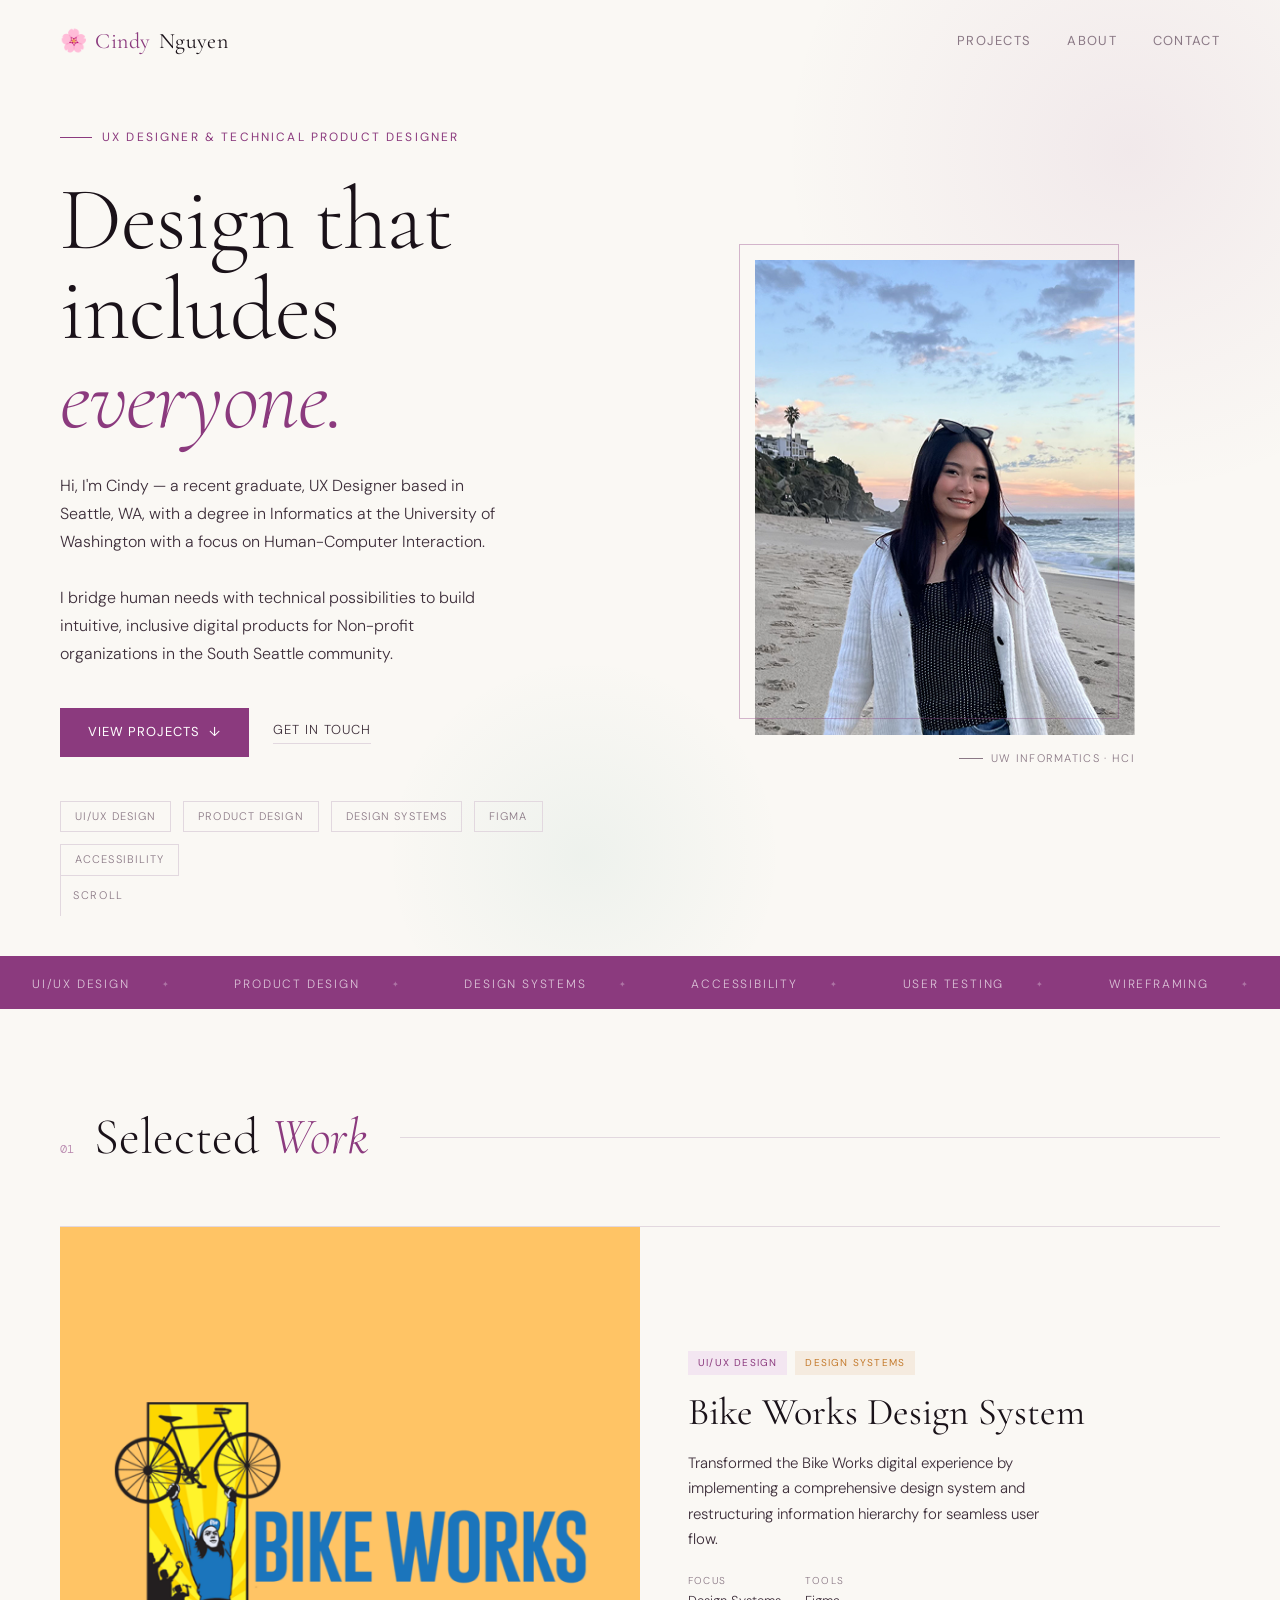
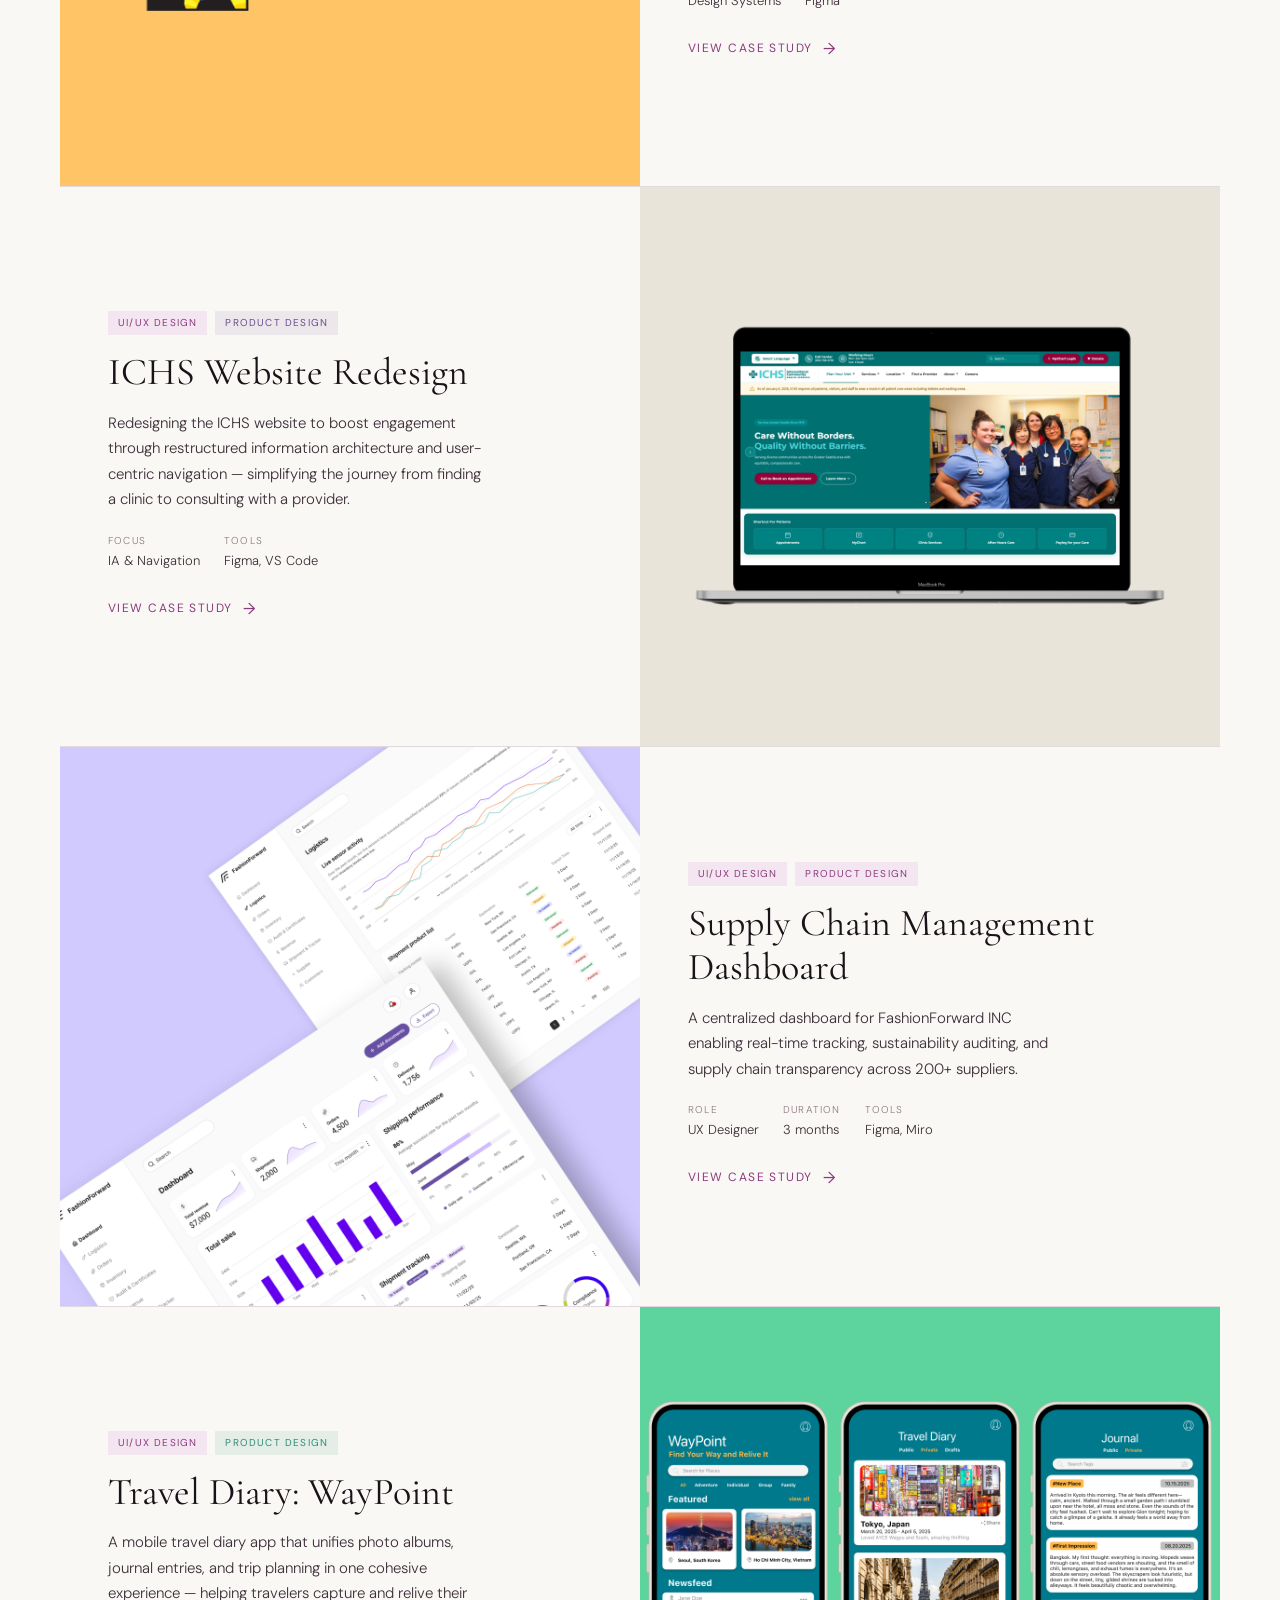
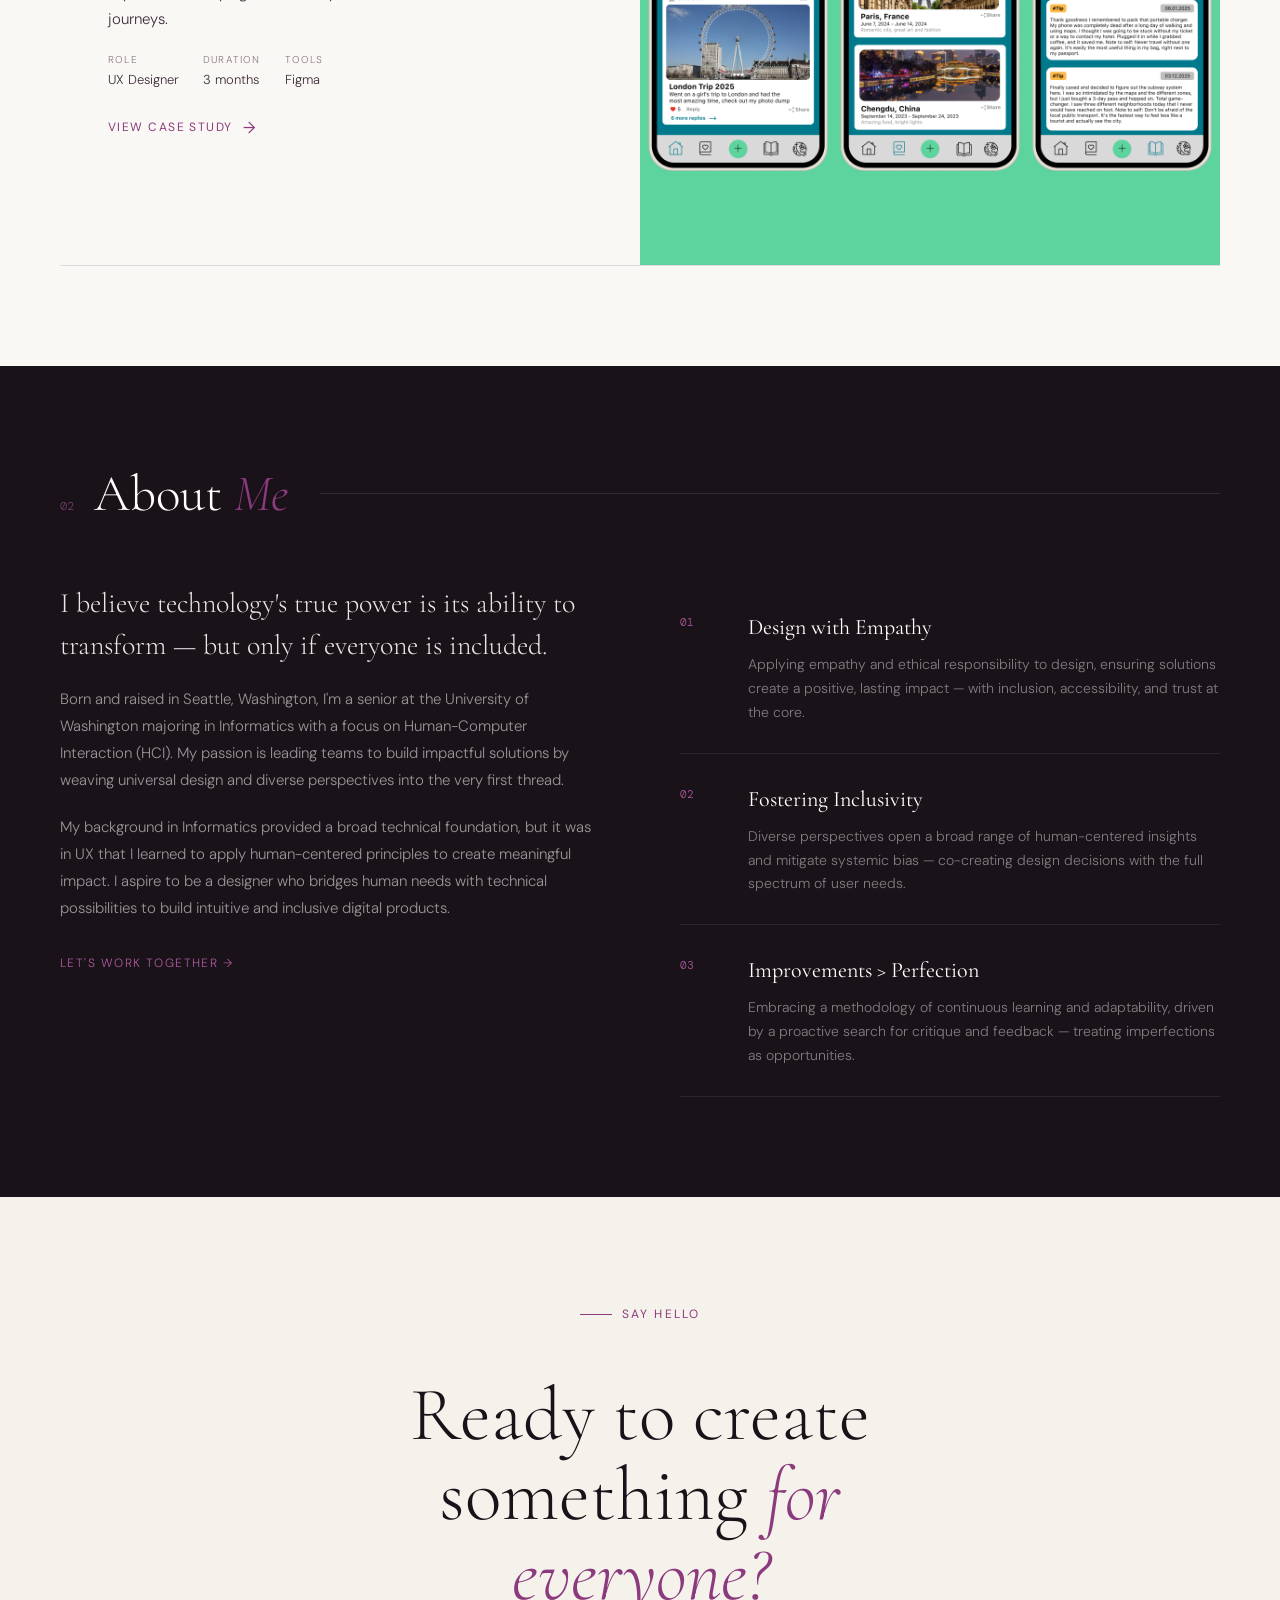
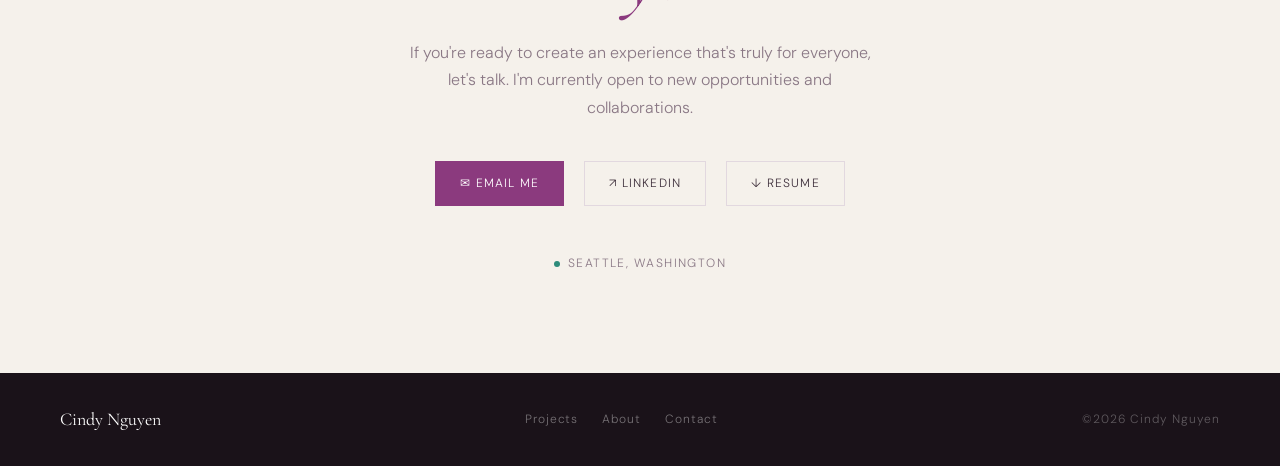
<file: index.html>
<!DOCTYPE html>
<html lang="en">
<head>
<meta charset="UTF-8">
<meta name="viewport" content="width=device-width, initial-scale=1.0">
<title>Cindy Nguyen — UX Designer</title>
<link rel="preconnect" href="https://fonts.googleapis.com">
<link href="https://fonts.googleapis.com/css2?family=Cormorant+Garamond:ital,wght@0,300;0,400;0,600;1,300;1,400&family=DM+Sans:wght@300;400;500&family=DM+Mono:wght@400&display=swap" rel="stylesheet">

<style>
  :root {
    --cream: #FAF8F4;
    --warm-white: #F5F1EB;
    --plum: #8B3A7E;
    --plum-light: #B05AA2;
    --plum-pale: #F3E6F1;
    --ink: #1A1219;
    --ink-soft: #3D2E3A;
    --muted: #8A7885;
    --border: #E2D8DF;
    --teal: #2D8B7A;
    --amber: #C47A2C;
  }

  *, *::before, *::after { box-sizing: border-box; margin: 0; padding: 0; }

  html { scroll-behavior: smooth; }

  body {
    background: var(--cream);
    color: var(--ink);
    font-family: 'DM Sans', sans-serif;
    font-weight: 300;
    line-height: 1.6;
    overflow-x: hidden;
  }

  /* NAV */
  nav {
    position: fixed; top: 0; left: 0; right: 0;
    z-index: 100;
    display: flex; align-items: center; justify-content: space-between;
    padding: 24px 60px;
    mix-blend-mode: normal;
    transition: background 0.4s, padding 0.4s;
  }
  nav.scrolled {
    background: rgba(250,248,244,0.92);
    backdrop-filter: blur(12px);
    padding: 16px 60px;
    border-bottom: 1px solid var(--border);
  }
  .nav-logo {
    font-family: 'Cormorant Garamond', serif;
    font-size: 22px;
    font-weight: 400;
    letter-spacing: 0.02em;
    color: var(--ink);
    text-decoration: none;
    display: flex; align-items: center; gap: 8px;
  }
  .nav-logo span { color: var(--plum); }
  .nav-links { display: flex; gap: 36px; }
  .nav-links a {
    font-size: 13px;
    font-weight: 400;
    letter-spacing: 0.1em;
    text-transform: uppercase;
    color: var(--muted);
    text-decoration: none;
    transition: color 0.2s;
  }
  .nav-links a:hover { color: var(--plum); }

  /* HERO */
  .hero {
    min-height: 100vh;
    display: grid;
    grid-template-columns: 1fr 1fr;
    align-items: center;
    padding: 120px 60px 80px;
    gap: 60px;
    position: relative;
    overflow: hidden;
  }
  .hero::before {
    content: '';
    position: absolute;
    top: -200px; right: -200px;
    width: 700px; height: 700px;
    background: radial-gradient(circle, rgba(139,58,126,0.08) 0%, transparent 70%);
    border-radius: 0%;
    pointer-events: none;
  }
  .hero::after {
    content: '';
    position: absolute;
    bottom: -100px; left: 30%;
    width: 400px; height: 400px;
    background: radial-gradient(circle, rgba(45,139,122,0.06) 0%, transparent 70%);
    border-radius: 0%;
    pointer-events: none;
  }
  .hero-text { position: relative; z-index: 1; }
  .hero-eyebrow {
    display: inline-flex; align-items: center; gap: 10px;
    font-size: 12px; letter-spacing: 0.18em; text-transform: uppercase;
    color: var(--plum); font-weight: 400; margin-bottom: 28px;
    opacity: 0; animation: fadeUp 0.8s 0.2s forwards;
  }
  .hero-eyebrow::before {
    content: ''; display: block;
    width: 32px; height: 1px; background: var(--plum);
  }
  h1 {
    font-family: 'Cormorant Garamond', serif;
    font-size: clamp(52px, 7vw, 92px);
    font-weight: 300;
    line-height: 1.0;
    letter-spacing: -0.01em;
    color: var(--ink);
    opacity: 0; animation: fadeUp 0.9s 0.35s forwards;
  }
  h1 em {
    font-style: italic;
    color: var(--plum);
  }
  .hero-bio {
    margin-top: 28px;
    font-size: 16px; line-height: 1.75;
    color: var(--ink-soft);
    max-width: 440px;
    opacity: 0; animation: fadeUp 0.9s 0.5s forwards;
  }
  .hero-actions {
    margin-top: 40px;
    display: flex; align-items: center; gap: 24px;
    opacity: 0; animation: fadeUp 0.9s 0.65s forwards;
  }
  .btn-primary {
    display: inline-flex; align-items: center; gap: 8px;
    background: var(--plum); color: white;
    padding: 14px 28px;
    font-size: 13px; font-weight: 400; letter-spacing: 0.08em; text-transform: uppercase;
    text-decoration: none; border: none;
    transition: background 0.25s, transform 0.2s;
  }
  .btn-primary:hover { background: var(--plum-light); transform: translateY(-1px); }
  .btn-secondary {
    font-size: 13px; letter-spacing: 0.08em; text-transform: uppercase;
    color: var(--ink-soft); text-decoration: none;
    border-bottom: 1px solid var(--border);
    padding-bottom: 2px;
    transition: color 0.2s, border-color 0.2s;

  }
  .btn-secondary:hover { color: var(--plum); border-color: var(--plum); }

  .hero-visual {
    position: relative; z-index: 1;
    display: flex; align-items: center; justify-content: center;
    opacity: 0; animation: fadeIn 1.2s 0.4s forwards;
  }
  .hero-photo-frame {
    position: relative;
    width: 380px;
  }
  .hero-photo-frame::before {
    content: '';
    position: absolute;
    top: -16px; left: -16px;
    width: 100%; height: 100%;
    border: 1px solid var(--plum);
    opacity: 0.35;
    z-index: 0;
  }
  .hero-photo {
    width: 100%;
    height: auto;
    aspect-ratio: 4/5;
    object-fit: cover;
    display: block;
  }
  .photo-label {
    font-family: 'Cormorant Garamond', serif;
    font-size: 18px; font-style: italic;
    color: var(--plum);
    opacity: 0.7;
  }
  .photo-sub {
    font-size: 11px; letter-spacing: 0.15em; text-transform: uppercase;
    color: var(--muted);
  }
  .hero-caption {
    position: absolute; bottom: -32px; right: 0;
    font-size: 11px; letter-spacing: 0.12em; text-transform: uppercase;
    color: var(--muted);
    display: flex; align-items: center; gap: 8px;
  }
  .hero-caption::before {
    content: ''; width: 24px; height: 1px; background: var(--muted);
  }
  .skills-strip {
    display: flex; gap: 12px; flex-wrap: wrap; margin-top: 44px;
    opacity: 0; animation: fadeUp 0.9s 0.8s forwards;
  }
  .skill-pill {
    font-size: 11px; letter-spacing: 0.1em; text-transform: uppercase;
    padding: 6px 14px;
    border: 1px solid var(--border);
    color: var(--muted);
  }

  /* SECTION WRAPPER */
  section { padding: 100px 60px; }
  .section-header {
    display: flex; align-items: baseline; gap: 20px;
    margin-bottom: 60px;
  }
  .section-num {
    font-family: 'DM Mono', monospace;
    font-size: 12px; color: var(--plum); opacity: 0.6;
  }
  .section-title {
    font-family: 'Cormorant Garamond', serif;
    font-size: clamp(36px, 4vw, 54px);
    font-weight: 300; line-height: 1.1;
    color: var(--ink);
  }
  .section-title em { font-style: italic; color: var(--plum); }
  .section-line {
    flex: 1; height: 1px; background: var(--border); margin-left: 12px;
    align-self: center;
  }

  /* PROJECTS */
  #projects { background: var(--cream); }
  .projects-grid { display: grid; gap: 0; }

  .project-card {
    display: grid;
    grid-template-columns: 1fr 1fr;
    border-top: 1px solid var(--border);
    min-height: 560px;
    transition: background 0.3s;
    position: relative;
    overflow: hidden;
    border-radius: 0;
  }
  .project-card:last-child { border-bottom: 1px solid var(--border); }
  .project-card:hover { background: var(--warm-white); }
  .project-card.reverse { direction: rtl; }
  .project-card.reverse > * { direction: ltr; }

  .project-visual {
    position: relative; overflow: hidden;
    border-radius: 0;
  }
  .project-bg {
    position: absolute; inset: 0;
    border-radius: 0 !important;
    transition: transform 0.6s cubic-bezier(.25,.46,.45,.94);
    image-rendering: -webkit-optimize-contrast;
  }
  .project-card:hover .project-bg { transform: scale(1.03); }
  .project-bg-1 {
    background: url("img/fashion-forward-cover.png") center top/cover no-repeat;
    border-radius: 0 !important;
  }
  .project-bg-2 {
    background: url("img/waypoint-cover.png") center top/cover no-repeat;
    border-radius: 0 !important;
  }
  .project-bg-3 { background: url("img/bike-works-cover.png") center top/cover no-repeat; }
  .project-bg-4 { background: url("img/ichs-cover.png") center top/cover no-repeat; }
  .project-screen {
    position: absolute;
    bottom: 0; left: 50%; transform: translateX(-50%);
    width: 72%;
    background: white;
    /* border-radius: 4px 4px 0 0; */
    padding: 20px;
    box-shadow: 0 -8px 40px rgba(0,0,0,0.15);
    transition: transform 0.6s cubic-bezier(.25,.46,.45,.94);
  }
  .project-card:hover .project-screen { transform: translateX(-50%) translateY(-8px); }
  .screen-bar {
    display: flex; gap: 5px; margin-bottom: 12px;
  }
  .screen-dot { width: 7px; height: 7px; border-radius: 50%; background: var(--border); }
  .screen-row { height: 6px; background: var(--border); border-radius: 3px; margin-bottom: 6px; }
  .screen-row.w80 { width: 80%; }
  .screen-row.w60 { width: 60%; }
  .screen-row.w40 { width: 40%; }
  .screen-row.accent { background: var(--plum); opacity: 0.3; }

  .project-info {
    padding: 48px;
    display: flex; flex-direction: column; justify-content: center;
    gap: 16px;
  }
  .project-tags { display: flex; gap: 8px; flex-wrap: wrap; }
  .tag {
    font-size: 10px; letter-spacing: 0.12em; text-transform: uppercase;
    padding: 4px 10px;
    background: var(--plum-pale);
    color: var(--plum);
    font-weight: 400;
  }
  .tag.teal { background: rgba(45,139,122,0.1); color: var(--teal); }
  .tag.amber { background: rgba(196,122,44,0.1); color: var(--amber); }
  .tag.purple { background: rgba(107,76,143,0.1); color: #6B4C8F; }
  .project-title {
    font-family: 'Cormorant Garamond', serif;
    font-size: clamp(26px, 3vw, 38px);
    font-weight: 400; line-height: 1.15;
    color: var(--ink);
  }
  .project-desc {
    font-size: 15px; line-height: 1.7;
    color: var(--ink-soft);
    max-width: 380px;
  }
  .project-meta {
    display: flex; gap: 24px; margin-top: 4px;
  }
  .meta-item {
    display: flex; flex-direction: column; gap: 2px;
  }
  .meta-label {
    font-size: 10px; letter-spacing: 0.12em; text-transform: uppercase; color: var(--muted);
  }
  .meta-value { font-size: 13px; color: var(--ink-soft); }
  .project-link {
    display: inline-flex; align-items: center; gap: 10px; margin-top: 8px;
    font-size: 12px; letter-spacing: 0.12em; text-transform: uppercase;
    color: var(--plum); text-decoration: none;
    font-weight: 400;
    transition: gap 0.2s;
 width: fit-content;
  }
  .project-link:hover { gap: 16px; }
  .project-link .arrow { font-size: 16px; }
  .coming-soon-badge {
    display: inline-flex; align-items: center; gap: 6px;
    font-size: 10px; letter-spacing: 0.15em; text-transform: uppercase;
    color: var(--muted);
    padding: 6px 14px; border: 1px dashed var(--border);
    width: fit-content; margin-top: 8px;
  }
  .coming-soon-badge::before {
    content: ''; width: 6px; height: 6px; border-radius: 50%;
    background: var(--muted); opacity: 0.5;
  }

  /* ABOUT */
  #about {
    background: var(--ink);
    color: white;
  }
  #about .section-title { color: white; }
  #about .section-num { color: var(--plum-light); }
  #about .section-line { background: rgba(255,255,255,0.1); }
  .about-grid {
    display: grid;
    grid-template-columns: 1fr 1fr;
    gap: 80px;
    align-items: start;
  }
  .about-text {
    display: flex; flex-direction: column; gap: 20px;
  }
  .about-lead {
    font-family: 'Cormorant Garamond', serif;
    font-size: clamp(20px, 2.5vw, 28px);
    font-weight: 300; line-height: 1.5;
    color: rgba(255,255,255,0.9);
  }
  .about-body {
    font-size: 15px; line-height: 1.8;
    color: rgba(255,255,255,0.55);
  }
  .about-link {
    display: inline-flex; align-items: center; gap: 8px; margin-top: 12px;
    font-size: 12px; letter-spacing: 0.12em; text-transform: uppercase;
    color: var(--plum-light); text-decoration: none;
    transition: gap 0.2s; cursor: none; width: fit-content;
  }
  .about-link:hover { gap: 14px; }
  .values-grid {
    display: flex; flex-direction: column; gap: 0;
  }
  .value-item {
    padding: 28px 0;
    border-bottom: 1px solid rgba(255,255,255,0.08);
    display: grid; grid-template-columns: 48px 1fr; gap: 20px; align-items: start;
  }
  .value-num {
    font-family: 'DM Mono', monospace;
    font-size: 11px; color: var(--plum-light);
    padding-top: 4px;
  }
  .value-title {
    font-family: 'Cormorant Garamond', serif;
    font-size: 22px; font-weight: 400;
    color: white; margin-bottom: 8px;
  }
  .value-desc { font-size: 14px; line-height: 1.7; color: rgba(255,255,255,0.45); }

  /* CONTACT */
  #contact { background: var(--warm-white); text-align: center; }
  .contact-inner { max-width: 640px; margin: 0 auto; }
  .contact-headline {
    font-family: 'Cormorant Garamond', serif;
    font-size: clamp(42px, 6vw, 76px);
    font-weight: 300; line-height: 1.05;
    color: var(--ink); margin: 24px 0;
  }
  .contact-headline em { font-style: italic; color: var(--plum); }
  .contact-sub {
    font-size: 16px; line-height: 1.7; color: var(--muted);
    max-width: 480px; margin: 0 auto 40px;
  }
  .contact-links {
    display: flex; align-items: center; justify-content: center; gap: 20px; flex-wrap: wrap;
    margin-top: 12px;
  }
  .contact-link {
    display: inline-flex; align-items: center; gap: 8px;
    font-size: 12px; letter-spacing: 0.1em; text-transform: uppercase;
    color: var(--ink-soft); text-decoration: none;
    padding: 12px 24px; border: 1px solid var(--border);
    transition: all 0.25s; cursor: none;
  }
  .contact-link:hover { border-color: var(--plum); color: var(--plum); background: var(--plum-pale); }
  .contact-link.primary-link {
    background: var(--plum); color: white; border-color: var(--plum);
  }
  .contact-link.primary-link:hover { background: var(--plum-light); border-color: var(--plum-light); }
  .location-tag {
    margin-top: 48px;
    font-size: 12px; letter-spacing: 0.12em; text-transform: uppercase;
    color: var(--muted);
    display: flex; align-items: center; justify-content: center; gap: 8px;
  }
  .location-dot {
    width: 6px; height: 6px; border-radius: 50%;
    background: var(--teal);
    animation: pulse 2s infinite;
  }

  /* FOOTER */
  footer {
    background: var(--ink);
    padding: 32px 60px;
    display: flex; align-items: center; justify-content: space-between;
  }
  .footer-logo {
    font-family: 'Cormorant Garamond', serif;
    font-size: 18px; font-weight: 400; color: white;
    text-decoration: none;
  }
  .footer-copy {
    font-size: 12px; letter-spacing: 0.08em;
    color: rgba(255,255,255,0.3);
  }
  .footer-links { display: flex; gap: 24px; }
  .footer-links a {
    font-size: 12px; letter-spacing: 0.08em;
    color: rgba(255,255,255,0.4); text-decoration: none;
    transition: color 0.2s;
  }
  .footer-links a:hover { color: var(--plum-light); }

  /* SCROLL INDICATOR */
  .scroll-indicator {
    position: absolute; bottom: 40px; left: 60px;
    display: flex; align-items: center; gap: 12px;
    font-size: 11px; letter-spacing: 0.15em; text-transform: uppercase;
    color: var(--muted);
    opacity: 0; animation: fadeIn 1s 1.2s forwards;
  }
  .scroll-line {
    width: 1px; height: 40px; background: var(--border);
    position: relative; overflow: hidden;
  }
  .scroll-line::after {
    content: '';
    position: absolute; top: -100%; left: 0;
    width: 100%; height: 100%;
    background: var(--plum);
    animation: scrollDown 1.5s 1.5s infinite;
  }

  /* MARQUEE */
  .marquee-wrap {
    background: var(--plum);
    overflow: hidden;
    padding: 14px 0;
    white-space: nowrap;
  }
  .marquee-track {
    display: inline-flex; gap: 0;
    animation: marquee 20s linear infinite;
  }
  .marquee-item {
    font-size: 12px; letter-spacing: 0.15em; text-transform: uppercase;
    color: rgba(255,255,255,0.7);
    padding: 0 32px;
    display: inline-flex; align-items: center; gap: 32px;
  }
  .marquee-item::after {
    content: '✦';
    color: rgba(255,255,255,0.3);
    font-size: 8px;
  }

  /* ANIMATIONS */
  @keyframes fadeUp {
    from { opacity: 0; transform: translateY(24px); }
    to { opacity: 1; transform: translateY(0); }
  }
  @keyframes fadeIn {
    from { opacity: 0; }
    to { opacity: 1; }
  }
  @keyframes scrollDown {
    0% { top: -100%; }
    100% { top: 100%; }
  }
  @keyframes marquee {
    from { transform: translateX(0); }
    to { transform: translateX(-50%); }
  }
  @keyframes pulse {
    0%, 100% { transform: scale(1); opacity: 1; }
    50% { transform: scale(1.5); opacity: 0.6; }
  }

  /* Scroll reveal */
  .reveal {
    opacity: 0; transform: translateY(30px);
    transition: opacity 0.8s cubic-bezier(.25,.46,.45,.94), transform 0.8s cubic-bezier(.25,.46,.45,.94);
  }
  .reveal.visible { opacity: 1; transform: translateY(0); }
  .reveal-delay-1 { transition-delay: 0.1s; }
  .reveal-delay-2 { transition-delay: 0.2s; }
  .reveal-delay-3 { transition-delay: 0.3s; }

  /* RESPONSIVE */
  @media (max-width: 900px) {
    nav, section, footer { padding-left: 28px; padding-right: 28px; }
    nav.scrolled { padding-left: 28px; padding-right: 28px; }
    .hero { grid-template-columns: 1fr; padding: 120px 28px 60px; }
    .hero-visual { display: flex; justify-content: center; }
    .hero-photo-frame { width: 100%; max-width: 380px; }
    .project-card, .project-card.reverse { grid-template-columns: 1fr; direction: ltr; }
    .project-visual { height: 360px; }
    .about-grid { grid-template-columns: 1fr; gap: 48px; }
    .scroll-indicator { left: 28px; }
  }
</style>
</head>
<body>

<!-- NAV -->
<nav id="nav">
  <a href="#" class="nav-logo">🌸 <span>Cindy</span> Nguyen</a>
  <div class="nav-links">
    <a href="#projects">Projects</a>
    <a href="#about">About</a>
    <a href="#contact">Contact</a>
  </div>
</nav>

<!-- HERO -->
<section class="hero" id="home">
  <div class="hero-text">
    <div class="hero-eyebrow">UX Designer &amp; Technical Product Designer</div>
    <h1>Design that<br>includes <em>everyone.</em></h1>
    <p class="hero-bio">
      Hi, I'm Cindy — a recent graduate, UX Designer based in Seattle, WA, with a degree in Informatics at the University of Washington with a focus on Human-Computer Interaction. 
      <p class="hero-bio">
        I bridge human needs with technical possibilities to build intuitive, inclusive digital products for Non-profit organizations in the South Seattle community.
      </p>
    </p>
    <div class="hero-actions">
      <a href="#projects" class="btn-primary">View Projects <span>↓</span></a>
      <a href="#contact" class="btn-secondary">Get in Touch</a>
    </div>
    <div class="skills-strip">
      <span class="skill-pill">UI/UX Design</span>
      <span class="skill-pill">Product Design</span>
      <span class="skill-pill">Design Systems</span>
      <span class="skill-pill">Figma</span>
      <span class="skill-pill">Accessibility</span>
    </div>
  </div>
  <div class="hero-visual">
    <div class="hero-photo-frame">
      <img class="hero-photo" src="img/cindy-pfp.png" alt="Cindy Nguyen" />
      <div class="hero-caption">UW Informatics · HCI</div>
    </div>
  </div>
  <div class="scroll-indicator">
    <div class="scroll-line"></div>
    Scroll
  </div>
</section>

<!-- MARQUEE -->
<div class="marquee-wrap">
  <div class="marquee-track">
    <span class="marquee-item">UI/UX Design</span>
    <span class="marquee-item">Product Design</span>
    <span class="marquee-item">Design Systems</span>
    <span class="marquee-item">Accessibility</span>
    <span class="marquee-item">User Testing</span>
    <span class="marquee-item">Wireframing</span>
    <span class="marquee-item">Prototyping</span>
    <span class="marquee-item">Information Architecture</span>
    <span class="marquee-item">Figma</span>
    <span class="marquee-item">Human-Centered Design</span>
    <span class="marquee-item">UI/UX Design</span>
    <span class="marquee-item">UX Research</span>
    <span class="marquee-item">Design Systems</span>
    <span class="marquee-item">Accessibility</span>
    <span class="marquee-item">User Testing</span>
    <span class="marquee-item">Wireframing</span>
    <span class="marquee-item">Prototyping</span>
    <span class="marquee-item">Information Architecture</span>
    <span class="marquee-item">Figma</span>
    <span class="marquee-item">Human-Centered Design</span>
  </div>
</div>

<!-- PROJECTS -->
<section id="projects">
  <div class="section-header reveal">
    <span class="section-num">01</span>
    <h2 class="section-title">Selected <em>Work</em></h2>
    <div class="section-line"></div>
  </div>

  <div class="projects-grid">

    <!-- Project 1 BIKE WORKS -->
    <div class="project-card reveal">
      <div class="project-visual">
        <div class="project-bg project-bg-3"></div>
      </div>
      <div class="project-info">
        <div class="project-tags">
          <span class="tag">UI/UX Design</span>
          <span class="tag amber">Design Systems</span>
        </div>
        <h3 class="project-title">Bike Works Design System</h3>
        <p class="project-desc">Transformed the Bike Works digital experience by implementing a comprehensive design system and restructuring information hierarchy for seamless user flow.</p>
        <div class="project-meta">
          <div class="meta-item">
            <span class="meta-label">Focus</span>
            <span class="meta-value">Design Systems</span>
          </div>
          <div class="meta-item">
            <span class="meta-label">Tools</span>
            <span class="meta-value">Figma</span>
          </div>
        </div>
        <a href="BikeWorks.html" class="project-link">View Case Study <span class="arrow">→</span></a>
        <!-- <span class="coming-soon-badge">Coming Soon</span> -->
      </div>
    </div>

    <!-- Project 2 ICHS WEB REDESIGN -->
    <div class="project-card reverse reveal">
      <div class="project-visual">
        <div class="project-bg project-bg-4"></div>
      </div>
      <div class="project-info">
        <div class="project-tags">
          <span class="tag">UI/UX Design</span>
          <span class="tag purple">Product Design</span>
        </div>
        <h3 class="project-title">ICHS Website Redesign</h3>
        <p class="project-desc">Redesigning the ICHS website to boost engagement through restructured information architecture and user-centric navigation — simplifying the journey from finding a clinic to consulting with a provider.</p>
        <div class="project-meta">
          <div class="meta-item">
            <span class="meta-label">Focus</span>
            <span class="meta-value">IA &amp; Navigation</span>
          </div>
          <div class="meta-item">
            <span class="meta-label">Tools</span>
            <span class="meta-value">Figma, VS Code</span>
          </div>
        </div>
        <!-- <span class="coming-soon-badge">Coming Soon</span> -->
        <a href="ichs.html" class="project-link">View Case Study <span class="arrow">→</span></a>
      </div>
    </div>

    <!-- Project 3 FASHIONFORWARD -->
    <div class="project-card reveal">
      <div class="project-visual">
        <div class="project-bg project-bg-1"></div>
      </div>
      <div class="project-info">
        <div class="project-tags">
          <span class="tag">UI/UX Design</span>
          <span class="tag">Product Design</span>
        </div>
        <h3 class="project-title">Supply Chain Management Dashboard</h3>
        <p class="project-desc">A centralized dashboard for FashionForward INC enabling real-time tracking, sustainability auditing, and supply chain transparency across 200+ suppliers.</p>
        <div class="project-meta">
          <div class="meta-item">
            <span class="meta-label">Role</span>
            <span class="meta-value">UX Designer</span>
          </div>
          <div class="meta-item">
            <span class="meta-label">Duration</span>
            <span class="meta-value">3 months</span>
          </div>
          <div class="meta-item">
            <span class="meta-label">Tools</span>
            <span class="meta-value">Figma, Miro</span>
          </div>
        </div>
        <a href="FashionForward.html" class="project-link">View Case Study <span class="arrow">→</span></a>
      </div>
    </div>

    <!-- Project 4 WAYPOINT -->
    <div class="project-card reverse reveal">
      <div class="project-visual">
        <div class="project-bg project-bg-2"></div>
      </div>
      <div class="project-info">
        <div class="project-tags">
          <span class="tag">UI/UX Design</span>
          <span class="tag teal">Product Design</span>
        </div>
        <h3 class="project-title">Travel Diary: WayPoint</h3>
        <p class="project-desc">A mobile travel diary app that unifies photo albums, journal entries, and trip planning in one cohesive experience — helping travelers capture and relive their journeys.</p>
        <div class="project-meta">
          <div class="meta-item">
            <span class="meta-label">Role</span>
            <span class="meta-value">UX Designer</span>
          </div>
          <div class="meta-item">
            <span class="meta-label">Duration</span>
            <span class="meta-value">3 months</span>
          </div>
          <div class="meta-item">
            <span class="meta-label">Tools</span>
            <span class="meta-value">Figma</span>
          </div>
        </div>
        <a href="Waypoint.html" class="project-link">View Case Study <span class="arrow">→</span></a>
      </div>
    </div>

    

  </div>
</section>

<!-- ABOUT -->
<section id="about">
  <div class="section-header reveal">
    <span class="section-num">02</span>
    <h2 class="section-title">About <em>Me</em></h2>
    <div class="section-line"></div>
  </div>
  <div class="about-grid">
    <div class="about-text reveal">
      <p class="about-lead">
        I believe technology's true power is its ability to transform — but only if everyone is included.
      </p>
      <p class="about-body">
        Born and raised in Seattle, Washington, I'm a senior at the University of Washington majoring in Informatics with a focus on Human-Computer Interaction (HCI). My passion is leading teams to build impactful solutions by weaving universal design and diverse perspectives into the very first thread.
      </p>
      <p class="about-body">
        My background in Informatics provided a broad technical foundation, but it was in UX that I learned to apply human-centered principles to create meaningful impact. I aspire to be a designer who bridges human needs with technical possibilities to build intuitive and inclusive digital products.
      </p>
      <a href="#contact" class="about-link">Let's work together →</a>
    </div>
    <div class="values-grid reveal reveal-delay-2">
      <div class="value-item">
        <span class="value-num">01</span>
        <div>
          <div class="value-title">Design with Empathy</div>
          <p class="value-desc">Applying empathy and ethical responsibility to design, ensuring solutions create a positive, lasting impact — with inclusion, accessibility, and trust at the core.</p>
        </div>
      </div>
      <div class="value-item">
        <span class="value-num">02</span>
        <div>
          <div class="value-title">Fostering Inclusivity</div>
          <p class="value-desc">Diverse perspectives open a broad range of human-centered insights and mitigate systemic bias — co-creating design decisions with the full spectrum of user needs.</p>
        </div>
      </div>
      <div class="value-item">
        <span class="value-num">03</span>
        <div>
          <div class="value-title">Improvements &gt; Perfection</div>
          <p class="value-desc">Embracing a methodology of continuous learning and adaptability, driven by a proactive search for critique and feedback — treating imperfections as opportunities.</p>
        </div>
      </div>
    </div>
  </div>
</section>

<!-- CONTACT -->
<section id="contact">
  <div class="contact-inner">
    <div class="hero-eyebrow" style="justify-content: center; opacity: 1;" class="reveal">Say Hello</div>
    <h2 class="contact-headline reveal">Ready to create<br>something <em>for everyone?</em></h2>
    <p class="contact-sub reveal">
      If you're ready to create an experience that's truly for everyone, let's talk. I'm currently open to new opportunities and collaborations.
    </p>
    <div class="contact-links reveal">
      <a href="mailto:yourname@example.com" class="contact-link primary-link">✉ Email Me</a>
      <a href="https://www.linkedin.com/in/cindy-nguyen037" class="contact-link">↗ LinkedIn</a>
      <a href="img/design-portfolio-2026.pdf" class="contact-link">↓ Resume</a>
    </div>
    <div class="location-tag reveal">
      <div class="location-dot"></div>
      Seattle, Washington
    </div>
  </div>
</section>

<!-- FOOTER -->
<footer>
  <a href="#" class="footer-logo">Cindy Nguyen</a>
  <div class="footer-links">
    <a href="#projects">Projects</a>
    <a href="#about">About</a>
    <a href="#contact">Contact</a>
  </div>
  <span class="footer-copy">©2026 Cindy Nguyen</span>
</footer>

<script data-cfasync="false"></script><script>
  // Sticky nav
  const nav = document.getElementById('nav');
  window.addEventListener('scroll', () => {
    nav.classList.toggle('scrolled', window.scrollY > 60);
  });

  // Scroll reveal
  const revealEls = document.querySelectorAll('.reveal');
  const io = new IntersectionObserver((entries) => {
    entries.forEach(e => { if (e.isIntersecting) { e.target.classList.add('visible'); io.unobserve(e.target); } });
  }, { threshold: 0.12 });
  revealEls.forEach(el => io.observe(el));
</script>
</body>
</html>
</file>
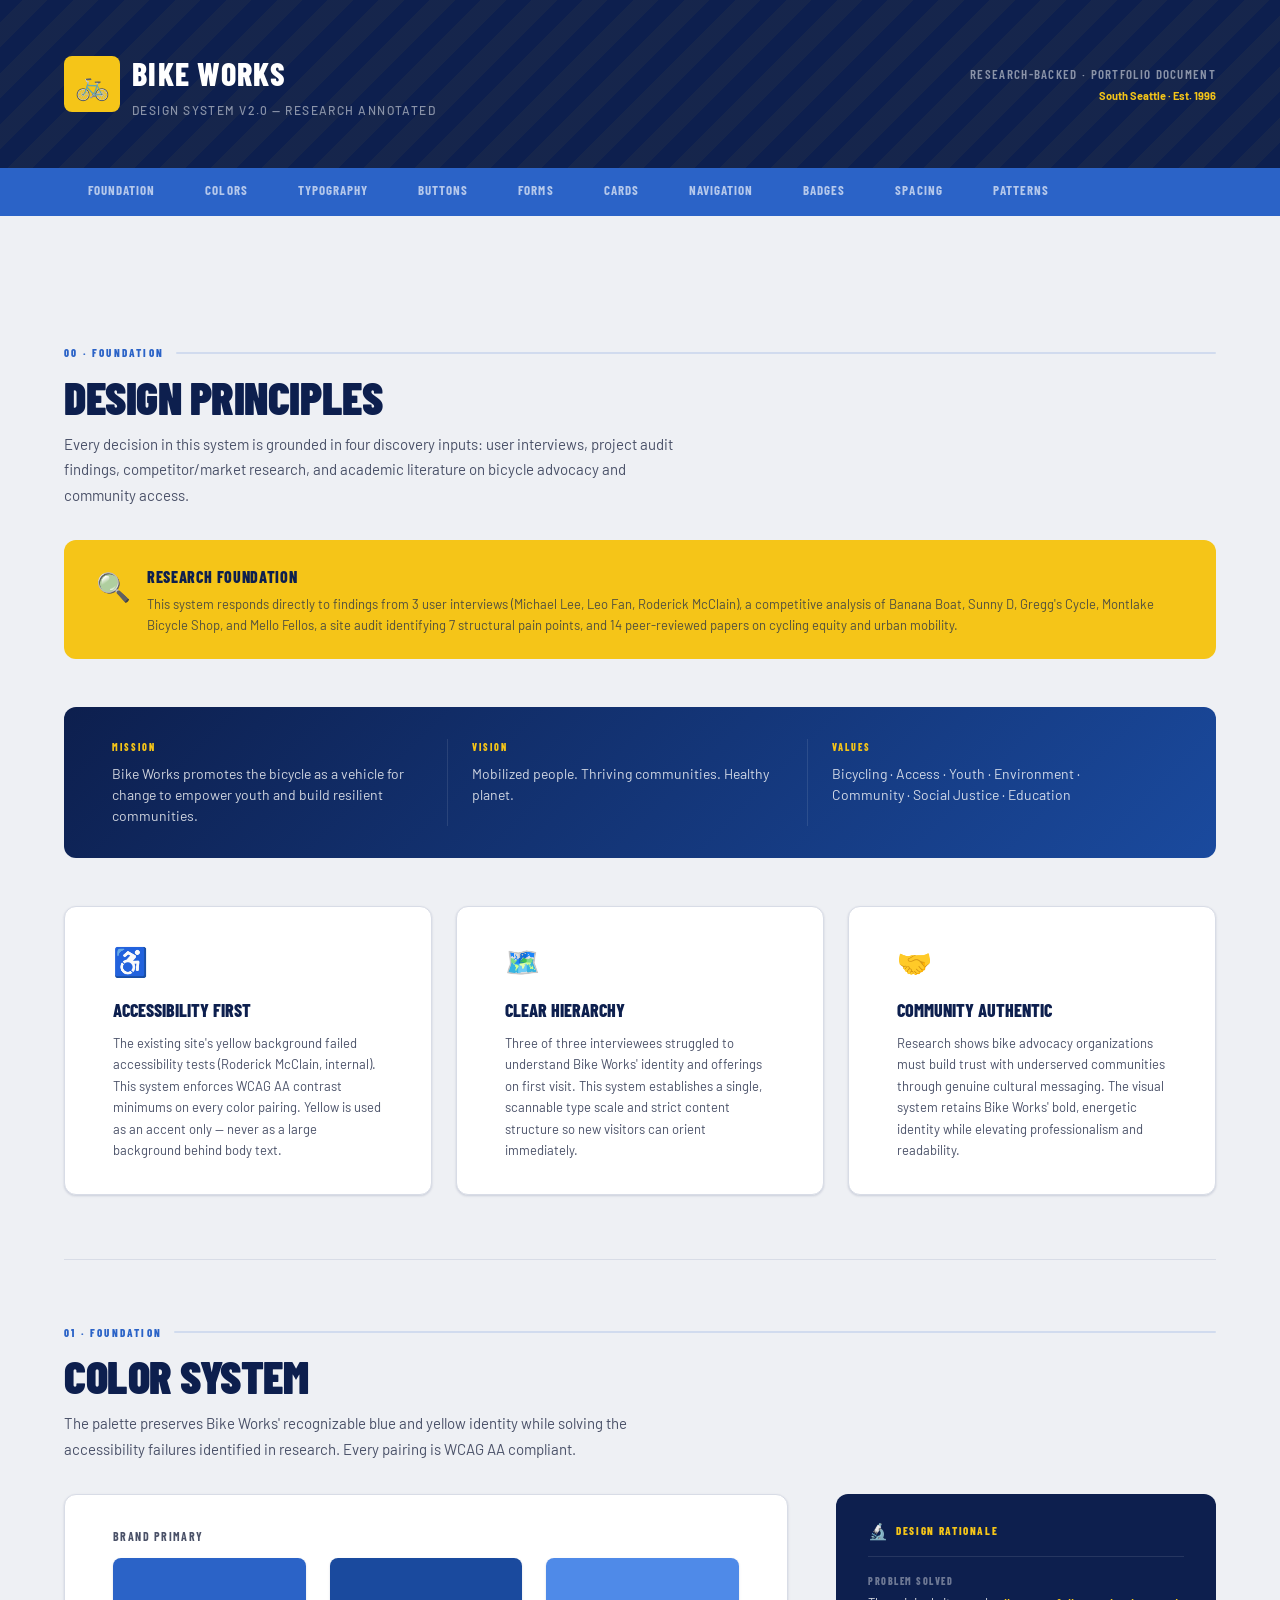
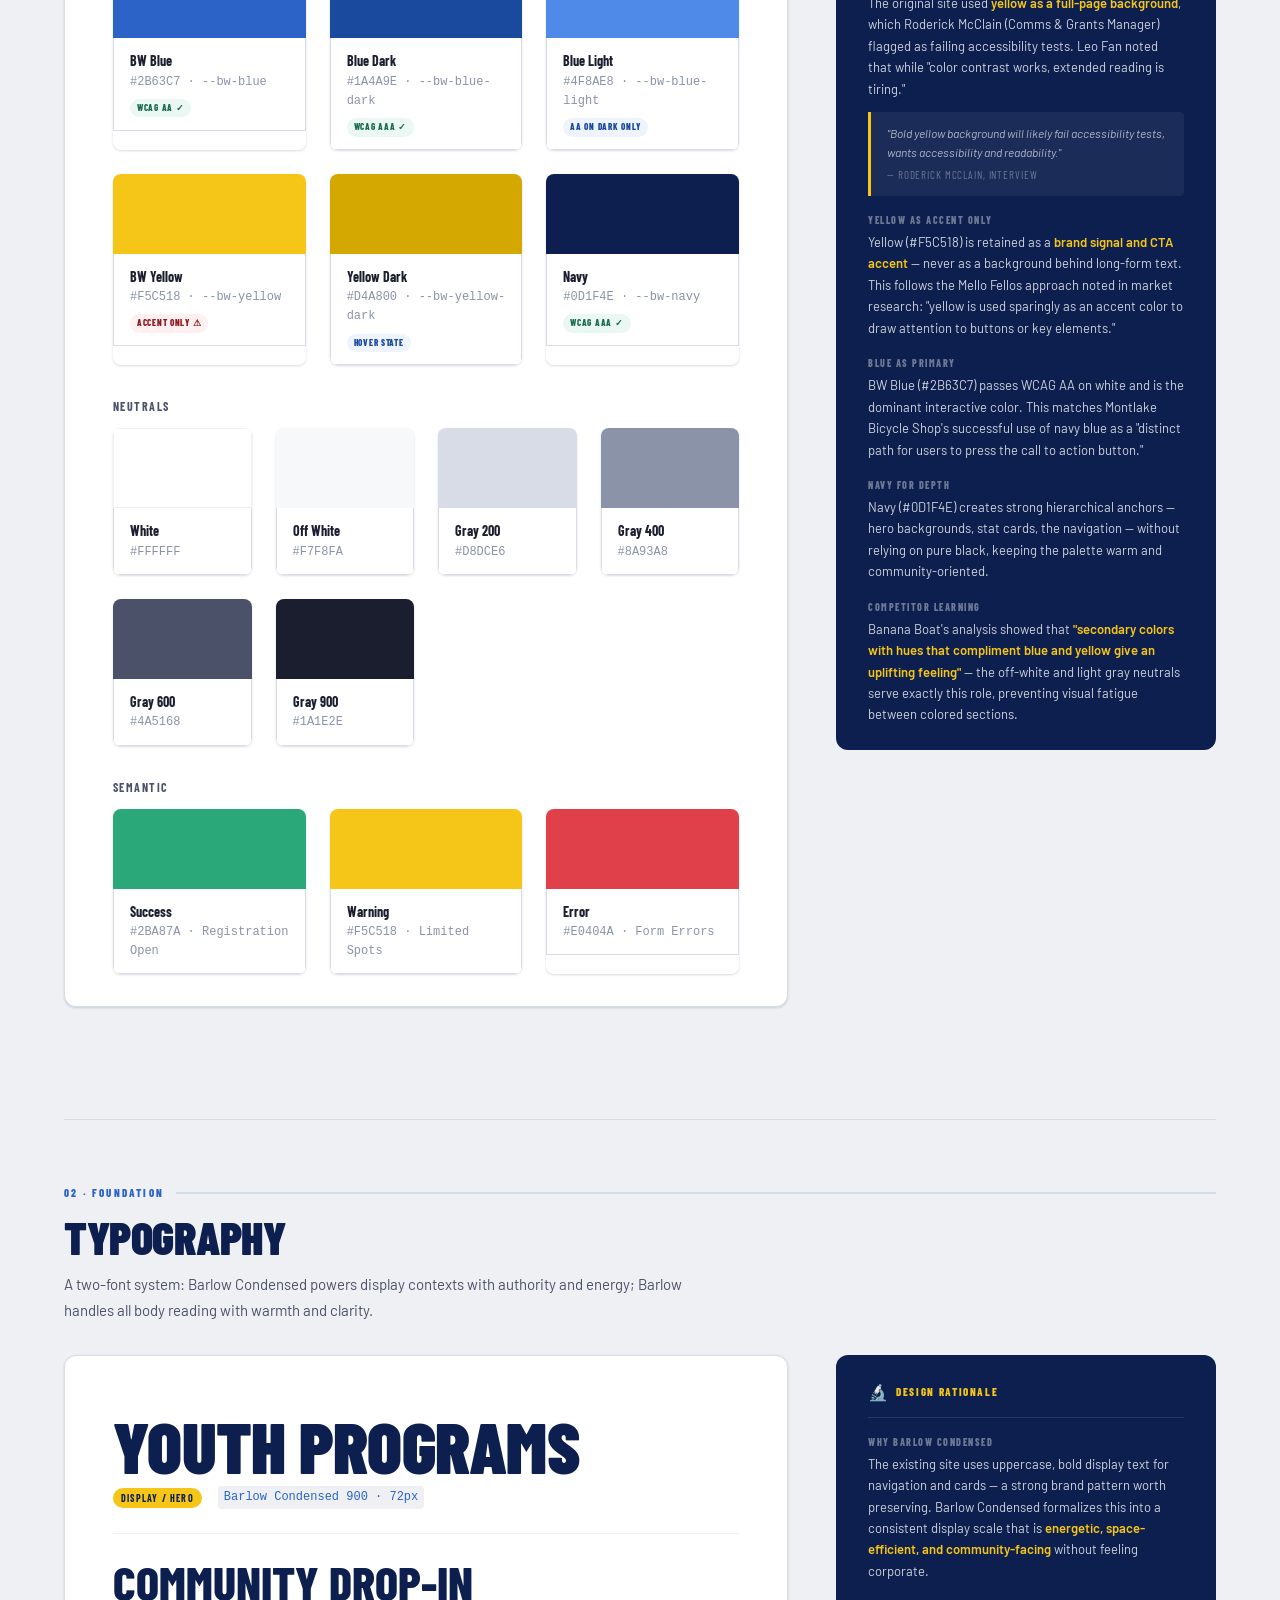
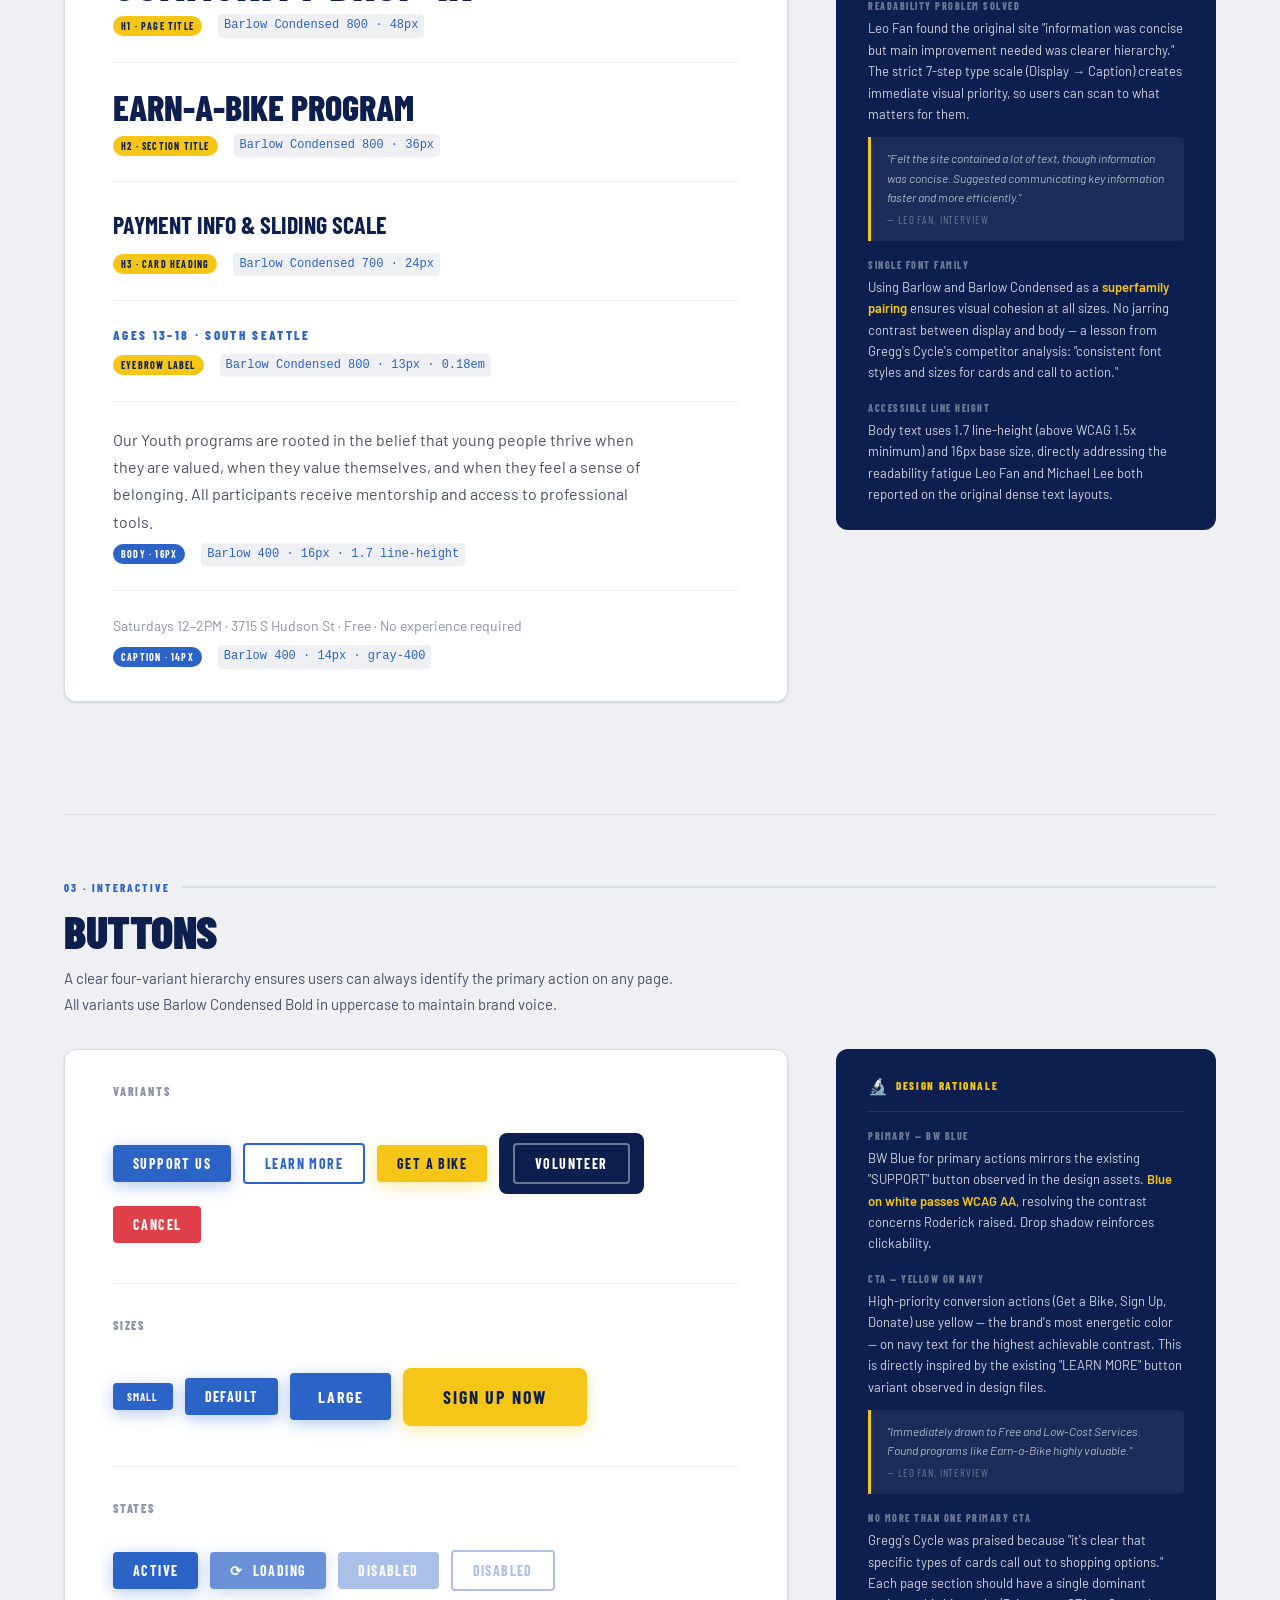
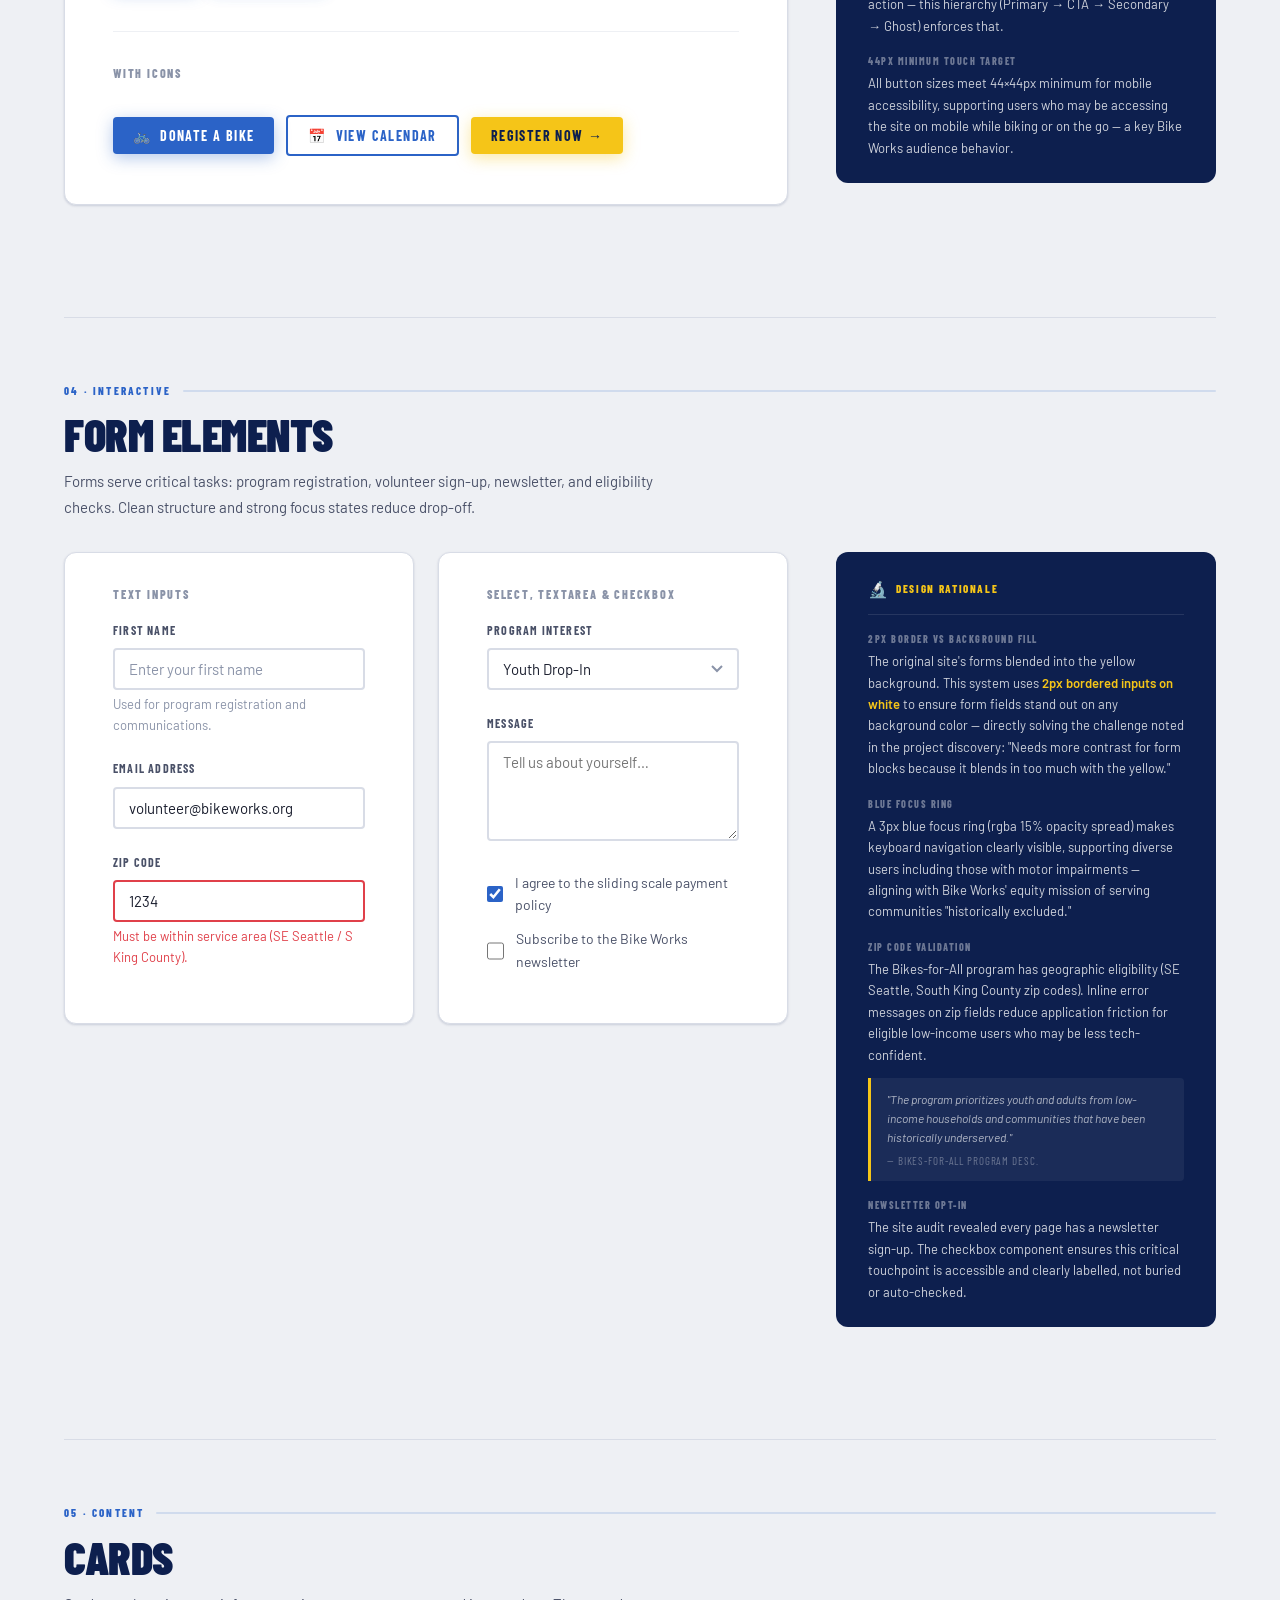
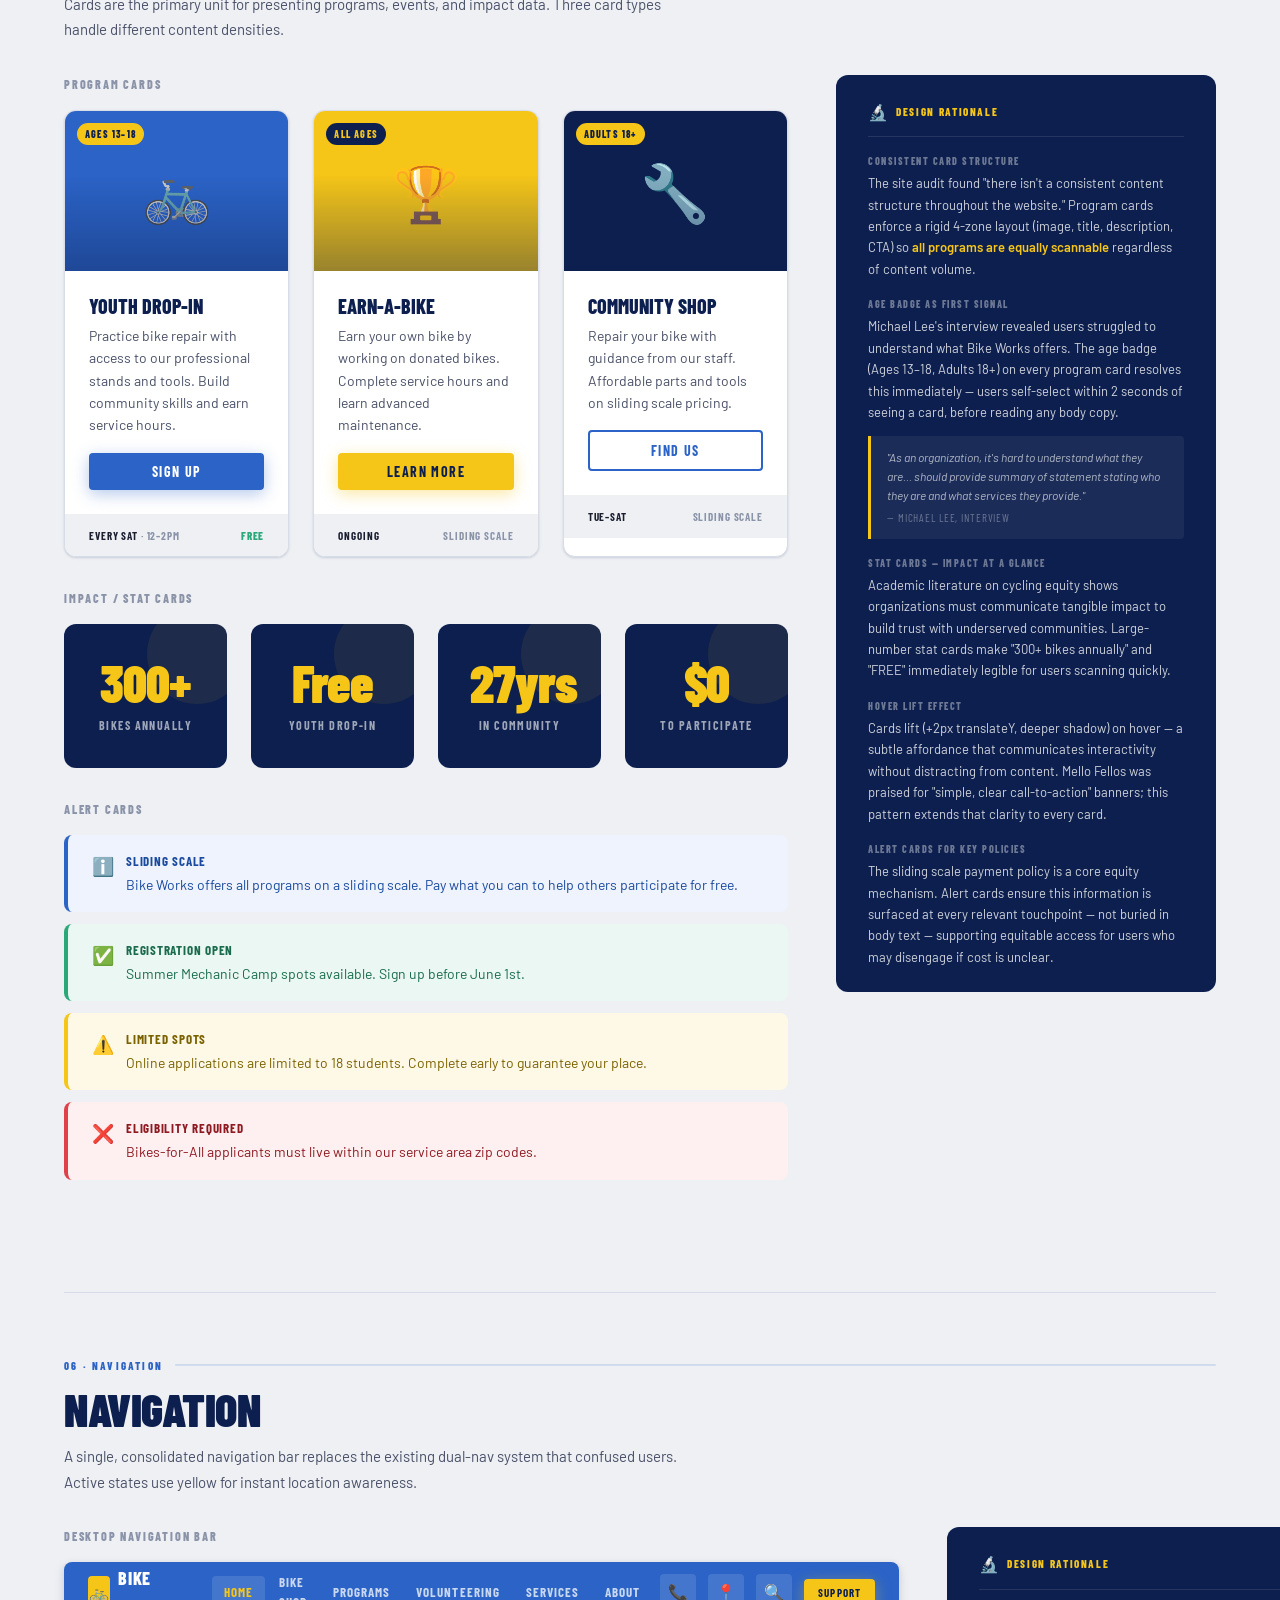
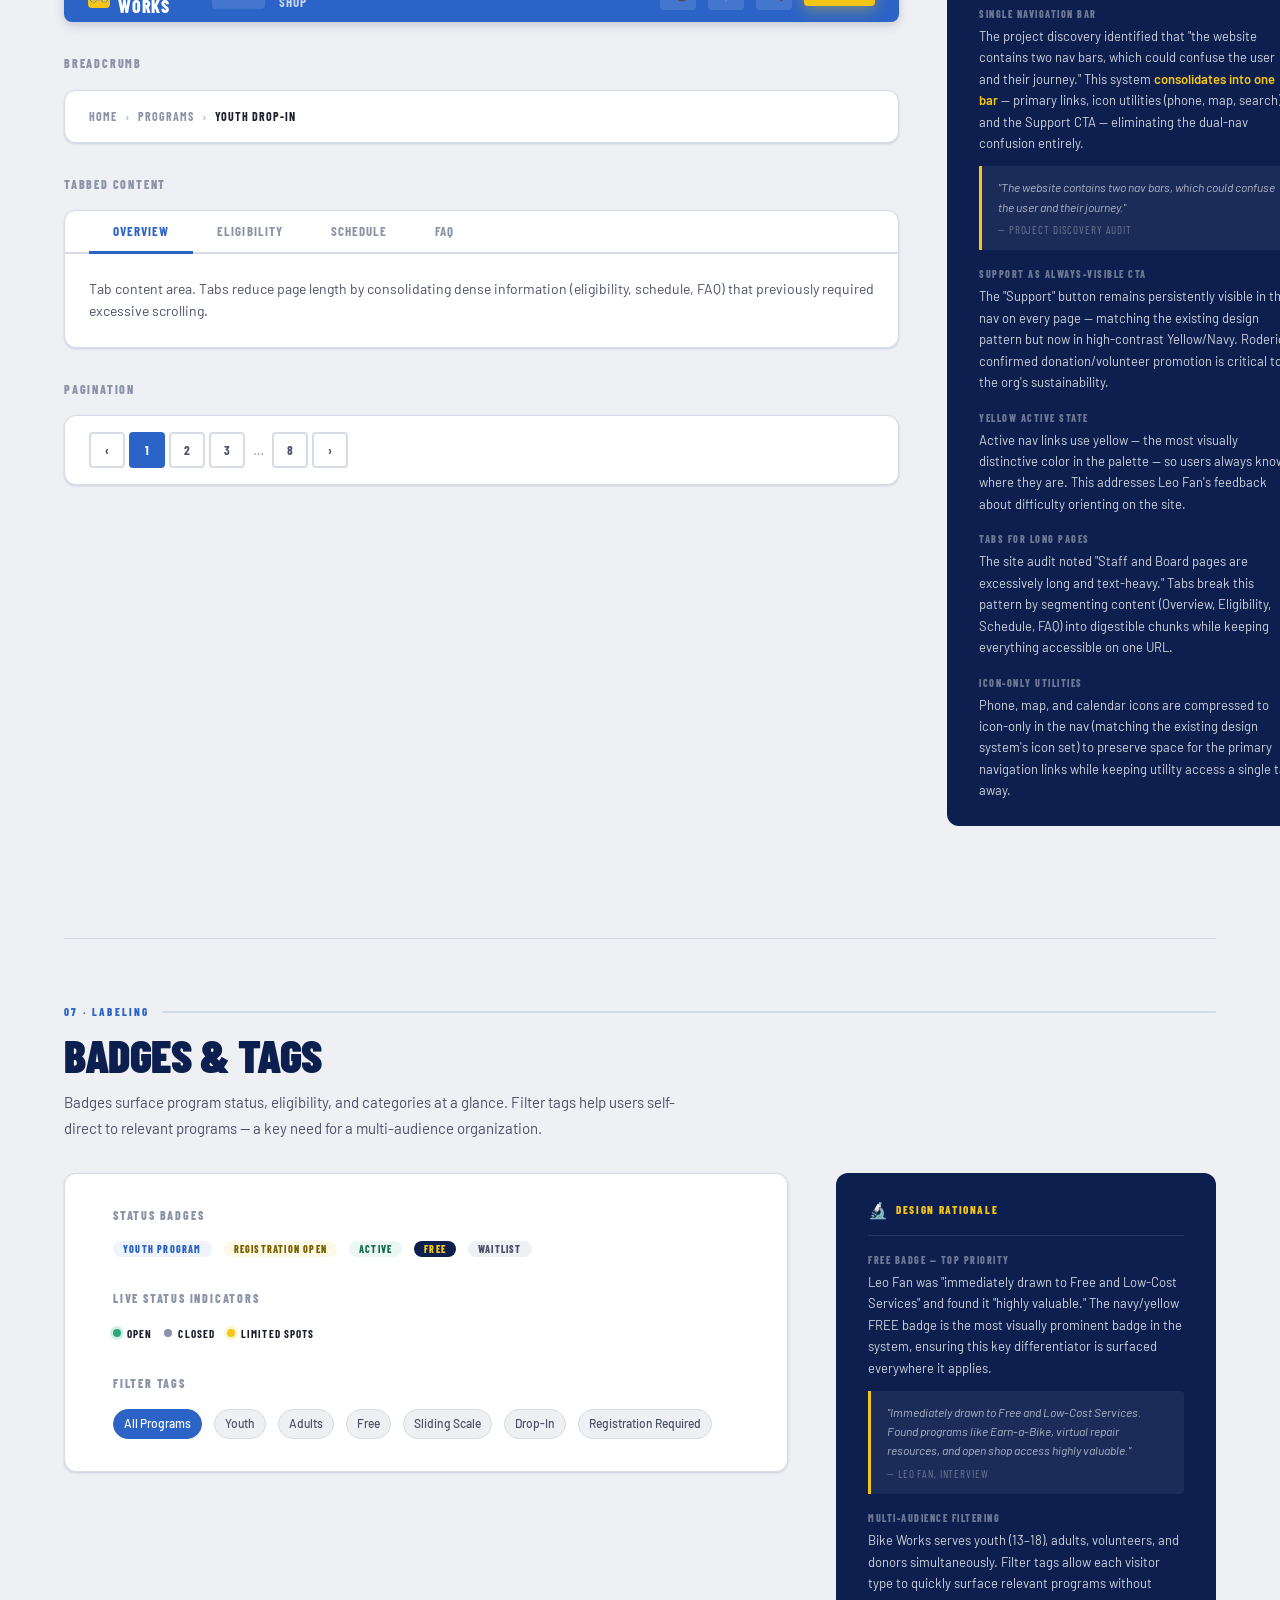
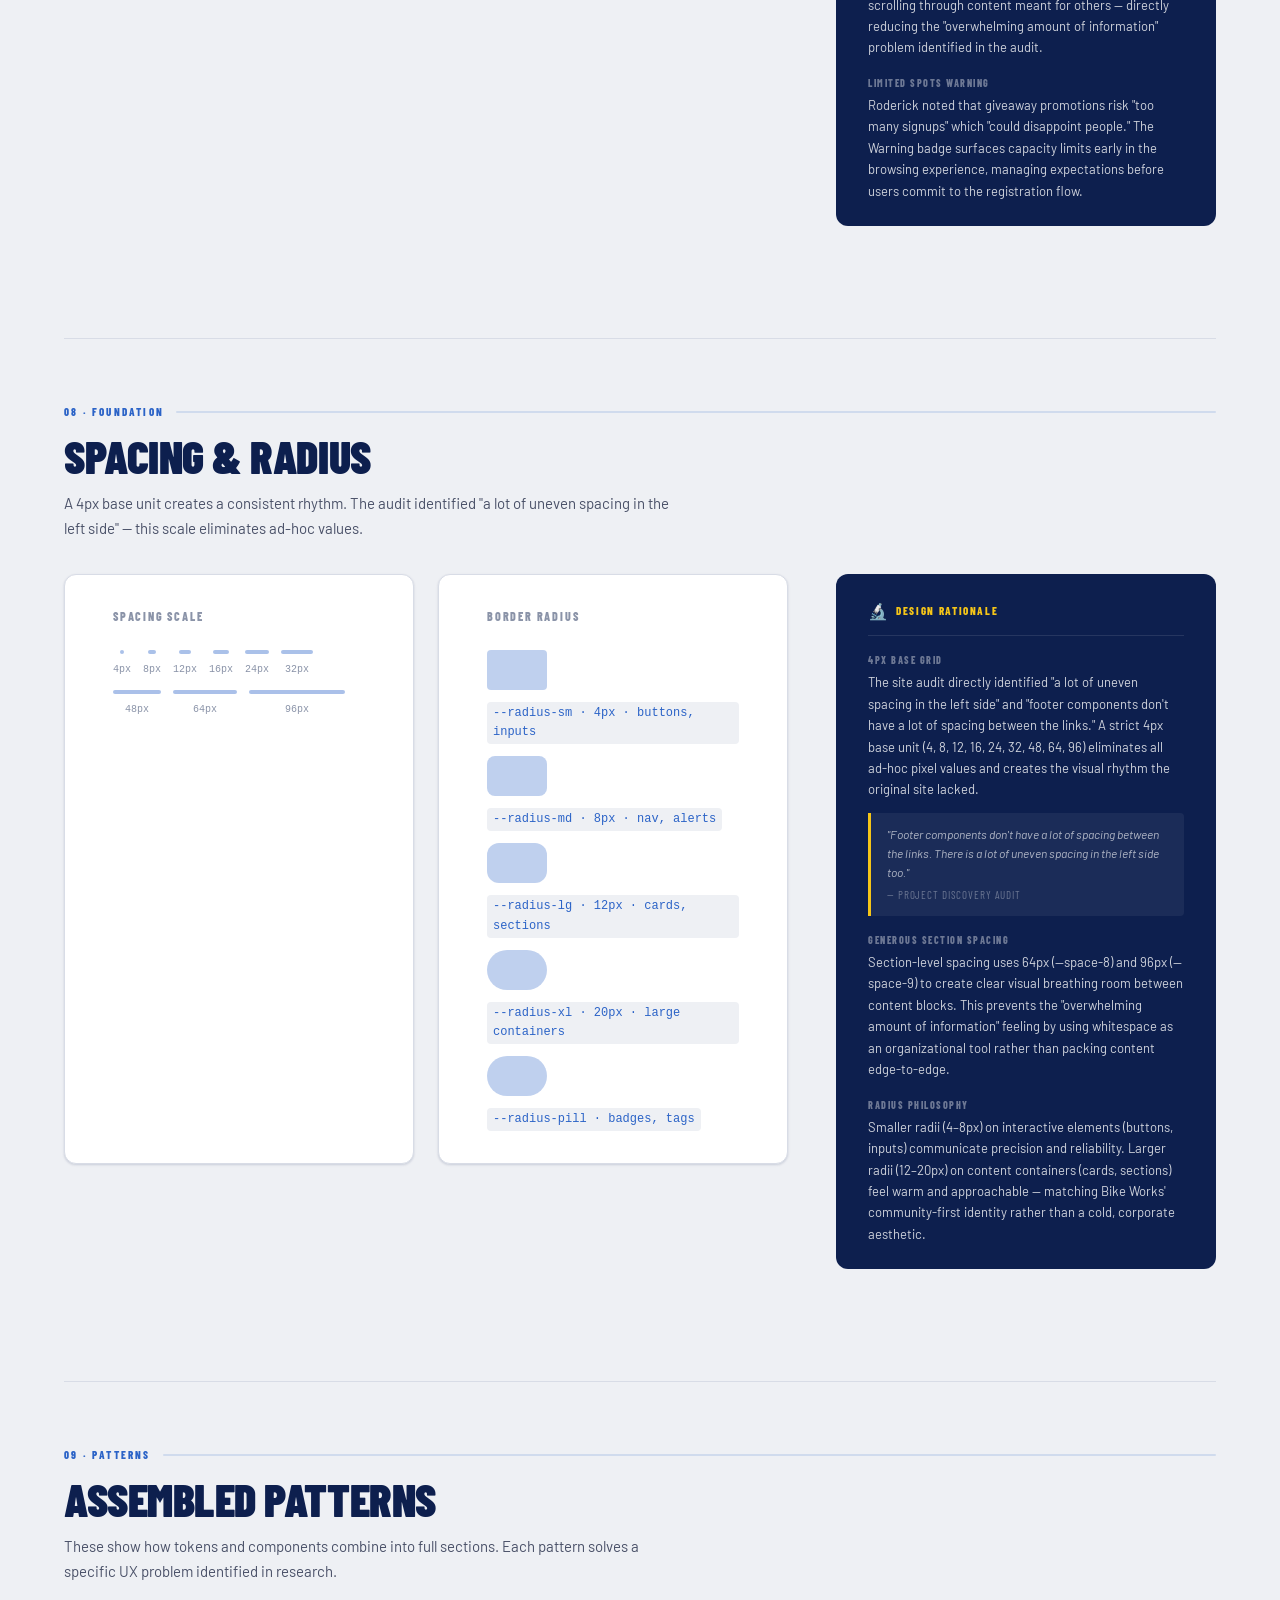
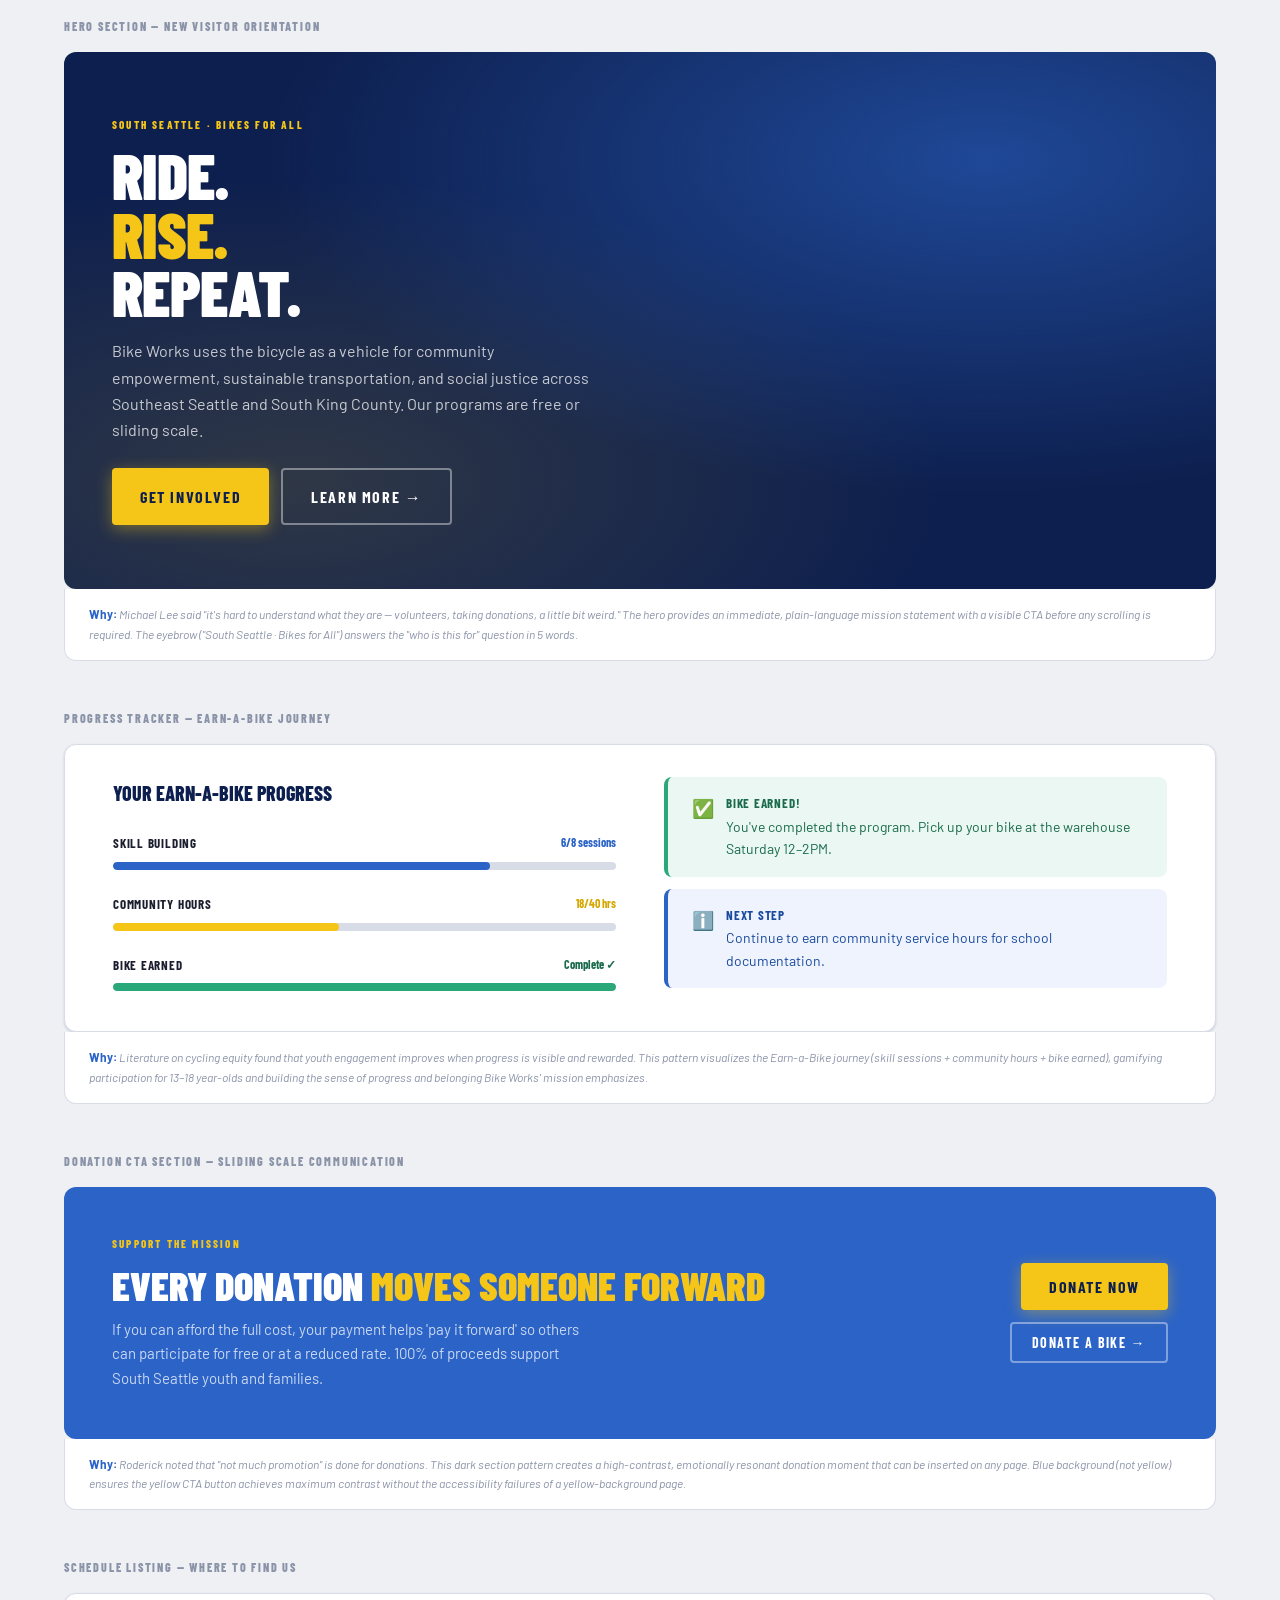
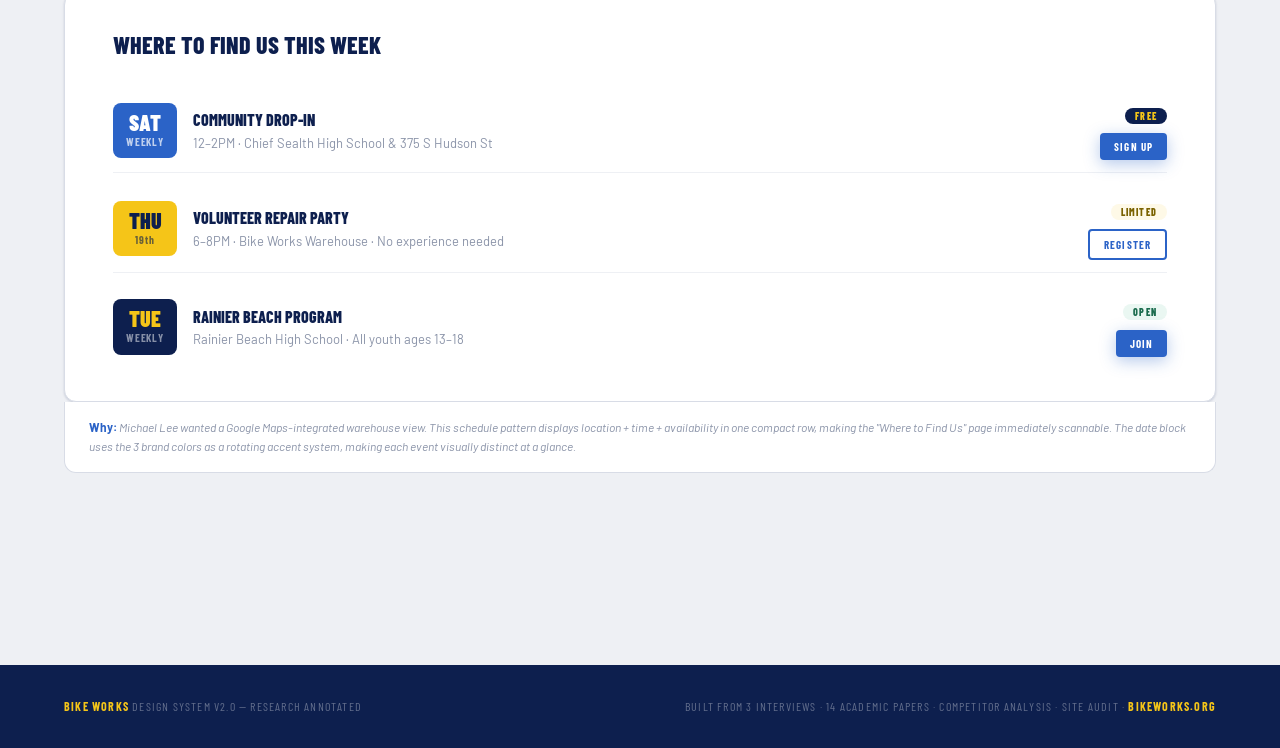
<file: BW_Annotated.html>
<!DOCTYPE html>
<html lang="en">
<head>
<meta charset="UTF-8">
<meta name="viewport" content="width=device-width, initial-scale=1.0">
<title>Bike Works — Design System</title>
<link href="https://fonts.googleapis.com/css2?family=Barlow+Condensed:wght@400;600;700;800;900&family=Barlow:ital,wght@0,400;0,500;0,600;1,400&display=swap" rel="stylesheet">
<style>
  :root {
    --bw-blue:        #2B63C7;
    --bw-blue-dark:   #1A4A9E;
    --bw-blue-light:  #4F8AE8;
    --bw-yellow:      #F5C518;
    --bw-yellow-dark: #D4A800;
    --bw-navy:        #0D1F4E;
    --bw-white:       #FFFFFF;
    --bw-off-white:   #F7F8FA;
    --bw-gray-100:    #EEF0F4;
    --bw-gray-200:    #D8DCE6;
    --bw-gray-400:    #8A93A8;
    --bw-gray-600:    #4A5168;
    --bw-gray-900:    #1A1E2E;
    --bw-success:     #2BA87A;
    --bw-warning:     #F5C518;
    --bw-error:       #E0404A;
    --font-display: 'Barlow Condensed', sans-serif;
    --font-body:    'Barlow', sans-serif;
    --space-1: 4px; --space-2: 8px; --space-3: 12px; --space-4: 16px;
    --space-5: 24px; --space-6: 32px; --space-7: 48px; --space-8: 64px; --space-9: 96px;
    --radius-sm: 4px; --radius-md: 8px; --radius-lg: 12px; --radius-xl: 20px; --radius-pill: 999px;
    --shadow-sm: 0 1px 3px rgba(13,31,78,.10), 0 1px 2px rgba(13,31,78,.06);
    --shadow-md: 0 4px 12px rgba(13,31,78,.12), 0 2px 6px rgba(13,31,78,.08);
    --shadow-lg: 0 12px 32px rgba(13,31,78,.16), 0 4px 12px rgba(13,31,78,.10);
    --shadow-blue: 0 4px 16px rgba(43,99,199,.35);
    --t-fast: 120ms ease; --t-base: 220ms ease; --t-slow: 380ms ease;
  }

  *, *::before, *::after { box-sizing: border-box; margin: 0; padding: 0; }
  body { font-family: var(--font-body); background: var(--bw-gray-100); color: var(--bw-gray-900); line-height: 1.6; }

  /* ── HEADER ── */
  .ds-header {
    background: var(--bw-navy);
    padding: var(--space-7) var(--space-8);
    display: flex; align-items: center; gap: var(--space-6);
    position: relative; overflow: hidden;
  }
  .ds-header::before {
    content: ''; position: absolute; inset: 0;
    background: repeating-linear-gradient(-45deg, transparent, transparent 18px, rgba(245,197,24,.04) 18px, rgba(245,197,24,.04) 36px);
  }
  .ds-header-logo { display: flex; align-items: center; gap: var(--space-3); position: relative; z-index: 1; }
  .ds-header-logo .logo-badge { width: 56px; height: 56px; background: var(--bw-yellow); border-radius: var(--radius-md); display: flex; align-items: center; justify-content: center; font-size: 28px; }
  .ds-header-logo h1 { font-family: var(--font-display); font-size: 32px; font-weight: 800; color: var(--bw-white); letter-spacing: .04em; text-transform: uppercase; }
  .ds-header-logo span { display: block; font-family: var(--font-body); font-size: 12px; font-weight: 500; color: var(--bw-gray-400); letter-spacing: .12em; text-transform: uppercase; margin-top: 2px; }
  .ds-header-meta { margin-left: auto; position: relative; z-index: 1; text-align: right; }
  .ds-header-meta p { font-family: var(--font-display); font-size: 13px; font-weight: 600; letter-spacing: .1em; text-transform: uppercase; color: var(--bw-gray-400); }
  .ds-header-meta strong { display: block; font-size: 11px; color: var(--bw-yellow); margin-top: 2px; }

  /* ── TOC ── */
  .ds-toc { background: var(--bw-blue); display: flex; gap: 2px; overflow-x: auto; padding: 0 var(--space-8); }
  .ds-toc a { font-family: var(--font-display); font-size: 13px; font-weight: 700; letter-spacing: .08em; text-transform: uppercase; color: rgba(255,255,255,.65); padding: var(--space-3) var(--space-5); text-decoration: none; border-bottom: 3px solid transparent; white-space: nowrap; transition: var(--t-fast); }
  .ds-toc a:hover { color: #fff; border-color: var(--bw-yellow); }

  /* ── BODY ── */
  .ds-body { max-width: 1320px; margin: 0 auto; padding: var(--space-8); display: flex; flex-direction: column; gap: 0; }

  /* ── SECTION ── */
  .ds-section { padding: var(--space-8) 0; border-bottom: 1px solid var(--bw-gray-200); }
  .ds-section:last-child { border-bottom: none; }

  .ds-section-eyebrow { font-family: var(--font-display); font-size: 11px; font-weight: 800; letter-spacing: .2em; text-transform: uppercase; color: var(--bw-blue); margin-bottom: var(--space-3); display: flex; align-items: center; gap: var(--space-3); }
  .ds-section-eyebrow::after { content: ''; flex: 1; height: 2px; background: var(--bw-blue); opacity: .15; border-radius: 2px; }
  .ds-section-headline { font-family: var(--font-display); font-size: 46px; font-weight: 900; letter-spacing: -.01em; line-height: 1; text-transform: uppercase; color: var(--bw-navy); margin-bottom: var(--space-3); }
  .ds-section-intro { font-size: 15px; color: var(--bw-gray-600); max-width: 620px; margin-bottom: var(--space-6); line-height: 1.7; }

  /* ── TWO-COLUMN LAYOUT: components left, rationale right ── */
  .ds-two-col { display: grid; grid-template-columns: 1fr 380px; gap: var(--space-7); align-items: start; margin-bottom: var(--space-7); }
  .ds-two-col-full { margin-bottom: var(--space-7); }

  /* ── RATIONALE PANEL ── */
  .rationale {
    background: var(--bw-navy);
    border-radius: var(--radius-lg);
    padding: var(--space-5) var(--space-6);
    position: sticky;
    top: var(--space-5);
  }
  .rationale-header {
    display: flex; align-items: center; gap: var(--space-2);
    margin-bottom: var(--space-4);
    padding-bottom: var(--space-3);
    border-bottom: 1px solid rgba(255,255,255,.1);
  }
  .rationale-icon { font-size: 16px; }
  .rationale-title { font-family: var(--font-display); font-size: 11px; font-weight: 800; letter-spacing: .15em; text-transform: uppercase; color: var(--bw-yellow); }
  .rationale-body { display: flex; flex-direction: column; gap: var(--space-4); }
  /* .rationale-point {} */
  .rationale-point-label {
    font-family: var(--font-display); font-size: 10px; font-weight: 800; letter-spacing: .15em; text-transform: uppercase;
    color: rgba(255,255,255,.4); margin-bottom: var(--space-1);
  }
  .rationale-point-text { font-size: 13px; color: rgba(255,255,255,.8); line-height: 1.65; }
  .rationale-point-text strong { color: var(--bw-yellow); font-weight: 600; }
  .rationale-quote {
    background: rgba(255,255,255,.06);
    border-left: 3px solid var(--bw-yellow);
    border-radius: 0 var(--radius-sm) var(--radius-sm) 0;
    padding: var(--space-3) var(--space-4);
    font-size: 12px;
    font-style: italic;
    color: rgba(255,255,255,.65);
    line-height: 1.6;
    margin-top: var(--space-3);
  }
  .rationale-quote cite { display: block; margin-top: 4px; font-style: normal; font-size: 11px; color: rgba(255,255,255,.35); font-family: var(--font-display); letter-spacing: .08em; text-transform: uppercase; }

  /* ── CARD ── */
  .ds-card { background: var(--bw-white); border-radius: var(--radius-lg); padding: var(--space-6) var(--space-7); box-shadow: var(--shadow-sm); border: 1px solid var(--bw-gray-200); }

  .ds-grid { display: grid; gap: var(--space-5); }
  .ds-grid-2 { grid-template-columns: repeat(2, 1fr); }
  .ds-grid-3 { grid-template-columns: repeat(3, 1fr); }
  .ds-grid-4 { grid-template-columns: repeat(4, 1fr); }

  /* ── LABELS ── */
  .token-label { font-family: var(--font-display); font-size: 11px; font-weight: 700; letter-spacing: .1em; text-transform: uppercase; color: var(--bw-gray-400); margin-bottom: var(--space-2); }
  .token-value { font-family: 'Courier New', monospace; font-size: 12px; color: var(--bw-blue); background: var(--bw-gray-100); padding: 2px 6px; border-radius: var(--radius-sm); }
  .divider { height: 1px; background: var(--bw-gray-100); margin: var(--space-5) 0; }
  .flex-row { display: flex; align-items: center; gap: var(--space-3); flex-wrap: wrap; }
  .flex-col { display: flex; flex-direction: column; gap: var(--space-3); }

  /* ── COLOR SWATCHES ── */
  .color-swatch { border-radius: var(--radius-md); overflow: hidden; box-shadow: var(--shadow-sm); }
  .color-swatch-block { height: 80px; }
  .color-swatch-body { padding: var(--space-3) var(--space-4); background: var(--bw-white); border: 1px solid var(--bw-gray-200); border-top: none; }
  .color-swatch-name { font-family: var(--font-display); font-size: 14px; font-weight: 700; color: var(--bw-gray-900); }
  .color-swatch-hex { font-family: 'Courier New', monospace; font-size: 12px; color: var(--bw-gray-400); }
  .color-section-label { font-family: var(--font-display); font-size: 12px; font-weight: 700; letter-spacing: .12em; text-transform: uppercase; color: var(--bw-gray-600); margin: var(--space-6) 0 var(--space-3); }
  .color-section-label:first-child { margin-top: 0; }

  /* Accessibility badge on colors */
  .wcag-badge { display: inline-flex; align-items: center; gap: 3px; font-family: var(--font-display); font-size: 9px; font-weight: 800; letter-spacing: .08em; text-transform: uppercase; padding: 2px 7px; border-radius: var(--radius-pill); margin-top: 4px; }
  .wcag-pass { background: #EAF7F2; color: #1A6B4D; }
  .wcag-fail { background: #FEF0F1; color: #8E1A21; }
  .wcag-aa   { background: #EEF3FD; color: var(--bw-blue-dark); }

  /* ── TYPOGRAPHY SPECIMENS ── */
  .type-specimen { padding: var(--space-5) 0; border-bottom: 1px solid var(--bw-gray-100); }
  .type-specimen:last-child { border-bottom: none; padding-bottom: 0; }
  .type-meta { display: flex; align-items: center; gap: var(--space-4); margin-top: var(--space-2); flex-wrap: wrap; }
  .type-tag { font-family: var(--font-display); font-size: 10px; font-weight: 700; letter-spacing: .12em; text-transform: uppercase; padding: 2px 8px; border-radius: var(--radius-pill); }
  .type-tag-display { background: var(--bw-yellow); color: var(--bw-navy); }
  .type-tag-body    { background: var(--bw-blue); color: white; }

  /* ── BUTTONS ── */
  .bw-btn { display: inline-flex; align-items: center; justify-content: center; gap: var(--space-2); font-family: var(--font-display); font-size: 14px; font-weight: 700; letter-spacing: .1em; text-transform: uppercase; border: none; border-radius: var(--radius-sm); cursor: pointer; text-decoration: none; transition: all var(--t-base); padding: 10px 20px; position: relative; overflow: hidden; }
  .bw-btn-primary { background: var(--bw-blue); color: white; box-shadow: var(--shadow-blue); }
  .bw-btn-primary:hover { background: var(--bw-blue-dark); transform: translateY(-1px); box-shadow: 0 6px 20px rgba(43,99,199,.45); }
  .bw-btn-secondary { background: transparent; color: var(--bw-blue); border: 2px solid var(--bw-blue); }
  .bw-btn-secondary:hover { background: var(--bw-blue); color: white; transform: translateY(-1px); }
  .bw-btn-cta { background: var(--bw-yellow); color: var(--bw-navy); box-shadow: 0 4px 16px rgba(245,197,24,.4); }
  .bw-btn-cta:hover { background: var(--bw-yellow-dark); transform: translateY(-1px); box-shadow: 0 6px 24px rgba(245,197,24,.55); }
  .bw-btn-ghost { background: transparent; color: white; border: 2px solid rgba(255,255,255,.4); }
  .bw-btn-ghost:hover { background: rgba(255,255,255,.12); border-color: rgba(255,255,255,.8); }
  .bw-btn-danger { background: var(--bw-error); color: white; }
  .bw-btn-danger:hover { background: #c73038; transform: translateY(-1px); }
  .bw-btn-sm { font-size: 11px; padding: 7px 14px; }
  .bw-btn-lg { font-size: 16px; padding: 14px 28px; }
  .bw-btn-xl { font-size: 18px; padding: 18px 40px; border-radius: var(--radius-md); }
  .bw-btn:disabled { opacity: .4; cursor: not-allowed; transform: none !important; box-shadow: none !important; }
  .btn-row { display: flex; flex-wrap: wrap; align-items: center; gap: var(--space-3); padding: var(--space-4) 0; }

  /* ── FORMS ── */
  .bw-label { display: block; font-family: var(--font-display); font-size: 12px; font-weight: 700; letter-spacing: .1em; text-transform: uppercase; color: var(--bw-gray-600); margin-bottom: var(--space-2); }
  .bw-input { display: block; width: 100%; font-family: var(--font-body); font-size: 15px; color: var(--bw-gray-900); background: var(--bw-white); border: 2px solid var(--bw-gray-200); border-radius: var(--radius-sm); padding: 10px 14px; transition: var(--t-base); outline: none; }
  .bw-input:focus { border-color: var(--bw-blue); box-shadow: 0 0 0 3px rgba(43,99,199,.15); }
  .bw-input::placeholder { color: var(--bw-gray-400); }
  .bw-input-error { border-color: var(--bw-error); }
  .bw-input-error:focus { box-shadow: 0 0 0 3px rgba(224,64,74,.15); }
  .bw-select { display: block; width: 100%; font-family: var(--font-body); font-size: 15px; color: var(--bw-gray-900); background: var(--bw-white) url("data:image/svg+xml,%3Csvg xmlns='http://www.w3.org/2000/svg' width='12' height='8' viewBox='0 0 12 8'%3E%3Cpath d='M1 1l5 5 5-5' stroke='%238A93A8' stroke-width='2' fill='none'/%3E%3C/svg%3E") no-repeat right 14px center; border: 2px solid var(--bw-gray-200); border-radius: var(--radius-sm); padding: 10px 40px 10px 14px; appearance: none; outline: none; transition: var(--t-base); cursor: pointer; }
  .bw-select:focus { border-color: var(--bw-blue); box-shadow: 0 0 0 3px rgba(43,99,199,.15); }
  .bw-textarea { width: 100%; font-family: var(--font-body); font-size: 15px; color: var(--bw-gray-900); background: var(--bw-white); border: 2px solid var(--bw-gray-200); border-radius: var(--radius-sm); padding: 10px 14px; resize: vertical; min-height: 100px; outline: none; transition: var(--t-base); }
  .bw-textarea:focus { border-color: var(--bw-blue); box-shadow: 0 0 0 3px rgba(43,99,199,.15); }
  .bw-helper { font-size: 13px; color: var(--bw-gray-400); margin-top: var(--space-1); }
  .bw-error-msg { font-size: 13px; color: var(--bw-error); margin-top: var(--space-1); }
  .bw-checkbox-row { display: flex; align-items: center; gap: var(--space-3); cursor: pointer; }
  .bw-checkbox { width: 18px; height: 18px; accent-color: var(--bw-blue); cursor: pointer; }
  .bw-checkbox-label { font-size: 14px; color: var(--bw-gray-600); }
  .form-field { margin-bottom: var(--space-5); }

  /* ── PROGRAM CARDS ── */
  .prog-card { background: var(--bw-white); border-radius: var(--radius-lg); overflow: hidden; box-shadow: var(--shadow-sm); border: 1px solid var(--bw-gray-200); transition: var(--t-base); }
  .prog-card:hover { box-shadow: var(--shadow-lg); transform: translateY(-2px); }
  .prog-card-img { height: 160px; background: var(--bw-blue); display: flex; align-items: center; justify-content: center; font-size: 56px; position: relative; overflow: hidden; }
  .prog-card-img::after { content: ''; position: absolute; inset: 0; background: linear-gradient(to bottom, transparent 40%, rgba(13,31,78,.4)); }
  .prog-card-badge { position: absolute; top: 12px; left: 12px; font-family: var(--font-display); font-size: 10px; font-weight: 800; letter-spacing: .12em; text-transform: uppercase; background: var(--bw-yellow); color: var(--bw-navy); padding: 3px 8px; border-radius: var(--radius-pill); z-index: 1; }
  .prog-card-body { padding: var(--space-5); }
  .prog-card-title { font-family: var(--font-display); font-size: 20px; font-weight: 800; text-transform: uppercase; color: var(--bw-navy); line-height: 1.1; margin-bottom: var(--space-2); }
  .prog-card-desc { font-size: 14px; color: var(--bw-gray-600); line-height: 1.6; margin-bottom: var(--space-4); }
  .prog-card-footer { display: flex; align-items: center; justify-content: space-between; padding: var(--space-3) var(--space-5); border-top: 1px solid var(--bw-gray-100); background: var(--bw-gray-100); }
  .prog-card-detail { font-family: var(--font-display); font-size: 11px; font-weight: 700; letter-spacing: .08em; text-transform: uppercase; color: var(--bw-gray-400); }
  .prog-card-detail strong { color: var(--bw-gray-900); }

  .horiz-card { background: var(--bw-white); border-radius: var(--radius-lg); display: flex; overflow: hidden; box-shadow: var(--shadow-sm); border: 1px solid var(--bw-gray-200); transition: var(--t-base); }
  .horiz-card:hover { box-shadow: var(--shadow-md); }
  .horiz-card-body { padding: var(--space-5); flex: 1; }
  .horiz-card-title { font-family: var(--font-display); font-size: 17px; font-weight: 800; text-transform: uppercase; color: var(--bw-navy); margin-bottom: var(--space-2); }
  .horiz-card-desc { font-size: 13px; color: var(--bw-gray-600); line-height: 1.6; }
  .horiz-card-icon { width: 72px; display: flex; align-items: center; justify-content: center; background: var(--bw-blue); font-size: 28px; flex-shrink: 0; }

  .stat-card { background: var(--bw-navy); border-radius: var(--radius-lg); padding: var(--space-6); text-align: center; position: relative; overflow: hidden; }
  .stat-card::before { content: ''; position: absolute; top: -20px; right: -20px; width: 100px; height: 100px; background: var(--bw-yellow); opacity: .07; border-radius: 50%; }
  .stat-card-number { font-family: var(--font-display); font-size: 52px; font-weight: 900; color: var(--bw-yellow); line-height: 1; letter-spacing: -.02em; }
  .stat-card-label { font-family: var(--font-display); font-size: 12px; font-weight: 700; letter-spacing: .12em; text-transform: uppercase; color: rgba(255,255,255,.6); margin-top: var(--space-2); }

  .alert { border-radius: var(--radius-md); padding: var(--space-4) var(--space-5); display: flex; align-items: flex-start; gap: var(--space-3); font-size: 14px; }
  .alert-icon { font-size: 18px; flex-shrink: 0; margin-top: 1px; }
  .alert-info    { background: #EEF3FD; color: var(--bw-blue-dark); border-left: 4px solid var(--bw-blue); }
  .alert-success { background: #EAF7F2; color: #1A6B4D; border-left: 4px solid var(--bw-success); }
  .alert-warning { background: #FEF9E7; color: #7A6200; border-left: 4px solid var(--bw-yellow); }
  .alert-error   { background: #FEF0F1; color: #8E1A21; border-left: 4px solid var(--bw-error); }
  .alert strong  { display: block; font-family: var(--font-display); font-weight: 700; text-transform: uppercase; letter-spacing: .06em; font-size: 13px; margin-bottom: 2px; }

  /* ── NAVIGATION ── */
  .demo-navbar { background: var(--bw-blue); border-radius: var(--radius-md); overflow: hidden; box-shadow: var(--shadow-md); }
  .demo-navbar-inner { display: flex; align-items: center; padding: 0 var(--space-5); height: 60px; gap: var(--space-2); }
  .nav-logo { display: flex; align-items: center; gap: var(--space-2); margin-right: var(--space-5); text-decoration: none; }
  .nav-logo-badge { width: 32px; height: 32px; background: var(--bw-yellow); border-radius: var(--radius-sm); display: flex; align-items: center; justify-content: center; font-size: 16px; }
  .nav-logo-text { font-family: var(--font-display); font-size: 18px; font-weight: 800; letter-spacing: .04em; text-transform: uppercase; color: white; }
  .nav-links { display: flex; align-items: center; gap: 2px; flex: 1; }
  .nav-link { font-family: var(--font-display); font-size: 13px; font-weight: 700; letter-spacing: .08em; text-transform: uppercase; color: rgba(255,255,255,.75); text-decoration: none; padding: 6px 12px; border-radius: var(--radius-sm); transition: var(--t-fast); }
  .nav-link:hover, .nav-link.active { background: rgba(255,255,255,.12); color: white; }
  .nav-link.active { color: var(--bw-yellow); }
  .nav-actions { display: flex; align-items: center; gap: var(--space-3); margin-left: auto; }
  .nav-icon-btn { width: 36px; height: 36px; background: rgba(255,255,255,.12); border: none; border-radius: var(--radius-sm); color: white; cursor: pointer; display: flex; align-items: center; justify-content: center; font-size: 16px; transition: var(--t-fast); }
  .nav-icon-btn:hover { background: rgba(255,255,255,.2); }

  .breadcrumb { display: flex; align-items: center; gap: var(--space-2); flex-wrap: wrap; }
  .breadcrumb-item { font-family: var(--font-display); font-size: 12px; font-weight: 700; letter-spacing: .08em; text-transform: uppercase; color: var(--bw-gray-400); text-decoration: none; transition: var(--t-fast); }
  .breadcrumb-item:hover { color: var(--bw-blue); }
  .breadcrumb-item.active { color: var(--bw-gray-900); }
  .breadcrumb-sep { color: var(--bw-gray-400); font-size: 12px; }

  .bw-tabs { border-bottom: 2px solid var(--bw-gray-200); display: flex; gap: 0; }
  .bw-tab { font-family: var(--font-display); font-size: 13px; font-weight: 700; letter-spacing: .08em; text-transform: uppercase; color: var(--bw-gray-400); padding: var(--space-3) var(--space-5); border: none; background: none; cursor: pointer; border-bottom: 3px solid transparent; margin-bottom: -2px; transition: var(--t-fast); }
  .bw-tab:hover { color: var(--bw-blue); }
  .bw-tab.active { color: var(--bw-blue); border-color: var(--bw-blue); }

  .pagination { display: flex; align-items: center; gap: var(--space-1); }
  .page-btn { width: 36px; height: 36px; border: 2px solid var(--bw-gray-200); background: white; border-radius: var(--radius-sm); font-family: var(--font-display); font-size: 13px; font-weight: 700; color: var(--bw-gray-600); cursor: pointer; display: flex; align-items: center; justify-content: center; transition: var(--t-fast); }
  .page-btn:hover { border-color: var(--bw-blue); color: var(--bw-blue); }
  .page-btn.active { background: var(--bw-blue); border-color: var(--bw-blue); color: white; }

  /* ── BADGES ── */
  .badge { display: inline-flex; align-items: center; gap: 4px; font-family: var(--font-display); font-size: 10px; font-weight: 800; letter-spacing: .12em; text-transform: uppercase; padding: 3px 10px; border-radius: var(--radius-pill); line-height: 1; }
  .badge-blue   { background: #EEF3FD; color: var(--bw-blue); }
  .badge-yellow { background: #FEF9E7; color: #7A6200; }
  .badge-green  { background: #EAF7F2; color: #1A6B4D; }
  .badge-navy   { background: var(--bw-navy); color: var(--bw-yellow); }
  .badge-gray   { background: var(--bw-gray-100); color: var(--bw-gray-600); }

  .tag { display: inline-flex; align-items: center; gap: 4px; font-family: var(--font-body); font-size: 12px; font-weight: 500; color: var(--bw-gray-600); background: var(--bw-gray-100); border: 1px solid var(--bw-gray-200); padding: 4px 10px; border-radius: var(--radius-pill); cursor: pointer; transition: var(--t-fast); }
  .tag:hover { background: var(--bw-blue); color: white; border-color: var(--bw-blue); }
  .tag.active { background: var(--bw-blue); color: white; border-color: var(--bw-blue); }

  /* ── ICONS ── */
  .icon-grid { display: grid; grid-template-columns: repeat(auto-fill, minmax(80px, 1fr)); gap: var(--space-4); }
  .icon-item { display: flex; flex-direction: column; align-items: center; gap: var(--space-2); padding: var(--space-4); border-radius: var(--radius-md); background: var(--bw-gray-100); transition: var(--t-base); cursor: pointer; }
  .icon-item:hover { background: var(--bw-blue); }
  .icon-item:hover .icon-name { color: rgba(255,255,255,.7); }
  .icon-symbol { font-size: 28px; }
  .icon-name { font-family: var(--font-display); font-size: 9px; font-weight: 700; letter-spacing: .08em; text-transform: uppercase; color: var(--bw-gray-400); text-align: center; }

  /* ── SPACING ── */
  .space-row { display: flex; align-items: flex-end; gap: var(--space-3); flex-wrap: wrap; }
  .space-item { display: flex; flex-direction: column; align-items: center; gap: var(--space-2); }
  .space-block { background: var(--bw-blue); opacity: .4; border-radius: 2px; height: 4px; }
  .space-token { font-family: 'Courier New', monospace; font-size: 10px; color: var(--bw-gray-400); }

  /* ── PROGRESS ── */
  .progress-bar { height: 8px; background: var(--bw-gray-200); border-radius: var(--radius-pill); overflow: hidden; margin-bottom: var(--space-2); }
  .progress-fill { height: 100%; background: var(--bw-blue); border-radius: var(--radius-pill); }
  .progress-fill-yellow { background: var(--bw-yellow); }
  .progress-fill-green  { background: var(--bw-success); }
  .status-dot { display: inline-flex; align-items: center; gap: 6px; font-family: var(--font-display); font-size: 11px; font-weight: 700; letter-spacing: .1em; text-transform: uppercase; }
  .status-dot::before { content: ''; width: 8px; height: 8px; border-radius: 50%; display: inline-block; }
  .status-active::before   { background: var(--bw-success); box-shadow: 0 0 0 3px rgba(43,168,122,.2); }
  .status-inactive::before { background: var(--bw-gray-400); }
  .status-warning::before  { background: var(--bw-yellow); box-shadow: 0 0 0 3px rgba(245,197,24,.2); }

  /* ── HERO ── */
  .hero-demo { background: var(--bw-navy); border-radius: var(--radius-lg); overflow: hidden; position: relative; padding: var(--space-8) var(--space-7); min-height: 300px; display: flex; flex-direction: column; justify-content: flex-end; }
  .hero-demo::before { content: ''; position: absolute; inset: 0; background: radial-gradient(ellipse at 80% 20%, rgba(43,99,199,.6) 0%, transparent 55%), radial-gradient(ellipse at 20% 80%, rgba(245,197,24,.15) 0%, transparent 50%); }
  .hero-demo-content { position: relative; z-index: 1; max-width: 600px; }
  .hero-eyebrow { font-family: var(--font-display); font-size: 11px; font-weight: 800; letter-spacing: .2em; text-transform: uppercase; color: var(--bw-yellow); margin-bottom: var(--space-3); }
  .hero-title { font-family: var(--font-display); font-size: 64px; font-weight: 900; text-transform: uppercase; color: white; line-height: .92; letter-spacing: -.01em; margin-bottom: var(--space-4); }
  .hero-title span { color: var(--bw-yellow); }
  .hero-body { font-size: 16px; color: rgba(255,255,255,.75); line-height: 1.65; margin-bottom: var(--space-5); max-width: 480px; }
  .hero-actions { display: flex; gap: var(--space-3); flex-wrap: wrap; }

  /* ── DARK SECTION ── */
  .section-dark { background: var(--bw-blue); border-radius: var(--radius-lg); padding: var(--space-7); color: white; }
  .section-dark .ds-section-eyebrow { color: var(--bw-yellow); }
  .section-dark .ds-section-eyebrow::after { background: var(--bw-yellow); opacity: .3; }

  /* ── MISSION INTRO ── */
  .mission-strip {
    background: linear-gradient(135deg, var(--bw-navy) 0%, var(--bw-blue-dark) 100%);
    border-radius: var(--radius-lg);
    padding: var(--space-6) var(--space-7);
    display: grid;
    grid-template-columns: 1fr 1fr 1fr;
    gap: var(--space-5);
    margin-bottom: var(--space-7);
  }
  .mission-value {
    display: flex; flex-direction: column; gap: var(--space-2);
    border-right: 1px solid rgba(255,255,255,.1);
    padding-right: var(--space-5);
  }
  .mission-value:last-child { border-right: none; }
  .mission-value-label { font-family: var(--font-display); font-size: 10px; font-weight: 800; letter-spacing: .2em; text-transform: uppercase; color: var(--bw-yellow); }
  .mission-value-text { font-size: 14px; color: rgba(255,255,255,.8); line-height: 1.5; }

  /* ── RESEARCH CALLOUT ── */
  .research-banner {
    background: var(--bw-yellow);
    border-radius: var(--radius-lg);
    padding: var(--space-5) var(--space-6);
    margin-bottom: var(--space-7);
    display: flex;
    align-items: flex-start;
    gap: var(--space-4);
  }
  .research-banner-icon { font-size: 28px; flex-shrink: 0; }
  .research-banner-text h3 { font-family: var(--font-display); font-size: 16px; font-weight: 800; text-transform: uppercase; color: var(--bw-navy); letter-spacing: .04em; margin-bottom: var(--space-1); }
  .research-banner-text p { font-size: 13px; color: var(--bw-navy); opacity: .7; line-height: 1.6; }

  /* ── FOOTER ── */
  .ds-footer { background: var(--bw-navy); padding: var(--space-6) var(--space-8); display: flex; align-items: center; justify-content: space-between; gap: var(--space-5); margin-top: var(--space-8); }
  .ds-footer p { font-family: var(--font-display); font-size: 12px; letter-spacing: .1em; text-transform: uppercase; color: rgba(255,255,255,.35); }
  .ds-footer strong { color: var(--bw-yellow); }

  /* ── SUBSECTION LABEL ── */
  .subsection-label { font-family: var(--font-display); font-size: 12px; font-weight: 800; letter-spacing: .15em; text-transform: uppercase; color: var(--bw-gray-400); margin-bottom: var(--space-4); margin-top: var(--space-6); }
  .subsection-label:first-child { margin-top: 0; }

  @media (max-width: 1100px) {
    .ds-two-col { grid-template-columns: 1fr; }
    .rationale { position: static; }
    .ds-grid-4 { grid-template-columns: repeat(2, 1fr); }
    .mission-strip { grid-template-columns: 1fr; }
  }
  @media (max-width: 700px) {
    .ds-grid-2, .ds-grid-3, .ds-grid-4 { grid-template-columns: 1fr; }
    .ds-header { padding: var(--space-5); flex-direction: column; align-items: flex-start; }
    .ds-body { padding: var(--space-5); }
    .hero-title { font-size: 44px; }
  }
</style>
</head>
<body>

<!-- ══════ HEADER ══════ -->
<header class="ds-header">
  <div class="ds-header-logo">
    <div class="logo-badge">🚲</div>
    <div>
      <h1>Bike Works</h1>
      <span>Design System v2.0 — Research Annotated</span>
    </div>
  </div>
  <div class="ds-header-meta">
    <p>Research-Backed &middot; Portfolio Document</p>
    <strong>South Seattle &middot; Est. 1996</strong>
  </div>
</header>

<nav class="ds-toc">
  <a href="#foundation">Foundation</a>
  <a href="#colors">Colors</a>
  <a href="#typography">Typography</a>
  <a href="#buttons">Buttons</a>
  <a href="#forms">Forms</a>
  <a href="#cards">Cards</a>
  <a href="#navigation">Navigation</a>
  <a href="#badges">Badges</a>
  <a href="#spacing">Spacing</a>
  <a href="#patterns">Patterns</a>
</nav>

<main class="ds-body">

<!-- ══════ FOUNDATION / INTRO ══════ -->
<section id="foundation" class="ds-section">
  <p class="ds-section-eyebrow">00 · Foundation</p>
  <h2 class="ds-section-headline">Design Principles</h2>
  <p class="ds-section-intro">Every decision in this system is grounded in four discovery inputs: user interviews, project audit findings, competitor/market research, and academic literature on bicycle advocacy and community access.</p>

  <div class="research-banner">
    <div class="research-banner-icon">🔍</div>
    <div class="research-banner-text">
      <h3>Research Foundation</h3>
      <p>This system responds directly to findings from 3 user interviews (Michael Lee, Leo Fan, Roderick McClain), a competitive analysis of Banana Boat, Sunny D, Gregg's Cycle, Montlake Bicycle Shop, and Mello Fellos, a site audit identifying 7 structural pain points, and 14 peer-reviewed papers on cycling equity and urban mobility.</p>
    </div>
  </div>

  <div class="mission-strip">
    <div class="mission-value">
      <span class="mission-value-label">Mission</span>
      <span class="mission-value-text">Bike Works promotes the bicycle as a vehicle for change to empower youth and build resilient communities.</span>
    </div>
    <div class="mission-value">
      <span class="mission-value-label">Vision</span>
      <span class="mission-value-text">Mobilized people. Thriving communities. Healthy planet.</span>
    </div>
    <div class="mission-value">
      <span class="mission-value-label">Values</span>
      <span class="mission-value-text">Bicycling · Access · Youth · Environment · Community · Social Justice · Education</span>
    </div>
  </div>

  <div class="ds-grid ds-grid-3">
    <div class="ds-card">
      <div style="font-size:28px;margin-bottom:var(--space-3)">♿</div>
      <h3 style="font-family:var(--font-display);font-size:18px;font-weight:800;text-transform:uppercase;color:var(--bw-navy);margin-bottom:var(--space-2)">Accessibility First</h3>
      <p style="font-size:13px;color:var(--bw-gray-600);line-height:1.65">The existing site's yellow background failed accessibility tests (Roderick McClain, internal). This system enforces WCAG AA contrast minimums on every color pairing. Yellow is used as an accent only — never as a large background behind body text.</p>
    </div>
    <div class="ds-card">
      <div style="font-size:28px;margin-bottom:var(--space-3)">🗺️</div>
      <h3 style="font-family:var(--font-display);font-size:18px;font-weight:800;text-transform:uppercase;color:var(--bw-navy);margin-bottom:var(--space-2)">Clear Hierarchy</h3>
      <p style="font-size:13px;color:var(--bw-gray-600);line-height:1.65">Three of three interviewees struggled to understand Bike Works' identity and offerings on first visit. This system establishes a single, scannable type scale and strict content structure so new visitors can orient immediately.</p>
    </div>
    <div class="ds-card">
      <div style="font-size:28px;margin-bottom:var(--space-3)">🤝</div>
      <h3 style="font-family:var(--font-display);font-size:18px;font-weight:800;text-transform:uppercase;color:var(--bw-navy);margin-bottom:var(--space-2)">Community Authentic</h3>
      <p style="font-size:13px;color:var(--bw-gray-600);line-height:1.65">Research shows bike advocacy organizations must build trust with underserved communities through genuine cultural messaging. The visual system retains Bike Works' bold, energetic identity while elevating professionalism and readability.</p>
    </div>
  </div>
</section>

<!-- ══════ 1. COLORS ══════ -->
<section id="colors" class="ds-section">
  <p class="ds-section-eyebrow">01 · Foundation</p>
  <h2 class="ds-section-headline">Color System</h2>
  <p class="ds-section-intro">The palette preserves Bike Works' recognizable blue and yellow identity while solving the accessibility failures identified in research. Every pairing is WCAG AA compliant.</p>

  <div class="ds-two-col">
    <div>
      <div class="ds-card">
        <p class="color-section-label">Brand Primary</p>
        <div class="ds-grid ds-grid-3" style="margin-bottom:var(--space-5)">
          <div class="color-swatch">
            <div class="color-swatch-block" style="background:#2B63C7"></div>
            <div class="color-swatch-body">
              <div class="color-swatch-name">BW Blue</div>
              <div class="color-swatch-hex">#2B63C7 · --bw-blue</div>
              <span class="wcag-badge wcag-pass">WCAG AA ✓</span>
            </div>
          </div>
          <div class="color-swatch">
            <div class="color-swatch-block" style="background:#1A4A9E"></div>
            <div class="color-swatch-body">
              <div class="color-swatch-name">Blue Dark</div>
              <div class="color-swatch-hex">#1A4A9E · --bw-blue-dark</div>
              <span class="wcag-badge wcag-pass">WCAG AAA ✓</span>
            </div>
          </div>
          <div class="color-swatch">
            <div class="color-swatch-block" style="background:#4F8AE8"></div>
            <div class="color-swatch-body">
              <div class="color-swatch-name">Blue Light</div>
              <div class="color-swatch-hex">#4F8AE8 · --bw-blue-light</div>
              <span class="wcag-badge wcag-aa">AA on dark only</span>
            </div>
          </div>
        </div>
        <div class="ds-grid ds-grid-3" style="margin-bottom:var(--space-5)">
          <div class="color-swatch">
            <div class="color-swatch-block" style="background:#F5C518"></div>
            <div class="color-swatch-body">
              <div class="color-swatch-name">BW Yellow</div>
              <div class="color-swatch-hex">#F5C518 · --bw-yellow</div>
              <span class="wcag-badge wcag-fail">Accent only ⚠</span>
            </div>
          </div>
          <div class="color-swatch">
            <div class="color-swatch-block" style="background:#D4A800"></div>
            <div class="color-swatch-body">
              <div class="color-swatch-name">Yellow Dark</div>
              <div class="color-swatch-hex">#D4A800 · --bw-yellow-dark</div>
              <span class="wcag-badge wcag-aa">Hover state</span>
            </div>
          </div>
          <div class="color-swatch">
            <div class="color-swatch-block" style="background:#0D1F4E"></div>
            <div class="color-swatch-body">
              <div class="color-swatch-name">Navy</div>
              <div class="color-swatch-hex">#0D1F4E · --bw-navy</div>
              <span class="wcag-badge wcag-pass">WCAG AAA ✓</span>
            </div>
          </div>
        </div>

        <p class="color-section-label">Neutrals</p>
        <div class="ds-grid ds-grid-4" style="margin-bottom:var(--space-5)">
          <div class="color-swatch"><div class="color-swatch-block" style="background:#FFFFFF;border:1px solid #EEF0F4"></div><div class="color-swatch-body"><div class="color-swatch-name">White</div><div class="color-swatch-hex">#FFFFFF</div></div></div>
          <div class="color-swatch"><div class="color-swatch-block" style="background:#F7F8FA"></div><div class="color-swatch-body"><div class="color-swatch-name">Off White</div><div class="color-swatch-hex">#F7F8FA</div></div></div>
          <div class="color-swatch"><div class="color-swatch-block" style="background:#D8DCE6"></div><div class="color-swatch-body"><div class="color-swatch-name">Gray 200</div><div class="color-swatch-hex">#D8DCE6</div></div></div>
          <div class="color-swatch"><div class="color-swatch-block" style="background:#8A93A8"></div><div class="color-swatch-body"><div class="color-swatch-name">Gray 400</div><div class="color-swatch-hex">#8A93A8</div></div></div>
          <div class="color-swatch"><div class="color-swatch-block" style="background:#4A5168"></div><div class="color-swatch-body"><div class="color-swatch-name">Gray 600</div><div class="color-swatch-hex">#4A5168</div></div></div>
          <div class="color-swatch"><div class="color-swatch-block" style="background:#1A1E2E"></div><div class="color-swatch-body"><div class="color-swatch-name">Gray 900</div><div class="color-swatch-hex">#1A1E2E</div></div></div>
        </div>

        <p class="color-section-label">Semantic</p>
        <div class="ds-grid ds-grid-3">
          <div class="color-swatch"><div class="color-swatch-block" style="background:#2BA87A"></div><div class="color-swatch-body"><div class="color-swatch-name">Success</div><div class="color-swatch-hex">#2BA87A · Registration Open</div></div></div>
          <div class="color-swatch"><div class="color-swatch-block" style="background:#F5C518"></div><div class="color-swatch-body"><div class="color-swatch-name">Warning</div><div class="color-swatch-hex">#F5C518 · Limited Spots</div></div></div>
          <div class="color-swatch"><div class="color-swatch-block" style="background:#E0404A"></div><div class="color-swatch-body"><div class="color-swatch-name">Error</div><div class="color-swatch-hex">#E0404A · Form Errors</div></div></div>
        </div>
      </div>
    </div>

    <div>
      <div class="rationale">
        <div class="rationale-header"><span class="rationale-icon">🔬</span><span class="rationale-title">Design Rationale</span></div>
        <div class="rationale-body">
          <div class="rationale-point">
            <div class="rationale-point-label">Problem Solved</div>
            <div class="rationale-point-text">The original site used <strong>yellow as a full-page background</strong>, which Roderick McClain (Comms & Grants Manager) flagged as failing accessibility tests. Leo Fan noted that while "color contrast works, extended reading is tiring."</div>
            <div class="rationale-quote">"Bold yellow background will likely fail accessibility tests, wants accessibility and readability." <cite>— Roderick McClain, Interview</cite></div>
          </div>
          <div class="rationale-point">
            <div class="rationale-point-label">Yellow as Accent Only</div>
            <div class="rationale-point-text">Yellow (#F5C518) is retained as a <strong>brand signal and CTA accent</strong> — never as a background behind long-form text. This follows the Mello Fellos approach noted in market research: "yellow is used sparingly as an accent color to draw attention to buttons or key elements."</div>
          </div>
          <div class="rationale-point">
            <div class="rationale-point-label">Blue as Primary</div>
            <div class="rationale-point-text">BW Blue (#2B63C7) passes WCAG AA on white and is the dominant interactive color. This matches Montlake Bicycle Shop's successful use of navy blue as a "distinct path for users to press the call to action button."</div>
          </div>
          <div class="rationale-point">
            <div class="rationale-point-label">Navy for Depth</div>
            <div class="rationale-point-text">Navy (#0D1F4E) creates strong hierarchical anchors — hero backgrounds, stat cards, the navigation — without relying on pure black, keeping the palette warm and community-oriented.</div>
          </div>
          <div class="rationale-point">
            <div class="rationale-point-label">Competitor Learning</div>
            <div class="rationale-point-text">Banana Boat's analysis showed that <strong>"secondary colors with hues that compliment blue and yellow give an uplifting feeling"</strong> — the off-white and light gray neutrals serve exactly this role, preventing visual fatigue between colored sections.</div>
          </div>
        </div>
      </div>
    </div>
  </div>
</section>

<!-- ══════ 2. TYPOGRAPHY ══════ -->
<section id="typography" class="ds-section">
  <p class="ds-section-eyebrow">02 · Foundation</p>
  <h2 class="ds-section-headline">Typography</h2>
  <p class="ds-section-intro">A two-font system: Barlow Condensed powers display contexts with authority and energy; Barlow handles all body reading with warmth and clarity.</p>

  <div class="ds-two-col">
    <div class="ds-card">
      <div class="type-specimen">
        <div style="font-family:'Barlow Condensed';font-size:72px;font-weight:900;text-transform:uppercase;color:var(--bw-navy);line-height:.92;letter-spacing:-.01em">Youth Programs</div>
        <div class="type-meta"><span class="type-tag type-tag-display">Display / Hero</span><span class="token-value">Barlow Condensed 900 · 72px</span></div>
      </div>
      <div class="type-specimen">
        <div style="font-family:'Barlow Condensed';font-size:48px;font-weight:800;text-transform:uppercase;color:var(--bw-navy);line-height:1">Community Drop-In</div>
        <div class="type-meta"><span class="type-tag type-tag-display">H1 · Page Title</span><span class="token-value">Barlow Condensed 800 · 48px</span></div>
      </div>
      <div class="type-specimen">
        <div style="font-family:'Barlow Condensed';font-size:36px;font-weight:800;text-transform:uppercase;color:var(--bw-navy);line-height:1.1">Earn-a-Bike Program</div>
        <div class="type-meta"><span class="type-tag type-tag-display">H2 · Section Title</span><span class="token-value">Barlow Condensed 800 · 36px</span></div>
      </div>
      <div class="type-specimen">
        <div style="font-family:'Barlow Condensed';font-size:24px;font-weight:700;text-transform:uppercase;color:var(--bw-navy)">Payment Info &amp; Sliding Scale</div>
        <div class="type-meta"><span class="type-tag type-tag-display">H3 · Card Heading</span><span class="token-value">Barlow Condensed 700 · 24px</span></div>
      </div>
      <div class="type-specimen">
        <div style="font-family:'Barlow Condensed';font-size:13px;font-weight:800;letter-spacing:.18em;text-transform:uppercase;color:var(--bw-blue)">Ages 13–18 · South Seattle</div>
        <div class="type-meta"><span class="type-tag type-tag-display">Eyebrow Label</span><span class="token-value">Barlow Condensed 800 · 13px · 0.18em</span></div>
      </div>
      <div class="type-specimen">
        <div style="font-family:'Barlow';font-size:16px;font-weight:400;color:var(--bw-gray-600);line-height:1.7;max-width:540px">Our Youth programs are rooted in the belief that young people thrive when they are valued, when they value themselves, and when they feel a sense of belonging. All participants receive mentorship and access to professional tools.</div>
        <div class="type-meta"><span class="type-tag type-tag-body">Body · 16px</span><span class="token-value">Barlow 400 · 16px · 1.7 line-height</span></div>
      </div>
      <div class="type-specimen">
        <div style="font-family:'Barlow';font-size:14px;color:var(--bw-gray-400)">Saturdays 12–2PM · 3715 S Hudson St · Free · No experience required</div>
        <div class="type-meta"><span class="type-tag type-tag-body">Caption · 14px</span><span class="token-value">Barlow 400 · 14px · gray-400</span></div>
      </div>
    </div>

    <div class="rationale">
      <div class="rationale-header"><span class="rationale-icon">🔬</span><span class="rationale-title">Design Rationale</span></div>
      <div class="rationale-body">
        <div class="rationale-point">
          <div class="rationale-point-label">Why Barlow Condensed</div>
          <div class="rationale-point-text">The existing site uses uppercase, bold display text for navigation and cards — a strong brand pattern worth preserving. Barlow Condensed formalizes this into a consistent display scale that is <strong>energetic, space-efficient, and community-facing</strong> without feeling corporate.</div>
        </div>
        <div class="rationale-point">
          <div class="rationale-point-label">Readability Problem Solved</div>
          <div class="rationale-point-text">Leo Fan found the original site "information was concise but main improvement needed was clearer hierarchy." The strict 7-step type scale (Display → Caption) creates immediate visual priority, so users can scan to what matters for them.</div>
          <div class="rationale-quote">"Felt the site contained a lot of text, though information was concise. Suggested communicating key information faster and more efficiently." <cite>— Leo Fan, Interview</cite></div>
        </div>
        <div class="rationale-point">
          <div class="rationale-point-label">Single Font Family</div>
          <div class="rationale-point-text">Using Barlow and Barlow Condensed as a <strong>superfamily pairing</strong> ensures visual cohesion at all sizes. No jarring contrast between display and body — a lesson from Gregg's Cycle's competitor analysis: "consistent font styles and sizes for cards and call to action."</div>
        </div>
        <div class="rationale-point">
          <div class="rationale-point-label">Accessible Line Height</div>
          <div class="rationale-point-text">Body text uses 1.7 line-height (above WCAG 1.5x minimum) and 16px base size, directly addressing the readability fatigue Leo Fan and Michael Lee both reported on the original dense text layouts.</div>
        </div>
      </div>
    </div>
  </div>
</section>

<!-- ══════ 3. BUTTONS ══════ -->
<section id="buttons" class="ds-section">
  <p class="ds-section-eyebrow">03 · Interactive</p>
  <h2 class="ds-section-headline">Buttons</h2>
  <p class="ds-section-intro">A clear four-variant hierarchy ensures users can always identify the primary action on any page. All variants use Barlow Condensed Bold in uppercase to maintain brand voice.</p>

  <div class="ds-two-col">
    <div class="ds-card">
      <p class="subsection-label">Variants</p>
      <div class="btn-row">
        <button class="bw-btn bw-btn-primary">Support Us</button>
        <button class="bw-btn bw-btn-secondary">Learn More</button>
        <button class="bw-btn bw-btn-cta">Get a Bike</button>
        <div style="background:var(--bw-navy);padding:10px 14px;border-radius:var(--radius-md);display:inline-flex">
          <button class="bw-btn bw-btn-ghost">Volunteer</button>
        </div>
        <button class="bw-btn bw-btn-danger">Cancel</button>
      </div>
      <div class="divider"></div>
      <p class="subsection-label">Sizes</p>
      <div class="btn-row">
        <button class="bw-btn bw-btn-primary bw-btn-sm">Small</button>
        <button class="bw-btn bw-btn-primary">Default</button>
        <button class="bw-btn bw-btn-primary bw-btn-lg">Large</button>
        <button class="bw-btn bw-btn-cta bw-btn-xl">Sign Up Now</button>
      </div>
      <div class="divider"></div>
      <p class="subsection-label">States</p>
      <div class="btn-row">
        <button class="bw-btn bw-btn-primary">Active</button>
        <button class="bw-btn bw-btn-primary" style="opacity:.7;cursor:wait">⟳ &nbsp;Loading</button>
        <button class="bw-btn bw-btn-primary" disabled>Disabled</button>
        <button class="bw-btn bw-btn-secondary" disabled>Disabled</button>
      </div>
      <div class="divider"></div>
      <p class="subsection-label">With Icons</p>
      <div class="btn-row">
        <button class="bw-btn bw-btn-primary">🚲 &nbsp;Donate a Bike</button>
        <button class="bw-btn bw-btn-secondary">📅 &nbsp;View Calendar</button>
        <button class="bw-btn bw-btn-cta">Register Now →</button>
      </div>
    </div>

    <div class="rationale">
      <div class="rationale-header"><span class="rationale-icon">🔬</span><span class="rationale-title">Design Rationale</span></div>
      <div class="rationale-body">
        <div class="rationale-point">
          <div class="rationale-point-label">Primary — BW Blue</div>
          <div class="rationale-point-text">BW Blue for primary actions mirrors the existing "SUPPORT" button observed in the design assets. <strong>Blue on white passes WCAG AA</strong>, resolving the contrast concerns Roderick raised. Drop shadow reinforces clickability.</div>
        </div>
        <div class="rationale-point">
          <div class="rationale-point-label">CTA — Yellow on Navy</div>
          <div class="rationale-point-text">High-priority conversion actions (Get a Bike, Sign Up, Donate) use yellow — the brand's most energetic color — on navy text for the highest achievable contrast. This is directly inspired by the existing "LEARN MORE" button variant observed in design files.</div>
          <div class="rationale-quote">"Immediately drawn to Free and Low-Cost Services. Found programs like Earn-a-Bike highly valuable." <cite>— Leo Fan, Interview</cite></div>
        </div>
        <div class="rationale-point">
          <div class="rationale-point-label">No More Than One Primary CTA</div>
          <div class="rationale-point-text">Gregg's Cycle was praised because "it's clear that specific types of cards call out to shopping options." Each page section should have a single dominant action — this hierarchy (Primary → CTA → Secondary → Ghost) enforces that.</div>
        </div>
        <div class="rationale-point">
          <div class="rationale-point-label">44px Minimum Touch Target</div>
          <div class="rationale-point-text">All button sizes meet 44×44px minimum for mobile accessibility, supporting users who may be accessing the site on mobile while biking or on the go — a key Bike Works audience behavior.</div>
        </div>
      </div>
    </div>
  </div>
</section>

<!-- ══════ 4. FORMS ══════ -->
<section id="forms" class="ds-section">
  <p class="ds-section-eyebrow">04 · Interactive</p>
  <h2 class="ds-section-headline">Form Elements</h2>
  <p class="ds-section-intro">Forms serve critical tasks: program registration, volunteer sign-up, newsletter, and eligibility checks. Clean structure and strong focus states reduce drop-off.</p>

  <div class="ds-two-col">
    <div>
      <div class="ds-grid ds-grid-2" style="gap:var(--space-5)">
        <div class="ds-card">
          <p class="subsection-label">Text Inputs</p>
          <div class="form-field">
            <label class="bw-label">First Name</label>
            <input class="bw-input" type="text" placeholder="Enter your first name">
            <p class="bw-helper">Used for program registration and communications.</p>
          </div>
          <div class="form-field">
            <label class="bw-label">Email Address</label>
            <input class="bw-input" type="email" value="volunteer@bikeworks.org">
          </div>
          <div class="form-field">
            <label class="bw-label">Zip Code</label>
            <input class="bw-input bw-input-error" type="text" value="1234">
            <p class="bw-error-msg">Must be within service area (SE Seattle / S King County).</p>
          </div>
        </div>
        <div class="ds-card">
          <p class="subsection-label">Select, Textarea &amp; Checkbox</p>
          <div class="form-field">
            <label class="bw-label">Program Interest</label>
            <select class="bw-select">
              <option>Youth Drop-In</option>
              <option>Earn-a-Bike</option>
              <option>Community Bike Shop</option>
              <option>Volunteering</option>
            </select>
          </div>
          <div class="form-field">
            <label class="bw-label">Message</label>
            <textarea class="bw-textarea" placeholder="Tell us about yourself…"></textarea>
          </div>
          <div class="flex-col">
            <label class="bw-checkbox-row"><input type="checkbox" class="bw-checkbox" checked><span class="bw-checkbox-label">I agree to the sliding scale payment policy</span></label>
            <label class="bw-checkbox-row"><input type="checkbox" class="bw-checkbox"><span class="bw-checkbox-label">Subscribe to the Bike Works newsletter</span></label>
          </div>
        </div>
      </div>
    </div>

    <div class="rationale">
      <div class="rationale-header"><span class="rationale-icon">🔬</span><span class="rationale-title">Design Rationale</span></div>
      <div class="rationale-body">
        <div class="rationale-point">
          <div class="rationale-point-label">2px Border vs Background Fill</div>
          <div class="rationale-point-text">The original site's forms blended into the yellow background. This system uses <strong>2px bordered inputs on white</strong> to ensure form fields stand out on any background color — directly solving the challenge noted in the project discovery: "Needs more contrast for form blocks because it blends in too much with the yellow."</div>
        </div>
        <div class="rationale-point">
          <div class="rationale-point-label">Blue Focus Ring</div>
          <div class="rationale-point-text">A 3px blue focus ring (rgba 15% opacity spread) makes keyboard navigation clearly visible, supporting diverse users including those with motor impairments — aligning with Bike Works' equity mission of serving communities "historically excluded."</div>
        </div>
        <div class="rationale-point">
          <div class="rationale-point-label">Zip Code Validation</div>
          <div class="rationale-point-text">The Bikes-for-All program has geographic eligibility (SE Seattle, South King County zip codes). Inline error messages on zip fields reduce application friction for eligible low-income users who may be less tech-confident.</div>
          <div class="rationale-quote">"The program prioritizes youth and adults from low-income households and communities that have been historically underserved." <cite>— Bikes-for-All Program Desc.</cite></div>
        </div>
        <div class="rationale-point">
          <div class="rationale-point-label">Newsletter Opt-In</div>
          <div class="rationale-point-text">The site audit revealed every page has a newsletter sign-up. The checkbox component ensures this critical touchpoint is accessible and clearly labelled, not buried or auto-checked.</div>
        </div>
      </div>
    </div>
  </div>
</section>

<!-- ══════ 5. CARDS ══════ -->
<section id="cards" class="ds-section">
  <p class="ds-section-eyebrow">05 · Content</p>
  <h2 class="ds-section-headline">Cards</h2>
  <p class="ds-section-intro">Cards are the primary unit for presenting programs, events, and impact data. Three card types handle different content densities.</p>

  <div class="ds-two-col">
    <div>
      <p class="subsection-label">Program Cards</p>
      <div class="ds-grid ds-grid-3" style="margin-bottom:var(--space-6)">
        <div class="prog-card">
          <div class="prog-card-img" style="background:var(--bw-blue)">
            <span class="prog-card-badge">Ages 13–18</span>🚲
          </div>
          <div class="prog-card-body">
            <p class="prog-card-title">Youth Drop-In</p>
            <p class="prog-card-desc">Practice bike repair with access to our professional stands and tools. Build community skills and earn service hours.</p>
            <button class="bw-btn bw-btn-primary" style="width:100%">Sign Up</button>
          </div>
          <div class="prog-card-footer">
            <span class="prog-card-detail"><strong>Every Sat</strong> · 12–2PM</span>
            <span class="prog-card-detail" style="color:var(--bw-success);font-weight:800">FREE</span>
          </div>
        </div>
        <div class="prog-card">
          <div class="prog-card-img" style="background:var(--bw-yellow)">
            <span class="prog-card-badge" style="background:var(--bw-navy);color:var(--bw-yellow)">All Ages</span>🏆
          </div>
          <div class="prog-card-body">
            <p class="prog-card-title">Earn-a-Bike</p>
            <p class="prog-card-desc">Earn your own bike by working on donated bikes. Complete service hours and learn advanced maintenance.</p>
            <button class="bw-btn bw-btn-cta" style="width:100%">Learn More</button>
          </div>
          <div class="prog-card-footer">
            <span class="prog-card-detail"><strong>Ongoing</strong></span>
            <span class="prog-card-detail">Sliding Scale</span>
          </div>
        </div>
        <div class="prog-card">
          <div class="prog-card-img" style="background:var(--bw-navy)">
            <span class="prog-card-badge">Adults 18+</span>🔧
          </div>
          <div class="prog-card-body">
            <p class="prog-card-title">Community Shop</p>
            <p class="prog-card-desc">Repair your bike with guidance from our staff. Affordable parts and tools on sliding scale pricing.</p>
            <button class="bw-btn bw-btn-secondary" style="width:100%">Find Us</button>
          </div>
          <div class="prog-card-footer">
            <span class="prog-card-detail"><strong>Tue–Sat</strong></span>
            <span class="prog-card-detail">Sliding Scale</span>
          </div>
        </div>
      </div>

      <p class="subsection-label">Impact / Stat Cards</p>
      <div class="ds-grid ds-grid-4" style="margin-bottom:var(--space-6)">
        <div class="stat-card"><div class="stat-card-number">300+</div><div class="stat-card-label">Bikes Annually</div></div>
        <div class="stat-card"><div class="stat-card-number">Free</div><div class="stat-card-label">Youth Drop-In</div></div>
        <div class="stat-card"><div class="stat-card-number">27yrs</div><div class="stat-card-label">In Community</div></div>
        <div class="stat-card"><div class="stat-card-number">$0</div><div class="stat-card-label">To Participate</div></div>
      </div>

      <p class="subsection-label">Alert Cards</p>
      <div class="flex-col">
        <div class="alert alert-info"><span class="alert-icon">ℹ️</span><div><strong>Sliding Scale</strong>Bike Works offers all programs on a sliding scale. Pay what you can to help others participate for free.</div></div>
        <div class="alert alert-success"><span class="alert-icon">✅</span><div><strong>Registration Open</strong>Summer Mechanic Camp spots available. Sign up before June 1st.</div></div>
        <div class="alert alert-warning"><span class="alert-icon">⚠️</span><div><strong>Limited Spots</strong>Online applications are limited to 18 students. Complete early to guarantee your place.</div></div>
        <div class="alert alert-error"><span class="alert-icon">❌</span><div><strong>Eligibility Required</strong>Bikes-for-All applicants must live within our service area zip codes.</div></div>
      </div>
    </div>

    <div class="rationale">
      <div class="rationale-header"><span class="rationale-icon">🔬</span><span class="rationale-title">Design Rationale</span></div>
      <div class="rationale-body">
        <div class="rationale-point">
          <div class="rationale-point-label">Consistent Card Structure</div>
          <div class="rationale-point-text">The site audit found "there isn't a consistent content structure throughout the website." Program cards enforce a rigid 4-zone layout (image, title, description, CTA) so <strong>all programs are equally scannable</strong> regardless of content volume.</div>
        </div>
        <div class="rationale-point">
          <div class="rationale-point-label">Age Badge as First Signal</div>
          <div class="rationale-point-text">Michael Lee's interview revealed users struggled to understand what Bike Works offers. The age badge (Ages 13–18, Adults 18+) on every program card resolves this immediately — users self-select within 2 seconds of seeing a card, before reading any body copy.</div>
          <div class="rationale-quote">"As an organization, it's hard to understand what they are... should provide summary of statement stating who they are and what services they provide." <cite>— Michael Lee, Interview</cite></div>
        </div>
        <div class="rationale-point">
          <div class="rationale-point-label">Stat Cards — Impact at a Glance</div>
          <div class="rationale-point-text">Academic literature on cycling equity shows organizations must communicate tangible impact to build trust with underserved communities. Large-number stat cards make "300+ bikes annually" and "FREE" immediately legible for users scanning quickly.</div>
        </div>
        <div class="rationale-point">
          <div class="rationale-point-label">Hover Lift Effect</div>
          <div class="rationale-point-text">Cards lift (+2px translateY, deeper shadow) on hover — a subtle affordance that communicates interactivity without distracting from content. Mello Fellos was praised for "simple, clear call-to-action" banners; this pattern extends that clarity to every card.</div>
        </div>
        <div class="rationale-point">
          <div class="rationale-point-label">Alert Cards for Key Policies</div>
          <div class="rationale-point-text">The sliding scale payment policy is a core equity mechanism. Alert cards ensure this information is surfaced at every relevant touchpoint — not buried in body text — supporting equitable access for users who may disengage if cost is unclear.</div>
        </div>
      </div>
    </div>
  </div>
</section>

<!-- ══════ 6. NAVIGATION ══════ -->
<section id="navigation" class="ds-section">
  <p class="ds-section-eyebrow">06 · Navigation</p>
  <h2 class="ds-section-headline">Navigation</h2>
  <p class="ds-section-intro">A single, consolidated navigation bar replaces the existing dual-nav system that confused users. Active states use yellow for instant location awareness.</p>

  <div class="ds-two-col">
    <div>
      <p class="subsection-label">Desktop Navigation Bar</p>
      <div style="margin-bottom:var(--space-5)">
        <div class="demo-navbar">
          <div class="demo-navbar-inner">
            <a href="#" class="nav-logo">
              <div class="nav-logo-badge">🚲</div>
              <span class="nav-logo-text">Bike Works</span>
            </a>
            <nav class="nav-links">
              <a href="#" class="nav-link active">Home</a>
              <a href="#" class="nav-link">Bike Shop</a>
              <a href="#" class="nav-link">Programs</a>
              <a href="#" class="nav-link">Volunteering</a>
              <a href="#" class="nav-link">Services</a>
              <a href="#" class="nav-link">About</a>
            </nav>
            <div class="nav-actions">
              <button class="nav-icon-btn">📞</button>
              <button class="nav-icon-btn">📍</button>
              <button class="nav-icon-btn">🔍</button>
              <button class="bw-btn bw-btn-cta bw-btn-sm">Support</button>
            </div>
          </div>
        </div>
      </div>

      <p class="subsection-label">Breadcrumb</p>
      <div class="ds-card" style="padding:var(--space-4) var(--space-5);margin-bottom:var(--space-5)">
        <nav class="breadcrumb">
          <a href="#" class="breadcrumb-item">Home</a>
          <span class="breadcrumb-sep">›</span>
          <a href="#" class="breadcrumb-item">Programs</a>
          <span class="breadcrumb-sep">›</span>
          <span class="breadcrumb-item active">Youth Drop-In</span>
        </nav>
      </div>

      <p class="subsection-label">Tabbed Content</p>
      <div class="ds-card" style="padding:0;overflow:hidden;margin-bottom:var(--space-5)">
        <div class="bw-tabs" style="padding:0 var(--space-5)">
          <button class="bw-tab active">Overview</button>
          <button class="bw-tab">Eligibility</button>
          <button class="bw-tab">Schedule</button>
          <button class="bw-tab">FAQ</button>
        </div>
        <div style="padding:var(--space-5)">
          <p style="font-size:14px;color:var(--bw-gray-600)">Tab content area. Tabs reduce page length by consolidating dense information (eligibility, schedule, FAQ) that previously required excessive scrolling.</p>
        </div>
      </div>

      <p class="subsection-label">Pagination</p>
      <div class="ds-card" style="padding:var(--space-4) var(--space-5)">
        <nav class="pagination">
          <button class="page-btn">‹</button>
          <button class="page-btn active">1</button>
          <button class="page-btn">2</button>
          <button class="page-btn">3</button>
          <span style="font-size:14px;color:var(--bw-gray-400);padding:0 4px">…</span>
          <button class="page-btn">8</button>
          <button class="page-btn">›</button>
        </nav>
      </div>
    </div>

    <div class="rationale">
      <div class="rationale-header"><span class="rationale-icon">🔬</span><span class="rationale-title">Design Rationale</span></div>
      <div class="rationale-body">
        <div class="rationale-point">
          <div class="rationale-point-label">Single Navigation Bar</div>
          <div class="rationale-point-text">The project discovery identified that "the website contains two nav bars, which could confuse the user and their journey." This system <strong>consolidates into one bar</strong> — primary links, icon utilities (phone, map, search), and the Support CTA — eliminating the dual-nav confusion entirely.</div>
          <div class="rationale-quote">"The website contains two nav bars, which could confuse the user and their journey." <cite>— Project Discovery Audit</cite></div>
        </div>
        <div class="rationale-point">
          <div class="rationale-point-label">Support as Always-Visible CTA</div>
          <div class="rationale-point-text">The "Support" button remains persistently visible in the nav on every page — matching the existing design pattern but now in high-contrast Yellow/Navy. Roderick confirmed donation/volunteer promotion is critical to the org's sustainability.</div>
        </div>
        <div class="rationale-point">
          <div class="rationale-point-label">Yellow Active State</div>
          <div class="rationale-point-text">Active nav links use yellow — the most visually distinctive color in the palette — so users always know where they are. This addresses Leo Fan's feedback about difficulty orienting on the site.</div>
        </div>
        <div class="rationale-point">
          <div class="rationale-point-label">Tabs for Long Pages</div>
          <div class="rationale-point-text">The site audit noted "Staff and Board pages are excessively long and text-heavy." Tabs break this pattern by segmenting content (Overview, Eligibility, Schedule, FAQ) into digestible chunks while keeping everything accessible on one URL.</div>
        </div>
        <div class="rationale-point">
          <div class="rationale-point-label">Icon-Only Utilities</div>
          <div class="rationale-point-text">Phone, map, and calendar icons are compressed to icon-only in the nav (matching the existing design system's icon set) to preserve space for the primary navigation links while keeping utility access a single tap away.</div>
        </div>
      </div>
    </div>
  </div>
</section>

<!-- ══════ 7. BADGES ══════ -->
<section id="badges" class="ds-section">
  <p class="ds-section-eyebrow">07 · Labeling</p>
  <h2 class="ds-section-headline">Badges &amp; Tags</h2>
  <p class="ds-section-intro">Badges surface program status, eligibility, and categories at a glance. Filter tags help users self-direct to relevant programs — a key need for a multi-audience organization.</p>

  <div class="ds-two-col">
    <div class="ds-card">
      <p class="subsection-label">Status Badges</p>
      <div class="flex-row" style="margin-bottom:var(--space-5)">
        <span class="badge badge-blue">Youth Program</span>
        <span class="badge badge-yellow">Registration Open</span>
        <span class="badge badge-green">Active</span>
        <span class="badge badge-navy">Free</span>
        <span class="badge badge-gray">Waitlist</span>
      </div>
      <p class="subsection-label">Live Status Indicators</p>
      <div class="flex-row" style="margin-bottom:var(--space-5)">
        <span class="status-dot status-active">Open</span>
        <span class="status-dot status-inactive">Closed</span>
        <span class="status-dot status-warning">Limited Spots</span>
      </div>
      <p class="subsection-label">Filter Tags</p>
      <div class="flex-row">
        <span class="tag active">All Programs</span>
        <span class="tag">Youth</span>
        <span class="tag">Adults</span>
        <span class="tag">Free</span>
        <span class="tag">Sliding Scale</span>
        <span class="tag">Drop-In</span>
        <span class="tag">Registration Required</span>
      </div>
    </div>

    <div class="rationale">
      <div class="rationale-header"><span class="rationale-icon">🔬</span><span class="rationale-title">Design Rationale</span></div>
      <div class="rationale-body">
        <div class="rationale-point">
          <div class="rationale-point-label">FREE Badge — Top Priority</div>
          <div class="rationale-point-text">Leo Fan was "immediately drawn to Free and Low-Cost Services" and found it "highly valuable." The navy/yellow FREE badge is the most visually prominent badge in the system, ensuring this key differentiator is surfaced everywhere it applies.</div>
          <div class="rationale-quote">"Immediately drawn to Free and Low-Cost Services. Found programs like Earn-a-Bike, virtual repair resources, and open shop access highly valuable." <cite>— Leo Fan, Interview</cite></div>
        </div>
        <div class="rationale-point">
          <div class="rationale-point-label">Multi-Audience Filtering</div>
          <div class="rationale-point-text">Bike Works serves youth (13–18), adults, volunteers, and donors simultaneously. Filter tags allow each visitor type to quickly surface relevant programs without scrolling through content meant for others — directly reducing the "overwhelming amount of information" problem identified in the audit.</div>
        </div>
        <div class="rationale-point">
          <div class="rationale-point-label">Limited Spots Warning</div>
          <div class="rationale-point-text">Roderick noted that giveaway promotions risk "too many signups" which "could disappoint people." The Warning badge surfaces capacity limits early in the browsing experience, managing expectations before users commit to the registration flow.</div>
        </div>
      </div>
    </div>
  </div>
</section>

<!-- ══════ 8. SPACING ══════ -->
<section id="spacing" class="ds-section">
  <p class="ds-section-eyebrow">08 · Foundation</p>
  <h2 class="ds-section-headline">Spacing &amp; Radius</h2>
  <p class="ds-section-intro">A 4px base unit creates a consistent rhythm. The audit identified "a lot of uneven spacing in the left side" — this scale eliminates ad-hoc values.</p>

  <div class="ds-two-col">
    <div>
      <div class="ds-grid ds-grid-2" style="gap:var(--space-5)">
        <div class="ds-card">
          <p class="subsection-label" style="margin-bottom:var(--space-5)">Spacing Scale</p>
          <div class="space-row">
            <div class="space-item"><div class="space-block" style="width:4px"></div><div class="space-token">4px</div></div>
            <div class="space-item"><div class="space-block" style="width:8px"></div><div class="space-token">8px</div></div>
            <div class="space-item"><div class="space-block" style="width:12px"></div><div class="space-token">12px</div></div>
            <div class="space-item"><div class="space-block" style="width:16px"></div><div class="space-token">16px</div></div>
            <div class="space-item"><div class="space-block" style="width:24px"></div><div class="space-token">24px</div></div>
            <div class="space-item"><div class="space-block" style="width:32px"></div><div class="space-token">32px</div></div>
            <div class="space-item"><div class="space-block" style="width:48px"></div><div class="space-token">48px</div></div>
            <div class="space-item"><div class="space-block" style="width:64px"></div><div class="space-token">64px</div></div>
            <div class="space-item"><div class="space-block" style="width:96px"></div><div class="space-token">96px</div></div>
          </div>
        </div>
        <div class="ds-card">
          <p class="subsection-label" style="margin-bottom:var(--space-5)">Border Radius</p>
          <div class="flex-col">
            <div class="flex-row"><div style="width:60px;height:40px;background:var(--bw-blue);opacity:.3;border-radius:4px"></div><span class="token-value">--radius-sm · 4px · buttons, inputs</span></div>
            <div class="flex-row"><div style="width:60px;height:40px;background:var(--bw-blue);opacity:.3;border-radius:8px"></div><span class="token-value">--radius-md · 8px · nav, alerts</span></div>
            <div class="flex-row"><div style="width:60px;height:40px;background:var(--bw-blue);opacity:.3;border-radius:12px"></div><span class="token-value">--radius-lg · 12px · cards, sections</span></div>
            <div class="flex-row"><div style="width:60px;height:40px;background:var(--bw-blue);opacity:.3;border-radius:20px"></div><span class="token-value">--radius-xl · 20px · large containers</span></div>
            <div class="flex-row"><div style="width:60px;height:40px;background:var(--bw-blue);opacity:.3;border-radius:999px"></div><span class="token-value">--radius-pill · badges, tags</span></div>
          </div>
        </div>
      </div>
    </div>

    <div class="rationale">
      <div class="rationale-header"><span class="rationale-icon">🔬</span><span class="rationale-title">Design Rationale</span></div>
      <div class="rationale-body">
        <div class="rationale-point">
          <div class="rationale-point-label">4px Base Grid</div>
          <div class="rationale-point-text">The site audit directly identified "a lot of uneven spacing in the left side" and "footer components don't have a lot of spacing between the links." A strict 4px base unit (4, 8, 12, 16, 24, 32, 48, 64, 96) eliminates all ad-hoc pixel values and creates the visual rhythm the original site lacked.</div>
          <div class="rationale-quote">"Footer components don't have a lot of spacing between the links. There is a lot of uneven spacing in the left side too." <cite>— Project Discovery Audit</cite></div>
        </div>
        <div class="rationale-point">
          <div class="rationale-point-label">Generous Section Spacing</div>
          <div class="rationale-point-text">Section-level spacing uses 64px (--space-8) and 96px (--space-9) to create clear visual breathing room between content blocks. This prevents the "overwhelming amount of information" feeling by using whitespace as an organizational tool rather than packing content edge-to-edge.</div>
        </div>
        <div class="rationale-point">
          <div class="rationale-point-label">Radius Philosophy</div>
          <div class="rationale-point-text">Smaller radii (4–8px) on interactive elements (buttons, inputs) communicate precision and reliability. Larger radii (12–20px) on content containers (cards, sections) feel warm and approachable — matching Bike Works' community-first identity rather than a cold, corporate aesthetic.</div>
        </div>
      </div>
    </div>
  </div>
</section>

<!-- ══════ 9. ASSEMBLED PATTERNS ══════ -->
<section id="patterns" class="ds-section">
  <p class="ds-section-eyebrow">09 · Patterns</p>
  <h2 class="ds-section-headline">Assembled Patterns</h2>
  <p class="ds-section-intro">These show how tokens and components combine into full sections. Each pattern solves a specific UX problem identified in research.</p>

  <!-- Hero -->
  <p class="subsection-label">Hero Section — New Visitor Orientation</p>
  <div style="margin-bottom:var(--space-7)">
    <div class="hero-demo">
      <div class="hero-demo-content">
        <p class="hero-eyebrow">South Seattle · Bikes for All</p>
        <h2 class="hero-title">Ride.<br><span>Rise.</span><br>Repeat.</h2>
        <p class="hero-body">Bike Works uses the bicycle as a vehicle for community empowerment, sustainable transportation, and social justice across Southeast Seattle and South King County. Our programs are free or sliding scale.</p>
        <div class="hero-actions">
          <a href="#" class="bw-btn bw-btn-cta bw-btn-lg">Get Involved</a>
          <a href="#" class="bw-btn bw-btn-ghost bw-btn-lg">Learn More →</a>
        </div>
      </div>
    </div>
    <div style="background:var(--bw-white);border:1px solid var(--bw-gray-200);border-top:none;border-radius:0 0 var(--radius-lg) var(--radius-lg);padding:var(--space-4) var(--space-5)">
      <p style="font-size:12px;color:var(--bw-gray-400);font-style:italic"><strong style="color:var(--bw-blue);font-style:normal">Why:</strong> Michael Lee said "it's hard to understand what they are — volunteers, taking donations, a little bit weird." The hero provides an immediate, plain-language mission statement with a visible CTA before any scrolling is required. The eyebrow ("South Seattle · Bikes for All") answers the "who is this for" question in 5 words.</p>
    </div>
  </div>

  <!-- Program Progress -->
  <p class="subsection-label">Progress Tracker — Earn-a-Bike Journey</p>
  <div style="margin-bottom:var(--space-7)">
    <div class="ds-card">
      <div style="display:grid;grid-template-columns:1fr 1fr;gap:var(--space-7);align-items:start">
        <div>
          <h3 style="font-family:var(--font-display);font-size:20px;font-weight:800;text-transform:uppercase;color:var(--bw-navy);margin-bottom:var(--space-5)">Your Earn-a-Bike Progress</h3>
          <div style="display:grid;gap:var(--space-4)">
            <div><div style="display:flex;justify-content:space-between;margin-bottom:var(--space-2)"><span style="font-family:var(--font-display);font-size:13px;font-weight:700;text-transform:uppercase;letter-spacing:.06em;color:var(--bw-gray-900)">Skill Building</span><span style="font-family:var(--font-display);font-size:12px;font-weight:700;color:var(--bw-blue)">6/8 sessions</span></div><div class="progress-bar"><div class="progress-fill" style="width:75%"></div></div></div>
            <div><div style="display:flex;justify-content:space-between;margin-bottom:var(--space-2)"><span style="font-family:var(--font-display);font-size:13px;font-weight:700;text-transform:uppercase;letter-spacing:.06em;color:var(--bw-gray-900)">Community Hours</span><span style="font-family:var(--font-display);font-size:12px;font-weight:700;color:var(--bw-yellow-dark)">18/40 hrs</span></div><div class="progress-bar"><div class="progress-fill progress-fill-yellow" style="width:45%"></div></div></div>
            <div><div style="display:flex;justify-content:space-between;margin-bottom:var(--space-2)"><span style="font-family:var(--font-display);font-size:13px;font-weight:700;text-transform:uppercase;letter-spacing:.06em;color:var(--bw-gray-900)">Bike Earned</span><span style="font-family:var(--font-display);font-size:12px;font-weight:700;color:#1A6B4D">Complete ✓</span></div><div class="progress-bar"><div class="progress-fill progress-fill-green" style="width:100%"></div></div></div>
          </div>
        </div>
        <div style="display:flex;flex-direction:column;gap:var(--space-3)">
          <div class="alert alert-success"><span class="alert-icon">✅</span><div><strong>Bike Earned!</strong>You've completed the program. Pick up your bike at the warehouse Saturday 12–2PM.</div></div>
          <div class="alert alert-info"><span class="alert-icon">ℹ️</span><div><strong>Next Step</strong>Continue to earn community service hours for school documentation.</div></div>
        </div>
      </div>
    </div>
    <div style="background:var(--bw-white);border:1px solid var(--bw-gray-200);border-top:none;border-radius:0 0 var(--radius-lg) var(--radius-lg);padding:var(--space-4) var(--space-5)">
      <p style="font-size:12px;color:var(--bw-gray-400);font-style:italic"><strong style="color:var(--bw-blue);font-style:normal">Why:</strong> Literature on cycling equity found that youth engagement improves when progress is visible and rewarded. This pattern visualizes the Earn-a-Bike journey (skill sessions + community hours + bike earned), gamifying participation for 13–18 year-olds and building the sense of progress and belonging Bike Works' mission emphasizes.</p>
    </div>
  </div>

  <!-- Dark CTA -->
  <p class="subsection-label">Donation CTA Section — Sliding Scale Communication</p>
  <div style="margin-bottom:var(--space-7)">
    <div class="section-dark">
      <div style="display:grid;grid-template-columns:1fr auto;gap:var(--space-6);align-items:center">
        <div>
          <p style="font-family:var(--font-display);font-size:11px;font-weight:800;letter-spacing:.2em;text-transform:uppercase;color:var(--bw-yellow);margin-bottom:var(--space-3)">Support the Mission</p>
          <h3 style="font-family:var(--font-display);font-size:40px;font-weight:900;text-transform:uppercase;color:white;line-height:1;margin-bottom:var(--space-3)">Every Donation <span style="color:var(--bw-yellow)">Moves Someone Forward</span></h3>
          <p style="font-size:15px;color:rgba(255,255,255,.75);line-height:1.65;max-width:480px">If you can afford the full cost, your payment helps 'pay it forward' so others can participate for free or at a reduced rate. 100% of proceeds support South Seattle youth and families.</p>
        </div>
        <div style="display:flex;flex-direction:column;gap:var(--space-3);align-items:flex-end">
          <button class="bw-btn bw-btn-cta bw-btn-lg">Donate Now</button>
          <button class="bw-btn bw-btn-ghost">Donate a Bike →</button>
        </div>
      </div>
    </div>
    <div style="background:var(--bw-white);border:1px solid var(--bw-gray-200);border-top:none;border-radius:0 0 var(--radius-lg) var(--radius-lg);padding:var(--space-4) var(--space-5)">
      <p style="font-size:12px;color:var(--bw-gray-400);font-style:italic"><strong style="color:var(--bw-blue);font-style:normal">Why:</strong> Roderick noted that "not much promotion" is done for donations. This dark section pattern creates a high-contrast, emotionally resonant donation moment that can be inserted on any page. Blue background (not yellow) ensures the yellow CTA button achieves maximum contrast without the accessibility failures of a yellow-background page.</p>
    </div>
  </div>

  <!-- Event listing -->
  <p class="subsection-label">Schedule Listing — Where to Find Us</p>
  <div>
    <div class="ds-card">
      <h3 style="font-family:var(--font-display);font-size:24px;font-weight:800;text-transform:uppercase;color:var(--bw-navy);margin-bottom:var(--space-5)">Where to Find Us This Week</h3>
      <div style="display:grid;gap:var(--space-3)">
        <div style="display:grid;grid-template-columns:64px 1fr auto;gap:var(--space-4);align-items:center;padding:var(--space-3) 0;border-bottom:1px solid var(--bw-gray-100)">
          <div style="background:var(--bw-blue);border-radius:var(--radius-md);padding:var(--space-2);text-align:center"><div style="font-family:var(--font-display);font-size:22px;font-weight:900;color:white;line-height:1">SAT</div><div style="font-family:var(--font-display);font-size:11px;font-weight:700;color:rgba(255,255,255,.7);letter-spacing:.08em">WEEKLY</div></div>
          <div><div style="font-family:var(--font-display);font-size:16px;font-weight:800;text-transform:uppercase;color:var(--bw-navy)">Community Drop-In</div><div style="font-size:13px;color:var(--bw-gray-400)">12–2PM · Chief Sealth High School &amp; 375 S Hudson St</div></div>
          <div style="text-align:right"><span class="badge badge-navy">Free</span><div style="margin-top:6px"><button class="bw-btn bw-btn-primary bw-btn-sm">Sign Up</button></div></div>
        </div>
        <div style="display:grid;grid-template-columns:64px 1fr auto;gap:var(--space-4);align-items:center;padding:var(--space-3) 0;border-bottom:1px solid var(--bw-gray-100)">
          <div style="background:var(--bw-yellow);border-radius:var(--radius-md);padding:var(--space-2);text-align:center"><div style="font-family:var(--font-display);font-size:22px;font-weight:900;color:var(--bw-navy);line-height:1">THU</div><div style="font-family:var(--font-display);font-size:11px;font-weight:700;color:var(--bw-navy);opacity:.6;letter-spacing:.08em">19th</div></div>
          <div><div style="font-family:var(--font-display);font-size:16px;font-weight:800;text-transform:uppercase;color:var(--bw-navy)">Volunteer Repair Party</div><div style="font-size:13px;color:var(--bw-gray-400)">6–8PM · Bike Works Warehouse · No experience needed</div></div>
          <div style="text-align:right"><span class="badge badge-yellow">Limited</span><div style="margin-top:6px"><button class="bw-btn bw-btn-secondary bw-btn-sm">Register</button></div></div>
        </div>
        <div style="display:grid;grid-template-columns:64px 1fr auto;gap:var(--space-4);align-items:center;padding:var(--space-3) 0">
          <div style="background:var(--bw-navy);border-radius:var(--radius-md);padding:var(--space-2);text-align:center"><div style="font-family:var(--font-display);font-size:22px;font-weight:900;color:var(--bw-yellow);line-height:1">TUE</div><div style="font-family:var(--font-display);font-size:11px;font-weight:700;color:rgba(255,255,255,.5);letter-spacing:.08em">WEEKLY</div></div>
          <div><div style="font-family:var(--font-display);font-size:16px;font-weight:800;text-transform:uppercase;color:var(--bw-navy)">Rainier Beach Program</div><div style="font-size:13px;color:var(--bw-gray-400)">Rainier Beach High School · All youth ages 13–18</div></div>
          <div style="text-align:right"><span class="badge badge-green">Open</span><div style="margin-top:6px"><button class="bw-btn bw-btn-primary bw-btn-sm">Join</button></div></div>
        </div>
      </div>
    </div>
    <div style="background:var(--bw-white);border:1px solid var(--bw-gray-200);border-top:none;border-radius:0 0 var(--radius-lg) var(--radius-lg);padding:var(--space-4) var(--space-5)">
      <p style="font-size:12px;color:var(--bw-gray-400);font-style:italic"><strong style="color:var(--bw-blue);font-style:normal">Why:</strong> Michael Lee wanted a Google Maps-integrated warehouse view. This schedule pattern displays location + time + availability in one compact row, making the "Where to Find Us" page immediately scannable. The date block uses the 3 brand colors as a rotating accent system, making each event visually distinct at a glance.</p>
    </div>
  </div>
</section>

</main>

<footer class="ds-footer">
  <p><strong>Bike Works</strong> Design System v2.0 — Research Annotated</p>
  <p>Built from 3 interviews · 14 academic papers · competitor analysis · site audit · <strong>bikeworks.org</strong></p>
</footer>

</body>
</html>
</file>
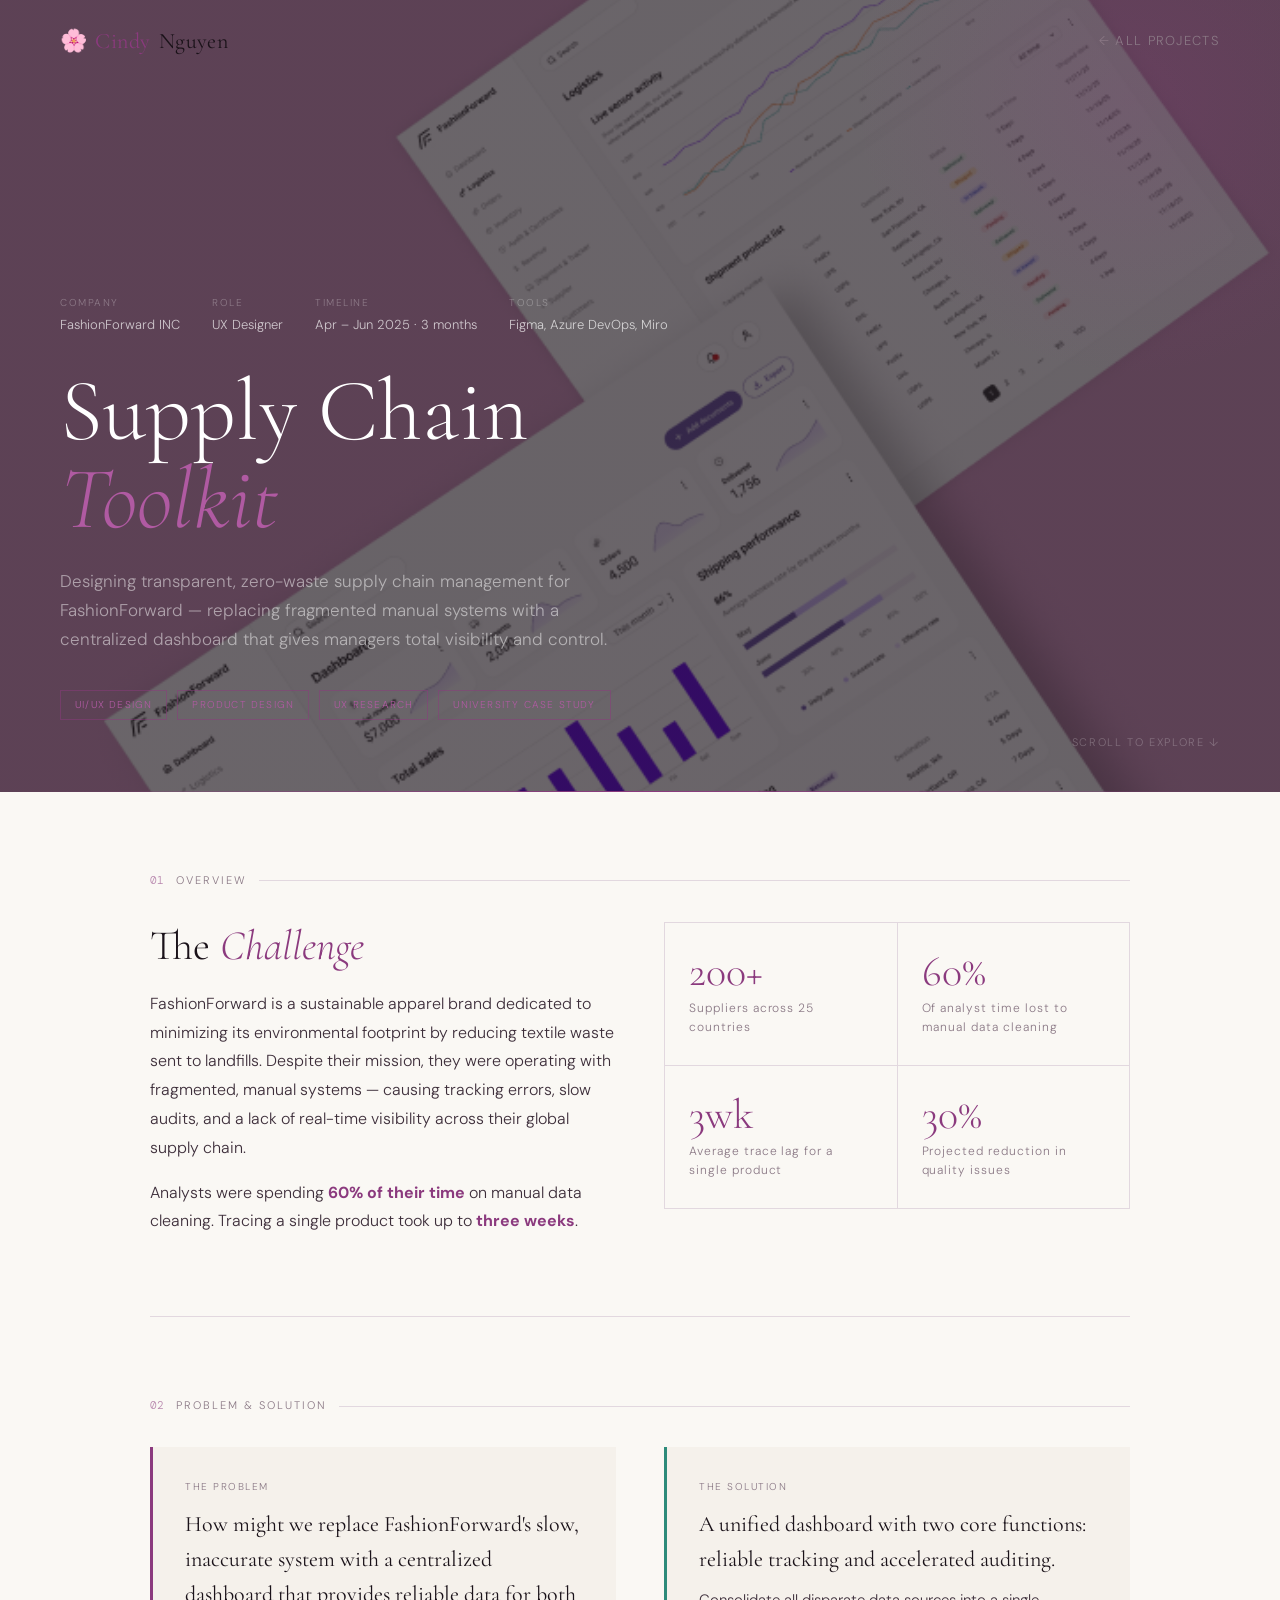
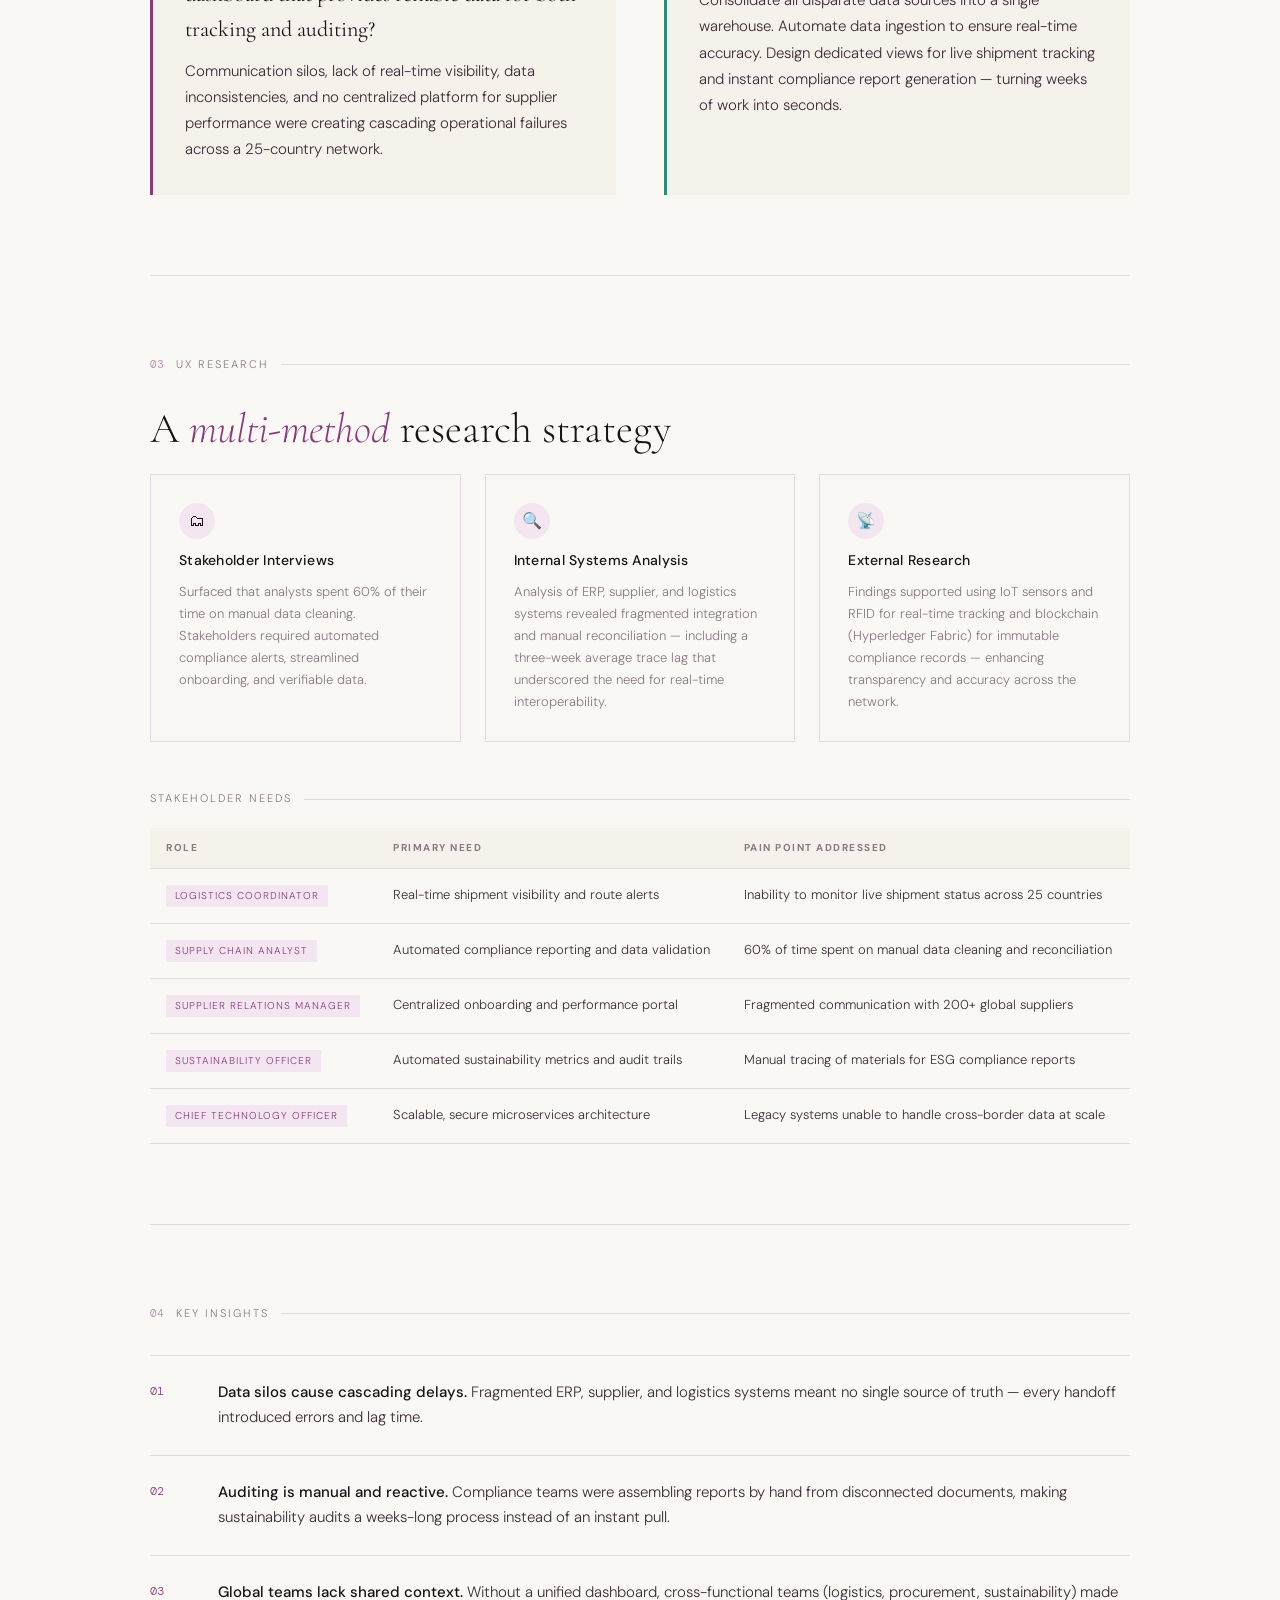
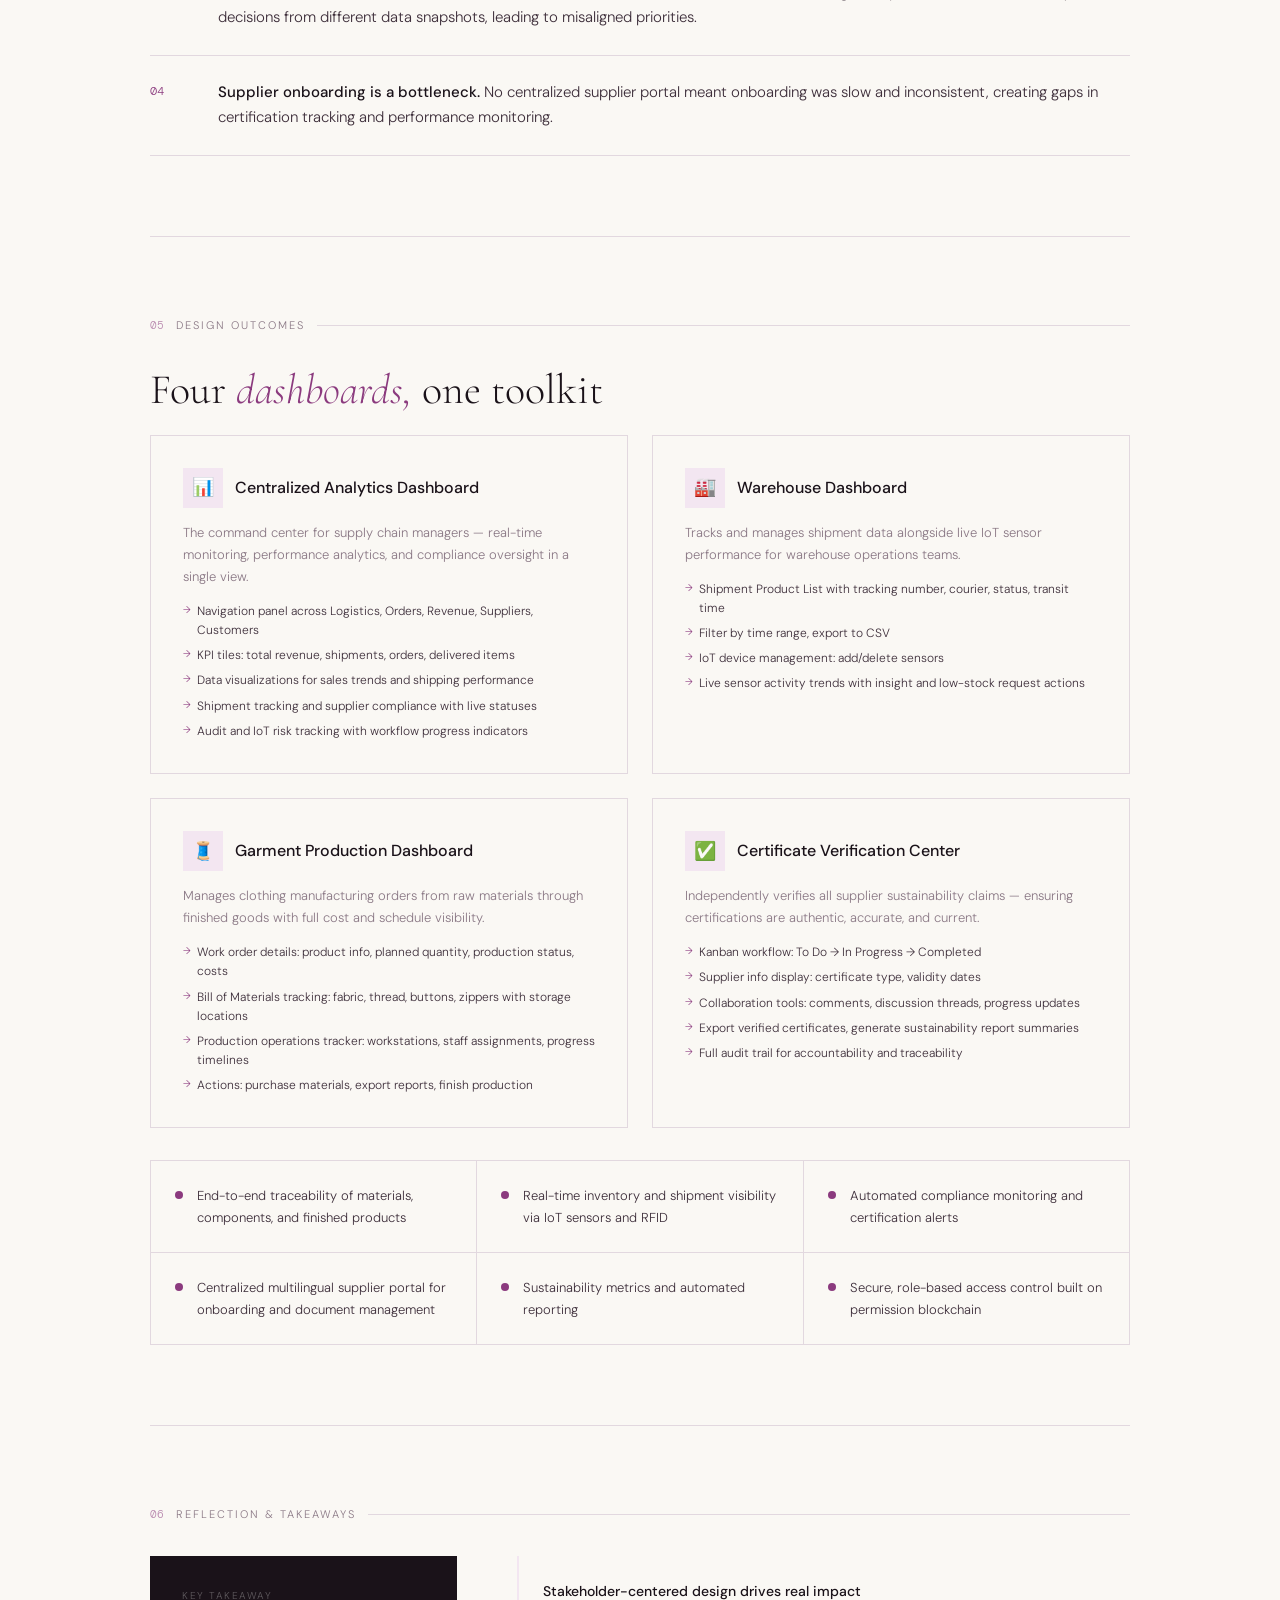
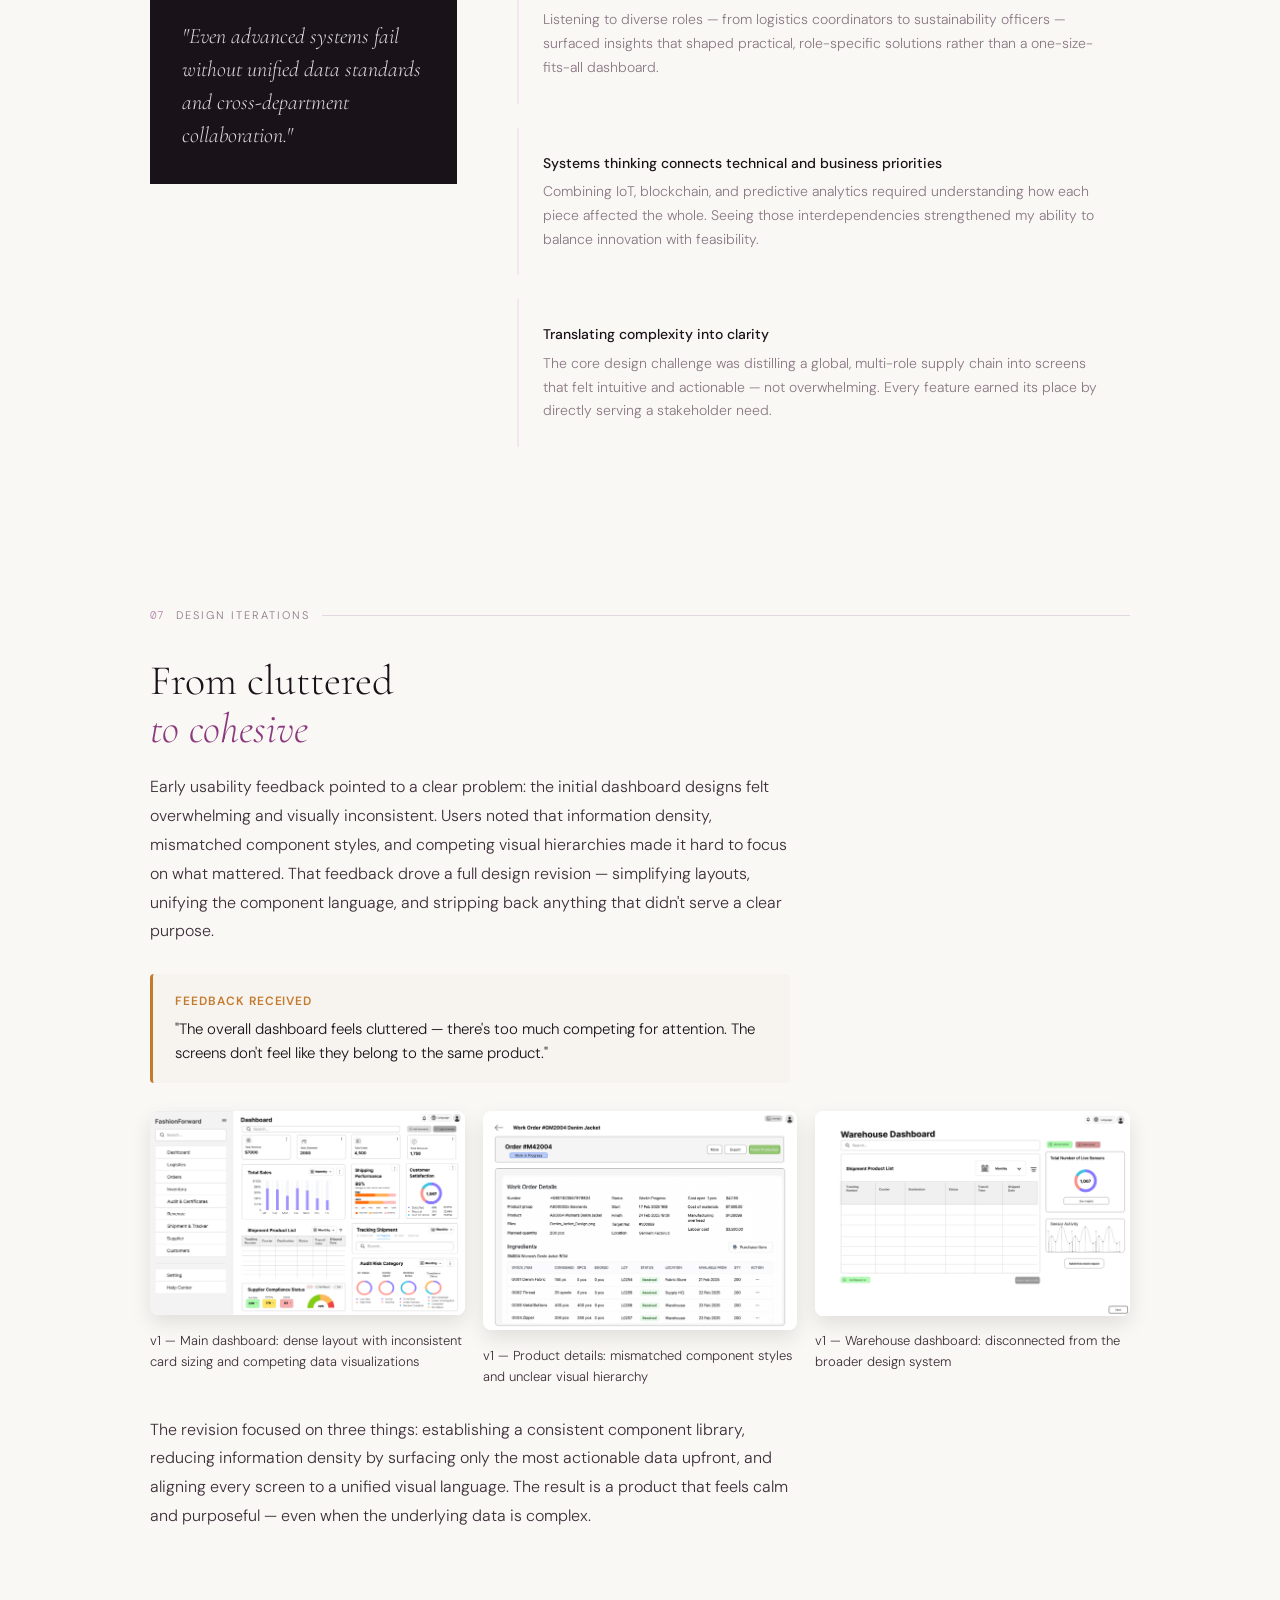
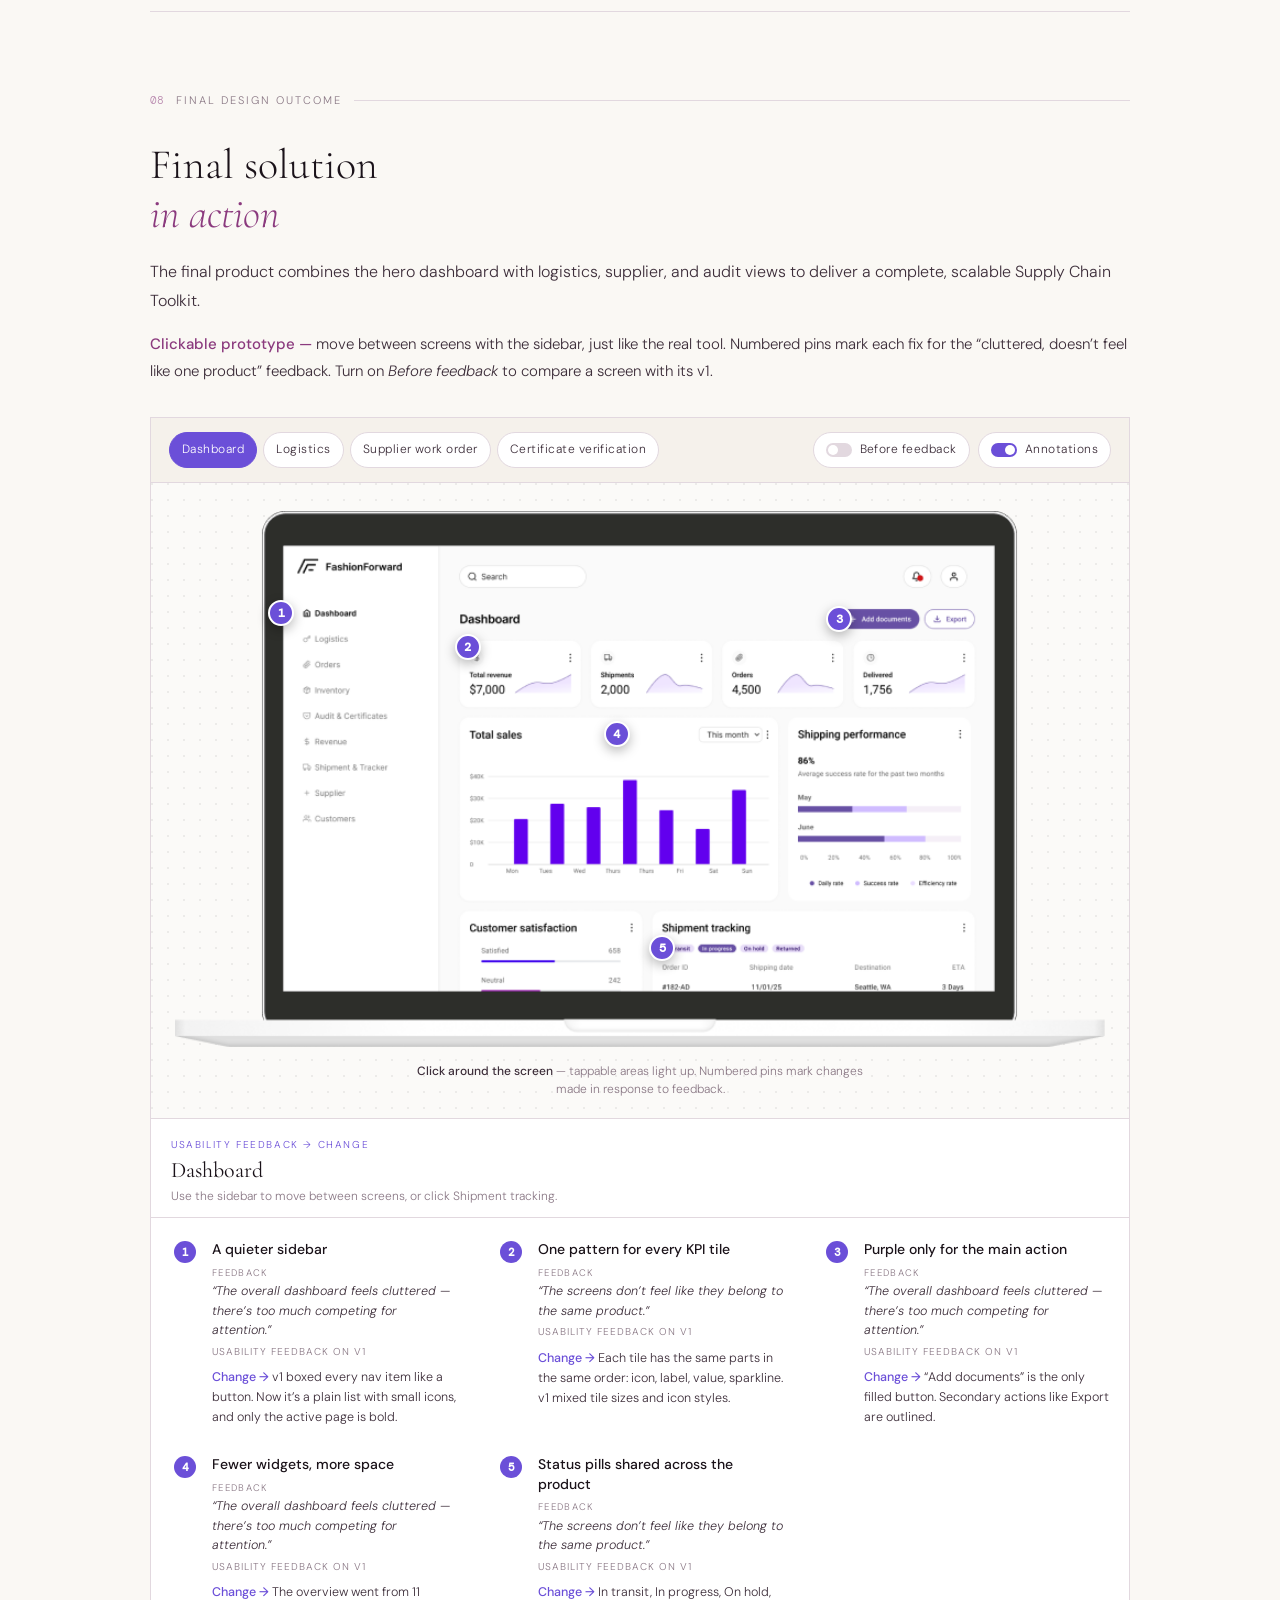
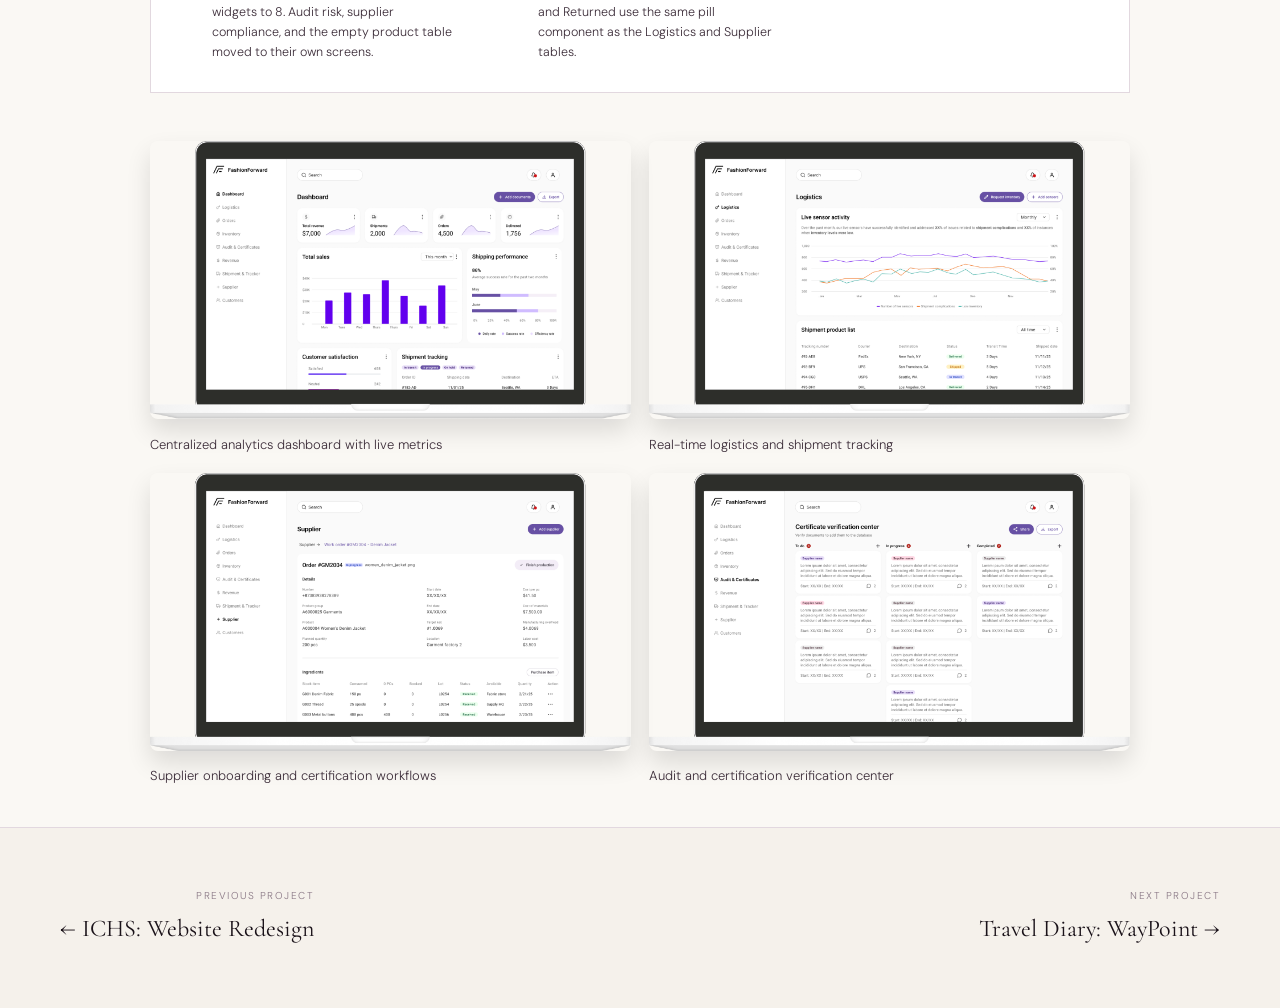
<file: FashionForward.html>
<!DOCTYPE html>
<html lang="en">
<head>
<meta charset="UTF-8">
<meta name="viewport" content="width=device-width, initial-scale=1.0">
<title>FashionForward Supply Chain — Cindy Nguyen</title>
<link rel="preconnect" href="https://fonts.googleapis.com">
<link href="https://fonts.googleapis.com/css2?family=Cormorant+Garamond:ital,wght@0,300;0,400;0,600;1,300;1,400&family=DM+Sans:wght@300;400;500&family=DM+Mono:wght@400&display=swap" rel="stylesheet">
<link rel="stylesheet" href="prototype/prototype.css">
<style>
  :root {
    --cream: #FAF8F4;
    --warm-white: #F5F1EB;
    --plum: #8B3A7E;
    --plum-light: #B05AA2;
    --plum-pale: #F3E6F1;
    --ink: #1A1219;
    --ink-soft: #3D2E3A;
    --muted: #8A7885;
    --border: #E2D8DF;
    --teal: #2D8B7A;
    --amber: #C47A2C;
  }

  *, *::before, *::after { box-sizing: border-box; margin: 0; padding: 0; }
  html { scroll-behavior: smooth; }
  body {
    background: var(--cream);
    color: var(--ink);
    font-family: 'DM Sans', sans-serif;
    font-weight: 300;
    line-height: 1.6;
    overflow-x: hidden;
  }

  /* NAV */
  nav {
    position: fixed; top: 0; left: 0; right: 0; z-index: 100;
    display: flex; align-items: center; justify-content: space-between;
    padding: 24px 60px;
    transition: background 0.4s, padding 0.4s;
  }
  nav.scrolled {
    background: rgba(250,248,244,0.92);
    backdrop-filter: blur(12px);
    padding: 16px 60px;
    border-bottom: 1px solid var(--border);
  }
  .nav-logo {
    font-family: 'Cormorant Garamond', serif;
    font-size: 22px; font-weight: 400; letter-spacing: 0.02em;
    color: var(--ink); text-decoration: none;
    display: flex; align-items: center; gap: 8px;
  }
  .nav-logo span { color: var(--plum); }
  .nav-back {
    display: flex; align-items: center; gap: 8px;
    font-size: 13px; letter-spacing: 0.1em; text-transform: uppercase;
    color: var(--muted); text-decoration: none;
    transition: color 0.2s;
  }
  .nav-back:hover { color: var(--plum); }

  /* HERO */
  .case-hero {
    min-height: 88vh;
    background:
      linear-gradient(rgba(26,18,25,0.65), rgba(26,18,25,0.65)),
      url("img/fashion-for-hero.png") center/cover no-repeat;
    display: flex; flex-direction: column; justify-content: flex-end;
    padding: 120px 60px 72px;
    position: relative; overflow: hidden;
  }
  .case-hero::before {
    content: '';
    position: absolute; top: -200px; right: -150px;
    width: 600px; height: 600px;
    background: radial-gradient(circle, rgba(139,58,126,0.2) 0%, transparent 65%);
    border-radius: 50%;
  }
  .case-hero::after {
    content: '';
    position: absolute; bottom: 0; left: 0; right: 0; height: 1px;
    background: linear-gradient(90deg, transparent, var(--plum), transparent);
  }
  .hero-meta {
    display: flex; gap: 32px; margin-bottom: 32px;
    opacity: 0; animation: fadeUp 0.7s 0.1s forwards;
  }
  .hero-meta-item { display: flex; flex-direction: column; gap: 4px; }
  .hero-meta-label {
    font-size: 10px; letter-spacing: 0.15em; text-transform: uppercase;
    color: rgba(255,255,255,0.3);
  }
  .hero-meta-value { font-size: 13px; color: rgba(255,255,255,0.7); }
  .case-title {
    font-family: 'Cormorant Garamond', serif;
    font-size: clamp(44px, 7vw, 88px);
    font-weight: 300; line-height: 1.0;
    color: white; max-width: 820px;
    opacity: 0; animation: fadeUp 0.8s 0.25s forwards;
  }
  .case-title em { font-style: italic; color: var(--plum-light); }
  .case-tagline {
    margin-top: 24px; max-width: 580px;
    font-size: 17px; line-height: 1.7;
    color: rgba(255,255,255,0.5);
    opacity: 0; animation: fadeUp 0.8s 0.4s forwards;
  }
  .hero-tags {
    display: flex; gap: 10px; margin-top: 36px; flex-wrap: wrap;
    opacity: 0; animation: fadeUp 0.8s 0.5s forwards;
  }
  .hero-tag {
    font-size: 10px; letter-spacing: 0.12em; text-transform: uppercase;
    padding: 6px 14px; border: 1px solid rgba(139,58,126,0.5);
    color: var(--plum-light);
  }
  .scroll-hint {
    position: absolute; bottom: 40px; right: 60px;
    display: flex; align-items: center; gap: 10px;
    font-size: 11px; letter-spacing: 0.15em; text-transform: uppercase;
    color: rgba(255,255,255,0.25);
    opacity: 0; animation: fadeIn 1s 0.8s forwards;
  }

  /* LAYOUT */
  .container { max-width: 1100px; margin: 0 auto; padding: 0 60px; }
  .section { padding: 80px 0; border-bottom: 1px solid var(--border); }
  .section:last-child { border-bottom: none; }

  /* SECTION LABELS */
  .section-eyebrow {
    display: flex; align-items: center; gap: 12px;
    margin-bottom: 32px;
  }
  .eyebrow-num {
    font-family: 'DM Mono', monospace;
    font-size: 11px; color: var(--plum); opacity: 0.6;
  }
  .eyebrow-label {
    font-size: 11px; letter-spacing: 0.18em; text-transform: uppercase;
    color: var(--muted);
  }
  .eyebrow-line { flex: 1; height: 1px; background: var(--border); }
  .section-heading {
    font-family: 'Cormorant Garamond', serif;
    font-size: clamp(28px, 3.5vw, 42px);
    font-weight: 300; line-height: 1.15; color: var(--ink);
    margin-bottom: 20px;
  }
  .section-heading em { font-style: italic; color: var(--plum); }

  /* OVERVIEW STATS */
  .overview-grid {
    display: grid; grid-template-columns: 1fr 1fr; gap: 48px; align-items: start;
  }
  .overview-body {
    font-size: 16px; line-height: 1.8; color: var(--ink-soft);
  }
  .stats-row {
    display: grid; grid-template-columns: 1fr 1fr; gap: 1px;
    background: var(--border); border: 1px solid var(--border);
  }
  .stat-box {
    background: var(--cream);
    padding: 28px 24px;
    display: flex; flex-direction: column; gap: 6px;
  }
  .stat-num {
    font-family: 'Cormorant Garamond', serif;
    font-size: 42px; font-weight: 300; color: var(--plum); line-height: 1;
  }
  .stat-label { font-size: 12px; letter-spacing: 0.08em; color: var(--muted); }

  /* PROBLEM / SOLUTION TWO-COL */
  .two-col { display: grid; grid-template-columns: 1fr 1fr; gap: 48px; }
  .panel {
    padding: 32px;
    background: var(--warm-white);
    border-left: 3px solid var(--border);
  }
  .panel.accent { border-left-color: var(--plum); }
  .panel.teal-accent { border-left-color: var(--teal); }
  .panel-label {
    font-size: 10px; letter-spacing: 0.15em; text-transform: uppercase;
    color: var(--muted); margin-bottom: 12px;
  }
  .panel-text { font-size: 15px; line-height: 1.75; color: var(--ink-soft); }
  .panel-heading {
    font-family: 'Cormorant Garamond', serif;
    font-size: 22px; font-weight: 400; color: var(--ink);
    margin-bottom: 10px;
  }

  /* RESEARCH 3-COL */
  .research-cols { display: grid; grid-template-columns: repeat(3, 1fr); gap: 24px; }
  .research-card {
    padding: 28px;
    border: 1px solid var(--border);
    background: var(--cream);
    display: flex; flex-direction: column; gap: 10px;
  }
  .research-icon {
    width: 36px; height: 36px;
    background: var(--plum-pale);
    border-radius: 50%;
    display: flex; align-items: center; justify-content: center;
    font-size: 16px;
  }
  .research-title {
    font-size: 14px; font-weight: 500; color: var(--ink); letter-spacing: 0.02em;
  }
  .research-body { font-size: 13px; line-height: 1.7; color: var(--muted); }

  /* INSIGHTS LIST */
  .insights-list { display: flex; flex-direction: column; gap: 0; }
  .insight-row {
    display: grid; grid-template-columns: 48px 1fr;
    gap: 20px; padding: 24px 0;
    border-bottom: 1px solid var(--border);
    align-items: start;
  }
  .insight-row:first-child { border-top: 1px solid var(--border); }
  .insight-num {
    font-family: 'DM Mono', monospace;
    font-size: 12px; color: var(--plum); padding-top: 2px;
  }
  .insight-text { font-size: 15px; line-height: 1.7; color: var(--ink-soft); }
  .insight-text strong { color: var(--ink); font-weight: 500; }

  /* STAKEHOLDER TABLE */
  .stakeholder-table { width: 100%; border-collapse: collapse; }
  .stakeholder-table th {
    font-size: 10px; letter-spacing: 0.15em; text-transform: uppercase;
    color: var(--muted); text-align: left;
    padding: 12px 16px; background: var(--warm-white);
    border-bottom: 1px solid var(--border);
  }
  .stakeholder-table td {
    padding: 16px; font-size: 13px; line-height: 1.6;
    color: var(--ink-soft); border-bottom: 1px solid var(--border);
    vertical-align: top;
  }
  .stakeholder-table tr:hover td { background: var(--warm-white); }
  .role-badge {
    display: inline-block;
    font-size: 10px; letter-spacing: 0.1em; text-transform: uppercase;
    padding: 3px 9px; background: var(--plum-pale); color: var(--plum);
  }

  /* DESIGN OUTCOMES */
  .outcomes-grid { display: grid; grid-template-columns: 1fr 1fr; gap: 24px; }
  .outcome-card {
    padding: 32px;
    border: 1px solid var(--border);
    background: var(--cream);
    display: flex; flex-direction: column; gap: 14px;
    transition: border-color 0.25s, background 0.25s;
  }
  .outcome-card:hover { border-color: var(--plum); background: var(--warm-white); }
  .outcome-header {
    display: flex; align-items: center; gap: 12px;
  }
  .outcome-icon {
    width: 40px; height: 40px; background: var(--plum-pale);
    display: flex; align-items: center; justify-content: center;
    font-size: 18px; flex-shrink: 0;
  }
  .outcome-title { font-size: 16px; font-weight: 500; color: var(--ink); }
  .outcome-body { font-size: 13px; line-height: 1.7; color: var(--muted); }
  .outcome-features {
    list-style: none; display: flex; flex-direction: column; gap: 6px;
  }
  .outcome-features li {
    font-size: 12px; color: var(--ink-soft); line-height: 1.6;
    padding-left: 14px; position: relative;
  }
  .outcome-features li::before {
    content: '→'; position: absolute; left: 0; color: var(--plum); font-size: 10px;
  }

  /* KEY FEATURES */
  .features-strip {
    display: grid; grid-template-columns: repeat(3, 1fr); gap: 1px;
    background: var(--border); border: 1px solid var(--border);
    margin-top: 32px;
  }
  .feature-box {
    background: var(--cream); padding: 24px;
    display: flex; gap: 14px; align-items: flex-start;
  }
  .feature-dot {
    width: 8px; height: 8px; border-radius: 50%;
    background: var(--plum); margin-top: 6px; flex-shrink: 0;
  }
  .feature-text { font-size: 13px; line-height: 1.65; color: var(--ink-soft); }

  /* REFLECTION */
  .reflection-grid { display: grid; grid-template-columns: 1fr 2fr; gap: 60px; align-items: start; }
  .reflection-aside {
    padding: 32px;
    background: var(--ink); color: white;
  }
  .reflection-aside-label {
    font-size: 10px; letter-spacing: 0.15em; text-transform: uppercase;
    color: rgba(255,255,255,0.3); margin-bottom: 16px;
  }
  .reflection-aside-quote {
    font-family: 'Cormorant Garamond', serif;
    font-size: 22px; font-weight: 300; line-height: 1.5;
    color: rgba(255,255,255,0.85); font-style: italic;
  }
  .reflection-items { display: flex; flex-direction: column; gap: 24px; }
  .reflection-item { padding: 24px; border-left: 2px solid var(--plum-pale); }
  .reflection-item-title { font-size: 14px; font-weight: 500; color: var(--ink); margin-bottom: 6px; }
  .reflection-item-body { font-size: 14px; line-height: 1.7; color: var(--muted); }

  /* BOTTOM NAV */
  .case-footer {
    background: var(--warm-white);
    padding: 60px;
    display: flex; justify-content: space-between; align-items: center;
    border-top: 1px solid var(--border);
  }
  .back-link {
    display: inline-flex; align-items: center; gap: 10px;
    font-size: 13px; letter-spacing: 0.1em; text-transform: uppercase;
    color: var(--ink-soft); text-decoration: none;
    transition: gap 0.2s, color 0.2s;
  }
  .back-link:hover { gap: 14px; color: var(--plum); }
  .next-project {
    text-align: right;
  }
  .next-label {
    font-size: 10px; letter-spacing: 0.15em; text-transform: uppercase;
    color: var(--muted); display: block; margin-bottom: 6px;
  }
  .next-title {
    font-family: 'Cormorant Garamond', serif;
    font-size: 24px; font-weight: 400; color: var(--ink);
    text-decoration: none; display: flex; align-items: center; gap: 10px;
    justify-content: flex-end; transition: gap 0.2s, color 0.2s;
  }
  .next-title:hover { gap: 14px; color: var(--plum); }

  /* ANIMATIONS */
  @keyframes fadeUp {
    from { opacity: 0; transform: translateY(20px); }
    to { opacity: 1; transform: translateY(0); }
  }
  @keyframes fadeIn {
    from { opacity: 0; }
    to { opacity: 1; }
  }
  .reveal {
    opacity: 0; transform: translateY(24px);
    transition: opacity 0.7s cubic-bezier(.25,.46,.45,.94), transform 0.7s cubic-bezier(.25,.46,.45,.94);
  }
  .reveal.visible { opacity: 1; transform: translateY(0); }
  .reveal-delay-1 { transition-delay: 0.1s; }
  .reveal-delay-2 { transition-delay: 0.2s; }

  /* RESPONSIVE */
  @media (max-width: 860px) {
    nav, .case-hero, .container, .case-footer { padding-left: 24px; padding-right: 24px; }
    nav.scrolled { padding-left: 24px; padding-right: 24px; }
    .case-hero { padding-top: 110px; }
    .overview-grid, .two-col, .research-cols, .outcomes-grid,
    .reflection-grid, .features-strip { grid-template-columns: 1fr; }
    .stakeholder-table { font-size: 12px; }
    .mockup-screen { width: 90%; height: auto; grid-template-columns: 80px 1fr; }
  }
</style>
</head>
<body>

<!-- NAV -->
<nav id="nav">
  <a href="index.html" class="nav-logo">🌸 <span>Cindy</span> Nguyen</a>
  <a href="index.html#projects" class="nav-back">← All Projects</a>
</nav>

<!-- HERO -->
<div class="case-hero">
  <div class="hero-meta">
    <div class="hero-meta-item">
      <span class="hero-meta-label">Company</span>
      <span class="hero-meta-value">FashionForward INC</span>
    </div>
    <div class="hero-meta-item">
      <span class="hero-meta-label">Role</span>
      <span class="hero-meta-value">UX Designer</span>
    </div>
    <div class="hero-meta-item">
      <span class="hero-meta-label">Timeline</span>
      <span class="hero-meta-value">Apr – Jun 2025 · 3 months</span>
    </div>
    <div class="hero-meta-item">
      <span class="hero-meta-label">Tools</span>
      <span class="hero-meta-value">Figma, Azure DevOps, Miro</span>
    </div>
  </div>
  <h1 class="case-title">Supply Chain<br><em>Toolkit</em></h1>
  <p class="case-tagline">Designing transparent, zero-waste supply chain management for FashionForward — replacing fragmented manual systems with a centralized dashboard that gives managers total visibility and control.</p>
  <div class="hero-tags">
    <span class="hero-tag">UI/UX Design</span>
    <span class="hero-tag">Product Design</span>
    <span class="hero-tag">UX Research</span>
    <span class="hero-tag">University Case Study</span>
  </div>
  <div class="scroll-hint">Scroll to explore ↓</div>
</div>



<!-- BODY -->
<div style="padding: 0 60px;">
<div style="max-width: 980px; margin: 0 auto;">

  <!-- 01 OVERVIEW -->
  <div class="section reveal">
    <div class="section-eyebrow">
      <span class="eyebrow-num">01</span>
      <span class="eyebrow-label">Overview</span>
      <div class="eyebrow-line"></div>
    </div>
    <div class="overview-grid">
      <div>
        <h2 class="section-heading">The <em>Challenge</em></h2>
        <p class="overview-body">FashionForward is a sustainable apparel brand dedicated to minimizing its environmental footprint by reducing textile waste sent to landfills. Despite their mission, they were operating with fragmented, manual systems — causing tracking errors, slow audits, and a lack of real-time visibility across their global supply chain.</p>
        <p class="overview-body" style="margin-top: 16px;">Analysts were spending <strong style="color: var(--plum);">60% of their time</strong> on manual data cleaning. Tracing a single product took up to <strong style="color: var(--plum);">three weeks</strong>.</p>
      </div>
      <div class="stats-row">
        <div class="stat-box">
          <span class="stat-num">200+</span>
          <span class="stat-label">Suppliers across 25 countries</span>
        </div>
        <div class="stat-box">
          <span class="stat-num">60%</span>
          <span class="stat-label">Of analyst time lost to manual data cleaning</span>
        </div>
        <div class="stat-box">
          <span class="stat-num">3wk</span>
          <span class="stat-label">Average trace lag for a single product</span>
        </div>
        <div class="stat-box">
          <span class="stat-num">30%</span>
          <span class="stat-label">Projected reduction in quality issues</span>
        </div>
      </div>
    </div>
  </div>

  <!-- 02 PROBLEM & SOLUTION -->
  <div class="section reveal">
    <div class="section-eyebrow">
      <span class="eyebrow-num">02</span>
      <span class="eyebrow-label">Problem &amp; Solution</span>
      <div class="eyebrow-line"></div>
    </div>
    <div class="two-col">
      <div class="panel accent">
        <div class="panel-label">The Problem</div>
        <div class="panel-heading">How might we replace FashionForward's slow, inaccurate system with a centralized dashboard that provides reliable data for both tracking and auditing?</div>
        <p class="panel-text">Communication silos, lack of real-time visibility, data inconsistencies, and no centralized platform for supplier performance were creating cascading operational failures across a 25-country network.</p>
      </div>
      <div class="panel teal-accent">
        <div class="panel-label">The Solution</div>
        <div class="panel-heading">A unified dashboard with two core functions: reliable tracking and accelerated auditing.</div>
        <p class="panel-text">Consolidate all disparate data sources into a single warehouse. Automate data ingestion to ensure real-time accuracy. Design dedicated views for live shipment tracking and instant compliance report generation — turning weeks of work into seconds.</p>
      </div>
    </div>
  </div>

  <!-- 03 RESEARCH -->
  <div class="section reveal">
    <div class="section-eyebrow">
      <span class="eyebrow-num">03</span>
      <span class="eyebrow-label">UX Research</span>
      <div class="eyebrow-line"></div>
    </div>
    <h2 class="section-heading">A <em>multi-method</em> research strategy</h2>
    <div class="research-cols">
      <div class="research-card">
        <div class="research-icon">🗂</div>
        <div class="research-title">Stakeholder Interviews</div>
        <div class="research-body">Surfaced that analysts spent 60% of their time on manual data cleaning. Stakeholders required automated compliance alerts, streamlined onboarding, and verifiable data.</div>
      </div>
      <div class="research-card">
        <div class="research-icon">🔍</div>
        <div class="research-title">Internal Systems Analysis</div>
        <div class="research-body">Analysis of ERP, supplier, and logistics systems revealed fragmented integration and manual reconciliation — including a three-week average trace lag that underscored the need for real-time interoperability.</div>
      </div>
      <div class="research-card">
        <div class="research-icon">📡</div>
        <div class="research-title">External Research</div>
        <div class="research-body">Findings supported using IoT sensors and RFID for real-time tracking and blockchain (Hyperledger Fabric) for immutable compliance records — enhancing transparency and accuracy across the network.</div>
      </div>
    </div>

    <!-- Stakeholder needs table -->
    <div style="margin-top: 48px;">
      <div class="section-eyebrow" style="margin-bottom: 20px;">
        <span class="eyebrow-label">Stakeholder Needs</span>
        <div class="eyebrow-line"></div>
      </div>
      <table class="stakeholder-table">
        <thead>
          <tr>
            <th>Role</th>
            <th>Primary Need</th>
            <th>Pain Point Addressed</th>
          </tr>
        </thead>
        <tbody>
          <tr>
            <td><span class="role-badge">Logistics Coordinator</span></td>
            <td>Real-time shipment visibility and route alerts</td>
            <td>Inability to monitor live shipment status across 25 countries</td>
          </tr>
          <tr>
            <td><span class="role-badge">Supply Chain Analyst</span></td>
            <td>Automated compliance reporting and data validation</td>
            <td>60% of time spent on manual data cleaning and reconciliation</td>
          </tr>
          <tr>
            <td><span class="role-badge">Supplier Relations Manager</span></td>
            <td>Centralized onboarding and performance portal</td>
            <td>Fragmented communication with 200+ global suppliers</td>
          </tr>
          <tr>
            <td><span class="role-badge">Sustainability Officer</span></td>
            <td>Automated sustainability metrics and audit trails</td>
            <td>Manual tracing of materials for ESG compliance reports</td>
          </tr>
          <tr>
            <td><span class="role-badge">Chief Technology Officer</span></td>
            <td>Scalable, secure microservices architecture</td>
            <td>Legacy systems unable to handle cross-border data at scale</td>
          </tr>
        </tbody>
      </table>
    </div>
  </div>

  <!-- 04 KEY INSIGHTS -->
  <div class="section reveal">
    <div class="section-eyebrow">
      <span class="eyebrow-num">04</span>
      <span class="eyebrow-label">Key Insights</span>
      <div class="eyebrow-line"></div>
    </div>
    <div class="insights-list">
      <div class="insight-row">
        <span class="insight-num">01</span>
        <p class="insight-text"><strong>Data silos cause cascading delays.</strong> Fragmented ERP, supplier, and logistics systems meant no single source of truth — every handoff introduced errors and lag time.</p>
      </div>
      <div class="insight-row">
        <span class="insight-num">02</span>
        <p class="insight-text"><strong>Auditing is manual and reactive.</strong> Compliance teams were assembling reports by hand from disconnected documents, making sustainability audits a weeks-long process instead of an instant pull.</p>
      </div>
      <div class="insight-row">
        <span class="insight-num">03</span>
        <p class="insight-text"><strong>Global teams lack shared context.</strong> Without a unified dashboard, cross-functional teams (logistics, procurement, sustainability) made decisions from different data snapshots, leading to misaligned priorities.</p>
      </div>
      <div class="insight-row">
        <span class="insight-num">04</span>
        <p class="insight-text"><strong>Supplier onboarding is a bottleneck.</strong> No centralized supplier portal meant onboarding was slow and inconsistent, creating gaps in certification tracking and performance monitoring.</p>
      </div>
    </div>
  </div>

  <!-- 05 DESIGN OUTCOMES -->
  <div class="section reveal">
    <div class="section-eyebrow">
      <span class="eyebrow-num">05</span>
      <span class="eyebrow-label">Design Outcomes</span>
      <div class="eyebrow-line"></div>
    </div>
    <h2 class="section-heading">Four <em>dashboards,</em> one toolkit</h2>
    <div class="outcomes-grid">
      <div class="outcome-card">
        <div class="outcome-header">
          <div class="outcome-icon">📊</div>
          <div class="outcome-title">Centralized Analytics Dashboard</div>
        </div>
        <div class="outcome-body">The command center for supply chain managers — real-time monitoring, performance analytics, and compliance oversight in a single view.</div>
        <ul class="outcome-features">
          <li>Navigation panel across Logistics, Orders, Revenue, Suppliers, Customers</li>
          <li>KPI tiles: total revenue, shipments, orders, delivered items</li>
          <li>Data visualizations for sales trends and shipping performance</li>
          <li>Shipment tracking and supplier compliance with live statuses</li>
          <li>Audit and IoT risk tracking with workflow progress indicators</li>
        </ul>
      </div>
      <div class="outcome-card">
        <div class="outcome-header">
          <div class="outcome-icon">🏭</div>
          <div class="outcome-title">Warehouse Dashboard</div>
        </div>
        <div class="outcome-body">Tracks and manages shipment data alongside live IoT sensor performance for warehouse operations teams.</div>
        <ul class="outcome-features">
          <li>Shipment Product List with tracking number, courier, status, transit time</li>
          <li>Filter by time range, export to CSV</li>
          <li>IoT device management: add/delete sensors</li>
          <li>Live sensor activity trends with insight and low-stock request actions</li>
        </ul>
      </div>
      <div class="outcome-card">
        <div class="outcome-header">
          <div class="outcome-icon">🧵</div>
          <div class="outcome-title">Garment Production Dashboard</div>
        </div>
        <div class="outcome-body">Manages clothing manufacturing orders from raw materials through finished goods with full cost and schedule visibility.</div>
        <ul class="outcome-features">
          <li>Work order details: product info, planned quantity, production status, costs</li>
          <li>Bill of Materials tracking: fabric, thread, buttons, zippers with storage locations</li>
          <li>Production operations tracker: workstations, staff assignments, progress timelines</li>
          <li>Actions: purchase materials, export reports, finish production</li>
        </ul>
      </div>
      <div class="outcome-card">
        <div class="outcome-header">
          <div class="outcome-icon">✅</div>
          <div class="outcome-title">Certificate Verification Center</div>
        </div>
        <div class="outcome-body">Independently verifies all supplier sustainability claims — ensuring certifications are authentic, accurate, and current.</div>
        <ul class="outcome-features">
          <li>Kanban workflow: To Do → In Progress → Completed</li>
          <li>Supplier info display: certificate type, validity dates</li>
          <li>Collaboration tools: comments, discussion threads, progress updates</li>
          <li>Export verified certificates, generate sustainability report summaries</li>
          <li>Full audit trail for accountability and traceability</li>
        </ul>
      </div>
    </div>

    <!-- Key features strip -->
    <div class="features-strip reveal reveal-delay-1">
      <div class="feature-box">
        <div class="feature-dot"></div>
        <span class="feature-text">End-to-end traceability of materials, components, and finished products</span>
      </div>
      <div class="feature-box">
        <div class="feature-dot"></div>
        <span class="feature-text">Real-time inventory and shipment visibility via IoT sensors and RFID</span>
      </div>
      <div class="feature-box">
        <div class="feature-dot"></div>
        <span class="feature-text">Automated compliance monitoring and certification alerts</span>
      </div>
      <div class="feature-box">
        <div class="feature-dot"></div>
        <span class="feature-text">Centralized multilingual supplier portal for onboarding and document management</span>
      </div>
      <div class="feature-box">
        <div class="feature-dot"></div>
        <span class="feature-text">Sustainability metrics and automated reporting</span>
      </div>
      <div class="feature-box">
        <div class="feature-dot"></div>
        <span class="feature-text">Secure, role-based access control built on permission blockchain</span>
      </div>
    </div>
  </div>

  <!-- 06 REFLECTION -->
  <div class="section reveal" style="border-bottom: none;">
    <div class="section-eyebrow">
      <span class="eyebrow-num">06</span>
      <span class="eyebrow-label">Reflection &amp; Takeaways</span>
      <div class="eyebrow-line"></div>
    </div>
    <div class="reflection-grid">
      <div class="reflection-aside">
        <div class="reflection-aside-label">Key Takeaway</div>
        <div class="reflection-aside-quote">"Even advanced systems fail without unified data standards and cross-department collaboration."</div>
      </div>
      <div class="reflection-items">
        <div class="reflection-item">
          <div class="reflection-item-title">Stakeholder-centered design drives real impact</div>
          <div class="reflection-item-body">Listening to diverse roles — from logistics coordinators to sustainability officers — surfaced insights that shaped practical, role-specific solutions rather than a one-size-fits-all dashboard.</div>
        </div>
        <div class="reflection-item">
          <div class="reflection-item-title">Systems thinking connects technical and business priorities</div>
          <div class="reflection-item-body">Combining IoT, blockchain, and predictive analytics required understanding how each piece affected the whole. Seeing those interdependencies strengthened my ability to balance innovation with feasibility.</div>
        </div>
        <div class="reflection-item">
          <div class="reflection-item-title">Translating complexity into clarity</div>
          <div class="reflection-item-body">The core design challenge was distilling a global, multi-role supply chain into screens that felt intuitive and actionable — not overwhelming. Every feature earned its place by directly serving a stakeholder need.</div>
        </div>
      </div>
    </div>
  </div>

  <!-- 07 DESIGN ITERATIONS -->
  <div class="section reveal">
    <div class="section-eyebrow">
      <span class="eyebrow-num">07</span>
      <span class="eyebrow-label">Design Iterations</span>
      <div class="eyebrow-line"></div>
    </div>
    <h2 class="section-heading">From cluttered<br><em>to cohesive</em></h2>
    <p class="overview-body" style="margin-top: 12px; max-width: 640px;">Early usability feedback pointed to a clear problem: the initial dashboard designs felt overwhelming and visually inconsistent. Users noted that information density, mismatched component styles, and competing visual hierarchies made it hard to focus on what mattered. That feedback drove a full design revision — simplifying layouts, unifying the component language, and stripping back anything that didn't serve a clear purpose.</p>

    <div style="background: #f7f4f0; border-left: 3px solid #c47a2c; border-radius: 4px; padding: 18px 22px; margin: 28px 0; max-width: 640px;">
      <div style="font-size: 12px; font-weight: 600; letter-spacing: 0.08em; text-transform: uppercase; color: #c47a2c; margin-bottom: 6px;">Feedback received</div>
      <p style="font-size: 15px; line-height: 1.6; color: var(--ink);">"The overall dashboard feels cluttered — there's too much competing for attention. The screens don't feel like they belong to the same product."</p>
    </div>

    <div style="display: grid; grid-template-columns: repeat(3, minmax(0, 1fr)); gap: 18px; margin-top: 8px;">
      <figure style="margin:0;">
        <img src="img/ff-olddash.png" alt="Early dashboard iteration" style="width:100%; border-radius: 8px; box-shadow: 0 8px 20px rgba(0,0,0,0.10);" />
        <figcaption style="margin-top: 8px; font-size: 13px; color: var(--ink-soft);">v1 — Main dashboard: dense layout with inconsistent card sizing and competing data visualizations</figcaption>
      </figure>
      <figure style="margin:0;">
        <img src="img/ff-product-details.png" alt="Early product details iteration" style="width:100%; border-radius: 8px; box-shadow: 0 8px 20px rgba(0,0,0,0.10);" />
        <figcaption style="margin-top: 8px; font-size: 13px; color: var(--ink-soft);">v1 — Product details: mismatched component styles and unclear visual hierarchy</figcaption>
      </figure>
      <figure style="margin:0;">
        <img src="img/ff-warehouse-dash.png" alt="Early warehouse dashboard iteration" style="width:100%; border-radius: 8px; box-shadow: 0 8px 20px rgba(0,0,0,0.10);" />
        <figcaption style="margin-top: 8px; font-size: 13px; color: var(--ink-soft);">v1 — Warehouse dashboard: disconnected from the broader design system</figcaption>
      </figure>
    </div>

    <p class="overview-body" style="margin-top: 28px; max-width: 640px;">The revision focused on three things: establishing a consistent component library, reducing information density by surfacing only the most actionable data upfront, and aligning every screen to a unified visual language. The result is a product that feels calm and purposeful — even when the underlying data is complex.</p>
  </div>

  <!-- 08 FINAL DESIGN OUTCOME -->
  <div class="section reveal" style="border-bottom: none; padding-bottom: 40px;">
    <div class="section-eyebrow">
      <span class="eyebrow-num">08</span>
      <span class="eyebrow-label">Final Design Outcome</span>
      <div class="eyebrow-line"></div>
    </div>
    <h2 class="section-heading">Final solution<br><em>in action</em></h2>
    <p class="overview-body" style="margin-top: 12px;">The final product combines the hero dashboard with logistics, supplier, and audit views to deliver a complete, scalable Supply Chain Toolkit.</p>

    <p class="overview-body" style="margin-top: 16px; font-size: 15px;"><strong style="color: var(--plum); font-weight: 500;">Clickable prototype —</strong> move between screens with the sidebar, just like the real tool. Numbered pins mark each fix for the “cluttered, doesn’t feel like one product” feedback. Turn on <em>Before feedback</em> to compare a screen with its v1.</p>
    <div id="ff-prototype" style="margin-bottom: 48px;"></div>
    <div class="final-outcome-grid" style="display: grid; grid-template-columns: repeat(2, minmax(0, 1fr)); gap: 18px; margin-top: 24px;">
      <figure style="margin:0;">
        <img src="img/fashion-for-dash.png" alt="FashionForward Dashboard screenshot" style="width:100%; border-radius: 8px; box-shadow: 0 12px 24px rgba(0,0,0,0.12);" />
        <figcaption style="margin-top: 8px; font-size: 13px; color: var(--ink-soft);">Centralized analytics dashboard with live metrics</figcaption>
      </figure>
      <figure style="margin:0;">
        <img src="img/fashion-for-logistics.png" alt="Logistics view screenshot" style="width:100%; border-radius: 8px; box-shadow: 0 12px 24px rgba(0,0,0,0.12);" />
        <figcaption style="margin-top: 8px; font-size: 13px; color: var(--ink-soft);">Real-time logistics and shipment tracking</figcaption>
      </figure>
      <figure style="margin:0;">
        <img src="img/fashion-for-supplier.png" alt="Supplier portal screenshot" style="width:100%; border-radius: 8px; box-shadow: 0 12px 24px rgba(0,0,0,0.12);" />
        <figcaption style="margin-top: 8px; font-size: 13px; color: var(--ink-soft);">Supplier onboarding and certification workflows</figcaption>
      </figure>
      <figure style="margin:0;">
        <img src="img/fashion-for-audit.png" alt="Audit center screenshot" style="width:100%; border-radius: 8px; box-shadow: 0 12px 24px rgba(0,0,0,0.12);" />
        <figcaption style="margin-top: 8px; font-size: 13px; color: var(--ink-soft);">Audit and certification verification center</figcaption>
      </figure>
    </div>
  </div>
</div><!-- end max-width -->
</div><!-- end padding -->

<!-- FOOTER NAV -->
<div class="case-footer">
  <div class="next-project">
    <span class="next-label">Previous Project</span>
    <a href="ichs.html" class="next-title">← ICHS: Website Redesign</a>
  </div>
  <div class="next-project">
    <span class="next-label">Next Project</span>
    <a href="Waypoint.html" class="next-title">Travel Diary: WayPoint →</a>
  </div>
</div>

<script>
  const nav = document.getElementById('nav');
  window.addEventListener('scroll', () => {
    nav.classList.toggle('scrolled', window.scrollY > 60);
  });
  const revealEls = document.querySelectorAll('.reveal');
  const io = new IntersectionObserver((entries) => {
    entries.forEach(e => { if (e.isIntersecting) { e.target.classList.add('visible'); io.unobserve(e.target); } });
  }, { threshold: 0.1 });
  revealEls.forEach(el => io.observe(el));
</script>

<script src="prototype/prototype.js"></script>
<script>
  // Sidebar hotspots, shared by every screen (positions are % of the laptop mockup)
  const ffSidebar = [
    { y: 17.1, to: 'dash', label: 'Dashboard' },
    { y: 21.8, to: 'logistics', label: 'Logistics' },
    { y: 26.6, toast: 'Orders wasn’t part of the final screens' },
    { y: 31.3, toast: 'Inventory wasn’t part of the final screens' },
    { y: 36.2, to: 'audit', label: 'Audit & Certificates' },
    { y: 40.9, toast: 'Revenue wasn’t part of the final screens' },
    { y: 45.7, toast: 'Shipment & Tracker wasn’t part of the final screens' },
    { y: 50.6, to: 'supplier', label: 'Supplier' },
    { y: 55.3, toast: 'Customers wasn’t part of the final screens' },
  ].map(h => ({ x: 13, w: 13, h: 4, ...h }));

  const ffFeedback = '“The overall dashboard feels cluttered — there’s too much competing for attention.”';
  const ffFeedback2 = '“The screens don’t feel like they belong to the same product.”';
  const ffSource = 'Usability feedback on v1';

  Prototype.mount(document.getElementById('ff-prototype'), {
    accent: '#6B4FD8',
    maxWidth: 1000,
    layout: 'stack',
    kicker: 'Usability feedback → change',
    start: 'dash',
    screens: [
      {
        id: 'dash', label: 'Dashboard', img: 'img/fashion-for-dash.png', alt: 'FashionForward dashboard, final design',
        summary: 'Use the sidebar to move between screens, or click Shipment tracking.',
        compare: {
          img: 'img/ff-olddash.png', label: 'Dashboard — v1',
          note: 'v1 packed 11 widgets onto one screen, including five donut charts, a gauge, and two empty tables, next to boxed nav buttons. Everything competed for attention.',
        },
        hotspots: [
          ...ffSidebar,
          { x: 51.3, y: 74.7, w: 34.5, h: 14.7, to: 'logistics', label: 'Shipment tracking — open Logistics' },
        ],
        pins: [
          {
            x: 11.4, y: 19.1, title: 'A quieter sidebar',
            feedback: ffFeedback, source: ffSource,
            change: 'v1 boxed every nav item like a button. Now it’s a plain list with small icons, and only the active page is bold.',
          },
          {
            x: 31.5, y: 25.3, title: 'One pattern for every KPI tile',
            feedback: ffFeedback2, source: ffSource,
            change: 'Each tile has the same parts in the same order: icon, label, value, sparkline. v1 mixed tile sizes and icon styles.',
          },
          {
            x: 71.4, y: 20.1, title: 'Purple only for the main action',
            feedback: ffFeedback, source: ffSource,
            change: '“Add documents” is the only filled button. Secondary actions like Export are outlined.',
          },
          {
            x: 47.5, y: 41.6, title: 'Fewer widgets, more space',
            feedback: ffFeedback, source: ffSource,
            change: 'The overview went from 11 widgets to 8. Audit risk, supplier compliance, and the empty product table moved to their own screens.',
          },
          {
            x: 52.4, y: 81.5, title: 'Status pills shared across the product',
            feedback: ffFeedback2, source: ffSource,
            change: 'In transit, In progress, On hold, and Returned use the same pill component as the Logistics and Supplier tables.',
          },
        ],
      },
      {
        id: 'logistics', label: 'Logistics', img: 'img/fashion-for-logistics.png', alt: 'FashionForward logistics view, final design',
        compare: {
          img: 'img/ff-warehouse-dash.png', label: 'Warehouse — v1',
          note: 'v1 had no sidebar, oversized controls, and red/green buttons, so it looked like a different app from the dashboard.',
        },
        hotspots: ffSidebar,
        pins: [
          {
            x: 37, y: 12.2, title: 'The same app shell on every screen',
            feedback: ffFeedback2, source: ffSource,
            change: 'Sidebar, search, notifications, and profile are identical on every page. The v1 warehouse screen had no sidebar at all.',
          },
          {
            x: 69.2, y: 20.1, title: 'One button style, not red and green',
            feedback: ffFeedback, source: ffSource,
            change: '“Add new sensor” (green) and “Delete sensor” (red) became one primary and one outlined button.',
          },
          {
            x: 31.2, y: 31.5, title: 'A one-line summary before the chart',
            feedback: ffFeedback, source: ffSource,
            change: 'A plain-language sentence explains what the sensors caught, so managers get the takeaway without reading the chart.',
          },
          {
            x: 79.8, y: 27.4, title: 'The same time filter everywhere',
            feedback: ffFeedback2, source: ffSource,
            change: 'The v1 calendar dropdown was huge. It’s now the same compact “Monthly / All time” control used on the dashboard.',
          },
          {
            x: 63.6, y: 77.5, title: 'Filled rows with colored status',
            feedback: ffFeedback, source: ffSource,
            change: 'The empty, heavily gridded table is now light rows with color-coded Delivered, Shipped, and In transit pills.',
          },
        ],
      },
      {
        id: 'supplier', label: 'Supplier work order', img: 'img/fashion-for-supplier.png', alt: 'FashionForward supplier work order, final design',
        compare: {
          img: 'img/ff-product-details.png', label: 'Product details — v1',
          note: 'v1 mixed bold and regular labels, put the bright green button next to other buttons, and only had a back arrow for navigation.',
        },
        hotspots: [
          ...ffSidebar,
          { x: 30.5, y: 24.2, w: 5, h: 3, to: 'supplier', label: 'Supplier list (this view)' },
        ],
        pins: [
          {
            x: 28.6, y: 25.7, title: 'Breadcrumbs instead of a back arrow',
            feedback: ffFeedback2, source: ffSource,
            change: '“Supplier → Work order #GM2004” shows where you are inside the same shell as every other screen.',
          },
          {
            x: 29.4, y: 41.8, title: 'Label above value, in three even columns',
            feedback: ffFeedback, source: ffSource,
            change: 'Small grey labels over dark values, aligned on a three-column grid. v1 mixed bold labels inline with values.',
          },
          {
            x: 75.8, y: 32.9, title: 'The finishing action is calmer',
            feedback: ffFeedback, source: ffSource,
            change: 'The bright green “Finish Production” is now a quiet tinted button, so it no longer outshouts the page.',
          },
          {
            x: 66.3, y: 79.2, title: 'Status pills reused in tables',
            feedback: ffFeedback2, source: ffSource,
            change: 'The “Received” pills are the same component as the Logistics statuses.',
          },
        ],
      },
      {
        id: 'audit', label: 'Certificate verification', img: 'img/fashion-for-audit.png', alt: 'FashionForward certificate verification center, final design',
        summary: 'This screen was designed after the feedback, so there’s no v1 to compare.',
        hotspots: ffSidebar,
        pins: [
          {
            x: 35.5, y: 26.2, title: 'Kanban columns with counts',
            feedback: ffFeedback, source: ffSource,
            change: 'In v1, audit risk was four donut charts squeezed into a dashboard corner. Now they have their own To do → In progress → Completed board with a count on each column.',
          },
          {
            x: 33.4, y: 30.6, title: 'The same card and tag styles',
            feedback: ffFeedback2, source: ffSource,
            change: 'Cards use the product’s radius, shadow, and pill tags, so a new screen still looks like the same tool.',
          },
          {
            x: 74.6, y: 20.1, title: 'The same primary + secondary pair',
            feedback: ffFeedback2, source: ffSource,
            change: '“Share” and “Export” follow the same filled + outlined pattern as the Dashboard and Logistics headers.',
          },
        ],
      },
    ],
  });
</script>
</body>
</html>
</file>
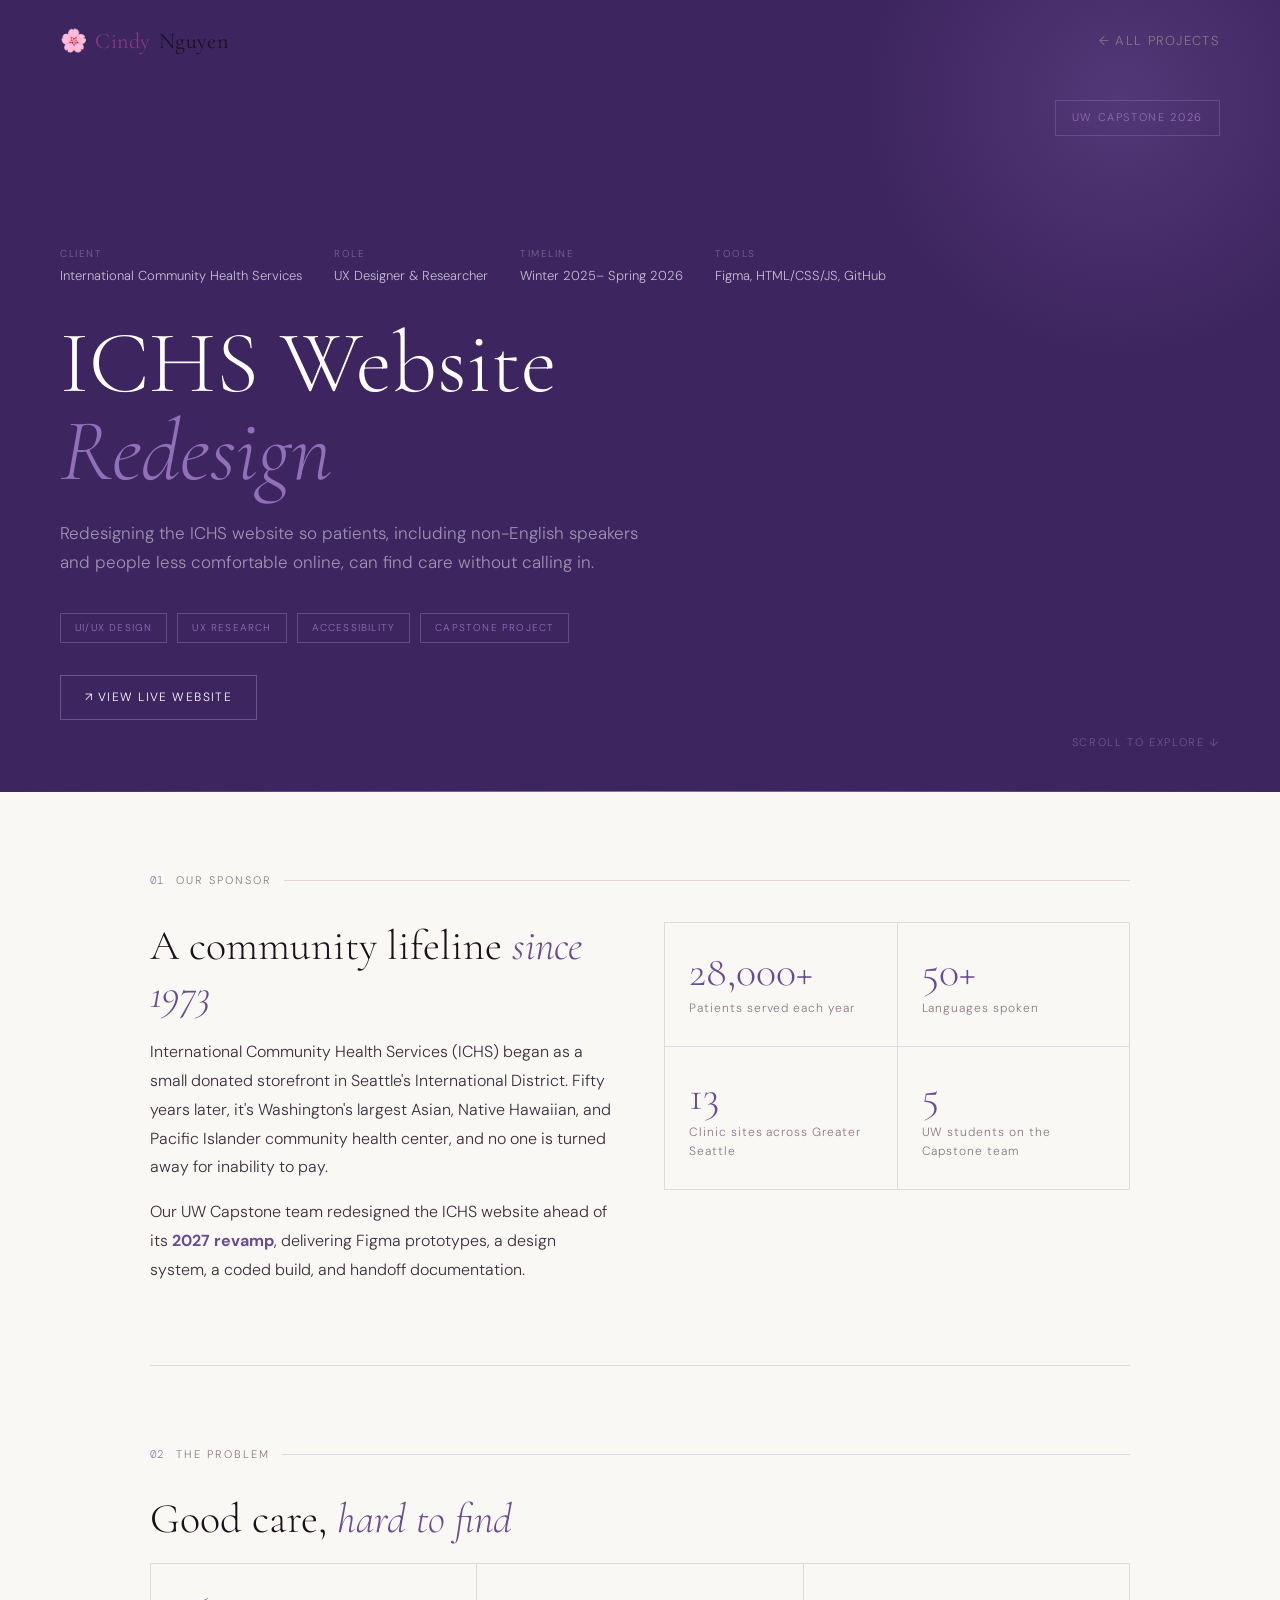
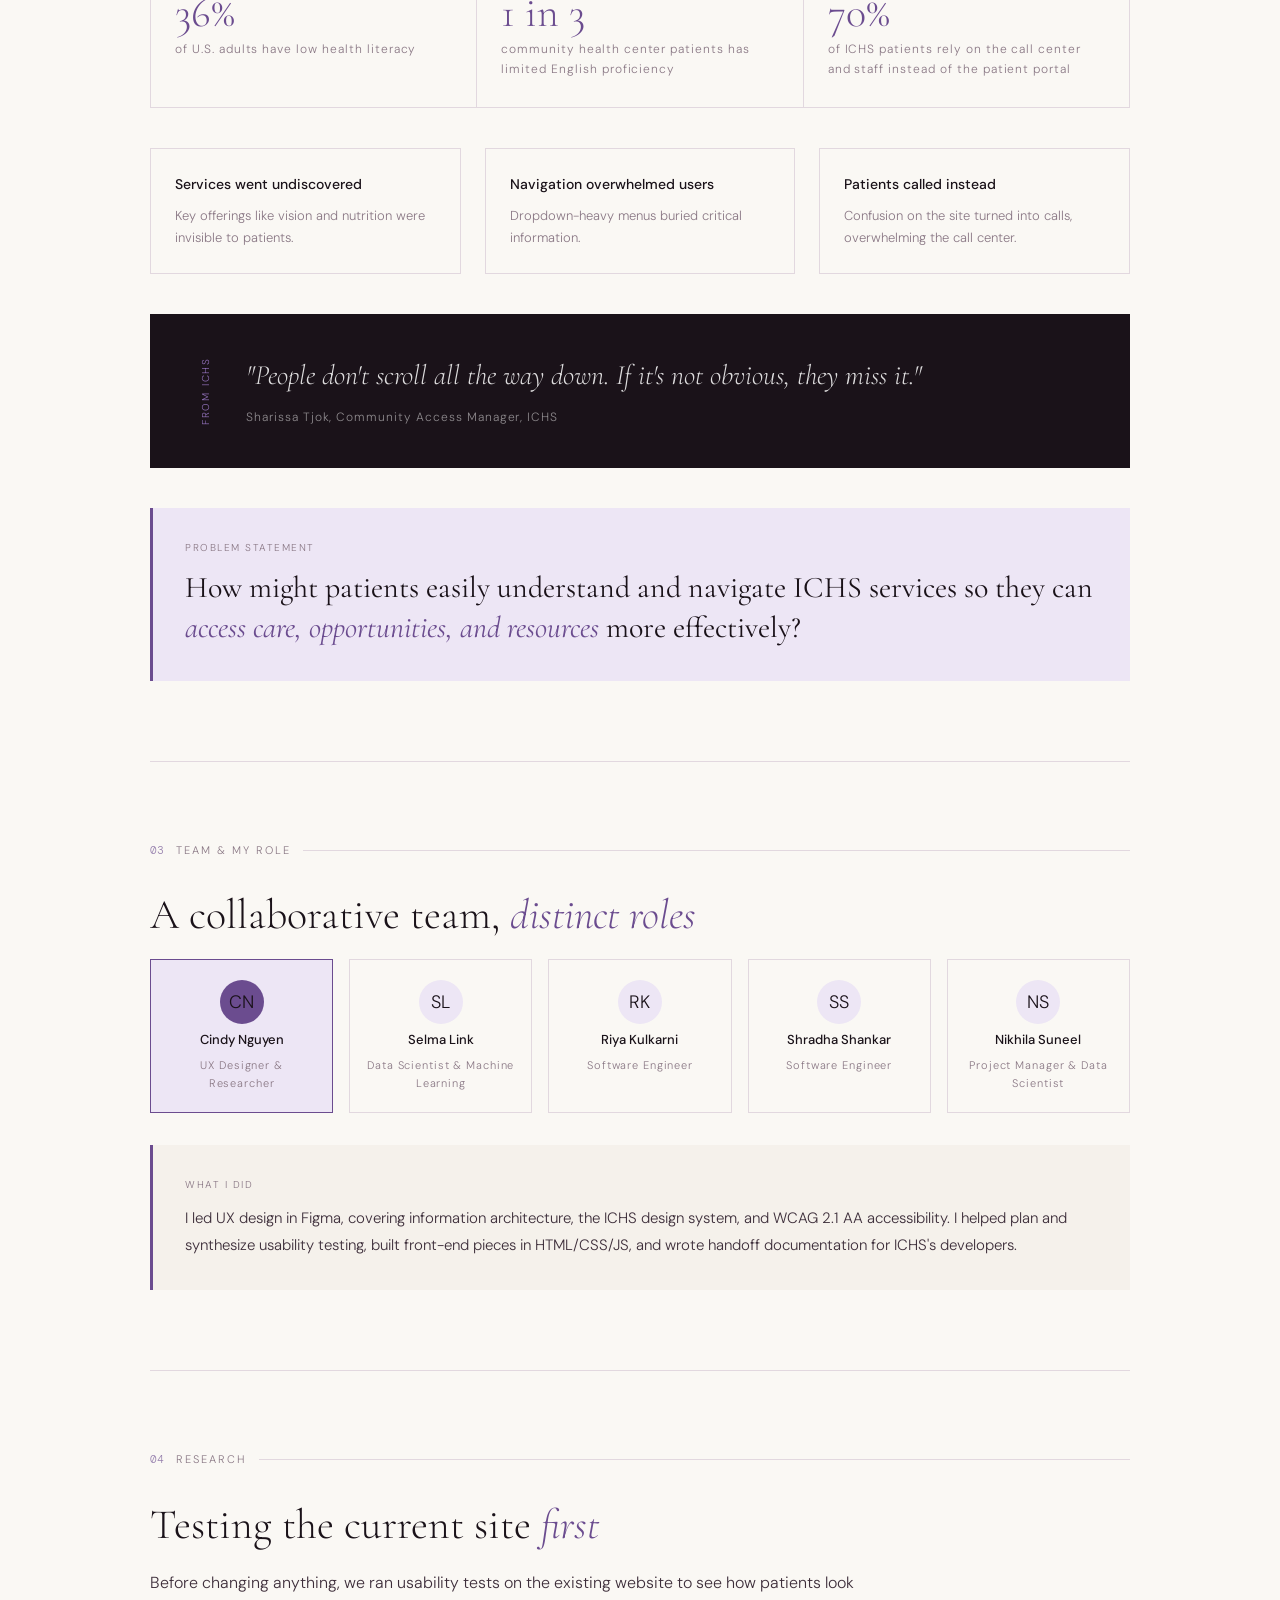
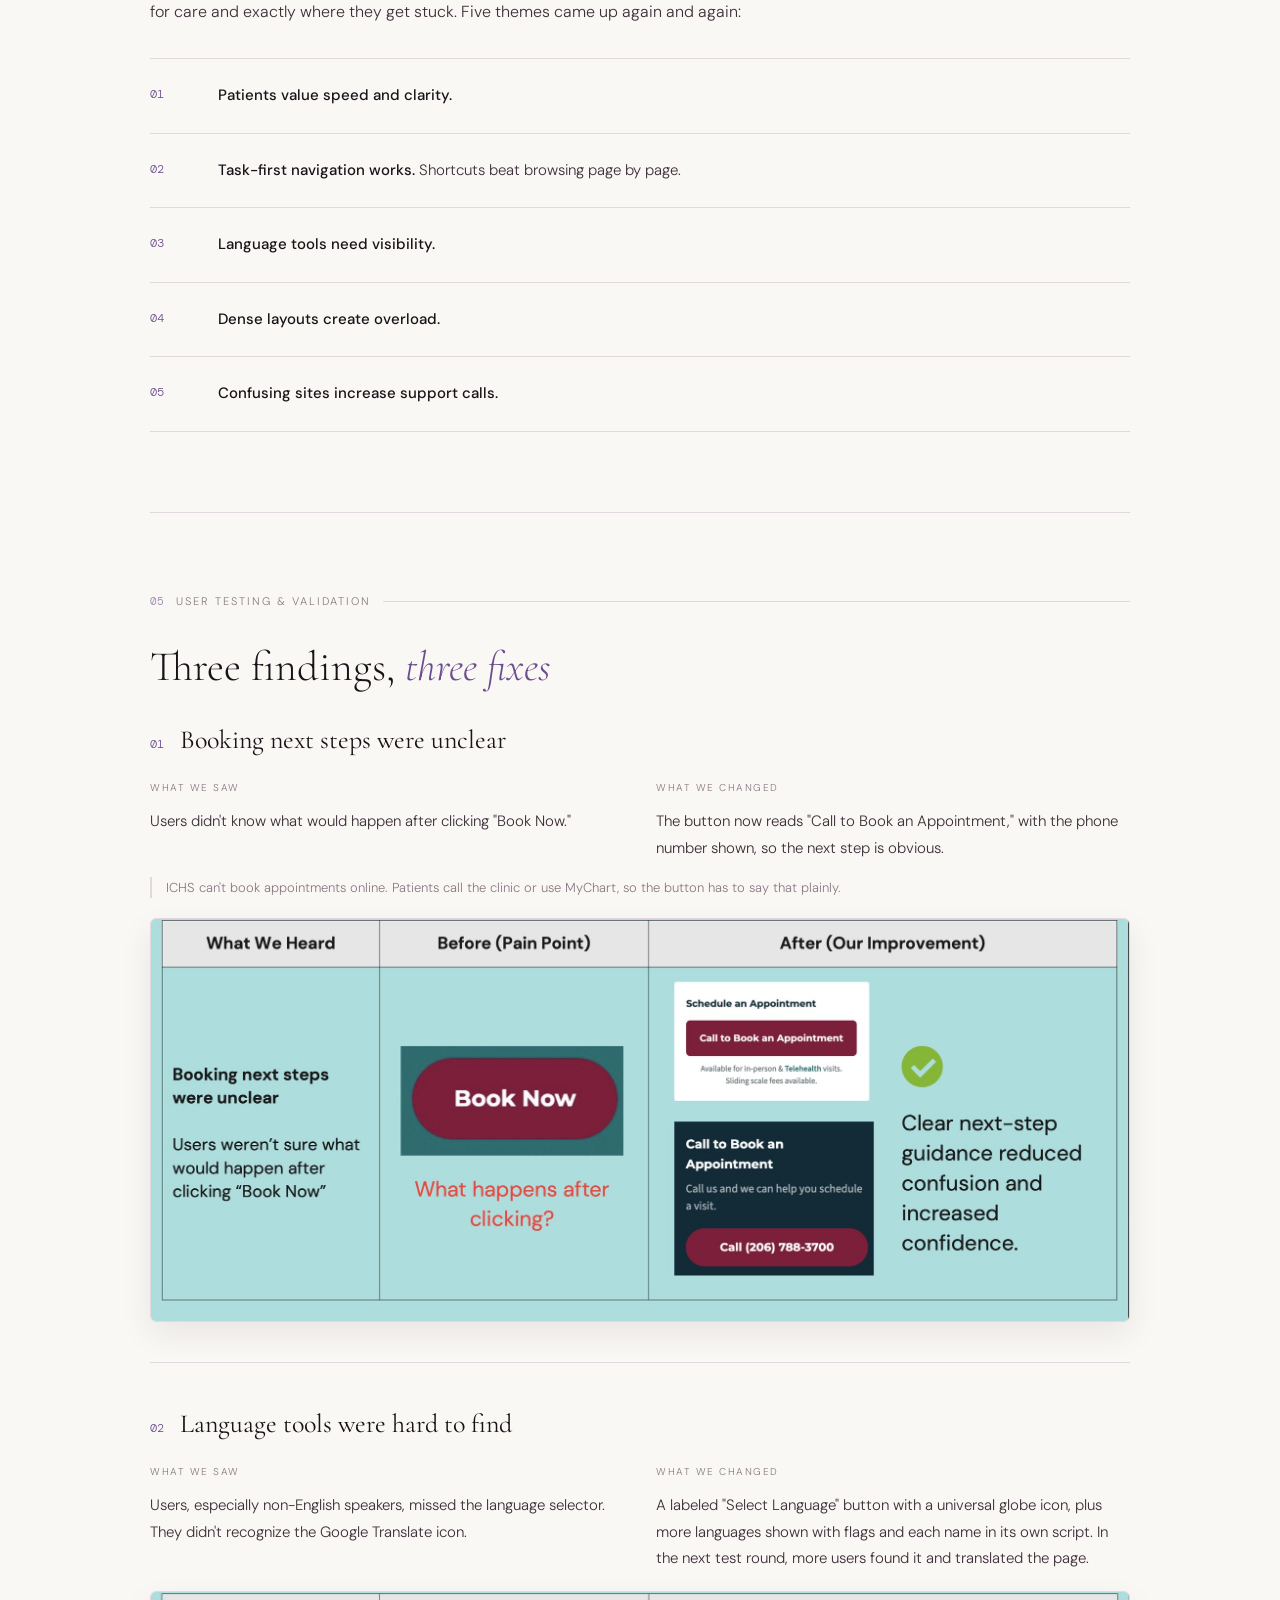
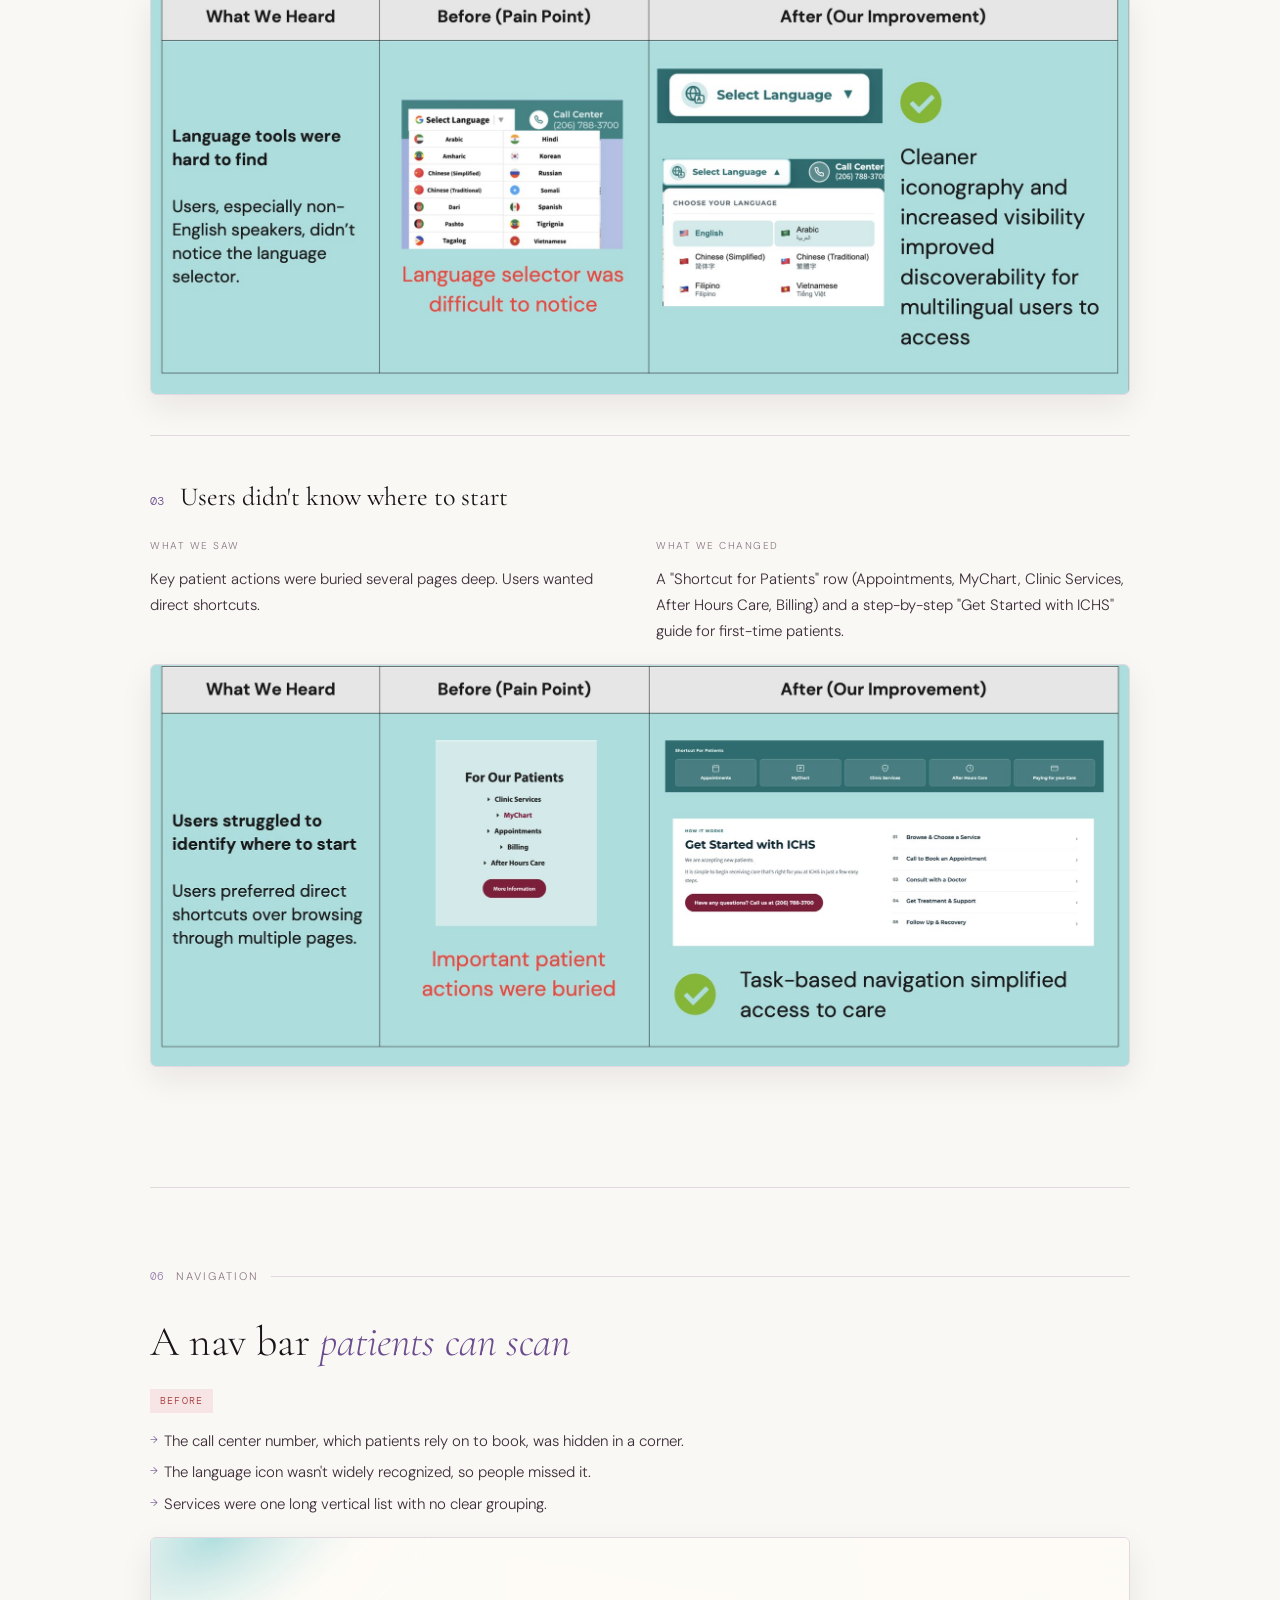
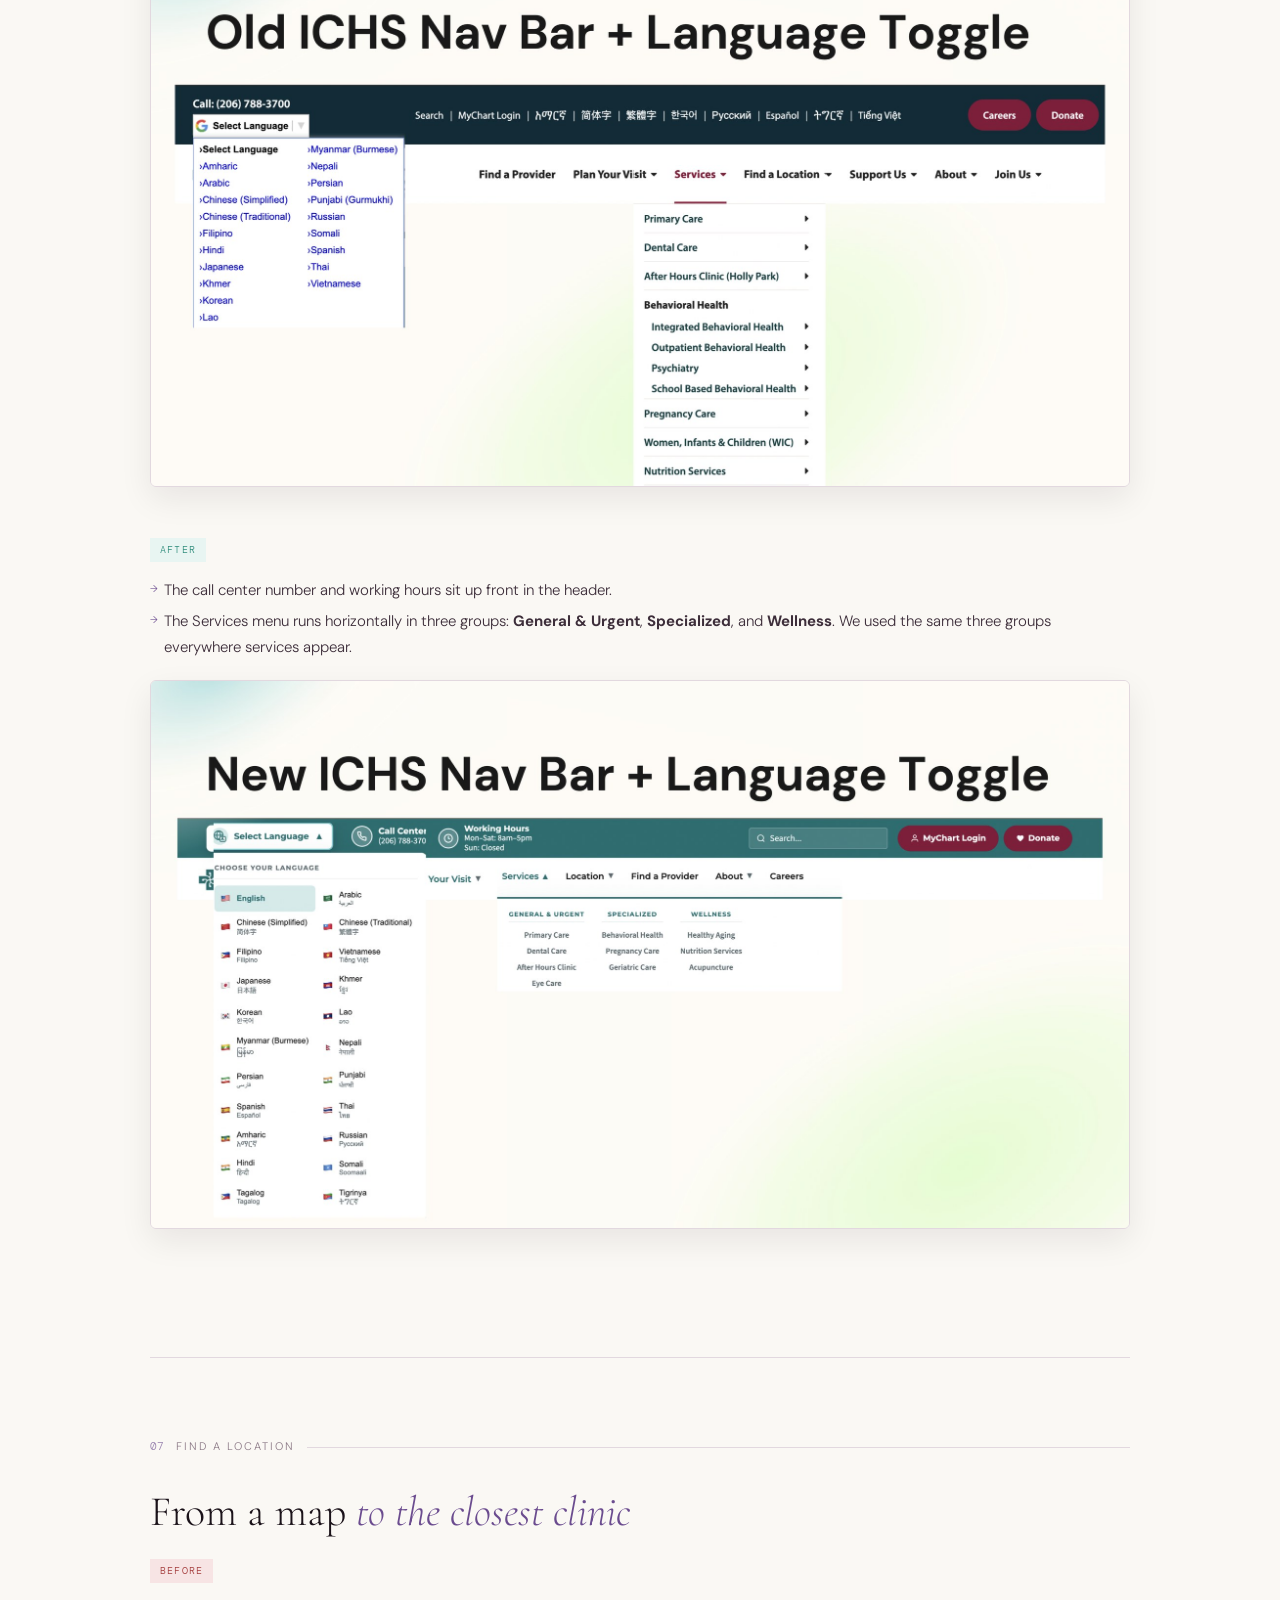
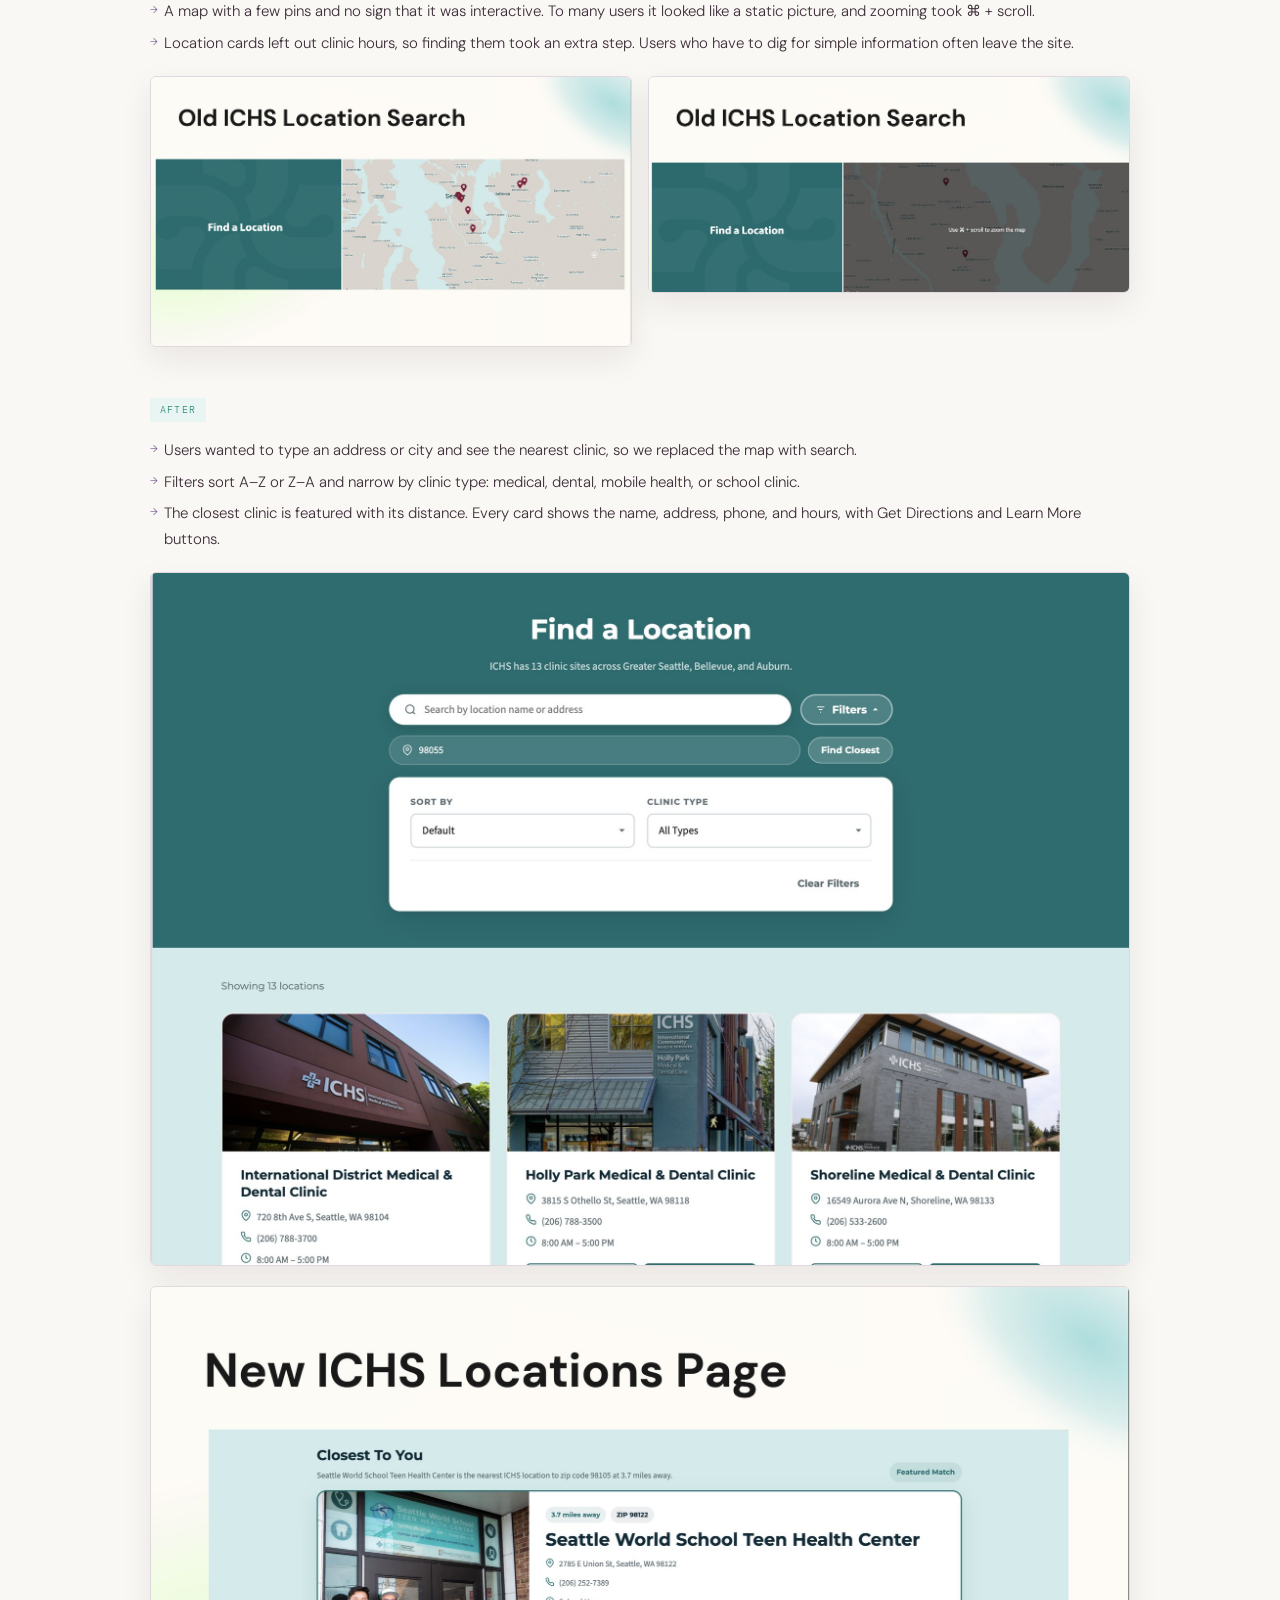
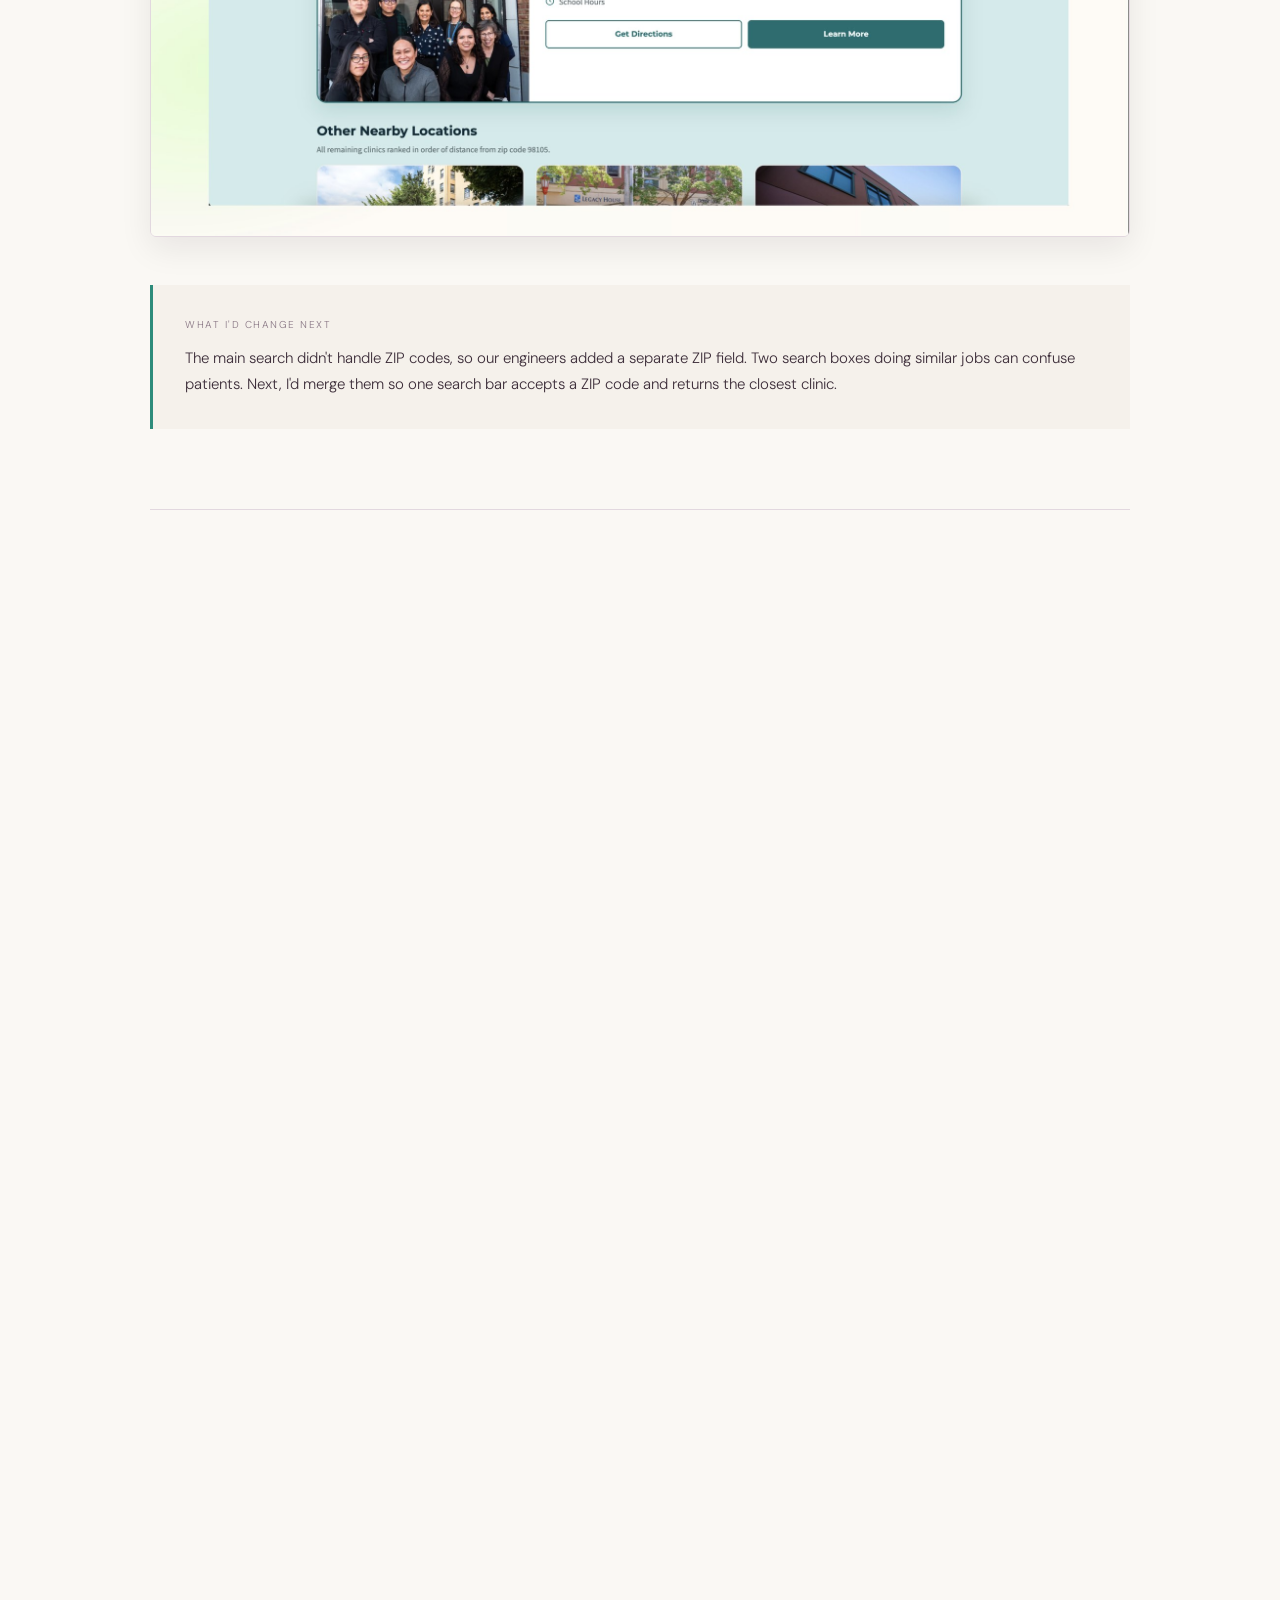
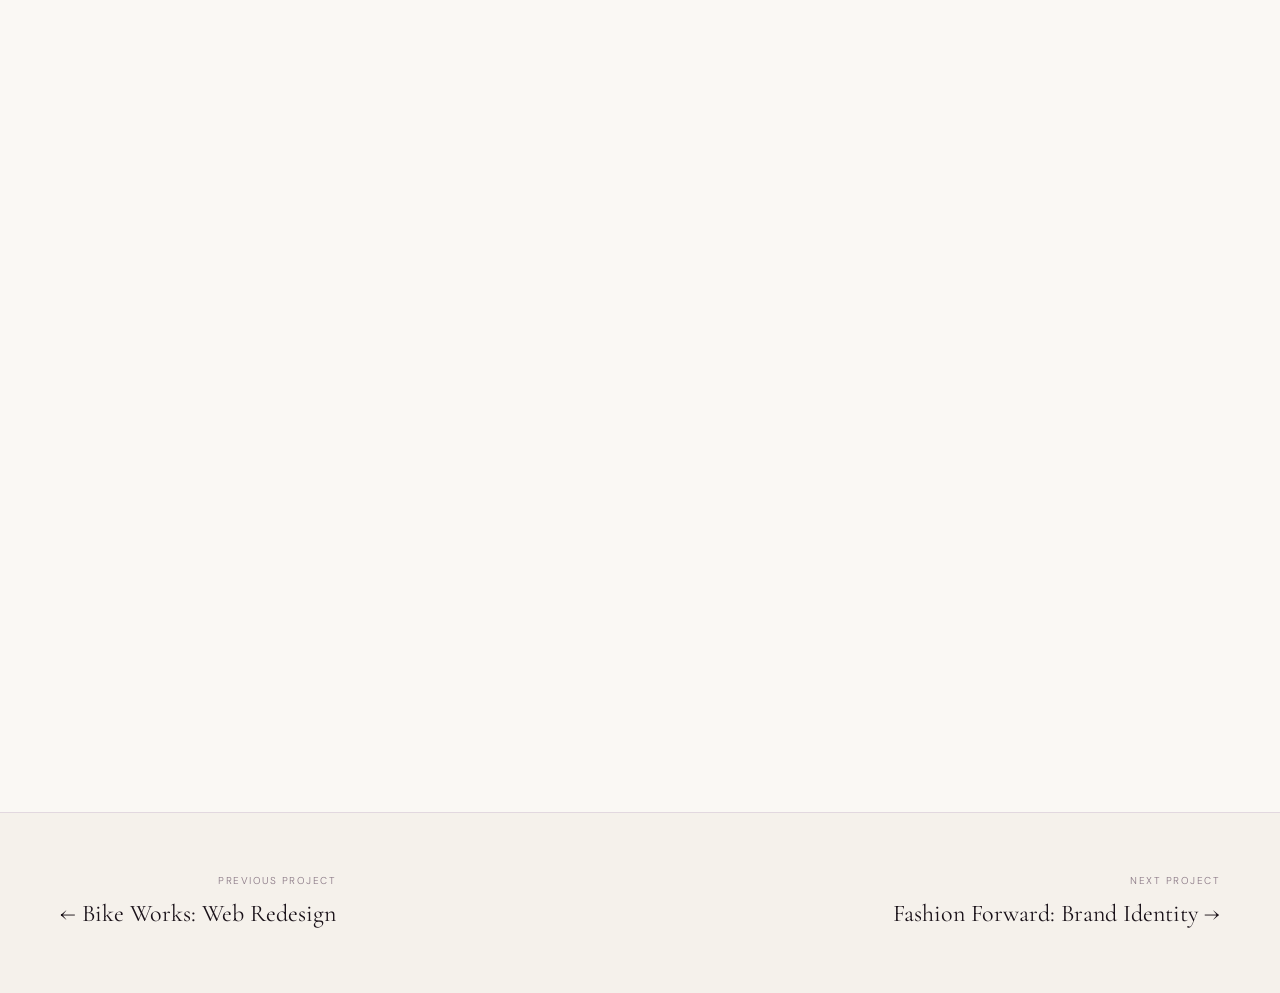
<file: ichs.html>
<!DOCTYPE html>
<html lang="en">
<head>
<meta charset="UTF-8">
<meta name="viewport" content="width=device-width, initial-scale=1.0">
<title>ICHS Website Redesign — Cindy Nguyen</title>
<link rel="preconnect" href="https://fonts.googleapis.com">
<link href="https://fonts.googleapis.com/css2?family=Cormorant+Garamond:ital,wght@0,300;0,400;0,600;1,300;1,400&family=DM+Sans:wght@300;400;500&family=DM+Mono:wght@400&display=swap" rel="stylesheet">
<link rel="stylesheet" href="prototype/prototype.css">
<style>
  :root {
    --cream: #FAF8F4;
    --warm-white: #F5F1EB;
    --plum: #8B3A7E;
    --plum-light: #B05AA2;
    --plum-pale: #F3E6F1;
    --ink: #1A1219;
    --ink-soft: #3D2E3A;
    --muted: #8A7885;
    --border: #E2D8DF;
    --teal: #2D8B7A;
    --purple: #6B4C8F;
    --purple-light: #9070B8;
    --purple-pale: #EDE6F5;
    --purple-dark: #3D2560;
  }

  *, *::before, *::after { box-sizing: border-box; margin: 0; padding: 0; }
  html { scroll-behavior: smooth; }
  body {
    background: var(--cream);
    color: var(--ink);
    font-family: 'DM Sans', sans-serif;
    font-weight: 300;
    line-height: 1.6;
    overflow-x: hidden;
  }

  /* NAV */
  nav {
    position: fixed; top: 0; left: 0; right: 0; z-index: 100;
    display: flex; align-items: center; justify-content: space-between;
    padding: 24px 60px;
    transition: background 0.4s, padding 0.4s;
  }
  nav.scrolled {
    background: rgba(250,248,244,0.92);
    backdrop-filter: blur(12px);
    padding: 16px 60px;
    border-bottom: 1px solid var(--border);
  }
  .nav-logo {
    font-family: 'Cormorant Garamond', serif;
    font-size: 22px; font-weight: 400; letter-spacing: 0.02em;
    color: var(--ink); text-decoration: none;
    display: flex; align-items: center; gap: 8px;
  }
  .nav-logo span { color: var(--plum); }
  .nav-back {
    display: flex; align-items: center; gap: 8px;
    font-size: 13px; letter-spacing: 0.1em; text-transform: uppercase;
    color: var(--muted); text-decoration: none; transition: color 0.2s;
  }
  .nav-back:hover { color: var(--purple); }

  /* HERO */
  .case-hero {
    min-height: 88vh;
    background: var(--purple-dark);
    display: flex; flex-direction: column; justify-content: flex-end;
    padding: 120px 60px 72px;
    position: relative; overflow: hidden;
  }
  .case-hero::before {
    content: '';
    position: absolute; top: -180px; right: -120px;
    width: 560px; height: 560px;
    background: radial-gradient(circle, rgba(144,112,184,0.25) 0%, transparent 65%);
    border-radius: 50%;
  }
  .case-hero::after {
    content: '';
    position: absolute; bottom: 0; left: 0; right: 0; height: 1px;
    background: linear-gradient(90deg, transparent, var(--purple-light), transparent);
  }
  /* In-progress badge */
  .status-badge {
    display: inline-flex; align-items: center; gap: 8px;
    position: absolute; top: 100px; right: 60px;
    font-size: 11px; letter-spacing: 0.15em; text-transform: uppercase;
    color: var(--purple-light);
    border: 1px solid rgba(144,112,184,0.4);
    padding: 8px 16px;
    opacity: 0; animation: fadeIn 0.8s 0.6s forwards;
  }
  .status-dot {
    width: 7px; height: 7px; border-radius: 50%;
    background: var(--purple-light);
    animation: pulse 2s infinite;
  }
  .hero-meta {
    display: flex; gap: 32px; margin-bottom: 32px; flex-wrap: wrap;
    opacity: 0; animation: fadeUp 0.7s 0.1s forwards;
  }
  .hero-meta-item { display: flex; flex-direction: column; gap: 4px; }
  .hero-meta-label {
    font-size: 10px; letter-spacing: 0.15em; text-transform: uppercase;
    color: rgba(255,255,255,0.3);
  }
  .hero-meta-value { font-size: 13px; color: rgba(255,255,255,0.7); }
  .case-title {
    font-family: 'Cormorant Garamond', serif;
    font-size: clamp(44px, 7vw, 88px);
    font-weight: 300; line-height: 1.0;
    color: white; max-width: 820px;
    opacity: 0; animation: fadeUp 0.8s 0.25s forwards;
  }
  .case-title em { font-style: italic; color: var(--purple-light); }
  .case-tagline {
    margin-top: 24px; max-width: 580px;
    font-size: 17px; line-height: 1.7;
    color: rgba(255,255,255,0.5);
    opacity: 0; animation: fadeUp 0.8s 0.4s forwards;
  }
  .hero-tags {
    display: flex; gap: 10px; margin-top: 36px; flex-wrap: wrap;
    opacity: 0; animation: fadeUp 0.8s 0.5s forwards;
  }
  .hero-tag {
    font-size: 10px; letter-spacing: 0.12em; text-transform: uppercase;
    padding: 6px 14px; border: 1px solid rgba(144,112,184,0.5);
    color: var(--purple-light);
  }
  .scroll-hint {
    position: absolute; bottom: 40px; right: 60px;
    font-size: 11px; letter-spacing: 0.15em; text-transform: uppercase;
    color: rgba(255,255,255,0.25);
    opacity: 0; animation: fadeIn 1s 0.8s forwards;
  }

  /* MOCKUP BAR */
  .mockup-bar {
    height: 300px;
    background: linear-gradient(135deg, #C4B8D8 0%, #9070B8 40%, #6B4C8F 100%);
    display: flex; align-items: center; justify-content: center;
    position: relative; overflow: hidden; gap: 0;
  }
  .mockup-bar::after {
    content: '';
    position: absolute; inset: 0;
    background: url("data:image/svg+xml,%3Csvg width='80' height='80' viewBox='0 0 80 80' xmlns='http://www.w3.org/2000/svg'%3E%3Cg fill='none'%3E%3Cg fill='%23ffffff' fill-opacity='0.04'%3E%3Cpath d='M0 0h40v40H0V0zm40 40h40v40H40V40zm0-40h2l-2 2V0zm0 4l4-4h2l-6 6V4zm0 4l8-8h2L40 10V8z'/%3E%3C/g%3E%3C/g%3E%3C/svg%3E");
  }
  .browser-mockup {
    width: 580px; height: 240px;
    background: white; border-radius: 6px 6px 0 0;
    box-shadow: 0 20px 60px rgba(0,0,0,0.25);
    position: relative; z-index: 1;
    display: flex; flex-direction: column;
    overflow: hidden;
  }
  .browser-bar {
    height: 28px; background: #F0EBF5;
    border-bottom: 1px solid #E2D8E8;
    display: flex; align-items: center; gap: 6px; padding: 0 12px;
    flex-shrink: 0;
  }
  .browser-dot { width: 8px; height: 8px; border-radius: 50%; }
  .browser-dot.r { background: #FF6B6B; opacity: 0.6; }
  .browser-dot.y { background: #FFD93D; opacity: 0.6; }
  .browser-dot.g { background: #6BCB77; opacity: 0.6; }
  .browser-url {
    flex: 1; height: 14px; background: #E8E0F0; border-radius: 7px;
    margin-left: 8px;
  }
  .browser-body { flex: 1; display: grid; grid-template-columns: 160px 1fr; overflow: hidden; }
  .browser-nav-col {
    background: #FAF8FF; border-right: 1px solid #EDE6F5;
    padding: 12px;
    display: flex; flex-direction: column; gap: 6px;
  }
  .bnav-logo { height: 10px; background: #6B4C8F; border-radius: 3px; width: 70%; opacity: 0.7; margin-bottom: 4px; }
  .bnav-item { height: 7px; background: #DDD5EA; border-radius: 3px; }
  .bnav-item.active { background: #6B4C8F; opacity: 0.5; width: 80%; }
  .browser-content { padding: 12px; display: flex; flex-direction: column; gap: 8px; }
  .bc-hero-bar { height: 36px; background: linear-gradient(90deg, #EDE6F5, #DDD5EA); border-radius: 3px; }
  .bc-row-grid { display: grid; grid-template-columns: 1fr 1fr 1fr; gap: 6px; }
  .bc-card { background: #F5F0FA; border-radius: 3px; height: 40px; border: 1px solid #EDE6F5; }
  .bc-card.accent { background: #DDD5EA; }
  .bc-text-row { height: 6px; background: #EDE6F5; border-radius: 3px; }
  .bc-text-row.w80 { width: 80%; }
  .bc-text-row.w50 { width: 50%; }
  .bc-text-row.purple { background: #9070B8; opacity: 0.3; }

  /* BODY */
  .body-wrap { padding: 0 60px; }
  .body-inner { max-width: 980px; margin: 0 auto; }

  /* SECTIONS */
  .section { padding: 80px 0; border-bottom: 1px solid var(--border); }
  .section:last-child { border-bottom: none; }
  .section-eyebrow {
    display: flex; align-items: center; gap: 12px; margin-bottom: 32px;
  }
  .eyebrow-num {
    font-family: 'DM Mono', monospace;
    font-size: 11px; color: var(--purple); opacity: 0.7;
  }
  .eyebrow-label {
    font-size: 11px; letter-spacing: 0.18em; text-transform: uppercase; color: var(--muted);
  }
  .eyebrow-line { flex: 1; height: 1px; background: var(--border); }
  .section-heading {
    font-family: 'Cormorant Garamond', serif;
    font-size: clamp(28px, 3.5vw, 42px);
    font-weight: 300; line-height: 1.15; color: var(--ink); margin-bottom: 20px;
  }
  .section-heading em { font-style: italic; color: var(--purple); }

  /* OVERVIEW */
  .overview-grid { display: grid; grid-template-columns: 1fr 1fr; gap: 48px; align-items: start; }
  .overview-body { font-size: 16px; line-height: 1.8; color: var(--ink-soft); }
  .stats-row {
    display: grid; grid-template-columns: 1fr 1fr; gap: 1px;
    background: var(--border); border: 1px solid var(--border);
  }
  .stat-box { background: var(--cream); padding: 28px 24px; display: flex; flex-direction: column; gap: 6px; }
  .stat-num {
    font-family: 'Cormorant Garamond', serif;
    font-size: 42px; font-weight: 300; line-height: 1; color: var(--purple);
  }
  .stat-label { font-size: 12px; letter-spacing: 0.08em; color: var(--muted); }

  /* TWO COL */
  .two-col { display: grid; grid-template-columns: 1fr 1fr; gap: 48px; }
  .panel { padding: 32px; background: var(--warm-white); border-left: 3px solid var(--border); }
  .panel.purple-accent { border-left-color: var(--purple); }
  .panel.teal-accent { border-left-color: var(--teal); }
  .panel-label { font-size: 10px; letter-spacing: 0.15em; text-transform: uppercase; color: var(--muted); margin-bottom: 12px; }
  .panel-heading { font-family: 'Cormorant Garamond', serif; font-size: 22px; font-weight: 400; color: var(--ink); margin-bottom: 10px; }
  .panel-text { font-size: 15px; line-height: 1.75; color: var(--ink-soft); }

  /* AUDIENCE GRID */
  .audience-grid { display: grid; grid-template-columns: repeat(3, 1fr); gap: 24px; }
  .audience-card {
    padding: 24px; border: 1px solid var(--border); background: var(--cream);
    display: flex; flex-direction: column; gap: 10px;
  }
  .audience-icon {
    width: 36px; height: 36px; background: var(--purple-pale);
    border-radius: 50%; display: flex; align-items: center; justify-content: center; font-size: 16px;
  }
  .audience-title { font-size: 14px; font-weight: 500; color: var(--ink); }
  .audience-body { font-size: 13px; line-height: 1.7; color: var(--muted); }

  /* FEATURES PRIORITY */
  .priority-grid { display: grid; grid-template-columns: 1fr 1fr; gap: 24px; }
  .priority-card {
    padding: 28px; border: 1px solid var(--border); background: var(--cream);
    display: flex; flex-direction: column; gap: 12px;
  }
  .priority-header { display: flex; align-items: center; gap: 12px; }
  .priority-badge {
    font-family: 'DM Mono', monospace;
    font-size: 10px; letter-spacing: 0.1em;
    padding: 4px 10px; border-radius: 0;
  }
  .priority-badge.p0 { background: var(--purple-pale); color: var(--purple); }
  .priority-badge.p1 { background: #E8F5F2; color: var(--teal); }
  .priority-title { font-size: 15px; font-weight: 500; color: var(--ink); }
  .priority-list { list-style: none; display: flex; flex-direction: column; gap: 6px; }
  .priority-list li {
    font-size: 13px; line-height: 1.6; color: var(--ink-soft);
    padding-left: 14px; position: relative;
  }
  .priority-list li::before { content: '→'; position: absolute; left: 0; color: var(--purple); font-size: 10px; top: 2px; }

  /* TEAM GRID */
  .team-grid { display: grid; grid-template-columns: repeat(5, 1fr); gap: 16px; }
  .team-card {
    padding: 20px 16px; border: 1px solid var(--border); background: var(--cream);
    display: flex; flex-direction: column; gap: 6px; align-items: center; text-align: center;
  }
  .team-avatar {
    width: 44px; height: 44px; border-radius: 50%;
    background: var(--purple-pale);
    display: flex; align-items: center; justify-content: center; font-size: 18px;
  }
  .team-avatar.mine { background: var(--purple); }
  .team-name { font-size: 13px; font-weight: 500; color: var(--ink); }
  .team-role { font-size: 11px; letter-spacing: 0.08em; color: var(--muted); }
  .team-card.highlight { border-color: var(--purple); background: var(--purple-pale); }

  /* CONTRIBUTION CALLOUT */
  .contribution-callout {
    background: var(--ink); padding: 40px 48px;
    display: grid; grid-template-columns: auto 1fr; gap: 32px; align-items: center;
    margin: 40px 0;
  }
  .contribution-label {
    font-size: 10px; letter-spacing: 0.18em; text-transform: uppercase;
    color: var(--purple-light); writing-mode: vertical-rl; transform: rotate(180deg);
  }
  .contribution-text {
    font-family: 'Cormorant Garamond', serif;
    font-size: clamp(20px, 2.5vw, 28px); font-weight: 300; line-height: 1.5;
    color: rgba(255,255,255,0.85); font-style: italic;
  }

  /* INSIGHTS / PROCESS LIST */
  .insights-list { display: flex; flex-direction: column; }
  .insight-row {
    display: grid; grid-template-columns: 48px 1fr; gap: 20px;
    padding: 24px 0; border-bottom: 1px solid var(--border); align-items: start;
  }
  .insight-row:first-child { border-top: 1px solid var(--border); }
  .insight-num { font-family: 'DM Mono', monospace; font-size: 12px; color: var(--purple); padding-top: 2px; }
  .insight-text { font-size: 15px; line-height: 1.7; color: var(--ink-soft); }
  .insight-text strong { color: var(--ink); font-weight: 500; }

  /* DELIVERABLES */
  .deliverables-grid { display: grid; grid-template-columns: repeat(2, 1fr); gap: 24px; }
  .deliverable-card {
    padding: 32px; border: 1px solid var(--border); background: var(--cream);
    display: flex; flex-direction: column; gap: 14px;
    transition: border-color 0.25s, background 0.25s;
  }
  .deliverable-card:hover { border-color: var(--purple); background: var(--warm-white); }
  .deliverable-header { display: flex; align-items: center; gap: 12px; }
  .deliverable-icon {
    width: 40px; height: 40px; background: var(--purple-pale);
    display: flex; align-items: center; justify-content: center; font-size: 18px; flex-shrink: 0;
  }
  .deliverable-title { font-size: 16px; font-weight: 500; color: var(--ink); }
  .deliverable-body { font-size: 13px; line-height: 1.7; color: var(--muted); }
  .deliverable-list { list-style: none; display: flex; flex-direction: column; gap: 6px; }
  .deliverable-list li {
    font-size: 12px; color: var(--ink-soft); line-height: 1.6;
    padding-left: 14px; position: relative;
  }
  .deliverable-list li::before { content: '→'; position: absolute; left: 0; color: var(--purple); font-size: 10px; }

  /* NEXT STEPS STRIP */
  .next-steps-strip {
    display: grid; grid-template-columns: repeat(3, 1fr); gap: 1px;
    background: var(--border); border: 1px solid var(--border); margin-top: 32px;
  }
  .ns-box { background: var(--cream); padding: 24px; display: flex; gap: 14px; align-items: flex-start; }
  .ns-num {
    font-family: 'DM Mono', monospace; font-size: 13px;
    color: var(--purple); flex-shrink: 0; padding-top: 1px;
  }
  .ns-text { font-size: 13px; line-height: 1.65; color: var(--ink-soft); }

  /* SUCCESS METRICS */
  .metrics-cols { display: grid; grid-template-columns: 1fr 1fr; gap: 24px; }
  .metrics-card { padding: 28px; border: 1px solid var(--border); background: var(--cream); }
  .metrics-card-label {
    font-size: 10px; letter-spacing: 0.15em; text-transform: uppercase;
    color: var(--muted); margin-bottom: 16px; display: block;
  }
  .metrics-list { list-style: none; display: flex; flex-direction: column; gap: 10px; }
  .metrics-list li {
    font-size: 13px; line-height: 1.65; color: var(--ink-soft);
    padding-left: 14px; position: relative;
  }
  .metrics-list li::before { content: '→'; position: absolute; left: 0; color: var(--purple); font-size: 10px; top: 2px; }

  /* REFLECTION */
  .reflection-grid { display: grid; grid-template-columns: 1fr 2fr; gap: 60px; align-items: start; }
  .reflection-aside { padding: 32px; background: var(--ink); color: white; }
  .reflection-aside-label { font-size: 10px; letter-spacing: 0.15em; text-transform: uppercase; color: rgba(255,255,255,0.3); margin-bottom: 16px; }
  .reflection-aside-quote {
    font-family: 'Cormorant Garamond', serif;
    font-size: 22px; font-weight: 300; line-height: 1.5;
    color: rgba(255,255,255,0.85); font-style: italic;
  }
  .reflection-items { display: flex; flex-direction: column; gap: 24px; }
  .reflection-item { padding: 24px; border-left: 2px solid var(--purple-pale); }
  .reflection-item-title { font-size: 14px; font-weight: 500; color: var(--ink); margin-bottom: 6px; }
  .reflection-item-body { font-size: 14px; line-height: 1.7; color: var(--muted); }

  /* PROBLEM */
  .stats-row.stats-3 { grid-template-columns: repeat(3, 1fr); }
  .quote-source {
    margin-top: 12px; font-size: 12px; letter-spacing: 0.08em; color: rgba(255,255,255,0.5);
  }
  .hmw { padding: 32px; background: var(--purple-pale); border-left: 3px solid var(--purple); }
  .hmw-text {
    font-family: 'Cormorant Garamond', serif;
    font-size: clamp(22px, 2.6vw, 30px); font-weight: 400; line-height: 1.35; color: var(--ink);
  }
  .hmw-text em { font-style: italic; color: var(--purple); }

  /* FINDINGS */
  .finding { padding: 40px 0; border-top: 1px solid var(--border); }
  .section-heading + .finding { border-top: none; padding-top: 8px; }
  .finding-head { display: flex; align-items: baseline; gap: 16px; margin-bottom: 20px; }
  .finding-title {
    font-family: 'Cormorant Garamond', serif;
    font-size: 26px; font-weight: 400; color: var(--ink);
  }
  .finding-grid { display: grid; grid-template-columns: 1fr 1fr; gap: 32px; margin-bottom: 16px; }
  .finding-note {
    font-size: 13px; line-height: 1.65; color: var(--muted);
    padding-left: 14px; border-left: 2px solid var(--border); margin-bottom: 16px;
  }

  /* SCREENSHOTS */
  .shot { margin: 20px 0 0; }
  .shot img {
    display: block; width: 100%; height: auto;
    border: 1px solid var(--border); border-radius: 6px;
    box-shadow: 0 12px 32px rgba(26,18,25,0.08);
    transition: transform 0.25s;
  }
  .shot a:hover img { transform: translateY(-2px); }
  .shot-pair { display: grid; grid-template-columns: 1fr 1fr; gap: 16px; }

  /* BEFORE / AFTER */
  .ba { margin-bottom: 48px; }
  .ba .priority-list li { font-size: 15px; line-height: 1.7; }
  .ba-label {
    display: inline-block; margin-bottom: 16px;
    font-family: 'DM Mono', monospace; font-size: 10px; letter-spacing: 0.12em; text-transform: uppercase;
    padding: 4px 10px;
  }
  .ba-label.before { background: #F7E4E4; color: #A33A3A; }
  .ba-label.after { background: #E8F5F2; color: var(--teal); }

  /* FOOTER NAV */
  .case-footer {
    background: var(--warm-white); padding: 60px;
    display: flex; justify-content: space-between; align-items: center;
    border-top: 1px solid var(--border);
  }
  .back-link {
    display: inline-flex; align-items: center; gap: 10px;
    font-size: 13px; letter-spacing: 0.1em; text-transform: uppercase;
    color: var(--ink-soft); text-decoration: none; transition: gap 0.2s, color 0.2s;
  }
  .back-link:hover { gap: 14px; color: var(--purple); }
  .next-project { text-align: right; }
  .next-label { font-size: 10px; letter-spacing: 0.15em; text-transform: uppercase; color: var(--muted); display: block; margin-bottom: 6px; }
  .next-title {
    font-family: 'Cormorant Garamond', serif;
    font-size: 24px; font-weight: 400; color: var(--ink);
    text-decoration: none; display: flex; align-items: center; gap: 10px;
    justify-content: flex-end; transition: gap 0.2s, color 0.2s;
  }
  .next-title:hover { gap: 14px; color: var(--purple); }

  /* ANIMATIONS */
  @keyframes fadeUp {
    from { opacity: 0; transform: translateY(20px); }
    to { opacity: 1; transform: translateY(0); }
  }
  @keyframes fadeIn {
    from { opacity: 0; }
    to { opacity: 1; }
  }
  @keyframes pulse {
    0%, 100% { transform: scale(1); opacity: 1; }
    50% { transform: scale(1.5); opacity: 0.6; }
  }
  .reveal {
    opacity: 0; transform: translateY(24px);
    transition: opacity 0.7s cubic-bezier(.25,.46,.45,.94), transform 0.7s cubic-bezier(.25,.46,.45,.94);
  }
  .reveal.visible { opacity: 1; transform: translateY(0); }
  .reveal-delay-1 { transition-delay: 0.1s; }
  .reveal-delay-2 { transition-delay: 0.2s; }

  /* RESPONSIVE */
  @media (max-width: 860px) {
    nav, .case-hero, .body-wrap, .case-footer { padding-left: 24px; padding-right: 24px; }
    nav.scrolled { padding-left: 24px; padding-right: 24px; }
    .case-hero { padding-top: 110px; }
    .status-badge { top: 80px; right: 24px; }
    .overview-grid, .two-col, .audience-grid, .priority-grid,
    .deliverables-grid, .reflection-grid, .metrics-cols,
    .next-steps-strip, .team-grid, .stats-row.stats-3,
    .finding-grid, .shot-pair { grid-template-columns: 1fr; }
    .finding-grid { gap: 16px; }
    .contribution-callout { padding: 28px 24px; gap: 20px; }
  }
</style>
</head>
<body>

<!-- NAV -->
<nav id="nav">
  <a href="index.html" class="nav-logo">🌸 <span>Cindy</span> Nguyen</a>
  <a href="index.html#projects" class="nav-back">← All Projects</a>
</nav>

<!-- HERO -->
<div class="case-hero">
  <div class="status-badge">UW Capstone 2026</div>
  <div class="hero-meta">
    <div class="hero-meta-item">
      <span class="hero-meta-label">Client</span>
      <span class="hero-meta-value">International Community Health Services</span>
    </div>
    <div class="hero-meta-item">
      <span class="hero-meta-label">Role</span>
      <span class="hero-meta-value">UX Designer &amp; Researcher</span>
    </div>
    <div class="hero-meta-item">
      <span class="hero-meta-label">Timeline</span>
      <span class="hero-meta-value">Winter 2025– Spring 2026</span>
    </div>
    <div class="hero-meta-item">
      <span class="hero-meta-label">Tools</span>
      <span class="hero-meta-value">Figma, HTML/CSS/JS, GitHub</span>
    </div>
  </div>
  <h1 class="case-title">ICHS Website<br><em>Redesign</em></h1>
  <p class="case-tagline">Redesigning the ICHS website so patients, including non-English speakers and people less comfortable online, can find care without calling in.</p>
  <div class="hero-tags">
    <span class="hero-tag">UI/UX Design</span>
    <span class="hero-tag">UX Research</span>
    <span class="hero-tag">Accessibility</span>
    <span class="hero-tag">Capstone Project</span>
  </div>
  <div style="margin-top: 32px; opacity: 0; animation: fadeUp 0.8s 0.6s forwards;">
    <a href="https://ichs-website-services-redesign.vercel.app" target="_blank" rel="noopener noreferrer" style="display: inline-flex; align-items: center; gap: 10px; font-size: 12px; letter-spacing: 0.12em; text-transform: uppercase; color: white; text-decoration: none; border: 1px solid rgba(144,112,184,0.6); padding: 12px 24px; transition: background 0.25s, border-color 0.25s;" onmouseover="this.style.background='rgba(144,112,184,0.2)';this.style.borderColor='rgba(144,112,184,1)'" onmouseout="this.style.background='transparent';this.style.borderColor='rgba(144,112,184,0.6)'">↗ View Live Website</a>
  </div>
  <div class="scroll-hint">Scroll to explore ↓</div>
</div>

<!-- MOCKUP BAR
<div class="mockup-bar">
  <div class="browser-mockup">
    <div class="browser-bar">
      <div class="browser-dot r"></div>
      <div class="browser-dot y"></div>
      <div class="browser-dot g"></div>
      <div class="browser-url"></div>
    </div>
    <div class="browser-body">
      <div class="browser-nav-col">
        <div class="bnav-logo"></div>
        <div class="bnav-item active"></div>
        <div class="bnav-item" style="width:90%"></div>
        <div class="bnav-item" style="width:75%"></div>
        <div class="bnav-item" style="width:85%"></div>
        <div class="bnav-item" style="width:65%"></div>
        <div class="bnav-item" style="width:80%"></div>
      </div>
      <div class="browser-content">
        <div class="bc-hero-bar"></div>
        <div class="bc-row-grid">
          <div class="bc-card accent"></div>
          <div class="bc-card"></div>
          <div class="bc-card"></div>
        </div>
        <div class="bc-text-row w80 purple"></div>
        <div class="bc-text-row w80"></div>
        <div class="bc-text-row w50"></div>
      </div>
    </div>
  </div>
</div> -->

<!-- BODY -->
<div class="body-wrap">
<div class="body-inner">

  <!-- 01 SPONSOR -->
  <div class="section reveal">
    <div class="section-eyebrow">
      <span class="eyebrow-num">01</span>
      <span class="eyebrow-label">Our Sponsor</span>
      <div class="eyebrow-line"></div>
    </div>
    <div class="overview-grid">
      <div>
        <h2 class="section-heading">A community lifeline <em>since 1973</em></h2>
        <p class="overview-body">International Community Health Services (ICHS) began as a small donated storefront in Seattle's International District. Fifty years later, it's Washington's largest Asian, Native Hawaiian, and Pacific Islander community health center, and no one is turned away for inability to pay.</p>
        <p class="overview-body" style="margin-top: 16px;">Our UW Capstone team redesigned the ICHS website ahead of its <strong style="color: var(--purple);">2027 revamp</strong>, delivering Figma prototypes, a design system, a coded build, and handoff documentation.</p>
      </div>
      <div class="stats-row">
        <div class="stat-box">
          <span class="stat-num">28,000+</span>
          <span class="stat-label">Patients served each year</span>
        </div>
        <div class="stat-box">
          <span class="stat-num">50+</span>
          <span class="stat-label">Languages spoken</span>
        </div>
        <div class="stat-box">
          <span class="stat-num">13</span>
          <span class="stat-label">Clinic sites across Greater Seattle</span>
        </div>
        <div class="stat-box">
          <span class="stat-num">5</span>
          <span class="stat-label">UW students on the Capstone team</span>
        </div>
      </div>
    </div>
  </div>

  <!-- 02 PROBLEM -->
  <div class="section reveal">
    <div class="section-eyebrow">
      <span class="eyebrow-num">02</span>
      <span class="eyebrow-label">The Problem</span>
      <div class="eyebrow-line"></div>
    </div>
    <h2 class="section-heading">Good care, <em>hard to find</em></h2>

    <div class="stats-row stats-3" style="margin-bottom: 40px;">
      <div class="stat-box">
        <span class="stat-num">36%</span>
        <span class="stat-label">of U.S. adults have low health literacy</span>
      </div>
      <div class="stat-box">
        <span class="stat-num">1 in 3</span>
        <span class="stat-label">community health center patients has limited English proficiency</span>
      </div>
      <div class="stat-box">
        <span class="stat-num">70%</span>
        <span class="stat-label">of ICHS patients rely on the call center and staff instead of the patient portal</span>
      </div>
    </div>

    <div class="audience-grid">
      <div class="audience-card">
        <div class="audience-title">Services went undiscovered</div>
        <div class="audience-body">Key offerings like vision and nutrition were invisible to patients.</div>
      </div>
      <div class="audience-card">
        <div class="audience-title">Navigation overwhelmed users</div>
        <div class="audience-body">Dropdown-heavy menus buried critical information.</div>
      </div>
      <div class="audience-card">
        <div class="audience-title">Patients called instead</div>
        <div class="audience-body">Confusion on the site turned into calls, overwhelming the call center.</div>
      </div>
    </div>

    <div class="contribution-callout">
      <div class="contribution-label">From ICHS</div>
      <div>
        <div class="contribution-text">"People don't scroll all the way down. If it's not obvious, they miss it."</div>
        <div class="quote-source">Sharissa Tjok, Community Access Manager, ICHS</div>
      </div>
    </div>

    <div class="hmw">
      <div class="panel-label">Problem Statement</div>
      <p class="hmw-text">How might patients easily understand and navigate ICHS services so they can <em>access care, opportunities, and resources</em> more effectively?</p>
    </div>
  </div>

  <!-- 03 TEAM -->
  <div class="section reveal">
    <div class="section-eyebrow">
      <span class="eyebrow-num">03</span>
      <span class="eyebrow-label">Team &amp; My Role</span>
      <div class="eyebrow-line"></div>
    </div>
    <h2 class="section-heading">A collaborative team, <em>distinct roles</em></h2>

    <div class="team-grid" style="margin-bottom: 32px;">
      <div class="team-card highlight">
        <div class="team-avatar mine">CN</div>
        <div class="team-name">Cindy Nguyen</div>
        <div class="team-role">UX Designer &amp; Researcher</div>
      </div>
      <div class="team-card">
        <div class="team-avatar">SL</div>
        <div class="team-name">Selma Link</div>
        <div class="team-role">Data Scientist &amp; Machine Learning</div>
      </div>
      <div class="team-card">
        <div class="team-avatar">RK</div>
        <div class="team-name">Riya Kulkarni</div>
        <div class="team-role">Software Engineer</div>
      </div>
      <div class="team-card">
        <div class="team-avatar">SS</div>
        <div class="team-name">Shradha Shankar</div>
        <div class="team-role">Software Engineer</div>
      </div>
      <div class="team-card">
        <div class="team-avatar">NS</div>
        <div class="team-name">Nikhila Suneel</div>
        <div class="team-role">Project Manager &amp; Data Scientist</div>
      </div>
    </div>

    <div class="panel purple-accent">
      <div class="panel-label">What I Did</div>
      <p class="panel-text">I led UX design in Figma, covering information architecture, the ICHS design system, and WCAG 2.1 AA accessibility. I helped plan and synthesize usability testing, built front-end pieces in HTML/CSS/JS, and wrote handoff documentation for ICHS's developers.</p>
    </div>
  </div>

  <!-- 04 RESEARCH -->
  <div class="section reveal">
    <div class="section-eyebrow">
      <span class="eyebrow-num">04</span>
      <span class="eyebrow-label">Research</span>
      <div class="eyebrow-line"></div>
    </div>
    <h2 class="section-heading">Testing the current site <em>first</em></h2>
    <p class="overview-body" style="margin-bottom: 32px; max-width: 720px;">Before changing anything, we ran usability tests on the existing website to see how patients look for care and exactly where they get stuck. Five themes came up again and again:</p>
    <div class="insights-list">
      <div class="insight-row">
        <span class="insight-num">01</span>
        <p class="insight-text"><strong>Patients value speed and clarity.</strong></p>
      </div>
      <div class="insight-row">
        <span class="insight-num">02</span>
        <p class="insight-text"><strong>Task-first navigation works.</strong> Shortcuts beat browsing page by page.</p>
      </div>
      <div class="insight-row">
        <span class="insight-num">03</span>
        <p class="insight-text"><strong>Language tools need visibility.</strong></p>
      </div>
      <div class="insight-row">
        <span class="insight-num">04</span>
        <p class="insight-text"><strong>Dense layouts create overload.</strong></p>
      </div>
      <div class="insight-row">
        <span class="insight-num">05</span>
        <p class="insight-text"><strong>Confusing sites increase support calls.</strong></p>
      </div>
    </div>
  </div>

  <!-- 05 USABILITY FINDINGS -->
  <div class="section reveal">
    <div class="section-eyebrow">
      <span class="eyebrow-num">05</span>
      <span class="eyebrow-label">User Testing &amp; Validation</span>
      <div class="eyebrow-line"></div>
    </div>
    <h2 class="section-heading">Three findings, <em>three fixes</em></h2>

    <div class="finding">
      <div class="finding-head"><span class="insight-num">01</span><h3 class="finding-title">Booking next steps were unclear</h3></div>
      <div class="finding-grid">
        <div><div class="panel-label">What we saw</div><p class="panel-text">Users didn't know what would happen after clicking "Book Now."</p></div>
        <div><div class="panel-label">What we changed</div><p class="panel-text">The button now reads "Call to Book an Appointment," with the phone number shown, so the next step is obvious.</p></div>
      </div>
      <p class="finding-note">ICHS can't book appointments online. Patients call the clinic or use MyChart, so the button has to say that plainly.</p>
      <figure class="shot"><a href="img/ichs-test-booking.jpg" target="_blank" rel="noopener"><img src="img/ichs-test-booking.jpg" alt="Before: a vague Book Now button. After: Call to Book an Appointment with the phone number." loading="lazy"></a></figure>
    </div>

    <div class="finding">
      <div class="finding-head"><span class="insight-num">02</span><h3 class="finding-title">Language tools were hard to find</h3></div>
      <div class="finding-grid">
        <div><div class="panel-label">What we saw</div><p class="panel-text">Users, especially non-English speakers, missed the language selector. They didn't recognize the Google Translate icon.</p></div>
        <div><div class="panel-label">What we changed</div><p class="panel-text">A labeled "Select Language" button with a universal globe icon, plus more languages shown with flags and each name in its own script. In the next test round, more users found it and translated the page.</p></div>
      </div>
      <figure class="shot"><a href="img/ichs-test-language.jpg" target="_blank" rel="noopener"><img src="img/ichs-test-language.jpg" alt="Before: a small Google Translate dropdown. After: a labeled Select Language button with a grid of languages and flags." loading="lazy"></a></figure>
    </div>

    <div class="finding">
      <div class="finding-head"><span class="insight-num">03</span><h3 class="finding-title">Users didn't know where to start</h3></div>
      <div class="finding-grid">
        <div><div class="panel-label">What we saw</div><p class="panel-text">Key patient actions were buried several pages deep. Users wanted direct shortcuts.</p></div>
        <div><div class="panel-label">What we changed</div><p class="panel-text">A "Shortcut for Patients" row (Appointments, MyChart, Clinic Services, After Hours Care, Billing) and a step-by-step "Get Started with ICHS" guide for first-time patients.</p></div>
      </div>
      <figure class="shot"><a href="img/ichs-test-start.jpg" target="_blank" rel="noopener"><img src="img/ichs-test-start.jpg" alt="Before: a plain list of patient links. After: a shortcut row and a Get Started with ICHS step list." loading="lazy"></a></figure>
    </div>
  </div>

  <!-- 06 NAVIGATION -->
  <div class="section reveal">
    <div class="section-eyebrow">
      <span class="eyebrow-num">06</span>
      <span class="eyebrow-label">Navigation</span>
      <div class="eyebrow-line"></div>
    </div>
    <h2 class="section-heading">A nav bar <em>patients can scan</em></h2>

    <div class="ba">
      <span class="ba-label before">Before</span>
      <ul class="priority-list">
        <li>The call center number, which patients rely on to book, was hidden in a corner.</li>
        <li>The language icon wasn't widely recognized, so people missed it.</li>
        <li>Services were one long vertical list with no clear grouping.</li>
      </ul>
      <figure class="shot"><a href="img/ichs-old-nav.jpg" target="_blank" rel="noopener"><img src="img/ichs-old-nav.jpg" alt="Old ICHS nav bar with a small language dropdown and a long vertical Services list." loading="lazy"></a></figure>
    </div>

    <div class="ba">
      <span class="ba-label after">After</span>
      <ul class="priority-list">
        <li>The call center number and working hours sit up front in the header.</li>
        <li>The Services menu runs horizontally in three groups: <strong>General &amp; Urgent</strong>, <strong>Specialized</strong>, and <strong>Wellness</strong>. We used the same three groups everywhere services appear.</li>
      </ul>
      <figure class="shot"><a href="img/ichs-new-nav.jpg" target="_blank" rel="noopener"><img src="img/ichs-new-nav.jpg" alt="New ICHS nav bar with a labeled language picker, visible call center number, and services grouped into three columns." loading="lazy"></a></figure>
    </div>
  </div>

  <!-- 07 LOCATIONS -->
  <div class="section reveal">
    <div class="section-eyebrow">
      <span class="eyebrow-num">07</span>
      <span class="eyebrow-label">Find a Location</span>
      <div class="eyebrow-line"></div>
    </div>
    <h2 class="section-heading">From a map <em>to the closest clinic</em></h2>

    <div class="ba">
      <span class="ba-label before">Before</span>
      <ul class="priority-list">
        <li>A map with a few pins and no sign that it was interactive. To many users it looked like a static picture, and zooming took ⌘ + scroll.</li>
        <li>Location cards left out clinic hours, so finding them took an extra step. Users who have to dig for simple information often leave the site.</li>
      </ul>
      <div class="shot-pair">
        <figure class="shot"><a href="img/ichs-old-location-map.jpg" target="_blank" rel="noopener"><img src="img/ichs-old-location-map.jpg" alt="Old Find a Location page with a static-looking map of clinic pins." loading="lazy"></a></figure>
        <figure class="shot"><a href="img/ichs-old-location-map-zoom.jpg" target="_blank" rel="noopener"><img src="img/ichs-old-location-map-zoom.jpg" alt="Old map prompting users to use command plus scroll to zoom." loading="lazy"></a></figure>
      </div>
    </div>

    <div class="ba">
      <span class="ba-label after">After</span>
      <ul class="priority-list">
        <li>Users wanted to type an address or city and see the nearest clinic, so we replaced the map with search.</li>
        <li>Filters sort A–Z or Z–A and narrow by clinic type: medical, dental, mobile health, or school clinic.</li>
        <li>The closest clinic is featured with its distance. Every card shows the name, address, phone, and hours, with Get Directions and Learn More buttons.</li>
      </ul>
      <figure class="shot"><a href="img/ichs-new-location-cards.jpg" target="_blank" rel="noopener"><img src="img/ichs-new-location-cards.jpg" alt="Filters panel for sort order and clinic type above location cards with address, phone, and hours." loading="lazy"></a></figure>
      <figure class="shot"><a href="img/ichs-new-location-closest.jpg" target="_blank" rel="noopener"><img src="img/ichs-new-location-closest.jpg" alt="Closest To You result showing the nearest clinic, its distance, and Get Directions and Learn More buttons." loading="lazy"></a></figure>
    </div>

    <div class="panel teal-accent">
      <div class="panel-label">What I'd Change Next</div>
      <p class="panel-text">The main search didn't handle ZIP codes, so our engineers added a separate ZIP field. Two search boxes doing similar jobs can confuse patients. Next, I'd merge them so one search bar accepts a ZIP code and returns the closest clinic.</p>
    </div>
  </div>

  <!-- 08 REFLECTION -->
  <div class="section reveal" style="border-bottom: none;">
    <div class="section-eyebrow">
      <span class="eyebrow-num">08</span>
      <span class="eyebrow-label">Reflection</span>
      <div class="eyebrow-line"></div>
    </div>
    <div class="reflection-grid">
      <div class="reflection-aside">
        <div class="reflection-aside-label">Capstone Insight</div>
        <div class="reflection-aside-quote">"Designing for accessibility isn't a checklist. It's a commitment to the people who are most often left out."</div>
      </div>
      <div class="reflection-items">
        <div class="reflection-item">
          <div class="reflection-item-title">Test before you redesign</div>
          <div class="reflection-item-body">Testing the old site first gave every change a clear reason, and a second round showed whether it worked.</div>
        </div>
        <div class="reflection-item">
          <div class="reflection-item-title">Real constraints shape the design</div>
          <div class="reflection-item-body">ICHS can't book online, so the best fix wasn't a booking flow. It was telling patients exactly how to book.</div>
        </div>
        <div class="reflection-item">
          <div class="reflection-item-title">Design and engineering need shared language</div>
          <div class="reflection-item-body">The ZIP code field was a quick engineering fix that added a UX cost. Documenting decisions early keeps trade-offs like that visible.</div>
        </div>
      </div>
    </div>
  </div>

  <!-- 09 VIEW LIVE SITE -->
  <div class="section reveal" style="border-bottom: none; text-align: center; padding: 80px 0;">
    <div class="section-eyebrow" style="justify-content: center;">
      <span class="eyebrow-num">09</span>
      <span class="eyebrow-label">Live Website</span>
      <div class="eyebrow-line" style="flex: 0; width: 60px;"></div>
    </div>
    <h2 class="section-heading" style="text-align: center;">See the redesign <em>in action</em></h2>
    <p style="font-size: 15px; line-height: 1.8; color: var(--ink-soft); max-width: 560px; margin: 0 auto 0;">Click through the live build below and switch between Desktop and Mobile. The notes beside each page tie every change to what we learned from testing and from ICHS staff.</p>
    <div id="ichs-prototype" style="text-align: left; margin-bottom: 40px;"></div>
    <div style="display: inline-flex; align-items: center; gap: 16px; flex-wrap: wrap; justify-content: center;">
      <a href="https://www.ichs.com/" target="_blank" rel="noopener noreferrer" style="display: inline-flex; align-items: center; gap: 12px; font-size: 13px; letter-spacing: 0.1em; text-transform: uppercase; color: var(--purple); text-decoration: none; border: 1px solid var(--purple); padding: 16px 32px; transition: background 0.25s, transform 0.2s;" onmouseover="this.style.background='var(--purple-pale)';this.style.transform='translateY(-2px)'" onmouseout="this.style.background='transparent';this.style.transform='translateY(0)'">↗ View Old ICHS Website</a>
      <a href="https://ichs-website-services-redesign.vercel.app" target="_blank" rel="noopener noreferrer" style="display: inline-flex; align-items: center; gap: 12px; font-size: 13px; letter-spacing: 0.1em; text-transform: uppercase; color: white; text-decoration: none; background: var(--purple); padding: 16px 32px; transition: background 0.25s, transform 0.2s;" onmouseover="this.style.background='var(--purple-light)';this.style.transform='translateY(-2px)'" onmouseout="this.style.background='var(--purple)';this.style.transform='translateY(0)'">↗ View Live Redesign</a>
    </div>
  </div>

</div><!-- end body-inner -->
</div><!-- end body-wrap -->

<!-- FOOTER NAV -->
<div class="case-footer">
  <div class="next-project">
    <span class="next-label">Previous Project</span>
    <a href="BikeWorks.html" class="next-title">← Bike Works: Web Redesign</a>
  </div>
   <div class="next-project">
    <span class="next-label">Next Project</span>
    <a href="FashionForward.html" class="next-title"> Fashion Forward: Brand Identity →</a>
  </div>
</div>

<script>
  const nav = document.getElementById('nav');
  window.addEventListener('scroll', () => {
    nav.classList.toggle('scrolled', window.scrollY > 60);
  });
  const revealEls = document.querySelectorAll('.reveal');
  const io = new IntersectionObserver((entries) => {
    entries.forEach(e => { if (e.isIntersecting) { e.target.classList.add('visible'); io.unobserve(e.target); } });
  }, { threshold: 0.1 });
  revealEls.forEach(el => io.observe(el));
</script>

<script src="prototype/prototype.js"></script>
<script>
  const ichsSite = 'https://ichs-website-services-redesign.vercel.app';
  const ichsStaff = 'Interviews · Community Access Specialists';
  const ichsAudit = 'Audit of the existing Services page';
  const ichsTesting = 'Usability testing';

  Prototype.mount(document.getElementById('ichs-prototype'), {
    accent: '#6B4C8F',
    stageHeight: 560,
    kicker: 'Staff interviews & audit → change',
    frames: {
      desktop: { label: 'Desktop', type: 'browser' },
      mobile: { label: 'Mobile', type: 'phone' },
    },
    start: 'home',
    screens: [
      {
        id: 'home', frame: '*', label: 'Home', site: ichsSite + '/', url: 'ichs.com',
        summary: 'This is the live build. Click anything inside the frame.',
        pins: [
          {
            title: 'A language picker in the header',
            feedback: 'Users, especially non-English speakers, missed the old language selector. They didn’t recognize the Google Translate icon.',
            source: ichsTesting,
            change: '“Select Language” opens a grid of the languages ICHS patients speak and translates the whole site. The choice stays as you move between pages.',
            where: 'top-left of the header (the globe icon on mobile)',
          },
          {
            title: 'Clear entry points for first-time visitors',
            feedback: 'Users didn’t know where to start and wanted direct shortcuts instead of browsing page by page.',
            source: ichsTesting,
            change: 'Each hero slide has one main action, starting with Call to Book an Appointment. Below it, a “Shortcut for Patients” row links to Appointments, MyChart, Clinic Services, After Hours Care, and Paying for your Care.',
            where: 'the hero and the teal shortcut row under it',
          },
          {
            title: '“Get Started with ICHS” in four steps',
            feedback: 'Patients regularly called in to ask how the appointment process works.',
            source: ichsStaff,
            change: 'Numbered steps — Browse & Choose a Service → Call to Book an Appointment → Consult with a Doctor → Get Treatment & Support — next to a button with the phone number written out.',
            where: 'scroll below the shortcut row',
          },
          {
            title: 'A free language assistance notice on every page',
            feedback: 'Patients called to ask whether help in their language was available.',
            source: ichsStaff,
            change: 'The footer states that language assistance is available free of charge, along with the number to call.',
            where: 'the footer',
          },
          {
            title: 'Built mobile-first',
            feedback: 'Caregivers search on their phones while juggling other responsibilities, and the old mobile experience was an afterthought.',
            source: ichsStaff,
            change: 'Every page is responsive. Switch the toggle above to Mobile to try the same build at phone width.',
            where: 'Desktop / Mobile toggle above',
          },
        ],
      },
      {
        id: 'services', frame: '*', label: 'Services', site: ichsSite + '/services', url: 'ichs.com/services',
        pins: [
          {
            title: 'Services grouped the way patients think',
            feedback: 'Service categories reflected ICHS’s internal structure rather than how patients think about their health needs.',
            source: ichsAudit,
            change: 'Services are grouped into three plain-language categories: General & Urgent, Specialized, and Wellness. The same groups appear in the nav menu.',
            where: 'the service cards',
          },
          {
            title: 'Search for a service directly',
            feedback: 'The page’s density meant patients gave up and called instead.',
            source: ichsStaff,
            change: 'A “Search for Services” box lets patients type what they need instead of reading every category.',
            where: 'top of the page',
          },
          {
            title: 'Every service ends in a next step',
            feedback: 'Patients called to ask what each clinic offers and how to get an appointment.',
            source: ichsStaff,
            change: 'Each service page has a breadcrumb back to Services and two actions: Call to Book an Appointment and Find a Provider.',
            where: 'open any service card',
          },
        ],
      },
      {
        id: 'locations', frame: '*', label: 'Locations', site: ichsSite + '/location', url: 'ichs.com/location',
        pins: [
          {
            title: 'Find the nearest clinic by ZIP code',
            feedback: 'The old map didn’t look interactive. Users wanted to type an address and see the nearest clinic.',
            source: ichsTesting,
            change: 'Enter a ZIP code and “Find Closest” ranks all 13 clinic sites by distance. A separate search finds a clinic by name or address.',
            where: 'the search panel at the top',
          },
          {
            title: 'Filters with a one-click reset',
            feedback: 'Navigation assumed a digital fluency many patients don’t have.',
            source: ichsAudit,
            change: 'A Filters button shows how many filters are on and has a single “Clear” to start over, so nobody gets stuck in a filtered view.',
            where: 'the Filters button beside the search',
          },
        ],
      },
      {
        id: 'providers', frame: '*', label: 'Find a Provider', site: ichsSite + '/providers', url: 'ichs.com/providers',
        pins: [
          {
            title: 'Search by name, specialty, or condition',
            feedback: 'Patients called in for information that was already on the site but hard to find.',
            source: ichsStaff,
            change: 'One search box accepts a doctor’s name, a specialty, or a condition, in whatever words the patient knows.',
            where: 'top of the page',
          },
          {
            title: 'Filter providers by the language they speak',
            feedback: 'Patients rely on ICHS specifically because of its multilingual staff.',
            source: ichsStaff,
            change: 'Filter by Language, Location, and Service Type. Each provider’s languages and pronouns are on their profile.',
            where: 'the filter row and provider cards',
          },
        ],
      },
    ],
  });
</script>
</body>
</html>
</file>
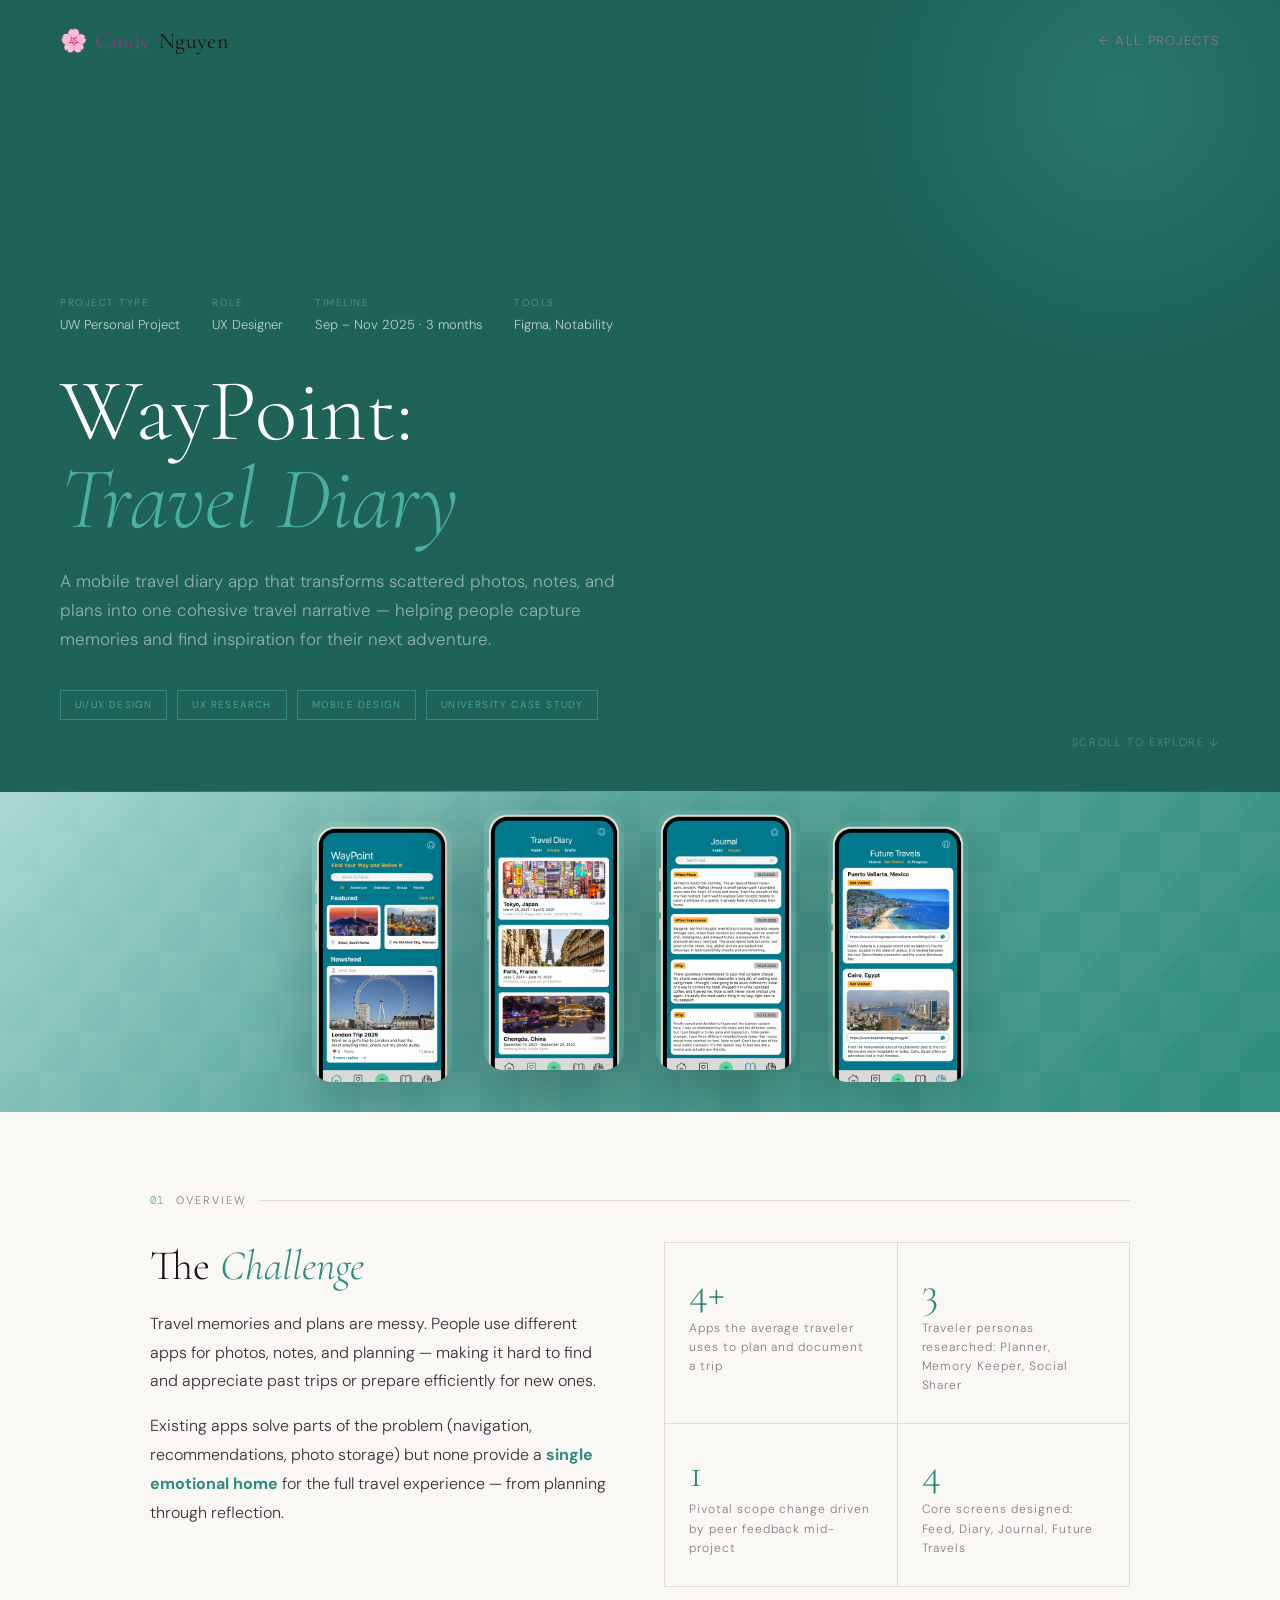
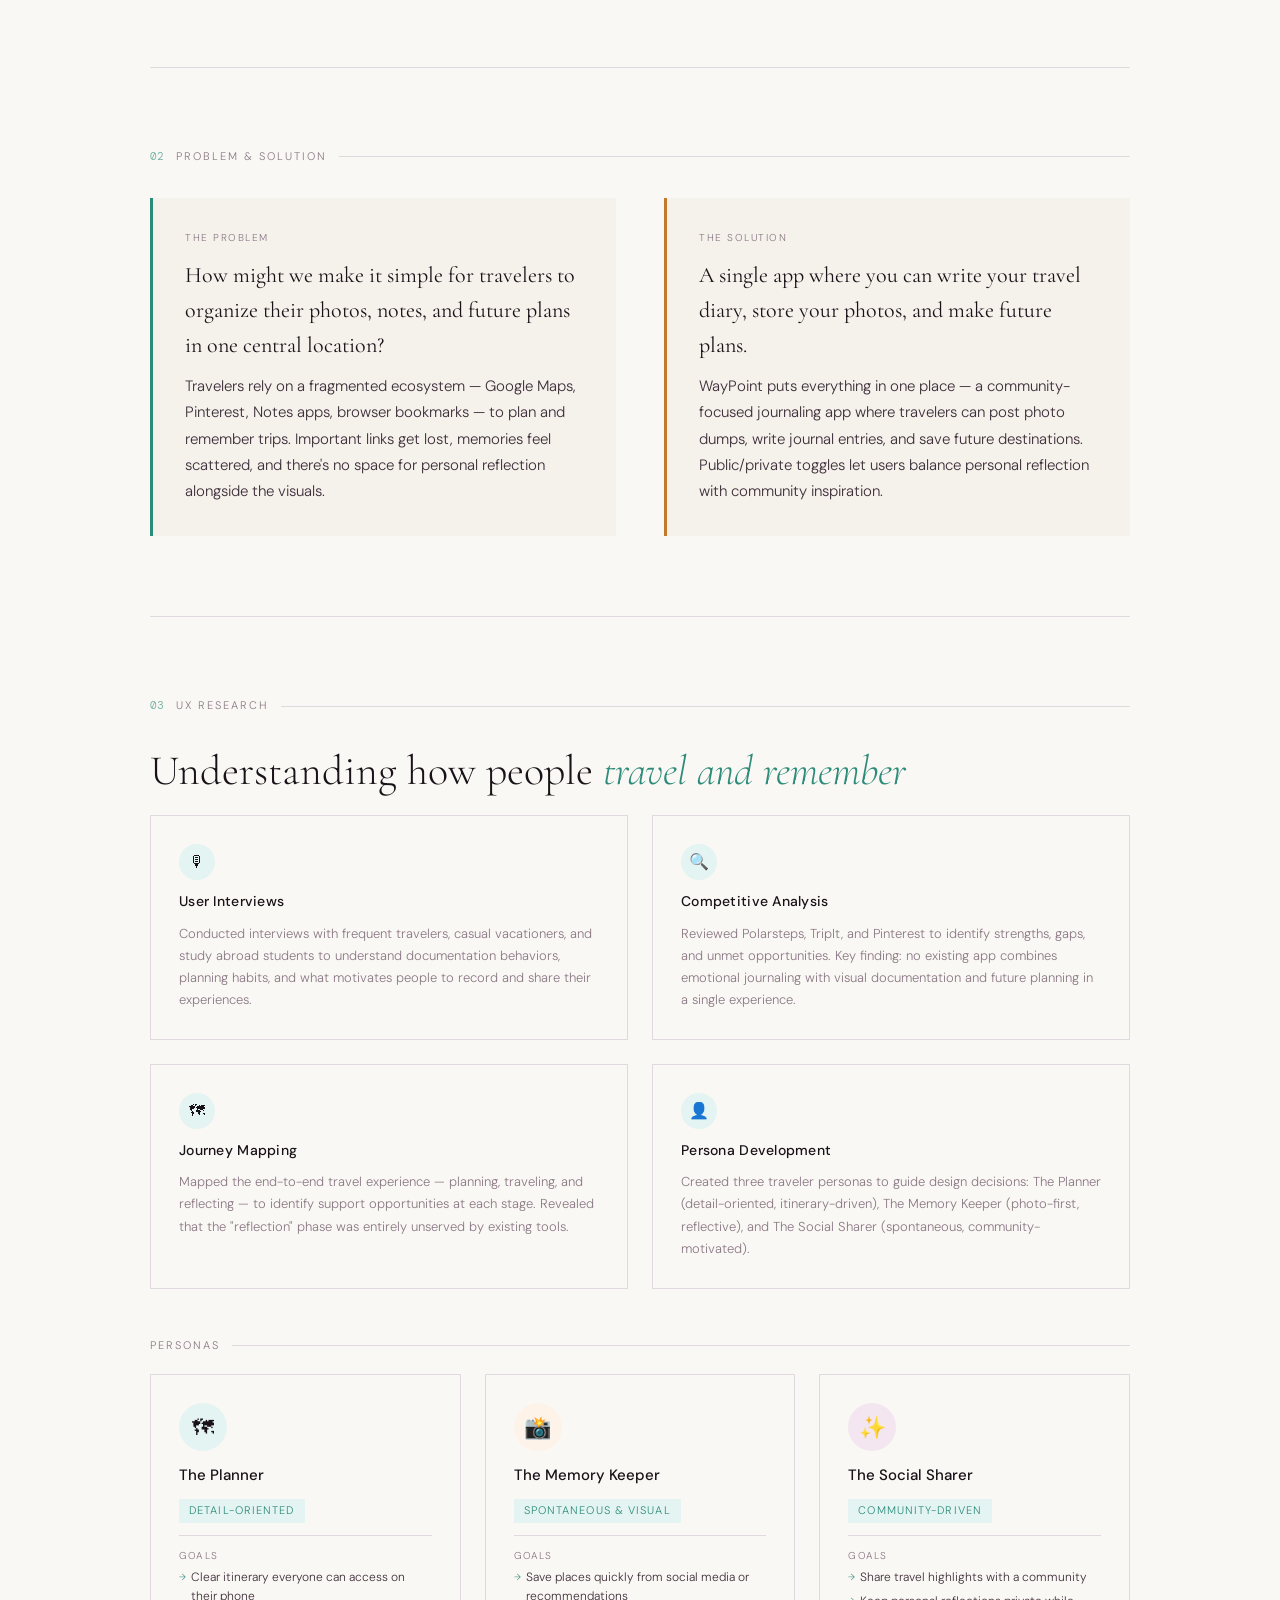
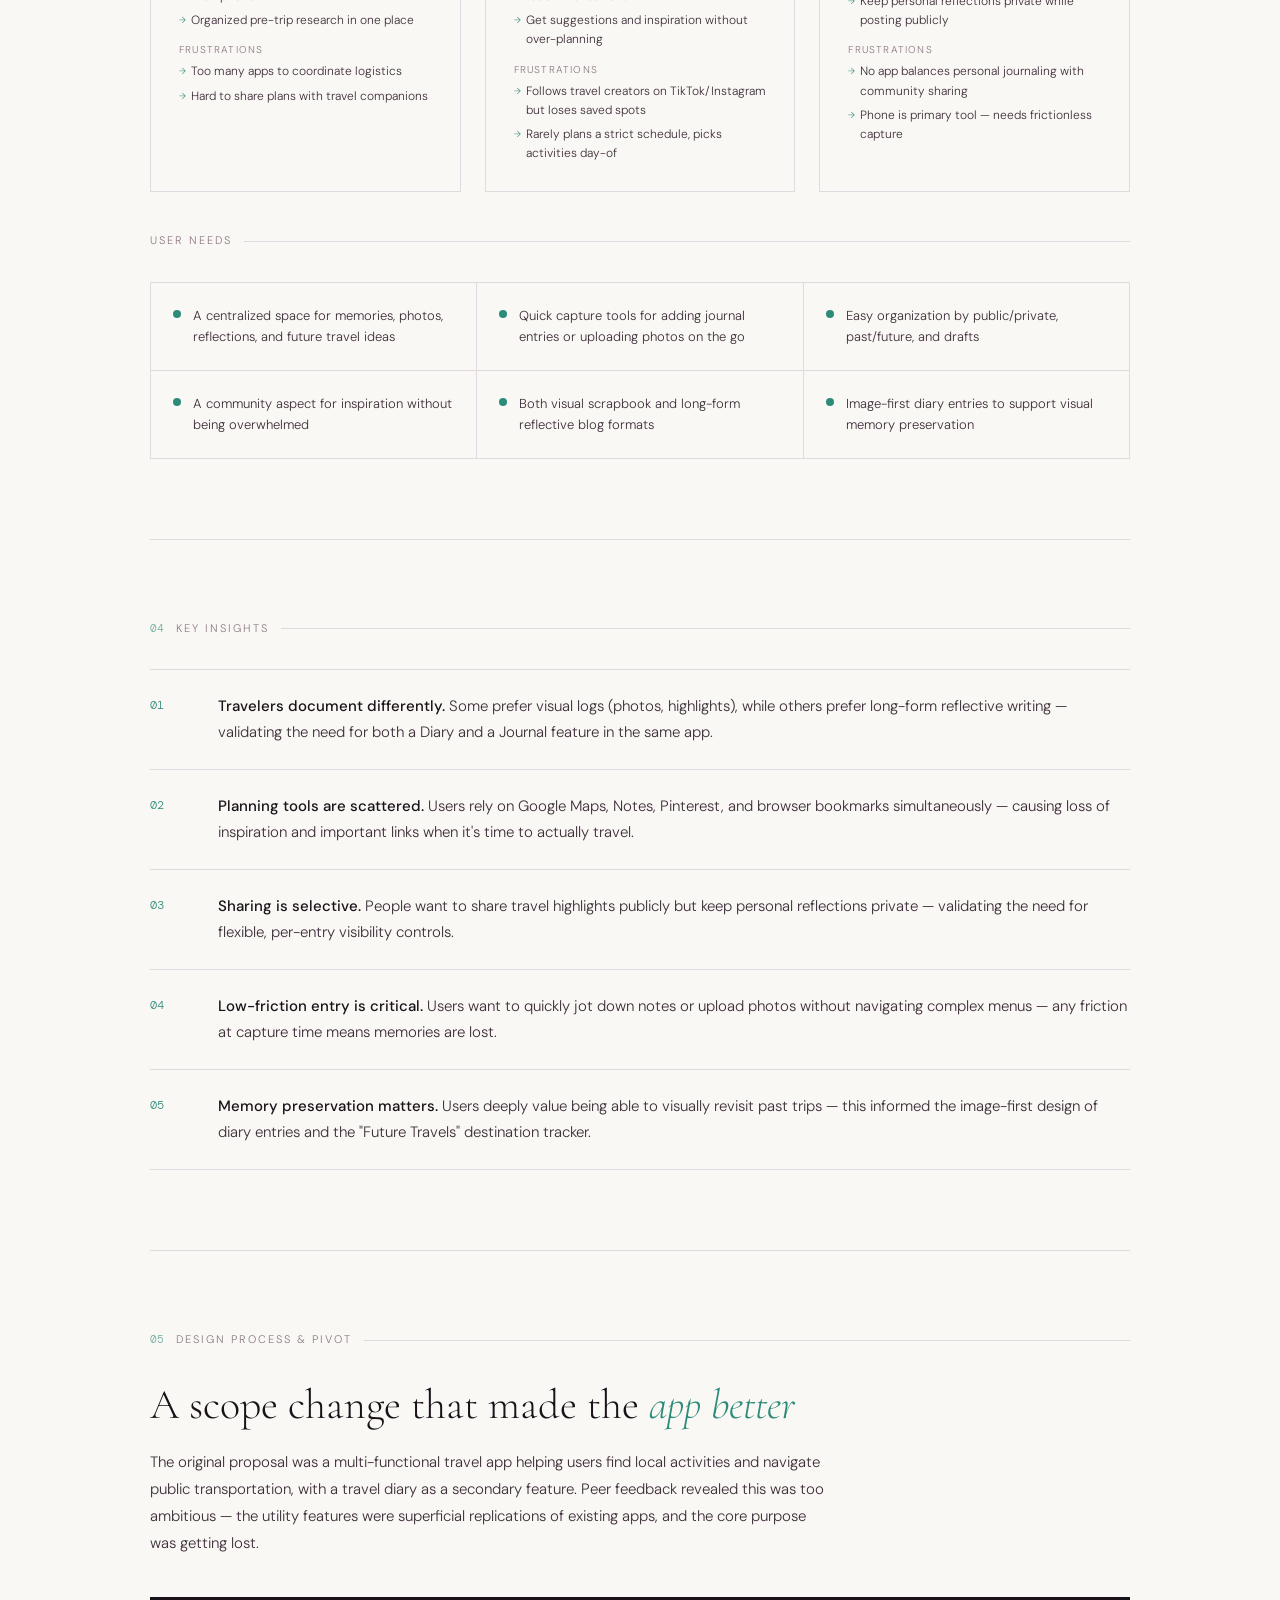
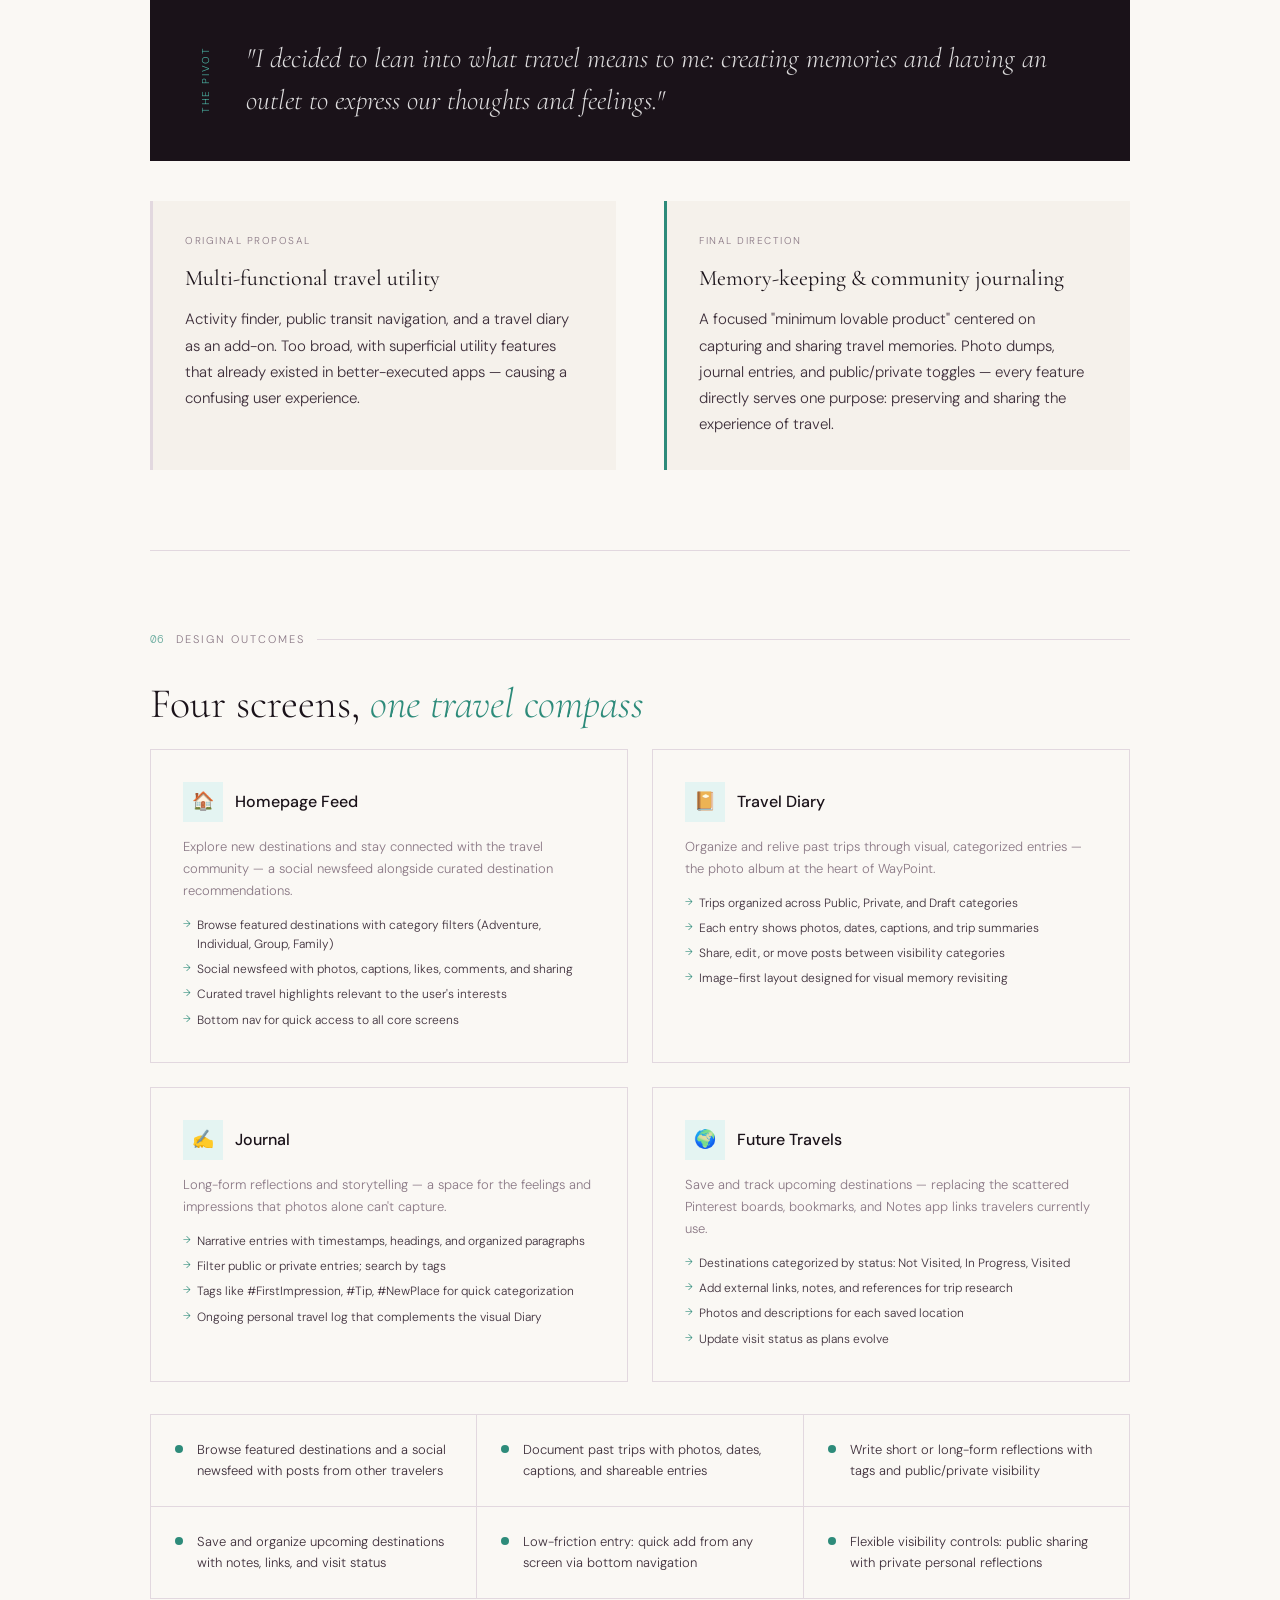
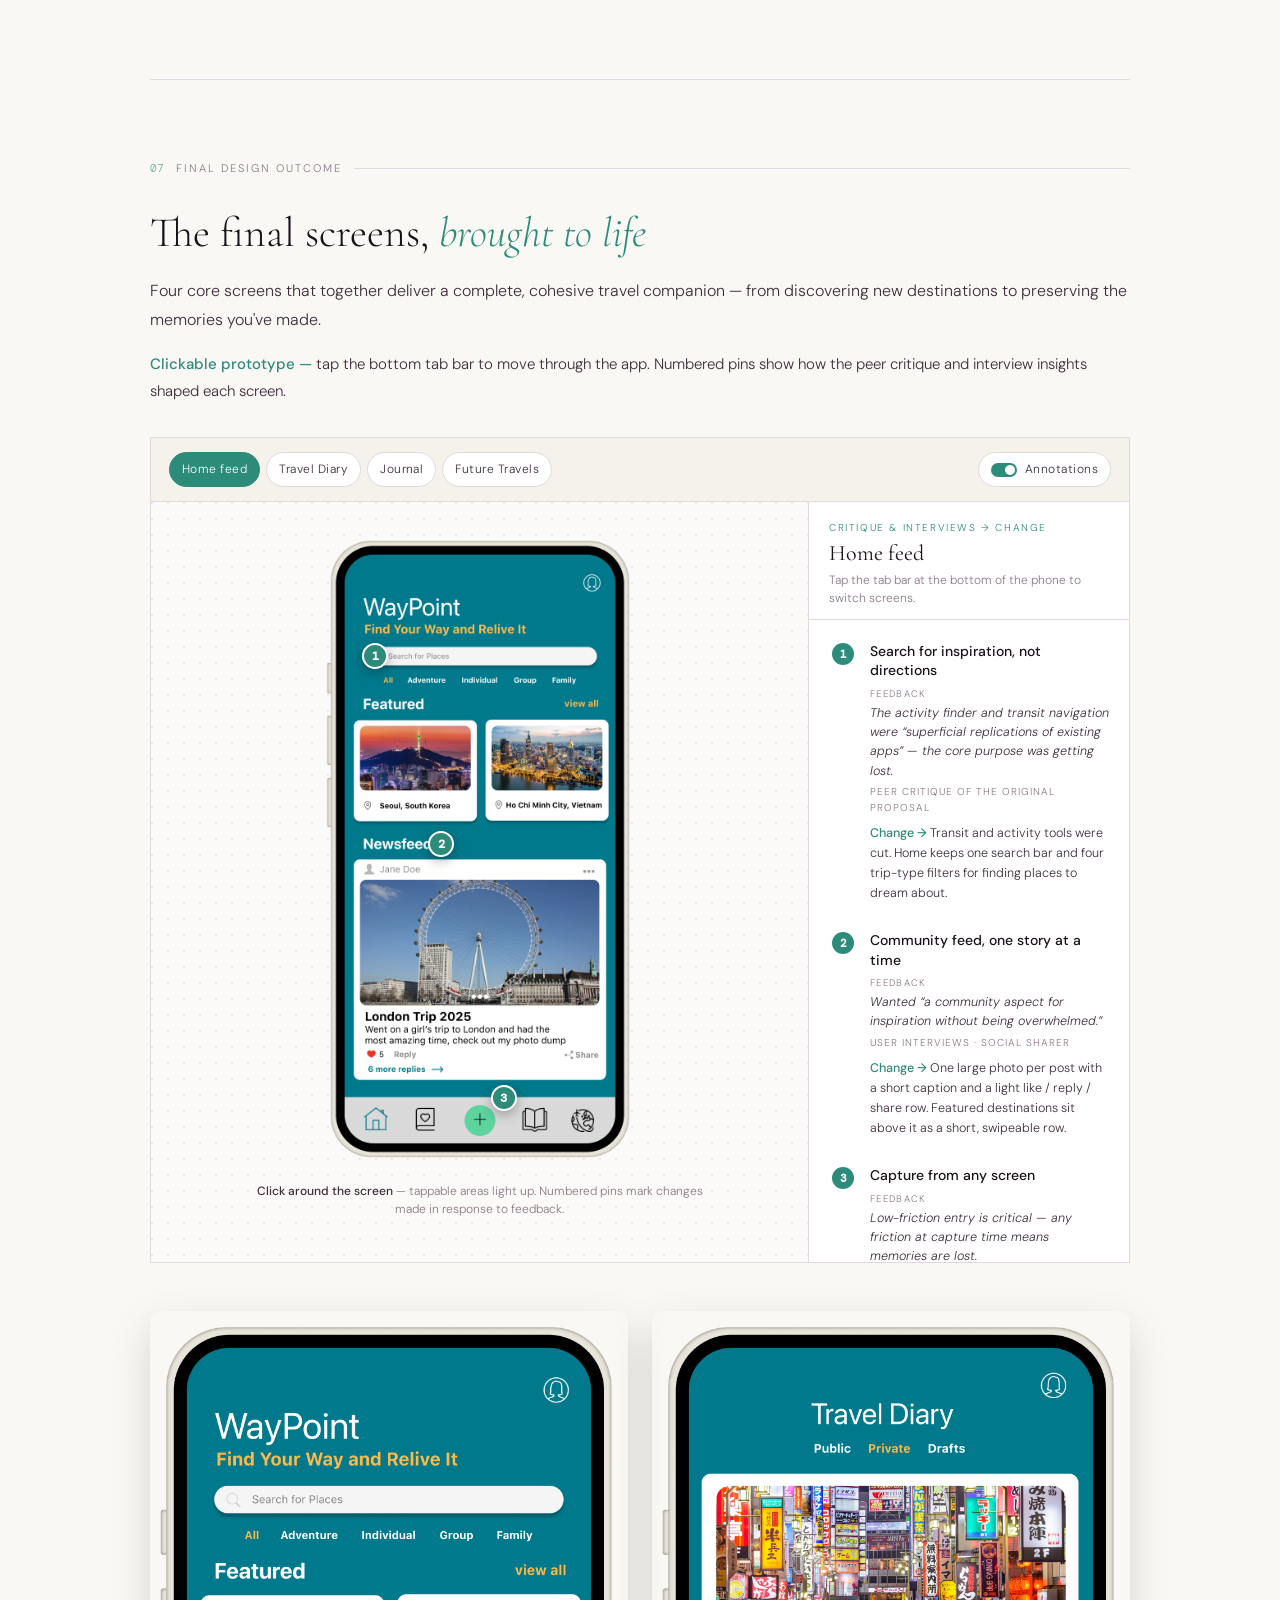
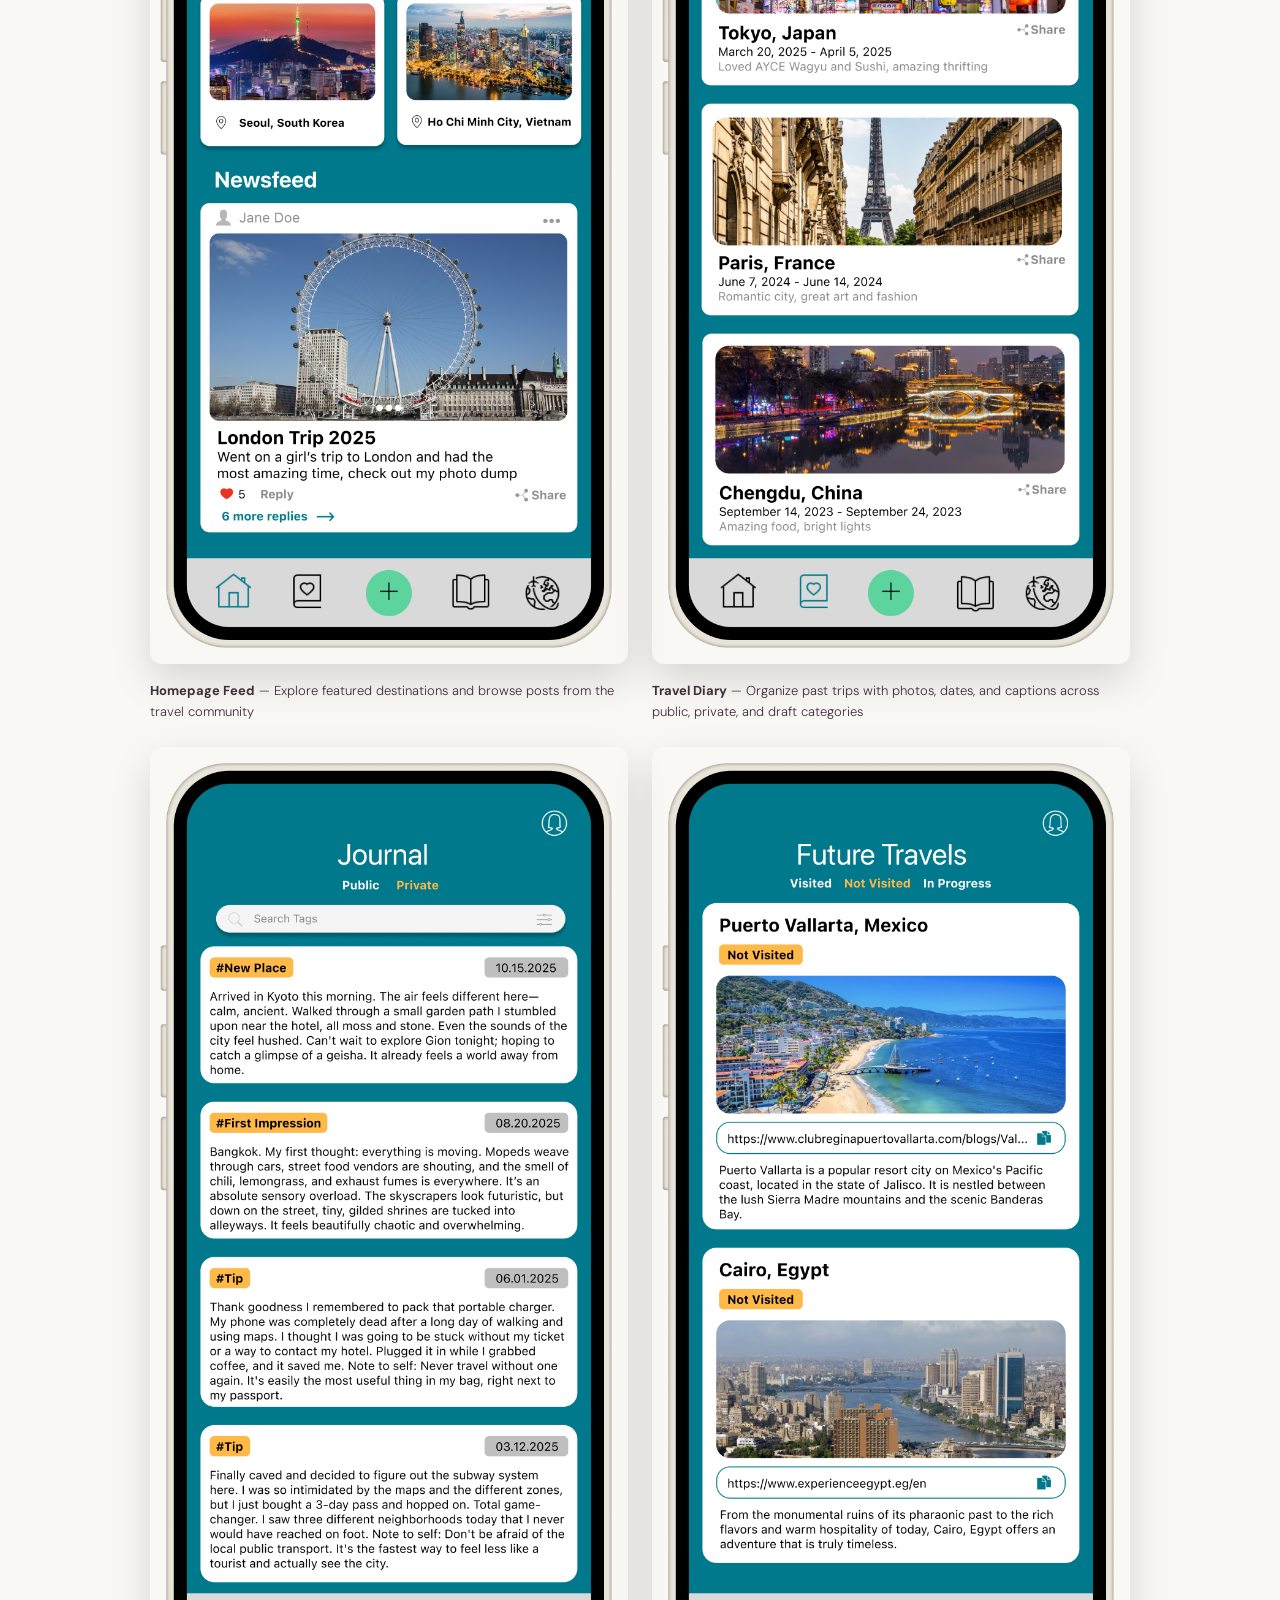
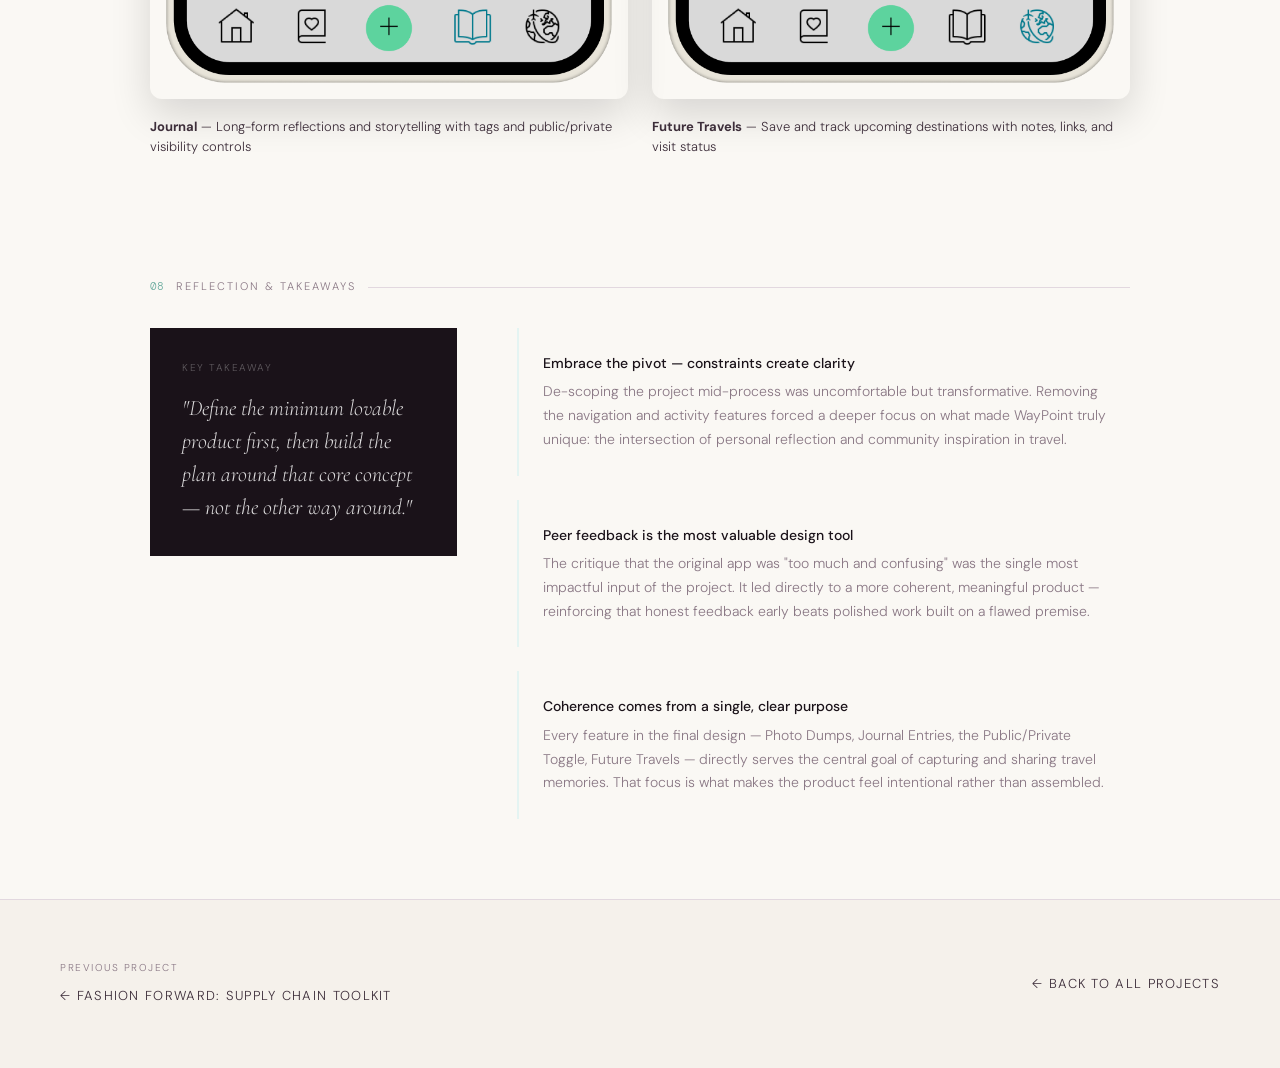
<file: Waypoint.html>
<!DOCTYPE html>
<html lang="en">
<head>
<meta charset="UTF-8">
<meta name="viewport" content="width=device-width, initial-scale=1.0">
<title>WayPoint Travel Diary — Cindy Nguyen</title>
<link rel="preconnect" href="https://fonts.googleapis.com">
<link href="https://fonts.googleapis.com/css2?family=Cormorant+Garamond:ital,wght@0,300;0,400;0,600;1,300;1,400&family=DM+Sans:wght@300;400;500&family=DM+Mono:wght@400&display=swap" rel="stylesheet">
<link rel="stylesheet" href="prototype/prototype.css">
<style>
  :root {
    --cream: #FAF8F4;
    --warm-white: #F5F1EB;
    --plum: #8B3A7E;
    --plum-light: #B05AA2;
    --plum-pale: #F3E6F1;
    --ink: #1A1219;
    --ink-soft: #3D2E3A;
    --muted: #8A7885;
    --border: #E2D8DF;
    --teal: #2D8B7A;
    --teal-light: #4AAFA0;
    --teal-pale: #E4F4F2;
    --teal-dark: #1E6258;
    --amber: #C47A2C;
  }

  *, *::before, *::after { box-sizing: border-box; margin: 0; padding: 0; }
  html { scroll-behavior: smooth; }
  body {
    background: var(--cream);
    color: var(--ink);
    font-family: 'DM Sans', sans-serif;
    font-weight: 300;
    line-height: 1.6;
    overflow-x: hidden;
  }

  /* NAV */
  nav {
    position: fixed; top: 0; left: 0; right: 0; z-index: 100;
    display: flex; align-items: center; justify-content: space-between;
    padding: 24px 60px;
    transition: background 0.4s, padding 0.4s;
  }
  nav.scrolled {
    background: rgba(250,248,244,0.92);
    backdrop-filter: blur(12px);
    padding: 16px 60px;
    border-bottom: 1px solid var(--border);
  }
  .nav-logo {
    font-family: 'Cormorant Garamond', serif;
    font-size: 22px; font-weight: 400; letter-spacing: 0.02em;
    color: var(--ink); text-decoration: none;
    display: flex; align-items: center; gap: 8px;
  }
  .nav-logo span { color: var(--plum); }
  .nav-back {
    display: flex; align-items: center; gap: 8px;
    font-size: 13px; letter-spacing: 0.1em; text-transform: uppercase;
    color: var(--muted); text-decoration: none;
    transition: color 0.2s;
  }
  .nav-back:hover { color: var(--teal); }

  /* HERO */
  .case-hero {
    min-height: 88vh;
    background: var(--teal-dark);
    display: flex; flex-direction: column; justify-content: flex-end;
    padding: 120px 60px 72px;
    position: relative; overflow: hidden;
  }
  .case-hero::before {
    content: '';
    position: absolute; top: -180px; right: -120px;
    width: 560px; height: 560px;
    background: radial-gradient(circle, rgba(74,175,160,0.25) 0%, transparent 65%);
    border-radius: 50%;
  }
  .case-hero::after {
    content: '';
    position: absolute; bottom: 0; left: 0; right: 0; height: 1px;
    background: linear-gradient(90deg, transparent, var(--teal-light), transparent);
  }
  .hero-meta {
    display: flex; gap: 32px; margin-bottom: 32px; flex-wrap: wrap;
    opacity: 0; animation: fadeUp 0.7s 0.1s forwards;
  }
  .hero-meta-item { display: flex; flex-direction: column; gap: 4px; }
  .hero-meta-label {
    font-size: 10px; letter-spacing: 0.15em; text-transform: uppercase;
    color: rgba(255,255,255,0.3);
  }
  .hero-meta-value { font-size: 13px; color: rgba(255,255,255,0.7); }
  .case-title {
    font-family: 'Cormorant Garamond', serif;
    font-size: clamp(44px, 7vw, 88px);
    font-weight: 300; line-height: 1.0;
    color: white; max-width: 820px;
    opacity: 0; animation: fadeUp 0.8s 0.25s forwards;
  }
  .case-title em { font-style: italic; color: var(--teal-light); }
  .case-tagline {
    margin-top: 24px; max-width: 580px;
    font-size: 17px; line-height: 1.7;
    color: rgba(255,255,255,0.5);
    opacity: 0; animation: fadeUp 0.8s 0.4s forwards;
  }
  .hero-tags {
    display: flex; gap: 10px; margin-top: 36px; flex-wrap: wrap;
    opacity: 0; animation: fadeUp 0.8s 0.5s forwards;
  }
  .hero-tag {
    font-size: 10px; letter-spacing: 0.12em; text-transform: uppercase;
    padding: 6px 14px; border: 1px solid rgba(74,175,160,0.5);
    color: var(--teal-light);
  }
  .scroll-hint {
    position: absolute; bottom: 40px; right: 60px;
    display: flex; align-items: center; gap: 10px;
    font-size: 11px; letter-spacing: 0.15em; text-transform: uppercase;
    color: rgba(255,255,255,0.25);
    opacity: 0; animation: fadeIn 1s 0.8s forwards;
  }

  /* MOCKUP BAR */
  .mockup-bar {
    height: 320px;
    background: linear-gradient(135deg, #A8D8D1 0%, #5BA89E 40%, #2D8B7A 100%);
    display: flex; align-items: center; justify-content: center; gap: 32px;
    position: relative; overflow: hidden;
  }
  .mockup-bar::after {
    content: '';
    position: absolute; inset: 0;
    background: url("data:image/svg+xml,%3Csvg width='80' height='80' viewBox='0 0 80 80' xmlns='http://www.w3.org/2000/svg'%3E%3Cg fill='none'%3E%3Cg fill='%23ffffff' fill-opacity='0.04'%3E%3Cpath d='M0 0h40v40H0V0zm40 40h40v40H40V40zm0-40h2l-2 2V0zm0 4l4-4h2l-6 6V4zm0 4l8-8h2L40 10V8zm0 4L52 0h2L40 14v-2zm0 4L56 0h2L40 18v-2zm0 4L60 0h2L40 22v-2z'/%3E%3C/g%3E%3C/g%3E%3C/svg%3E");
  }
  .phone-mockup {
    width: 140px; height: 260px;
    border-radius: 20px;
    box-shadow: 0 20px 60px rgba(0,0,0,0.2);
    position: relative; z-index: 1;
    overflow: hidden;
  }
  .phone-mockup.center { transform: translateY(-12px); box-shadow: 0 28px 80px rgba(0,0,0,0.3); }
  .phone-mockup img {
    width: 100%; height: 100%;
    object-fit: cover; object-position: top;
    display: block;
  }

  /* BODY */
  .body-wrap { padding: 0 60px; }
  .body-inner { max-width: 980px; margin: 0 auto; }

  /* SECTIONS */
  .section { padding: 80px 0; border-bottom: 1px solid var(--border); }
  .section:last-child { border-bottom: none; }
  .section-eyebrow {
    display: flex; align-items: center; gap: 12px; margin-bottom: 32px;
  }
  .eyebrow-num {
    font-family: 'DM Mono', monospace;
    font-size: 11px; color: var(--teal); opacity: 0.7;
  }
  .eyebrow-label {
    font-size: 11px; letter-spacing: 0.18em; text-transform: uppercase; color: var(--muted);
  }
  .eyebrow-line { flex: 1; height: 1px; background: var(--border); }
  .section-heading {
    font-family: 'Cormorant Garamond', serif;
    font-size: clamp(28px, 3.5vw, 42px);
    font-weight: 300; line-height: 1.15; color: var(--ink);
    margin-bottom: 20px;
  }
  .section-heading em { font-style: italic; color: var(--teal); }

  /* OVERVIEW */
  .overview-grid { display: grid; grid-template-columns: 1fr 1fr; gap: 48px; align-items: start; }
  .overview-body { font-size: 16px; line-height: 1.8; color: var(--ink-soft); }
  .overview-body + .overview-body { margin-top: 16px; }
  .stats-row {
    display: grid; grid-template-columns: 1fr 1fr; gap: 1px;
    background: var(--border); border: 1px solid var(--border);
  }
  .stat-box { background: var(--cream); padding: 28px 24px; display: flex; flex-direction: column; gap: 6px; }
  .stat-num {
    font-family: 'Cormorant Garamond', serif;
    font-size: 42px; font-weight: 300; line-height: 1; color: var(--teal);
  }
  .stat-label { font-size: 12px; letter-spacing: 0.08em; color: var(--muted); }

  /* PROBLEM / SOLUTION */
  .two-col { display: grid; grid-template-columns: 1fr 1fr; gap: 48px; }
  .panel { padding: 32px; background: var(--warm-white); border-left: 3px solid var(--border); }
  .panel.teal-accent { border-left-color: var(--teal); }
  .panel.amber-accent { border-left-color: var(--amber); }
  .panel-label { font-size: 10px; letter-spacing: 0.15em; text-transform: uppercase; color: var(--muted); margin-bottom: 12px; }
  .panel-heading { font-family: 'Cormorant Garamond', serif; font-size: 22px; font-weight: 400; color: var(--ink); margin-bottom: 10px; }
  .panel-text { font-size: 15px; line-height: 1.75; color: var(--ink-soft); }

  /* RESEARCH CARDS */
  .research-cols { display: grid; grid-template-columns: repeat(2, 1fr); gap: 24px; }
  .research-card {
    padding: 28px; border: 1px solid var(--border);
    background: var(--cream); display: flex; flex-direction: column; gap: 10px;
  }
  .research-icon {
    width: 36px; height: 36px; background: var(--teal-pale);
    border-radius: 50%; display: flex; align-items: center; justify-content: center;
    font-size: 16px;
  }
  .research-title { font-size: 14px; font-weight: 500; color: var(--ink); letter-spacing: 0.02em; }
  .research-body { font-size: 13px; line-height: 1.7; color: var(--muted); }

  /* PERSONAS */
  .personas-grid { display: grid; grid-template-columns: repeat(3, 1fr); gap: 24px; margin-top: 8px; }
  .persona-card {
    padding: 28px; border: 1px solid var(--border); background: var(--cream);
    display: flex; flex-direction: column; gap: 12px;
  }
  .persona-avatar {
    width: 48px; height: 48px; border-radius: 50%;
    display: flex; align-items: center; justify-content: center;
    font-size: 22px;
  }
  .persona-avatar.p1 { background: #E4F4F2; }
  .persona-avatar.p2 { background: #FEF3E8; }
  .persona-avatar.p3 { background: #F3E6F1; }
  .persona-name { font-size: 15px; font-weight: 500; color: var(--ink); }
  .persona-style {
    font-size: 11px; letter-spacing: 0.1em; text-transform: uppercase;
    color: var(--teal); padding: 3px 10px; background: var(--teal-pale);
    width: fit-content;
  }
  .persona-divider { height: 1px; background: var(--border); }
  .persona-section-label { font-size: 10px; letter-spacing: 0.12em; text-transform: uppercase; color: var(--muted); margin-bottom: 4px; }
  .persona-list { list-style: none; display: flex; flex-direction: column; gap: 5px; }
  .persona-list li {
    font-size: 12px; line-height: 1.6; color: var(--ink-soft);
    padding-left: 12px; position: relative;
  }
  .persona-list li::before { content: '→'; position: absolute; left: 0; color: var(--teal); font-size: 9px; top: 2px; }

  /* USER NEEDS */
  .needs-strip {
    display: grid; grid-template-columns: repeat(3, 1fr); gap: 1px;
    background: var(--border); border: 1px solid var(--border); margin-top: 32px;
  }
  .need-box { background: var(--cream); padding: 22px; display: flex; gap: 12px; align-items: flex-start; }
  .need-dot { width: 8px; height: 8px; border-radius: 50%; background: var(--teal); margin-top: 5px; flex-shrink: 0; }
  .need-text { font-size: 13px; line-height: 1.65; color: var(--ink-soft); }

  /* KEY INSIGHTS */
  .insights-list { display: flex; flex-direction: column; gap: 0; }
  .insight-row {
    display: grid; grid-template-columns: 48px 1fr; gap: 20px;
    padding: 24px 0; border-bottom: 1px solid var(--border); align-items: start;
  }
  .insight-row:first-child { border-top: 1px solid var(--border); }
  .insight-num { font-family: 'DM Mono', monospace; font-size: 12px; color: var(--teal); padding-top: 2px; }
  .insight-text { font-size: 15px; line-height: 1.7; color: var(--ink-soft); }
  .insight-text strong { color: var(--ink); font-weight: 500; }

  /* PIVOT CALLOUT */
  .pivot-callout {
    background: var(--ink); padding: 40px 48px;
    display: grid; grid-template-columns: auto 1fr; gap: 32px; align-items: center;
    margin: 40px 0;
  }
  .pivot-label {
    font-size: 10px; letter-spacing: 0.18em; text-transform: uppercase;
    color: var(--teal-light); writing-mode: vertical-rl; transform: rotate(180deg);
  }
  .pivot-text {
    font-family: 'Cormorant Garamond', serif;
    font-size: clamp(20px, 2.5vw, 28px); font-weight: 300; line-height: 1.5;
    color: rgba(255,255,255,0.85); font-style: italic;
  }

  /* DESIGN OUTCOMES */
  .outcomes-grid { display: grid; grid-template-columns: 1fr 1fr; gap: 24px; }
  .outcome-card {
    padding: 32px; border: 1px solid var(--border); background: var(--cream);
    display: flex; flex-direction: column; gap: 14px;
    transition: border-color 0.25s, background 0.25s;
  }
  .outcome-card:hover { border-color: var(--teal); background: var(--warm-white); }
  .outcome-header { display: flex; align-items: center; gap: 12px; }
  .outcome-icon {
    width: 40px; height: 40px; background: var(--teal-pale);
    display: flex; align-items: center; justify-content: center;
    font-size: 18px; flex-shrink: 0;
  }
  .outcome-title { font-size: 16px; font-weight: 500; color: var(--ink); }
  .outcome-body { font-size: 13px; line-height: 1.7; color: var(--muted); }
  .outcome-features { list-style: none; display: flex; flex-direction: column; gap: 6px; }
  .outcome-features li {
    font-size: 12px; color: var(--ink-soft); line-height: 1.6;
    padding-left: 14px; position: relative;
  }
  .outcome-features li::before { content: '→'; position: absolute; left: 0; color: var(--teal); font-size: 10px; }

  /* FEATURES STRIP */
  .features-strip {
    display: grid; grid-template-columns: repeat(3, 1fr); gap: 1px;
    background: var(--border); border: 1px solid var(--border); margin-top: 32px;
  }
  .feature-box { background: var(--cream); padding: 24px; display: flex; gap: 14px; align-items: flex-start; }
  .feature-dot { width: 8px; height: 8px; border-radius: 50%; background: var(--teal); margin-top: 6px; flex-shrink: 0; }
  .feature-text { font-size: 13px; line-height: 1.65; color: var(--ink-soft); }

  /* REFLECTION */
  .reflection-grid { display: grid; grid-template-columns: 1fr 2fr; gap: 60px; align-items: start; }
  .reflection-aside { padding: 32px; background: var(--ink); color: white; }
  .reflection-aside-label { font-size: 10px; letter-spacing: 0.15em; text-transform: uppercase; color: rgba(255,255,255,0.3); margin-bottom: 16px; }
  .reflection-aside-quote {
    font-family: 'Cormorant Garamond', serif;
    font-size: 22px; font-weight: 300; line-height: 1.5;
    color: rgba(255,255,255,0.85); font-style: italic;
  }
  .reflection-items { display: flex; flex-direction: column; gap: 24px; }
  .reflection-item { padding: 24px; border-left: 2px solid var(--teal-pale); }
  .reflection-item-title { font-size: 14px; font-weight: 500; color: var(--ink); margin-bottom: 6px; }
  .reflection-item-body { font-size: 14px; line-height: 1.7; color: var(--muted); }

  /* FOOTER NAV */
  .case-footer {
    background: var(--warm-white); padding: 60px;
    display: flex; justify-content: space-between; align-items: center;
    border-top: 1px solid var(--border);
  }
  .back-link {
    display: inline-flex; align-items: center; gap: 10px;
    font-size: 13px; letter-spacing: 0.1em; text-transform: uppercase;
    color: var(--ink-soft); text-decoration: none; transition: gap 0.2s, color 0.2s;
  }
  .back-link:hover { gap: 14px; color: var(--teal); }
  .next-project { text-align: right; }
  .next-label { font-size: 10px; letter-spacing: 0.15em; text-transform: uppercase; color: var(--muted); display: block; margin-bottom: 6px; }
  .next-title {
    font-family: 'Cormorant Garamond', serif;
    font-size: 24px; font-weight: 400; color: var(--ink);
    text-decoration: none; display: flex; align-items: center; gap: 10px;
    justify-content: flex-end; transition: gap 0.2s, color 0.2s;
  }
  .next-title:hover { gap: 14px; color: var(--teal); }

  /* ANIMATIONS */
  @keyframes fadeUp {
    from { opacity: 0; transform: translateY(20px); }
    to { opacity: 1; transform: translateY(0); }
  }
  @keyframes fadeIn {
    from { opacity: 0; }
    to { opacity: 1; }
  }
  .reveal {
    opacity: 0; transform: translateY(24px);
    transition: opacity 0.7s cubic-bezier(.25,.46,.45,.94), transform 0.7s cubic-bezier(.25,.46,.45,.94);
  }
  .reveal.visible { opacity: 1; transform: translateY(0); }
  .reveal-delay-1 { transition-delay: 0.1s; }
  .reveal-delay-2 { transition-delay: 0.2s; }

  /* RESPONSIVE */
  @media (max-width: 860px) {
    nav, .case-hero, .body-wrap, .case-footer { padding-left: 24px; padding-right: 24px; }
    nav.scrolled { padding-left: 24px; padding-right: 24px; }
    .case-hero { padding-top: 110px; }
    .overview-grid, .two-col, .research-cols, .outcomes-grid,
    .reflection-grid, .personas-grid, .needs-strip, .features-strip { grid-template-columns: 1fr; }
    .mockup-bar { gap: 16px; }
    .phone-mockup { width: 100px; height: 190px; }
    .phone-mockup.center { transform: translateY(-8px); }
  }
</style>
</head>
<body>

<!-- NAV -->
<nav id="nav">
  <a href="index.html" class="nav-logo">🌸 <span>Cindy</span> Nguyen</a>
  <a href="index.html#projects" class="nav-back">← All Projects</a>
</nav>

<!-- HERO -->
<div class="case-hero">
  <div class="hero-meta">
    <div class="hero-meta-item">
      <span class="hero-meta-label">Project Type</span>
      <span class="hero-meta-value">UW Personal Project</span>
    </div>
    <div class="hero-meta-item">
      <span class="hero-meta-label">Role</span>
      <span class="hero-meta-value">UX Designer</span>
    </div>
    <div class="hero-meta-item">
      <span class="hero-meta-label">Timeline</span>
      <span class="hero-meta-value">Sep – Nov 2025 · 3 months</span>
    </div>
    <div class="hero-meta-item">
      <span class="hero-meta-label">Tools</span>
      <span class="hero-meta-value">Figma, Notability</span>
    </div>
  </div>
  <h1 class="case-title">WayPoint:<br><em>Travel Diary</em></h1>
  <p class="case-tagline">A mobile travel diary app that transforms scattered photos, notes, and plans into one cohesive travel narrative — helping people capture memories and find inspiration for their next adventure.</p>
  <div class="hero-tags">
    <span class="hero-tag">UI/UX Design</span>
    <span class="hero-tag">UX Research</span>
    <span class="hero-tag">Mobile Design</span>
    <span class="hero-tag">University Case Study</span>
  </div>
  <div class="scroll-hint">Scroll to explore ↓</div>
</div>

<!-- MOCKUP BAR -->
<div class="mockup-bar">
  <div class="phone-mockup">
    <img src="img/wp-homepage.png" alt="WayPoint Homepage" />
  </div>
  <div class="phone-mockup center">
    <img src="img/wp-diary.png" alt="WayPoint Travel Diary" />
  </div>
  <div class="phone-mockup center">
    <img src="img/wp-journal.png" alt="WayPoint Journal" />
  </div>
  <div class="phone-mockup">
    <img src="img/wp-travel.png" alt="WayPoint Future Travels" />
  </div>
</div>

<!-- BODY -->
<div class="body-wrap">
<div class="body-inner">

  <!-- 01 OVERVIEW -->
  <div class="section reveal">
    <div class="section-eyebrow">
      <span class="eyebrow-num">01</span>
      <span class="eyebrow-label">Overview</span>
      <div class="eyebrow-line"></div>
    </div>
    <div class="overview-grid">
      <div>
        <h2 class="section-heading">The <em>Challenge</em></h2>
        <p class="overview-body">Travel memories and plans are messy. People use different apps for photos, notes, and planning — making it hard to find and appreciate past trips or prepare efficiently for new ones.</p>
        <p class="overview-body" style="margin-top: 16px;">Existing apps solve parts of the problem (navigation, recommendations, photo storage) but none provide a <strong style="color: var(--teal);">single emotional home</strong> for the full travel experience — from planning through reflection.</p>
      </div>
      <div class="stats-row">
        <div class="stat-box">
          <span class="stat-num">4+</span>
          <span class="stat-label">Apps the average traveler uses to plan and document a trip</span>
        </div>
        <div class="stat-box">
          <span class="stat-num">3</span>
          <span class="stat-label">Traveler personas researched: Planner, Memory Keeper, Social Sharer</span>
        </div>
        <div class="stat-box">
          <span class="stat-num">1</span>
          <span class="stat-label">Pivotal scope change driven by peer feedback mid-project</span>
        </div>
        <div class="stat-box">
          <span class="stat-num">4</span>
          <span class="stat-label">Core screens designed: Feed, Diary, Journal, Future Travels</span>
        </div>
      </div>
    </div>
  </div>

  <!-- 02 PROBLEM & SOLUTION -->
  <div class="section reveal">
    <div class="section-eyebrow">
      <span class="eyebrow-num">02</span>
      <span class="eyebrow-label">Problem &amp; Solution</span>
      <div class="eyebrow-line"></div>
    </div>
    <div class="two-col">
      <div class="panel teal-accent">
        <div class="panel-label">The Problem</div>
        <div class="panel-heading">How might we make it simple for travelers to organize their photos, notes, and future plans in one central location?</div>
        <p class="panel-text">Travelers rely on a fragmented ecosystem — Google Maps, Pinterest, Notes apps, browser bookmarks — to plan and remember trips. Important links get lost, memories feel scattered, and there's no space for personal reflection alongside the visuals.</p>
      </div>
      <div class="panel amber-accent">
        <div class="panel-label">The Solution</div>
        <div class="panel-heading">A single app where you can write your travel diary, store your photos, and make future plans.</div>
        <p class="panel-text">WayPoint puts everything in one place — a community-focused journaling app where travelers can post photo dumps, write journal entries, and save future destinations. Public/private toggles let users balance personal reflection with community inspiration.</p>
      </div>
    </div>
  </div>

  <!-- 03 RESEARCH -->
  <div class="section reveal">
    <div class="section-eyebrow">
      <span class="eyebrow-num">03</span>
      <span class="eyebrow-label">UX Research</span>
      <div class="eyebrow-line"></div>
    </div>
    <h2 class="section-heading">Understanding how people <em>travel and remember</em></h2>
    <div class="research-cols">
      <div class="research-card">
        <div class="research-icon">🎙</div>
        <div class="research-title">User Interviews</div>
        <div class="research-body">Conducted interviews with frequent travelers, casual vacationers, and study abroad students to understand documentation behaviors, planning habits, and what motivates people to record and share their experiences.</div>
      </div>
      <div class="research-card">
        <div class="research-icon">🔍</div>
        <div class="research-title">Competitive Analysis</div>
        <div class="research-body">Reviewed Polarsteps, TripIt, and Pinterest to identify strengths, gaps, and unmet opportunities. Key finding: no existing app combines emotional journaling with visual documentation and future planning in a single experience.</div>
      </div>
      <div class="research-card">
        <div class="research-icon">🗺</div>
        <div class="research-title">Journey Mapping</div>
        <div class="research-body">Mapped the end-to-end travel experience — planning, traveling, and reflecting — to identify support opportunities at each stage. Revealed that the "reflection" phase was entirely unserved by existing tools.</div>
      </div>
      <div class="research-card">
        <div class="research-icon">👤</div>
        <div class="research-title">Persona Development</div>
        <div class="research-body">Created three traveler personas to guide design decisions: The Planner (detail-oriented, itinerary-driven), The Memory Keeper (photo-first, reflective), and The Social Sharer (spontaneous, community-motivated).</div>
      </div>
    </div>

    <!-- Personas -->
    <div style="margin-top: 48px;">
      <div class="section-eyebrow" style="margin-bottom: 20px;">
        <span class="eyebrow-label">Personas</span>
        <div class="eyebrow-line"></div>
      </div>
      <div class="personas-grid">
        <div class="persona-card">
          <div class="persona-avatar p1">🗺</div>
          <div class="persona-name">The Planner</div>
          <div class="persona-style">Detail-oriented</div>
          <div class="persona-divider"></div>
          <div>
            <div class="persona-section-label">Goals</div>
            <ul class="persona-list">
              <li>Clear itinerary everyone can access on their phone</li>
              <li>Organized pre-trip research in one place</li>
            </ul>
          </div>
          <div>
            <div class="persona-section-label">Frustrations</div>
            <ul class="persona-list">
              <li>Too many apps to coordinate logistics</li>
              <li>Hard to share plans with travel companions</li>
            </ul>
          </div>
        </div>
        <div class="persona-card">
          <div class="persona-avatar p2">📸</div>
          <div class="persona-name">The Memory Keeper</div>
          <div class="persona-style">Spontaneous &amp; visual</div>
          <div class="persona-divider"></div>
          <div>
            <div class="persona-section-label">Goals</div>
            <ul class="persona-list">
              <li>Save places quickly from social media or recommendations</li>
              <li>Get suggestions and inspiration without over-planning</li>
            </ul>
          </div>
          <div>
            <div class="persona-section-label">Frustrations</div>
            <ul class="persona-list">
              <li>Follows travel creators on TikTok/Instagram but loses saved spots</li>
              <li>Rarely plans a strict schedule, picks activities day-of</li>
            </ul>
          </div>
        </div>
        <div class="persona-card">
          <div class="persona-avatar p3">✨</div>
          <div class="persona-name">The Social Sharer</div>
          <div class="persona-style">Community-driven</div>
          <div class="persona-divider"></div>
          <div>
            <div class="persona-section-label">Goals</div>
            <ul class="persona-list">
              <li>Share travel highlights with a community</li>
              <li>Keep personal reflections private while posting publicly</li>
            </ul>
          </div>
          <div>
            <div class="persona-section-label">Frustrations</div>
            <ul class="persona-list">
              <li>No app balances personal journaling with community sharing</li>
              <li>Phone is primary tool — needs frictionless capture</li>
            </ul>
          </div>
        </div>
      </div>
    </div>

    <!-- User Needs -->
    <div style="margin-top: 40px;">
      <div class="section-eyebrow" style="margin-bottom: 16px;">
        <span class="eyebrow-label">User Needs</span>
        <div class="eyebrow-line"></div>
      </div>
      <div class="needs-strip">
        <div class="need-box"><div class="need-dot"></div><span class="need-text">A centralized space for memories, photos, reflections, and future travel ideas</span></div>
        <div class="need-box"><div class="need-dot"></div><span class="need-text">Quick capture tools for adding journal entries or uploading photos on the go</span></div>
        <div class="need-box"><div class="need-dot"></div><span class="need-text">Easy organization by public/private, past/future, and drafts</span></div>
        <div class="need-box"><div class="need-dot"></div><span class="need-text">A community aspect for inspiration without being overwhelmed</span></div>
        <div class="need-box"><div class="need-dot"></div><span class="need-text">Both visual scrapbook and long-form reflective blog formats</span></div>
        <div class="need-box"><div class="need-dot"></div><span class="need-text">Image-first diary entries to support visual memory preservation</span></div>
      </div>
    </div>
  </div>

  <!-- 04 KEY INSIGHTS -->
  <div class="section reveal">
    <div class="section-eyebrow">
      <span class="eyebrow-num">04</span>
      <span class="eyebrow-label">Key Insights</span>
      <div class="eyebrow-line"></div>
    </div>
    <div class="insights-list">
      <div class="insight-row">
        <span class="insight-num">01</span>
        <p class="insight-text"><strong>Travelers document differently.</strong> Some prefer visual logs (photos, highlights), while others prefer long-form reflective writing — validating the need for both a Diary and a Journal feature in the same app.</p>
      </div>
      <div class="insight-row">
        <span class="insight-num">02</span>
        <p class="insight-text"><strong>Planning tools are scattered.</strong> Users rely on Google Maps, Notes, Pinterest, and browser bookmarks simultaneously — causing loss of inspiration and important links when it's time to actually travel.</p>
      </div>
      <div class="insight-row">
        <span class="insight-num">03</span>
        <p class="insight-text"><strong>Sharing is selective.</strong> People want to share travel highlights publicly but keep personal reflections private — validating the need for flexible, per-entry visibility controls.</p>
      </div>
      <div class="insight-row">
        <span class="insight-num">04</span>
        <p class="insight-text"><strong>Low-friction entry is critical.</strong> Users want to quickly jot down notes or upload photos without navigating complex menus — any friction at capture time means memories are lost.</p>
      </div>
      <div class="insight-row">
        <span class="insight-num">05</span>
        <p class="insight-text"><strong>Memory preservation matters.</strong> Users deeply value being able to visually revisit past trips — this informed the image-first design of diary entries and the "Future Travels" destination tracker.</p>
      </div>
    </div>
  </div>

  <!-- 05 DESIGN PROCESS -->
  <div class="section reveal">
    <div class="section-eyebrow">
      <span class="eyebrow-num">05</span>
      <span class="eyebrow-label">Design Process &amp; Pivot</span>
      <div class="eyebrow-line"></div>
    </div>
    <h2 class="section-heading">A scope change that made the <em>app better</em></h2>
    <p style="font-size: 15px; line-height: 1.8; color: var(--ink-soft); max-width: 680px; margin-bottom: 32px;">The original proposal was a multi-functional travel app helping users find local activities and navigate public transportation, with a travel diary as a secondary feature. Peer feedback revealed this was too ambitious — the utility features were superficial replications of existing apps, and the core purpose was getting lost.</p>

    <div class="pivot-callout">
      <div class="pivot-label">The Pivot</div>
      <div class="pivot-text">"I decided to lean into what travel means to me: creating memories and having an outlet to express our thoughts and feelings."</div>
    </div>

    <div class="two-col" style="margin-top: 32px;">
      <div class="panel" style="border-left-color: var(--border);">
        <div class="panel-label">Original Proposal</div>
        <div class="panel-heading">Multi-functional travel utility</div>
        <p class="panel-text">Activity finder, public transit navigation, and a travel diary as an add-on. Too broad, with superficial utility features that already existed in better-executed apps — causing a confusing user experience.</p>
      </div>
      <div class="panel teal-accent">
        <div class="panel-label">Final Direction</div>
        <div class="panel-heading">Memory-keeping &amp; community journaling</div>
        <p class="panel-text">A focused "minimum lovable product" centered on capturing and sharing travel memories. Photo dumps, journal entries, and public/private toggles — every feature directly serves one purpose: preserving and sharing the experience of travel.</p>
      </div>
    </div>
  </div>

  <!-- 06 DESIGN OUTCOMES -->
  <div class="section reveal">
    <div class="section-eyebrow">
      <span class="eyebrow-num">06</span>
      <span class="eyebrow-label">Design Outcomes</span>
      <div class="eyebrow-line"></div>
    </div>
    <h2 class="section-heading">Four screens, <em>one travel compass</em></h2>
    <div class="outcomes-grid">
      <div class="outcome-card">
        <div class="outcome-header">
          <div class="outcome-icon">🏠</div>
          <div class="outcome-title">Homepage Feed</div>
        </div>
        <div class="outcome-body">Explore new destinations and stay connected with the travel community — a social newsfeed alongside curated destination recommendations.</div>
        <ul class="outcome-features">
          <li>Browse featured destinations with category filters (Adventure, Individual, Group, Family)</li>
          <li>Social newsfeed with photos, captions, likes, comments, and sharing</li>
          <li>Curated travel highlights relevant to the user's interests</li>
          <li>Bottom nav for quick access to all core screens</li>
        </ul>
      </div>
      <div class="outcome-card">
        <div class="outcome-header">
          <div class="outcome-icon">📔</div>
          <div class="outcome-title">Travel Diary</div>
        </div>
        <div class="outcome-body">Organize and relive past trips through visual, categorized entries — the photo album at the heart of WayPoint.</div>
        <ul class="outcome-features">
          <li>Trips organized across Public, Private, and Draft categories</li>
          <li>Each entry shows photos, dates, captions, and trip summaries</li>
          <li>Share, edit, or move posts between visibility categories</li>
          <li>Image-first layout designed for visual memory revisiting</li>
        </ul>
      </div>
      <div class="outcome-card">
        <div class="outcome-header">
          <div class="outcome-icon">✍️</div>
          <div class="outcome-title">Journal</div>
        </div>
        <div class="outcome-body">Long-form reflections and storytelling — a space for the feelings and impressions that photos alone can't capture.</div>
        <ul class="outcome-features">
          <li>Narrative entries with timestamps, headings, and organized paragraphs</li>
          <li>Filter public or private entries; search by tags</li>
          <li>Tags like #FirstImpression, #Tip, #NewPlace for quick categorization</li>
          <li>Ongoing personal travel log that complements the visual Diary</li>
        </ul>
      </div>
      <div class="outcome-card">
        <div class="outcome-header">
          <div class="outcome-icon">🌍</div>
          <div class="outcome-title">Future Travels</div>
        </div>
        <div class="outcome-body">Save and track upcoming destinations — replacing the scattered Pinterest boards, bookmarks, and Notes app links travelers currently use.</div>
        <ul class="outcome-features">
          <li>Destinations categorized by status: Not Visited, In Progress, Visited</li>
          <li>Add external links, notes, and references for trip research</li>
          <li>Photos and descriptions for each saved location</li>
          <li>Update visit status as plans evolve</li>
        </ul>
      </div>
    </div>

    <div class="features-strip reveal reveal-delay-1">
      <div class="feature-box"><div class="feature-dot"></div><span class="feature-text">Browse featured destinations and a social newsfeed with posts from other travelers</span></div>
      <div class="feature-box"><div class="feature-dot"></div><span class="feature-text">Document past trips with photos, dates, captions, and shareable entries</span></div>
      <div class="feature-box"><div class="feature-dot"></div><span class="feature-text">Write short or long-form reflections with tags and public/private visibility</span></div>
      <div class="feature-box"><div class="feature-dot"></div><span class="feature-text">Save and organize upcoming destinations with notes, links, and visit status</span></div>
      <div class="feature-box"><div class="feature-dot"></div><span class="feature-text">Low-friction entry: quick add from any screen via bottom navigation</span></div>
      <div class="feature-box"><div class="feature-dot"></div><span class="feature-text">Flexible visibility controls: public sharing with private personal reflections</span></div>
    </div>
  </div>

  <!-- 07 FINAL DESIGN OUTCOME -->
  <div class="section reveal" style="border-bottom: none; padding-bottom: 40px;">
    <div class="section-eyebrow">
      <span class="eyebrow-num">07</span>
      <span class="eyebrow-label">Final Design Outcome</span>
      <div class="eyebrow-line"></div>
    </div>
    <h2 class="section-heading">The final screens, <em>brought to life</em></h2>
    <p class="overview-body" style="margin-top: 12px;">Four core screens that together deliver a complete, cohesive travel companion — from discovering new destinations to preserving the memories you've made.</p>

    <p class="overview-body" style="margin-top: 16px; font-size: 15px;"><strong style="color: var(--teal); font-weight: 500;">Clickable prototype —</strong> tap the bottom tab bar to move through the app. Numbered pins show how the peer critique and interview insights shaped each screen.</p>
    <div id="wp-prototype" style="margin-bottom: 48px;"></div>
    <div style="display: grid; grid-template-columns: repeat(2, minmax(0, 1fr)); gap: 24px; margin-top: 32px;">
      <figure style="margin:0;">
        <img src="img/wp-homepage.png" alt="WayPoint Homepage screen" style="width:100%; border-radius: 12px; box-shadow: 0 16px 40px rgba(0,0,0,0.14);" />
        <figcaption style="margin-top: 10px; font-size: 13px; color: var(--ink-soft);"><strong>Homepage Feed</strong> — Explore featured destinations and browse posts from the travel community</figcaption>
      </figure>
      <figure style="margin:0;">
        <img src="img/wp-diary.png" alt="WayPoint Travel Diary screen" style="width:100%; border-radius: 12px; box-shadow: 0 16px 40px rgba(0,0,0,0.14);" />
        <figcaption style="margin-top: 10px; font-size: 13px; color: var(--ink-soft);"><strong>Travel Diary</strong> — Organize past trips with photos, dates, and captions across public, private, and draft categories</figcaption>
      </figure>
      <figure style="margin:0;">
        <img src="img/wp-journal.png" alt="WayPoint Journal screen" style="width:100%; border-radius: 12px; box-shadow: 0 16px 40px rgba(0,0,0,0.14);" />
        <figcaption style="margin-top: 10px; font-size: 13px; color: var(--ink-soft);"><strong>Journal</strong> — Long-form reflections and storytelling with tags and public/private visibility controls</figcaption>
      </figure>
      <figure style="margin:0;">
        <img src="img/wp-travel.png" alt="WayPoint Future Travels screen" style="width:100%; border-radius: 12px; box-shadow: 0 16px 40px rgba(0,0,0,0.14);" />
        <figcaption style="margin-top: 10px; font-size: 13px; color: var(--ink-soft);"><strong>Future Travels</strong> — Save and track upcoming destinations with notes, links, and visit status</figcaption>
      </figure>
    </div>
  </div>

  <!-- 08 REFLECTION -->
  <div class="section reveal" style="border-bottom: none;">
    <div class="section-eyebrow">
      <span class="eyebrow-num">08</span>
      <span class="eyebrow-label">Reflection &amp; Takeaways</span>
      <div class="eyebrow-line"></div>
    </div>
    <div class="reflection-grid">
      <div class="reflection-aside">
        <div class="reflection-aside-label">Key Takeaway</div>
        <div class="reflection-aside-quote">"Define the minimum lovable product first, then build the plan around that core concept — not the other way around."</div>
      </div>
      <div class="reflection-items">
        <div class="reflection-item">
          <div class="reflection-item-title">Embrace the pivot — constraints create clarity</div>
          <div class="reflection-item-body">De-scoping the project mid-process was uncomfortable but transformative. Removing the navigation and activity features forced a deeper focus on what made WayPoint truly unique: the intersection of personal reflection and community inspiration in travel.</div>
        </div>
        <div class="reflection-item">
          <div class="reflection-item-title">Peer feedback is the most valuable design tool</div>
          <div class="reflection-item-body">The critique that the original app was "too much and confusing" was the single most impactful input of the project. It led directly to a more coherent, meaningful product — reinforcing that honest feedback early beats polished work built on a flawed premise.</div>
        </div>
        <div class="reflection-item">
          <div class="reflection-item-title">Coherence comes from a single, clear purpose</div>
          <div class="reflection-item-body">Every feature in the final design — Photo Dumps, Journal Entries, the Public/Private Toggle, Future Travels — directly serves the central goal of capturing and sharing travel memories. That focus is what makes the product feel intentional rather than assembled.</div>
        </div>
      </div>
    </div>
  </div>

</div><!-- end body-inner -->
</div><!-- end body-wrap -->

<!-- FOOTER NAV -->
<div class="case-footer">
  <div class="previous-project">
    <span class="next-label">Previous Project</span>
    <a href="FashionForward.html" class="back-link">← Fashion Forward: Supply Chain Toolkit</a>
  </div>
  <a href="index.html#projects" class="back-link">← Back to all projects</a>
</div>

<script>
  const nav = document.getElementById('nav');
  window.addEventListener('scroll', () => {
    nav.classList.toggle('scrolled', window.scrollY > 60);
  });
  const revealEls = document.querySelectorAll('.reveal');
  const io = new IntersectionObserver((entries) => {
    entries.forEach(e => { if (e.isIntersecting) { e.target.classList.add('visible'); io.unobserve(e.target); } });
  }, { threshold: 0.1 });
  revealEls.forEach(el => io.observe(el));
</script>

<script src="prototype/prototype.js"></script>
<script>
  // Bottom tab bar, the same on every screen (positions are % of the phone mockup)
  const wpTabBar = [
    { x: 12.4, to: 'home', label: 'Home feed' },
    { x: 28.6, to: 'diary', label: 'Travel Diary' },
    { x: 45, toast: 'Quick add opens a new photo dump or journal entry' },
    { x: 62, to: 'journal', label: 'Journal' },
    { x: 77, to: 'travel', label: 'Future Travels' },
  ].map(h => ({ y: 89.3, w: 10, h: 6.4, ...h }));

  const wpPeer = { source: 'Peer critique of the original proposal' };

  Prototype.mount(document.getElementById('wp-prototype'), {
    accent: '#2D8B7A',
    maxWidth: 320,
    kicker: 'Critique & interviews → change',
    start: 'home',
    screens: [
      {
        id: 'home', label: 'Home feed', img: 'img/wp-homepage.png', alt: 'WayPoint home feed',
        summary: 'Tap the tab bar at the bottom of the phone to switch screens.',
        hotspots: wpTabBar,
        pins: [
          {
            x: 17.4, y: 19.7, title: 'Search for inspiration, not directions',
            feedback: 'The activity finder and transit navigation were “superficial replications of existing apps” — the core purpose was getting lost.',
            ...wpPeer,
            change: 'Transit and activity tools were cut. Home keeps one search bar and four trip-type filters for finding places to dream about.',
          },
          {
            x: 38, y: 49.2, title: 'Community feed, one story at a time',
            feedback: 'Wanted “a community aspect for inspiration without being overwhelmed.”',
            source: 'User interviews · Social Sharer',
            change: 'One large photo per post with a short caption and a light like / reply / share row. Featured destinations sit above it as a short, swipeable row.',
          },
          {
            x: 57.5, y: 89, title: 'Capture from any screen',
            feedback: 'Low-friction entry is critical — any friction at capture time means memories are lost.',
            source: 'Key insight 04',
            change: 'A raised + button sits in the middle of the tab bar on every screen. The other four tabs cover only the memory-keeping features.',
          },
        ],
      },
      {
        id: 'diary', label: 'Travel Diary', img: 'img/wp-diary.png', alt: 'WayPoint travel diary',
        hotspots: wpTabBar,
        pins: [
          {
            x: 71, y: 14.4, title: 'Public, Private, and Drafts as tabs',
            feedback: 'People want to share highlights publicly but keep personal reflections private.',
            source: 'Key insight 03 · Sharing is selective',
            change: 'Visibility is the first control on the screen instead of a setting buried inside each post.',
          },
          {
            x: 15, y: 19.5, title: 'Photo-first entries',
            feedback: 'Users deeply value being able to visually revisit past trips.',
            source: 'Key insight 05 · Memory preservation',
            change: 'The photo takes about two-thirds of each card. Place, dates, and a one-line note sit underneath.',
          },
          {
            x: 73, y: 33.4, title: 'Share on every entry',
            feedback: 'Needs frictionless sharing from the phone.',
            source: 'User interviews · Social Sharer',
            change: 'A Share action on each trip card, so posting a highlight takes one tap.',
          },
        ],
      },
      {
        id: 'journal', label: 'Journal', img: 'img/wp-journal.png', alt: 'WayPoint journal',
        hotspots: wpTabBar,
        pins: [
          {
            x: 69, y: 14.5, title: 'Private by default is one tap away',
            feedback: 'Keep personal reflections private while still posting publicly.',
            source: 'User interviews · Social Sharer',
            change: 'The same Public / Private tabs as the Diary, so the visibility pattern works the same way everywhere.',
          },
          {
            x: 17.4, y: 18, title: 'Search by tag',
            feedback: 'Some travelers prefer long-form writing, and long writing needs a way to find it again.',
            source: 'Key insight 01 · Travelers document differently',
            change: 'Search plus a filter control scoped to tags, not a generic search bar.',
          },
          {
            x: 36, y: 23.2, title: 'Tags as colored chips',
            feedback: 'Users need easy ways to organize entries, and both scrapbook and long-form formats.',
            source: 'User needs',
            change: '#New Place, #First Impression, and #Tip chips in the yellow accent, with the date on the right of every card.',
          },
          {
            x: 88, y: 30.7, title: 'Words get their own space',
            feedback: 'The original app was “too much and confusing.”',
            ...wpPeer,
            change: 'Journal is a separate tab from the photo Diary, so the two ways of documenting a trip don’t crowd each other.',
          },
        ],
      },
      {
        id: 'travel', label: 'Future Travels', img: 'img/wp-travel.png', alt: 'WayPoint future travels',
        hotspots: wpTabBar,
        pins: [
          {
            x: 75, y: 14.3, title: 'Trips sorted by status',
            feedback: 'Users rely on Google Maps, Notes, Pinterest, and bookmarks at the same time.',
            source: 'Key insight 02 · Planning is scattered',
            change: 'Visited, Not Visited, and In Progress tabs turn a scattered wish list into one tracker.',
          },
          {
            x: 34, y: 21.8, title: 'Status badge on every card',
            feedback: 'Wants to save places quickly without over-planning.',
            source: 'User interviews · Memory Keeper',
            change: 'A yellow badge shows each place’s status, which updates as plans change.',
          },
          {
            x: 13.5, y: 41, title: 'The saved link lives with the place',
            feedback: 'Important links get lost when it’s time to actually travel.',
            source: 'Key insight 02 · Planning is scattered',
            change: 'Each destination stores its source link with a copy button, plus a short description.',
          },
        ],
      },
    ],
  });
</script>
</body>
</html>
</file>
<file: prototype/prototype.css>
/* Clickable prototype with feedback annotations.
   Used by every case study page — see prototype.js for the config shape. */

.pt {
  --pt-accent: #8B3A7E;
  --pt-accent-pale: color-mix(in srgb, var(--pt-accent) 10%, white);
  --pt-ink: #1A1219;
  --pt-ink-soft: #3D2E3A;
  --pt-muted: #8A7885;
  --pt-border: #E2D8DF;
  --pt-surface: #F5F1EB;
  --pt-stage-h: 600px;
  margin-top: 32px;
  border: 1px solid var(--pt-border);
  background: #fff;
  font-family: inherit;
  color: var(--pt-ink);
}

/* ── Top bar: screen tabs + controls ── */
.pt-bar {
  display: flex; flex-wrap: wrap; align-items: center; justify-content: space-between;
  gap: 12px 20px; padding: 14px 18px;
  border-bottom: 1px solid var(--pt-border);
  background: var(--pt-surface);
}
.pt-tabs { display: flex; flex-wrap: wrap; gap: 6px; }
.pt-tab, .pt-seg button, .pt-toggle {
  font: inherit; font-size: 12px; letter-spacing: 0.04em;
  padding: 7px 12px; border: 1px solid var(--pt-border); background: #fff;
  color: var(--pt-ink-soft); cursor: pointer; border-radius: 999px;
  transition: background .15s, color .15s, border-color .15s;
}
.pt-tab:hover, .pt-seg button:hover, .pt-toggle:hover { border-color: var(--pt-accent); color: var(--pt-accent); }
.pt-tab[aria-pressed="true"] { background: var(--pt-accent); border-color: var(--pt-accent); color: #fff; }
.pt-controls { display: flex; flex-wrap: wrap; align-items: center; gap: 8px; }
.pt-seg { display: inline-flex; }
.pt-seg button { border-radius: 0; }
.pt-seg button:first-child { border-radius: 999px 0 0 999px; }
.pt-seg button:last-child { border-radius: 0 999px 999px 0; margin-left: -1px; }
.pt-seg button[aria-pressed="true"] { background: var(--pt-ink); border-color: var(--pt-ink); color: #fff; }
.pt-toggle { display: inline-flex; align-items: center; gap: 8px; }
.pt-toggle .pt-switch {
  width: 26px; height: 14px; border-radius: 999px; background: var(--pt-border);
  position: relative; transition: background .15s; flex-shrink: 0;
}
.pt-toggle .pt-switch::after {
  content: ''; position: absolute; top: 2px; left: 2px; width: 10px; height: 10px;
  border-radius: 50%; background: #fff; transition: transform .15s;
}
.pt-toggle[aria-pressed="true"] .pt-switch { background: var(--pt-accent); }
.pt-toggle[aria-pressed="true"] .pt-switch::after { transform: translateX(12px); }
.pt-toggle[hidden] { display: none !important; }

/* ── Body: stage left, notes right ── */
.pt-body { display: grid; grid-template-columns: minmax(0, 1fr) 320px; }
.pt-stage {
  position: relative; padding: 28px 24px 20px;
  display: flex; flex-direction: column; align-items: center; gap: 14px;
  background:
    radial-gradient(circle at 1px 1px, rgba(0,0,0,.06) 1px, transparent 0) 0 0 / 16px 16px,
    #FBFAF8;
  border-right: 1px solid var(--pt-border);
  min-width: 0;
}
.pt-hint { font-size: 12px; color: var(--pt-muted); text-align: center; max-width: 460px; line-height: 1.5; }
.pt-hint b { color: var(--pt-ink-soft); font-weight: 500; }

/* Device frames */
.pt-device { position: relative; width: 100%; }
.pt-viewport { position: relative; overflow: hidden; }
.pt-canvas { position: relative; }
.pt-canvas > img { display: block; width: 100%; height: auto; transition: opacity .2s; }
.pt-canvas.is-loading > img { opacity: 0; }
.pt-canvas.is-loading { min-height: 240px; background: linear-gradient(90deg, #f1eeea 0%, #faf8f5 50%, #f1eeea 100%) 0 0 / 200% 100%; animation: pt-shimmer 1.2s linear infinite; }
@keyframes pt-shimmer { to { background-position: -200% 0; } }

/* Images that already include their own device bezel */
.pt-device--none { max-width: var(--pt-max, 100%); }

/* CSS phone */
.pt-device--phone {
  width: 300px; max-width: 100%; padding: 12px;
  background: #15121A; border-radius: 40px;
  box-shadow: 0 24px 60px rgba(0,0,0,.22), inset 0 0 0 2px #2c2833;
}
.pt-device--phone .pt-viewport { height: var(--pt-stage-h); border-radius: 30px; background: #fff; overflow-y: auto; overscroll-behavior: contain; scrollbar-width: none; }
.pt-device--phone .pt-viewport::-webkit-scrollbar { display: none; }

/* CSS browser window */
.pt-device--browser {
  border-radius: 10px; overflow: hidden; background: #fff;
  box-shadow: 0 20px 50px rgba(0,0,0,.16); border: 1px solid #ddd6dc;
}
.pt-browser-bar { display: flex; align-items: center; gap: 6px; padding: 9px 12px; background: #EFEBEE; border-bottom: 1px solid #ddd6dc; }
.pt-browser-bar i { width: 10px; height: 10px; border-radius: 50%; background: #d6cfd4; display: block; }
.pt-browser-bar i:nth-child(1) { background: #F2685F; }
.pt-browser-bar i:nth-child(2) { background: #F6BE4F; }
.pt-browser-bar i:nth-child(3) { background: #5FC454; }
.pt-browser-url {
  flex: 1; margin-left: 10px; padding: 4px 12px; border-radius: 6px; background: #fff;
  font-size: 11px; color: var(--pt-muted); white-space: nowrap; overflow: hidden; text-overflow: ellipsis;
}
.pt-device--browser .pt-viewport { height: var(--pt-stage-h); overflow-y: auto; overscroll-behavior: contain; }

/* Live site inside a frame (scaled so desktop layouts render at desktop width) */
.pt-canvas--iframe { height: 100%; overflow: hidden; }
.pt-device .pt-viewport:has(.pt-canvas--iframe) { overflow: hidden; }
.pt-canvas iframe { border: 0; display: block; transform-origin: 0 0; background: #fff; }

/* ── Pins ── */
.pt-pin {
  position: absolute; z-index: 3;
  width: 26px; height: 26px; margin: -13px 0 0 -13px; padding: 0;
  border-radius: 50%; border: 2px solid #fff; cursor: pointer;
  background: var(--pt-accent); color: #fff;
  font: 600 12px/22px 'DM Mono', ui-monospace, monospace; text-align: center;
  box-shadow: 0 4px 12px rgba(0,0,0,.28);
  transition: transform .15s, box-shadow .15s, opacity .2s;
}
.pt-pin::before {
  content: ''; position: absolute; inset: -6px; border-radius: 50%;
  border: 2px solid var(--pt-accent); opacity: 0;
  animation: pt-ring 2.4s ease-out infinite;
}
.pt-pin:hover, .pt-pin:focus-visible, .pt-pin.is-active { transform: scale(1.18); box-shadow: 0 0 0 4px color-mix(in srgb, var(--pt-accent) 30%, transparent), 0 6px 16px rgba(0,0,0,.3); outline: none; }
.pt-pin.is-active::before { animation-duration: 1.2s; }
@keyframes pt-ring { 0% { transform: scale(.7); opacity: .7; } 70%, 100% { transform: scale(1.5); opacity: 0; } }
.pt-device--phone .pt-pin { width: 22px; height: 22px; margin: -11px 0 0 -11px; font-size: 11px; line-height: 18px; }
.pt.no-pins .pt-pin, .pt.is-compare .pt-pin { opacity: 0; pointer-events: none; }

/* ── Hotspots ── */
.pt-hot {
  position: absolute; z-index: 2; padding: 0; border: 0; background: transparent;
  cursor: pointer; border-radius: 6px;
  transition: background .2s, box-shadow .2s;
}
.pt-hot:hover, .pt-hot:focus-visible { background: color-mix(in srgb, var(--pt-accent) 14%, transparent); box-shadow: 0 0 0 2px color-mix(in srgb, var(--pt-accent) 55%, transparent); outline: none; }
.pt-canvas.is-flash .pt-hot { background: color-mix(in srgb, var(--pt-accent) 22%, transparent); box-shadow: 0 0 0 2px var(--pt-accent); }
.pt.is-compare .pt-hot { display: none; }

/* Toast for areas that are not wired up */
.pt-toast {
  position: absolute; left: 50%; bottom: 56px; z-index: 5; transform: translate(-50%, 8px);
  background: var(--pt-ink); color: #fff; font-size: 12px; padding: 8px 14px; border-radius: 999px;
  opacity: 0; pointer-events: none; transition: opacity .2s, transform .2s; white-space: nowrap; max-width: 90%;
  overflow: hidden; text-overflow: ellipsis;
}
.pt-toast.is-on { opacity: 1; transform: translate(-50%, 0); }

/* ── Pin popover (stacked layout only) ── */
.pt-pop {
  position: absolute; z-index: 4; width: 260px; max-width: 70%;
  margin: 20px 0 0 -14px; padding: 12px 14px;
  background: var(--pt-ink); color: #fff; border-radius: 8px;
  box-shadow: 0 12px 30px rgba(0,0,0,.25); pointer-events: none;
  animation: pt-pop .16s ease-out;
}
.pt-pop.is-left { margin-left: 0; margin-right: -14px; }
.pt-pop.is-up { transform: translateY(calc(-100% - 40px)); }
.pt-pop-title { font-size: 13px; font-weight: 500; line-height: 1.4; display: flex; gap: 8px; }
.pt-pop-title span {
  flex-shrink: 0; width: 18px; height: 18px; border-radius: 50%; background: var(--pt-accent);
  font: 600 10px/18px 'DM Mono', ui-monospace, monospace; text-align: center; margin-top: 1px;
}
.pt-pop-body { font-size: 12px; line-height: 1.55; color: rgba(255,255,255,.78); margin-top: 6px; }
@keyframes pt-pop { from { opacity: 0; } to { opacity: 1; } }

/* Stacked layout: screen full width, notes as a grid below */
.pt--stack .pt-body { grid-template-columns: 1fr; }
.pt--stack .pt-stage { border-right: 0; border-bottom: 1px solid var(--pt-border); }
.pt--stack .pt-notes { max-height: none; }
.pt--stack .pt-list { display: grid; grid-template-columns: repeat(auto-fill, minmax(280px, 1fr)); overflow: visible; padding: 8px 0 16px; }

/* ── Notes panel ── */
.pt-notes { display: flex; flex-direction: column; min-width: 0; max-height: calc(var(--pt-stage-h) + 160px); }
.pt-notes-head { padding: 18px 20px 12px; border-bottom: 1px solid var(--pt-border); }
.pt-notes-kicker { font-size: 10px; letter-spacing: .16em; text-transform: uppercase; color: var(--pt-accent); }
.pt-notes-title { font-family: 'Cormorant Garamond', Georgia, serif; font-size: 22px; font-weight: 400; line-height: 1.2; margin-top: 4px; }
.pt-notes-sub { font-size: 12px; color: var(--pt-muted); margin-top: 4px; line-height: 1.5; }
.pt-compare-banner {
  margin: 12px 20px 0; padding: 10px 12px; font-size: 12px; line-height: 1.5;
  background: #FFF6E5; border-left: 3px solid #C47A2C; color: var(--pt-ink-soft);
}
.pt-list { list-style: none; margin: 0; padding: 8px 0 12px; overflow-y: auto; flex: 1; }
.pt-note {
  display: grid; grid-template-columns: 26px 1fr; gap: 12px;
  padding: 14px 20px; cursor: pointer; border-left: 3px solid transparent;
  transition: background .15s, border-color .15s;
}
.pt-note:hover, .pt-note.is-active { background: var(--pt-accent-pale); border-left-color: var(--pt-accent); }
.pt-note:focus-visible { outline: 2px solid var(--pt-accent); outline-offset: -2px; }
.pt-note-num {
  width: 22px; height: 22px; border-radius: 50%; background: var(--pt-accent); color: #fff;
  font: 600 11px/22px 'DM Mono', ui-monospace, monospace; text-align: center; margin-top: 1px;
}
.pt-note-title { font-size: 14px; font-weight: 500; color: var(--pt-ink); line-height: 1.4; }
.pt-note-fb {
  margin-top: 6px; font-size: 12.5px; line-height: 1.55; color: var(--pt-ink-soft);
  font-style: italic;
}
.pt-note-src { display: block; font-style: normal; font-size: 10px; letter-spacing: .1em; text-transform: uppercase; color: var(--pt-muted); margin-top: 3px; }
.pt-note-change { margin-top: 8px; font-size: 12.5px; line-height: 1.6; color: var(--pt-ink-soft); }
.pt-note-change b { font-weight: 500; color: var(--pt-accent); }
.pt-note-where { margin-top: 6px; font-size: 11px; color: var(--pt-muted); }
.pt-note-label { font-size: 9.5px; letter-spacing: .14em; text-transform: uppercase; color: var(--pt-muted); font-style: normal; display: block; margin-bottom: 2px; }
.pt-empty { padding: 20px; font-size: 13px; color: var(--pt-muted); line-height: 1.6; }
.pt-notes-foot { padding: 12px 20px; border-top: 1px solid var(--pt-border); font-size: 11px; color: var(--pt-muted); }
.pt-notes-foot a { color: var(--pt-accent); }

@media (max-width: 860px) {
  .pt { --pt-stage-h: 520px; }
  .pt-body { grid-template-columns: 1fr; }
  .pt-stage { border-right: 0; border-bottom: 1px solid var(--pt-border); padding: 20px 16px; }
  .pt-notes { max-height: none; }
  .pt-list { overflow: visible; }
}
@media (prefers-reduced-motion: reduce) {
  .pt-pin::before, .pt-canvas.is-loading { animation: none; }
}
</file>
